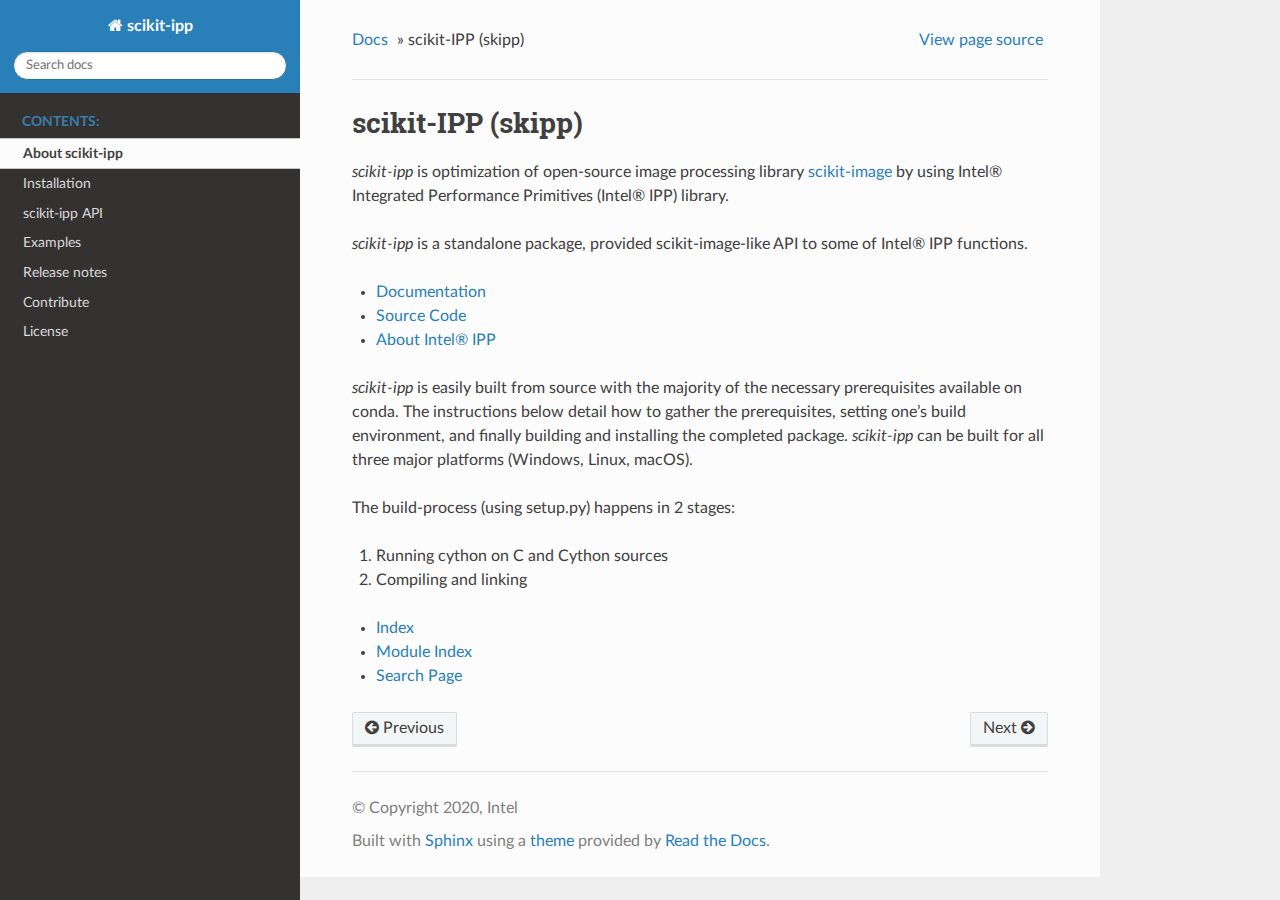
<file: index.html>
<!DOCTYPE html>
<!--[if IE 8]><html class="no-js lt-ie9" lang="en" > <![endif]-->
<!--[if gt IE 8]><!--> <html class="no-js" lang="en" > <!--<![endif]-->
<head>
  <meta charset="utf-8">
  
  <meta name="viewport" content="width=device-width, initial-scale=1.0">
  
  <title>scikit-IPP (skipp) &mdash; scikit-ipp v1.2.0 documentation</title>
  

  
  
  
  

  
  <script type="text/javascript" src="_static/js/modernizr.min.js"></script>
  
    
      <script type="text/javascript" id="documentation_options" data-url_root="./" src="_static/documentation_options.js"></script>
        <script src="_static/jquery.js"></script>
        <script src="_static/underscore.js"></script>
        <script src="_static/doctools.js"></script>
        <script src="_static/language_data.js"></script>
    
    <script type="text/javascript" src="_static/js/theme.js"></script>

    

  
  <link rel="stylesheet" href="_static/css/theme.css" type="text/css" />
  <link rel="stylesheet" href="_static/pygments.css" type="text/css" />
  <link rel="stylesheet" href="_static/gallery.css" type="text/css" />
  <link rel="stylesheet" href="_static/gallery-binder.css" type="text/css" />
  <link rel="stylesheet" href="_static/gallery-dataframe.css" type="text/css" />
    <link rel="index" title="Index" href="genindex.html" />
    <link rel="search" title="Search" href="search.html" />
    <link rel="next" title="Installation" href="installing.html" />
    <link rel="prev" title="Contents" href="contents.html" /> 
</head>

<body class="wy-body-for-nav">

   
  <div class="wy-grid-for-nav">
    
    <nav data-toggle="wy-nav-shift" class="wy-nav-side">
      <div class="wy-side-scroll">
        <div class="wy-side-nav-search" >
          

          
            <a href="contents.html" class="icon icon-home"> scikit-ipp
          

          
          </a>

          
            
            
          

          
<div role="search">
  <form id="rtd-search-form" class="wy-form" action="search.html" method="get">
    <input type="text" name="q" placeholder="Search docs" />
    <input type="hidden" name="check_keywords" value="yes" />
    <input type="hidden" name="area" value="default" />
  </form>
</div>

          
        </div>

        <div class="wy-menu wy-menu-vertical" data-spy="affix" role="navigation" aria-label="main navigation">
          
            
            
              
            
            
              <p class="caption"><span class="caption-text">Contents:</span></p>
<ul class="current">
<li class="toctree-l1 current"><a class="current reference internal" href="#">About scikit-ipp</a></li>
<li class="toctree-l1"><a class="reference internal" href="installing.html">Installation</a></li>
<li class="toctree-l1"><a class="reference internal" href="api.html">scikit-ipp API</a></li>
<li class="toctree-l1"><a class="reference internal" href="examples.html">Examples</a></li>
<li class="toctree-l1"><a class="reference internal" href="release_notes.html">Release notes</a></li>
<li class="toctree-l1"><a class="reference internal" href="contribute.html">Contribute</a></li>
<li class="toctree-l1"><a class="reference internal" href="license.html">License</a></li>
</ul>

            
          
        </div>
      </div>
    </nav>

    <section data-toggle="wy-nav-shift" class="wy-nav-content-wrap">

      
      <nav class="wy-nav-top" aria-label="top navigation">
        
          <i data-toggle="wy-nav-top" class="fa fa-bars"></i>
          <a href="contents.html">scikit-ipp</a>
        
      </nav>


      <div class="wy-nav-content">
        
        <div class="rst-content">
        
          















<div role="navigation" aria-label="breadcrumbs navigation">

  <ul class="wy-breadcrumbs">
    
      <li><a href="contents.html">Docs</a> &raquo;</li>
        
      <li>scikit-IPP (skipp)</li>
    
    
      <li class="wy-breadcrumbs-aside">
        
            
            <a href="_sources/index.rst.txt" rel="nofollow"> View page source</a>
          
        
      </li>
    
  </ul>

  
  <hr/>
</div>
          <div role="main" class="document" itemscope="itemscope" itemtype="http://schema.org/Article">
           <div itemprop="articleBody">
            
  <div class="section" id="scikit-ipp-skipp">
<h1>scikit-IPP (skipp)<a class="headerlink" href="#scikit-ipp-skipp" title="Permalink to this headline">¶</a></h1>
<p><cite>scikit-ipp</cite> is optimization of open-source image processing library <a class="reference external" href="https://scikit-image.org/">scikit-image</a> by using Intel® Integrated Performance Primitives (Intel® IPP) library.</p>
<p><cite>scikit-ipp</cite> is a standalone package, provided scikit-image-like API to some of Intel® IPP functions.</p>
<ul class="simple">
<li><p><a class="reference external" href="https://github.intel.com/pages/SAT/scikit-ipp/">Documentation</a></p></li>
<li><p><a class="reference external" href="https://github.intel.com/SAT/scikit-ipp">Source Code</a></p></li>
<li><p><a class="reference external" href="https://software.intel.com/en-us/intel-ipp">About Intel® IPP</a></p></li>
</ul>
<p><cite>scikit-ipp</cite> is easily built from source with the majority of the necessary prerequisites available on conda.  The instructions below detail how to gather the prerequisites, setting one’s build environment, and finally building and installing the completed package.  <cite>scikit-ipp</cite> can be built for all three major platforms (Windows, Linux, macOS).</p>
<p>The build-process (using setup.py) happens in 2 stages:</p>
<ol class="arabic simple">
<li><p>Running cython on C and Cython sources</p></li>
<li><p>Compiling and linking</p></li>
</ol>
<ul class="simple">
<li><p><a class="reference internal" href="genindex.html"><span class="std std-ref">Index</span></a></p></li>
<li><p><a class="reference internal" href="py-modindex.html"><span class="std std-ref">Module Index</span></a></p></li>
<li><p><a class="reference internal" href="search.html"><span class="std std-ref">Search Page</span></a></p></li>
</ul>
</div>


           </div>
           
          </div>
          <footer>
  
    <div class="rst-footer-buttons" role="navigation" aria-label="footer navigation">
      
        <a href="installing.html" class="btn btn-neutral float-right" title="Installation" accesskey="n" rel="next">Next <span class="fa fa-arrow-circle-right"></span></a>
      
      
        <a href="contents.html" class="btn btn-neutral float-left" title="Contents" accesskey="p" rel="prev"><span class="fa fa-arrow-circle-left"></span> Previous</a>
      
    </div>
  

  <hr/>

  <div role="contentinfo">
    <p>
        &copy; Copyright 2020, Intel

    </p>
  </div>
  Built with <a href="http://sphinx-doc.org/">Sphinx</a> using a <a href="https://github.com/rtfd/sphinx_rtd_theme">theme</a> provided by <a href="https://readthedocs.org">Read the Docs</a>. 

</footer>

        </div>
      </div>

    </section>

  </div>
  


  <script type="text/javascript">
      jQuery(function () {
          SphinxRtdTheme.Navigation.enable(true);
      });
  </script>

  
  
    
   

</body>
</html>
</file>
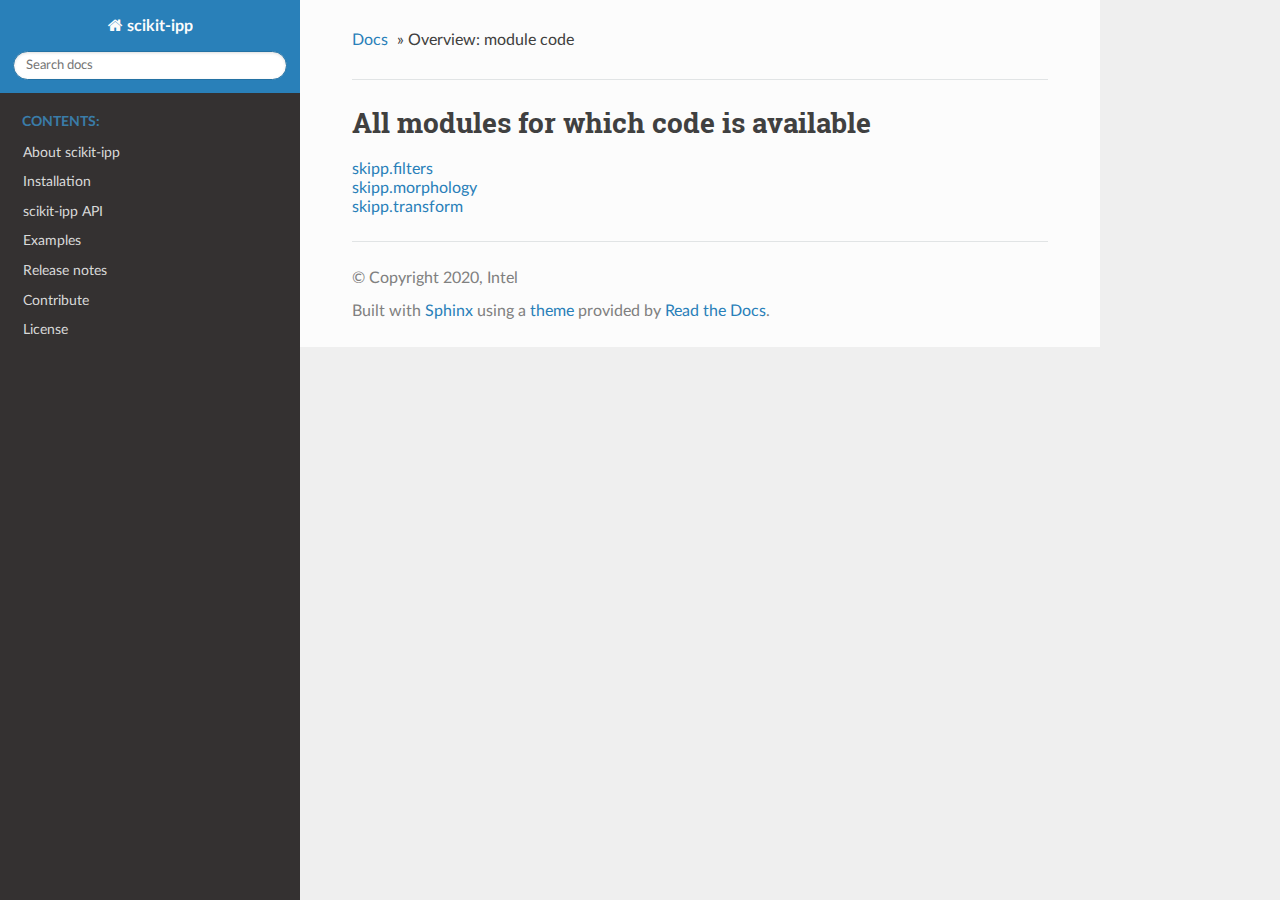
<file: _modules/index.html>
<!DOCTYPE html>
<!--[if IE 8]><html class="no-js lt-ie9" lang="en" > <![endif]-->
<!--[if gt IE 8]><!--> <html class="no-js" lang="en" > <!--<![endif]-->
<head>
  <meta charset="utf-8">
  
  <meta name="viewport" content="width=device-width, initial-scale=1.0">
  
  <title>Overview: module code &mdash; scikit-ipp v1.2.0 documentation</title>
  

  
  
  
  

  
  <script type="text/javascript" src="../_static/js/modernizr.min.js"></script>
  
    
      <script type="text/javascript" id="documentation_options" data-url_root="../" src="../_static/documentation_options.js"></script>
        <script src="../_static/jquery.js"></script>
        <script src="../_static/underscore.js"></script>
        <script src="../_static/doctools.js"></script>
        <script src="../_static/language_data.js"></script>
    
    <script type="text/javascript" src="../_static/js/theme.js"></script>

    

  
  <link rel="stylesheet" href="../_static/css/theme.css" type="text/css" />
  <link rel="stylesheet" href="../_static/pygments.css" type="text/css" />
  <link rel="stylesheet" href="../_static/gallery.css" type="text/css" />
  <link rel="stylesheet" href="../_static/gallery-binder.css" type="text/css" />
  <link rel="stylesheet" href="../_static/gallery-dataframe.css" type="text/css" />
    <link rel="index" title="Index" href="../genindex.html" />
    <link rel="search" title="Search" href="../search.html" /> 
</head>

<body class="wy-body-for-nav">

   
  <div class="wy-grid-for-nav">
    
    <nav data-toggle="wy-nav-shift" class="wy-nav-side">
      <div class="wy-side-scroll">
        <div class="wy-side-nav-search" >
          

          
            <a href="../contents.html" class="icon icon-home"> scikit-ipp
          

          
          </a>

          
            
            
          

          
<div role="search">
  <form id="rtd-search-form" class="wy-form" action="../search.html" method="get">
    <input type="text" name="q" placeholder="Search docs" />
    <input type="hidden" name="check_keywords" value="yes" />
    <input type="hidden" name="area" value="default" />
  </form>
</div>

          
        </div>

        <div class="wy-menu wy-menu-vertical" data-spy="affix" role="navigation" aria-label="main navigation">
          
            
            
              
            
            
              <p class="caption"><span class="caption-text">Contents:</span></p>
<ul>
<li class="toctree-l1"><a class="reference internal" href="../index.html">About scikit-ipp</a></li>
<li class="toctree-l1"><a class="reference internal" href="../installing.html">Installation</a></li>
<li class="toctree-l1"><a class="reference internal" href="../api.html">scikit-ipp API</a></li>
<li class="toctree-l1"><a class="reference internal" href="../examples.html">Examples</a></li>
<li class="toctree-l1"><a class="reference internal" href="../release_notes.html">Release notes</a></li>
<li class="toctree-l1"><a class="reference internal" href="../contribute.html">Contribute</a></li>
<li class="toctree-l1"><a class="reference internal" href="../license.html">License</a></li>
</ul>

            
          
        </div>
      </div>
    </nav>

    <section data-toggle="wy-nav-shift" class="wy-nav-content-wrap">

      
      <nav class="wy-nav-top" aria-label="top navigation">
        
          <i data-toggle="wy-nav-top" class="fa fa-bars"></i>
          <a href="../contents.html">scikit-ipp</a>
        
      </nav>


      <div class="wy-nav-content">
        
        <div class="rst-content">
        
          















<div role="navigation" aria-label="breadcrumbs navigation">

  <ul class="wy-breadcrumbs">
    
      <li><a href="../contents.html">Docs</a> &raquo;</li>
        
      <li>Overview: module code</li>
    
    
      <li class="wy-breadcrumbs-aside">
        
      </li>
    
  </ul>

  
  <hr/>
</div>
          <div role="main" class="document" itemscope="itemscope" itemtype="http://schema.org/Article">
           <div itemprop="articleBody">
            
  <h1>All modules for which code is available</h1>
<ul><li><a href="skipp/filters.html">skipp.filters</a></li>
<li><a href="skipp/morphology.html">skipp.morphology</a></li>
<li><a href="skipp/transform.html">skipp.transform</a></li>
</ul>

           </div>
           
          </div>
          <footer>
  

  <hr/>

  <div role="contentinfo">
    <p>
        &copy; Copyright 2020, Intel

    </p>
  </div>
  Built with <a href="http://sphinx-doc.org/">Sphinx</a> using a <a href="https://github.com/rtfd/sphinx_rtd_theme">theme</a> provided by <a href="https://readthedocs.org">Read the Docs</a>. 

</footer>

        </div>
      </div>

    </section>

  </div>
  


  <script type="text/javascript">
      jQuery(function () {
          SphinxRtdTheme.Navigation.enable(true);
      });
  </script>

  
  
    
   

</body>
</html>
</file>
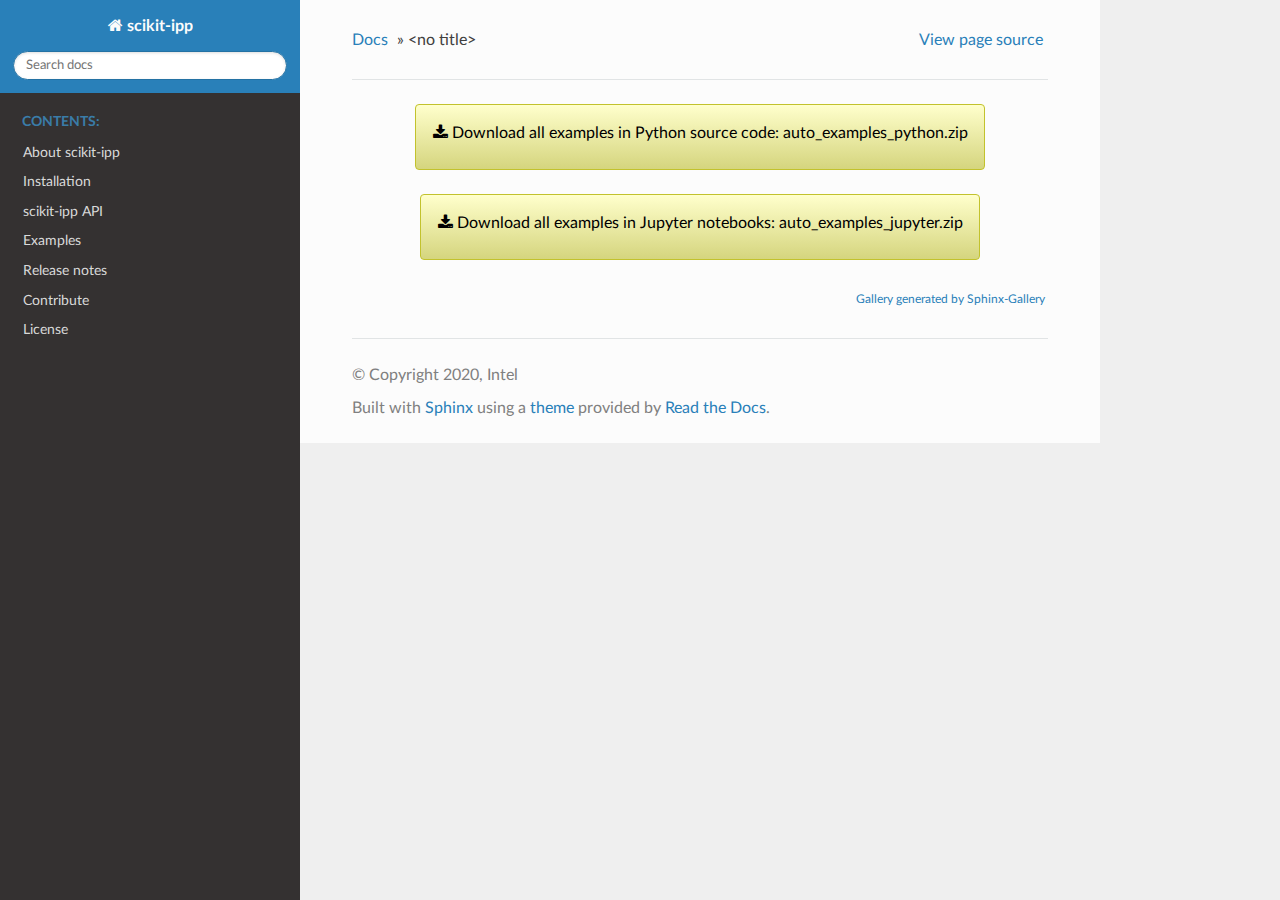
<file: auto_examples/index.html>
<!DOCTYPE html>
<!--[if IE 8]><html class="no-js lt-ie9" lang="en" > <![endif]-->
<!--[if gt IE 8]><!--> <html class="no-js" lang="en" > <!--<![endif]-->
<head>
  <meta charset="utf-8">
  
  <meta name="viewport" content="width=device-width, initial-scale=1.0">
  
  <title>&lt;no title&gt; &mdash; scikit-ipp v1.2.0 documentation</title>
  

  
  
  
  

  
  <script type="text/javascript" src="../_static/js/modernizr.min.js"></script>
  
    
      <script type="text/javascript" id="documentation_options" data-url_root="../" src="../_static/documentation_options.js"></script>
        <script src="../_static/jquery.js"></script>
        <script src="../_static/underscore.js"></script>
        <script src="../_static/doctools.js"></script>
        <script src="../_static/language_data.js"></script>
    
    <script type="text/javascript" src="../_static/js/theme.js"></script>

    

  
  <link rel="stylesheet" href="../_static/css/theme.css" type="text/css" />
  <link rel="stylesheet" href="../_static/pygments.css" type="text/css" />
  <link rel="stylesheet" href="../_static/gallery.css" type="text/css" />
  <link rel="stylesheet" href="../_static/gallery-binder.css" type="text/css" />
  <link rel="stylesheet" href="../_static/gallery-dataframe.css" type="text/css" />
    <link rel="index" title="Index" href="../genindex.html" />
    <link rel="search" title="Search" href="../search.html" /> 
</head>

<body class="wy-body-for-nav">

   
  <div class="wy-grid-for-nav">
    
    <nav data-toggle="wy-nav-shift" class="wy-nav-side">
      <div class="wy-side-scroll">
        <div class="wy-side-nav-search" >
          

          
            <a href="../contents.html" class="icon icon-home"> scikit-ipp
          

          
          </a>

          
            
            
          

          
<div role="search">
  <form id="rtd-search-form" class="wy-form" action="../search.html" method="get">
    <input type="text" name="q" placeholder="Search docs" />
    <input type="hidden" name="check_keywords" value="yes" />
    <input type="hidden" name="area" value="default" />
  </form>
</div>

          
        </div>

        <div class="wy-menu wy-menu-vertical" data-spy="affix" role="navigation" aria-label="main navigation">
          
            
            
              
            
            
              <p class="caption"><span class="caption-text">Contents:</span></p>
<ul>
<li class="toctree-l1"><a class="reference internal" href="../index.html">About scikit-ipp</a></li>
<li class="toctree-l1"><a class="reference internal" href="../installing.html">Installation</a></li>
<li class="toctree-l1"><a class="reference internal" href="../api.html">scikit-ipp API</a></li>
<li class="toctree-l1"><a class="reference internal" href="../examples.html">Examples</a></li>
<li class="toctree-l1"><a class="reference internal" href="../release_notes.html">Release notes</a></li>
<li class="toctree-l1"><a class="reference internal" href="../contribute.html">Contribute</a></li>
<li class="toctree-l1"><a class="reference internal" href="../license.html">License</a></li>
</ul>

            
          
        </div>
      </div>
    </nav>

    <section data-toggle="wy-nav-shift" class="wy-nav-content-wrap">

      
      <nav class="wy-nav-top" aria-label="top navigation">
        
          <i data-toggle="wy-nav-top" class="fa fa-bars"></i>
          <a href="../contents.html">scikit-ipp</a>
        
      </nav>


      <div class="wy-nav-content">
        
        <div class="rst-content">
        
          















<div role="navigation" aria-label="breadcrumbs navigation">

  <ul class="wy-breadcrumbs">
    
      <li><a href="../contents.html">Docs</a> &raquo;</li>
        
      <li>&lt;no title&gt;</li>
    
    
      <li class="wy-breadcrumbs-aside">
        
            
            <a href="../_sources/auto_examples/index.rst.txt" rel="nofollow"> View page source</a>
          
        
      </li>
    
  </ul>

  
  <hr/>
</div>
          <div role="main" class="document" itemscope="itemscope" itemtype="http://schema.org/Article">
           <div itemprop="articleBody">
            
  <div class="sphx-glr-clear"></div><div class="sphx-glr-footer class sphx-glr-footer-gallery docutils container">
<div class="sphx-glr-download sphx-glr-download-python docutils container">
<p><a class="reference download internal" download="" href="../_downloads/d6992ae48c94a0f0f563f556a3c10388/auto_examples_python.zip"><code class="xref download docutils literal notranslate"><span class="pre">Download</span> <span class="pre">all</span> <span class="pre">examples</span> <span class="pre">in</span> <span class="pre">Python</span> <span class="pre">source</span> <span class="pre">code:</span> <span class="pre">auto_examples_python.zip</span></code></a></p>
</div>
<div class="sphx-glr-download sphx-glr-download-jupyter docutils container">
<p><a class="reference download internal" download="" href="../_downloads/915e29e1ef49af1fe7651b06f716f9c9/auto_examples_jupyter.zip"><code class="xref download docutils literal notranslate"><span class="pre">Download</span> <span class="pre">all</span> <span class="pre">examples</span> <span class="pre">in</span> <span class="pre">Jupyter</span> <span class="pre">notebooks:</span> <span class="pre">auto_examples_jupyter.zip</span></code></a></p>
</div>
</div>
<p class="sphx-glr-signature"><a class="reference external" href="https://sphinx-gallery.github.io">Gallery generated by Sphinx-Gallery</a></p>


           </div>
           
          </div>
          <footer>
  

  <hr/>

  <div role="contentinfo">
    <p>
        &copy; Copyright 2020, Intel

    </p>
  </div>
  Built with <a href="http://sphinx-doc.org/">Sphinx</a> using a <a href="https://github.com/rtfd/sphinx_rtd_theme">theme</a> provided by <a href="https://readthedocs.org">Read the Docs</a>. 

</footer>

        </div>
      </div>

    </section>

  </div>
  


  <script type="text/javascript">
      jQuery(function () {
          SphinxRtdTheme.Navigation.enable(true);
      });
  </script>

  
  
    
   

</body>
</html>
</file>
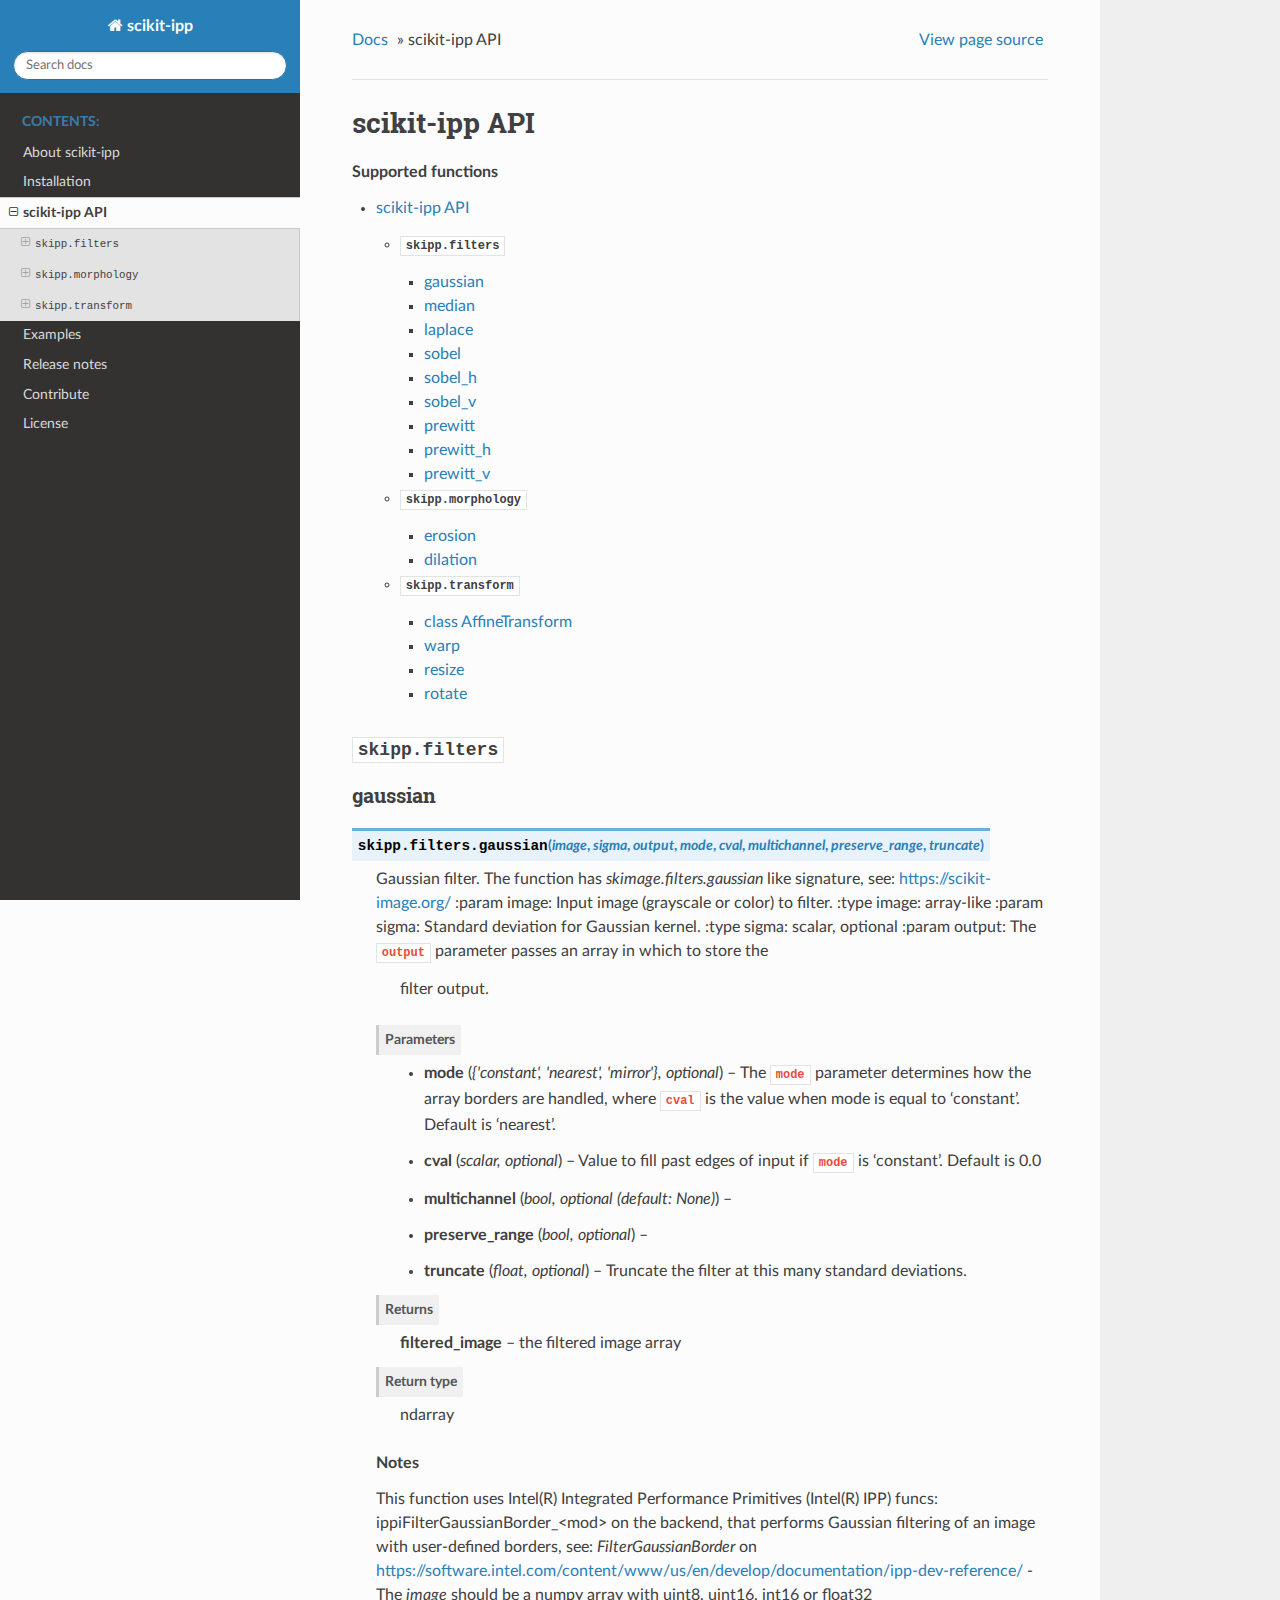
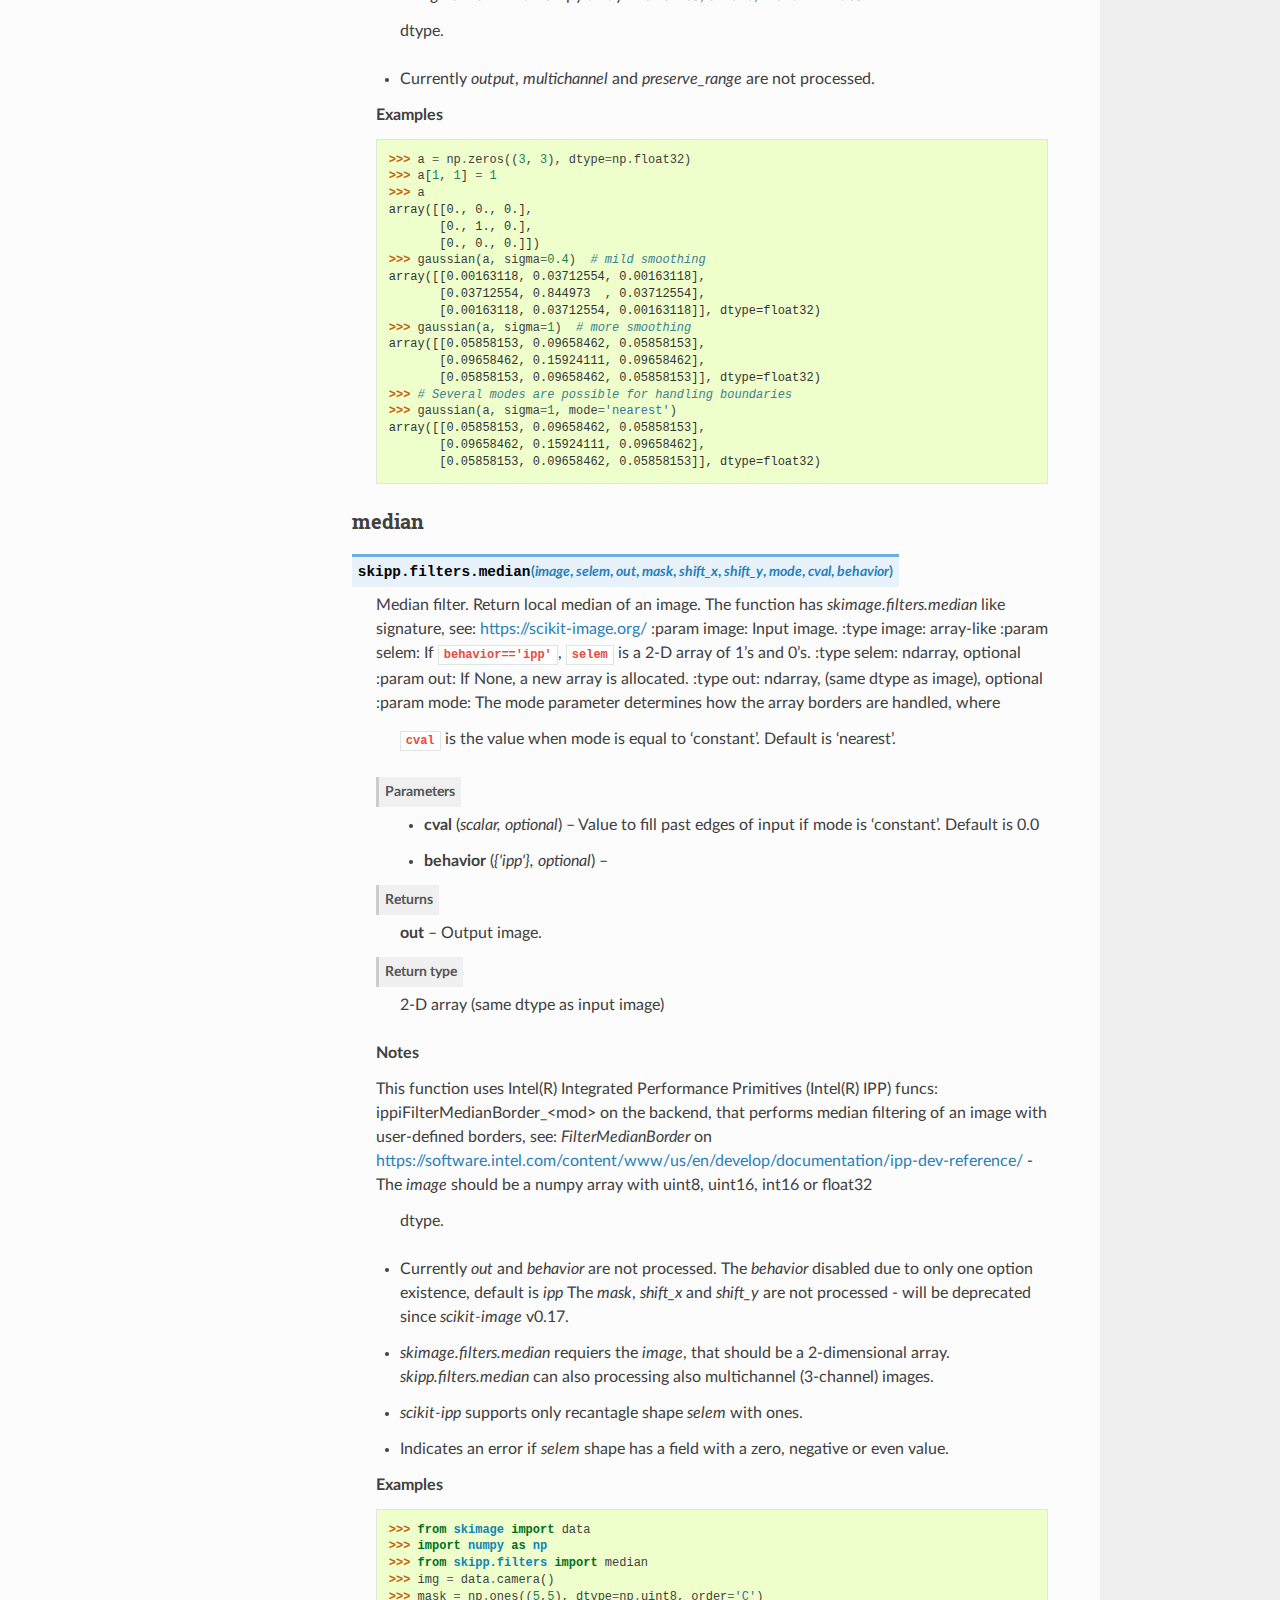
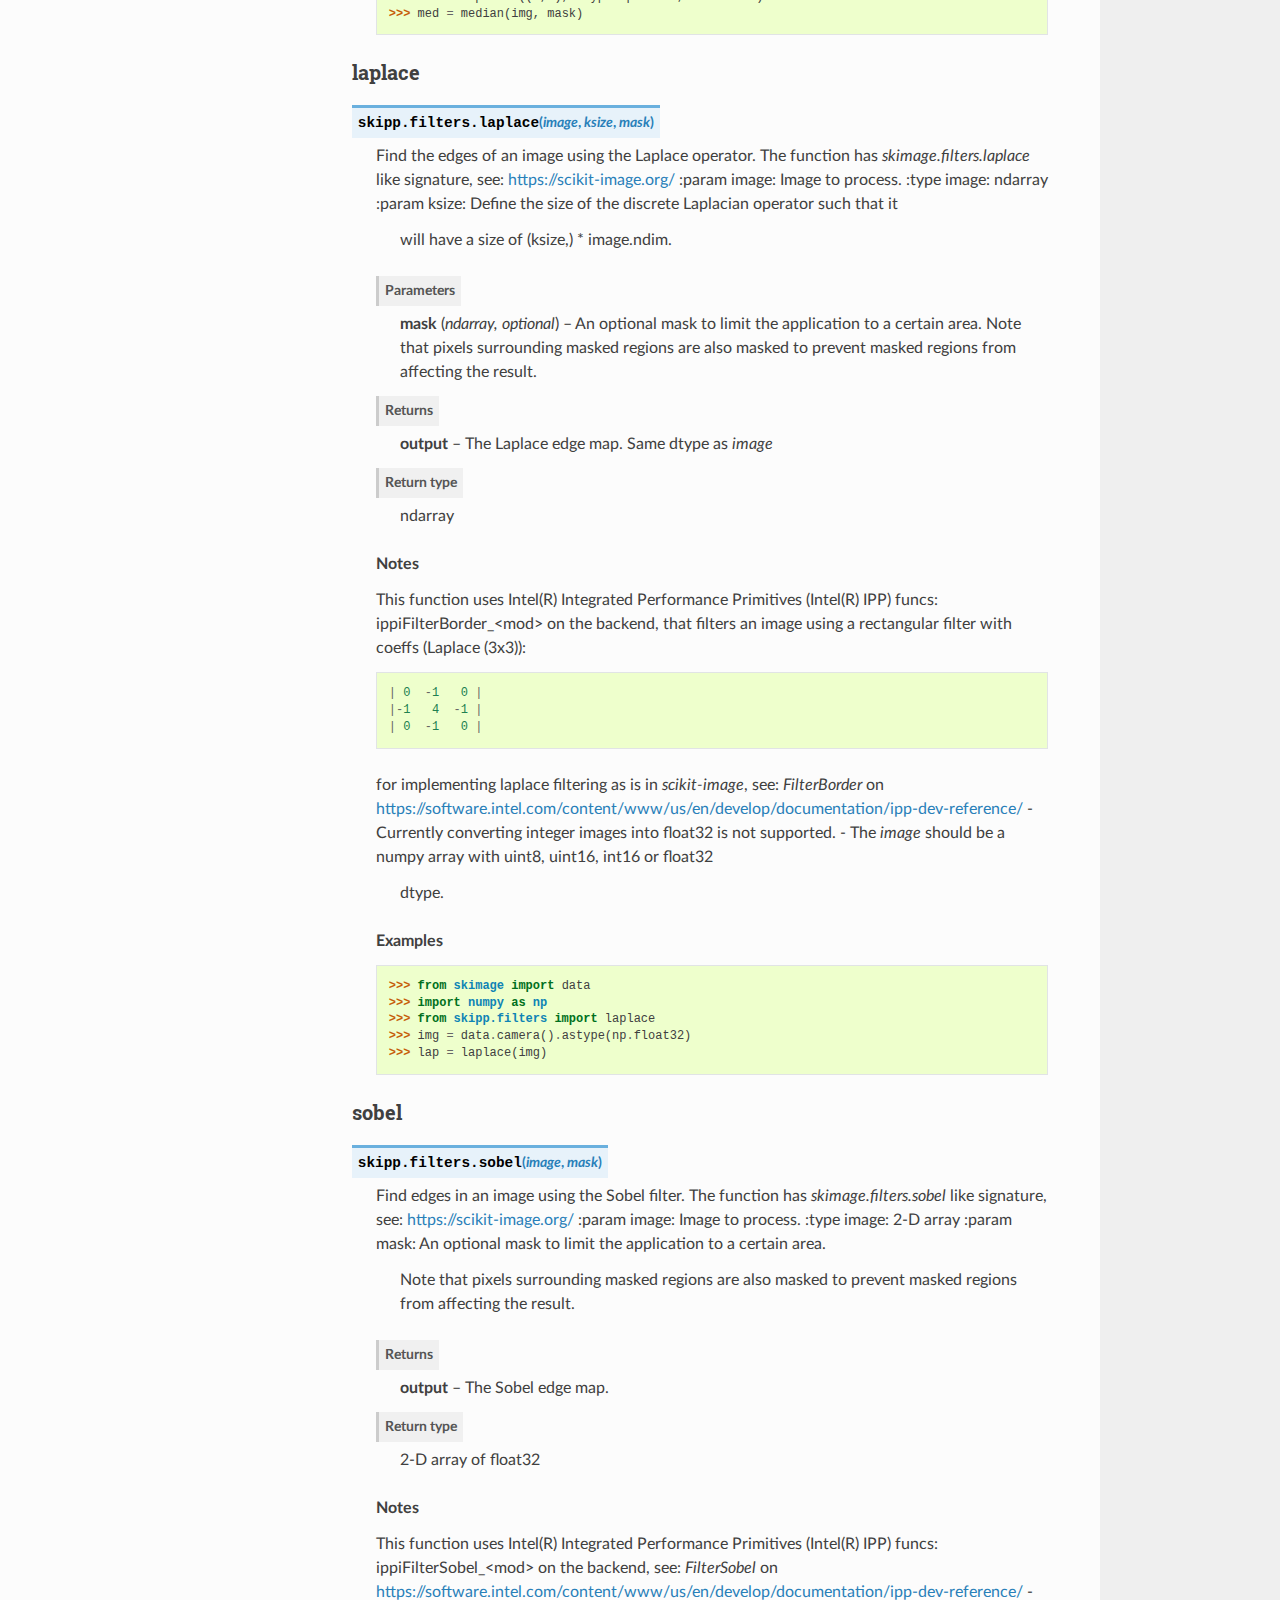
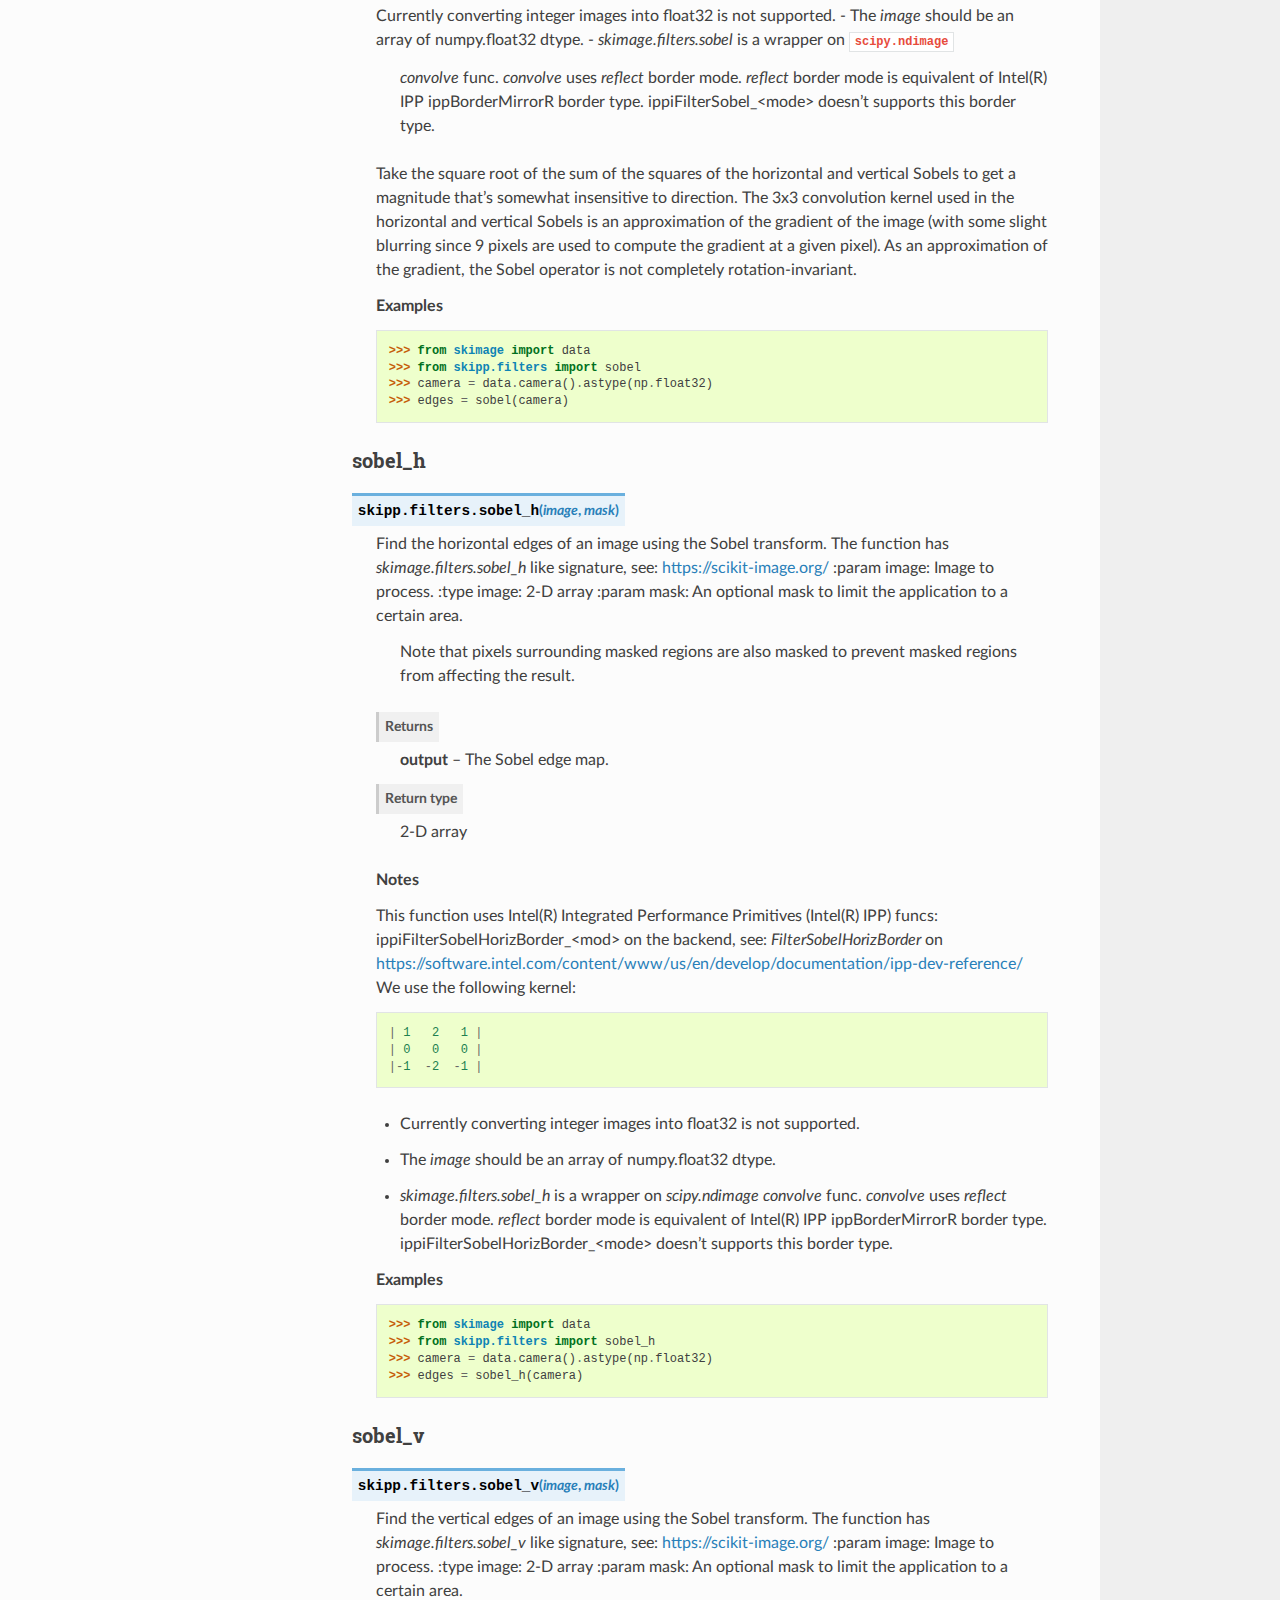
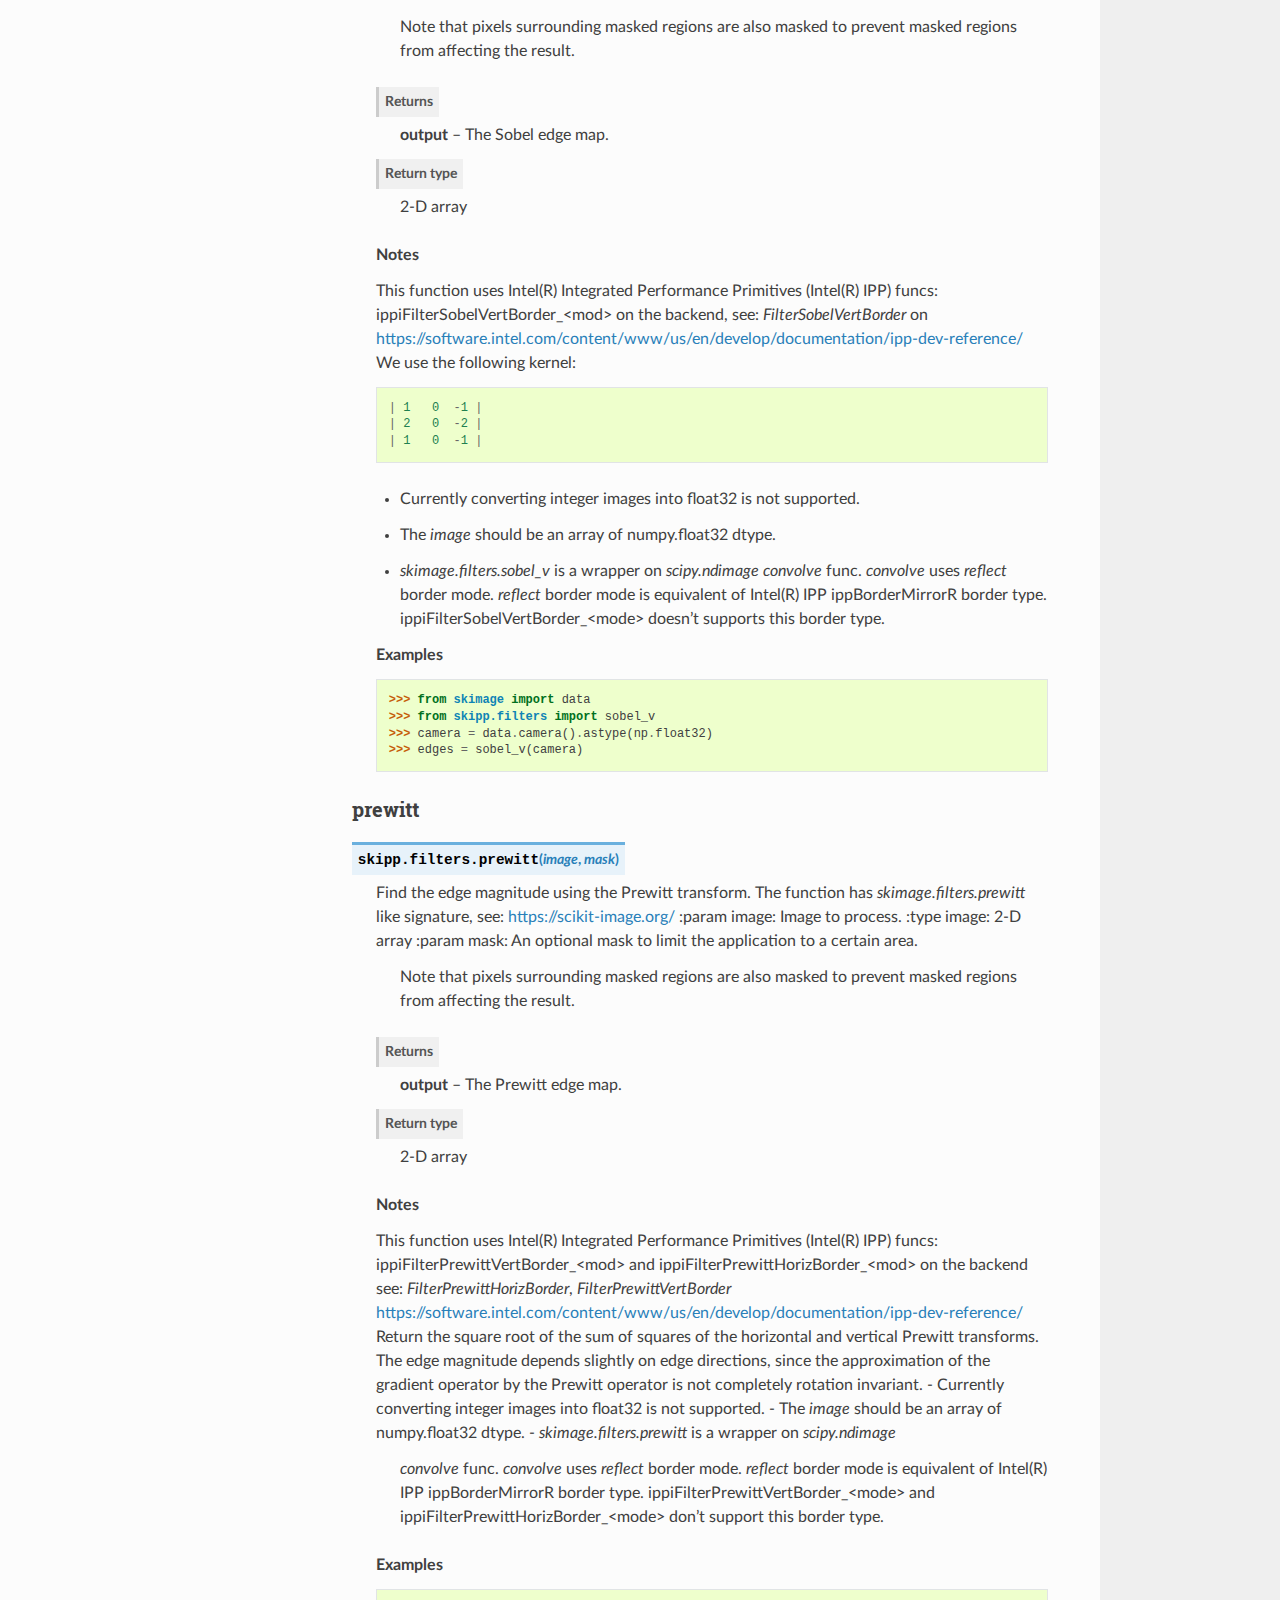
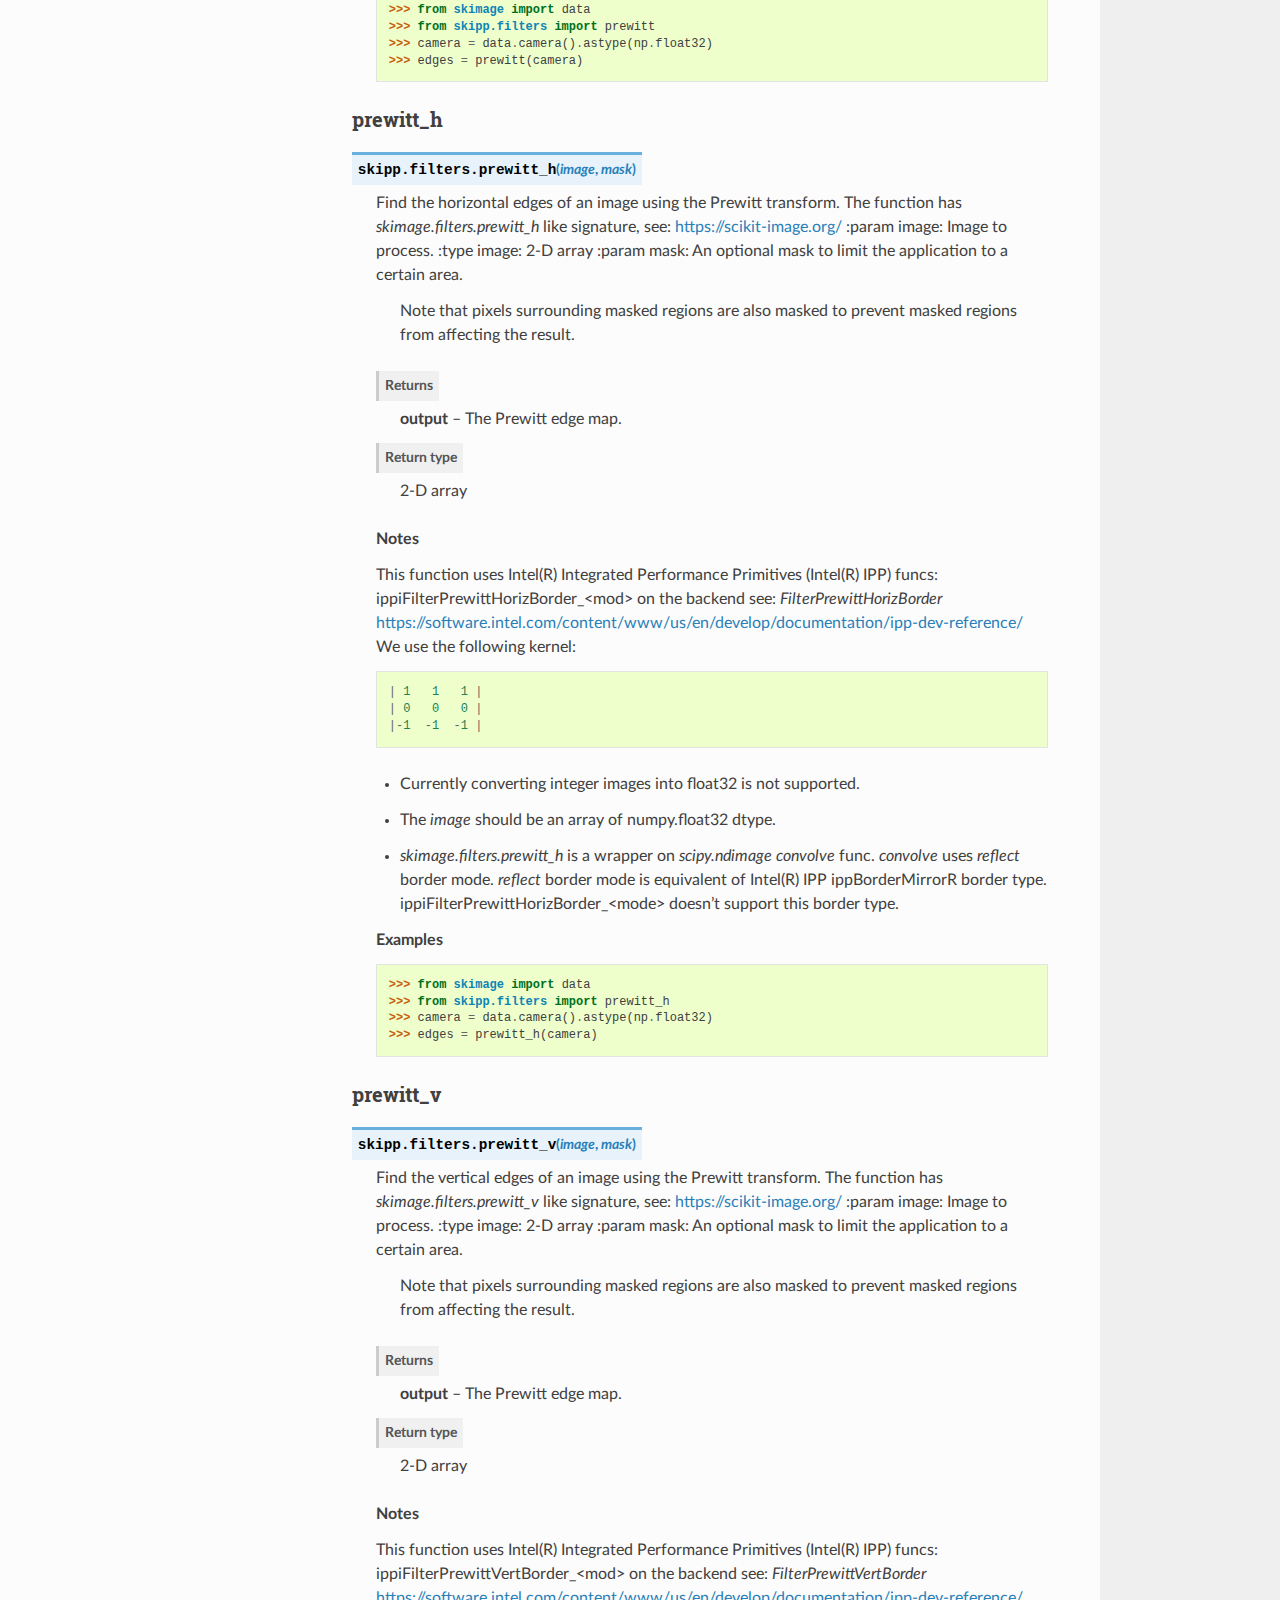
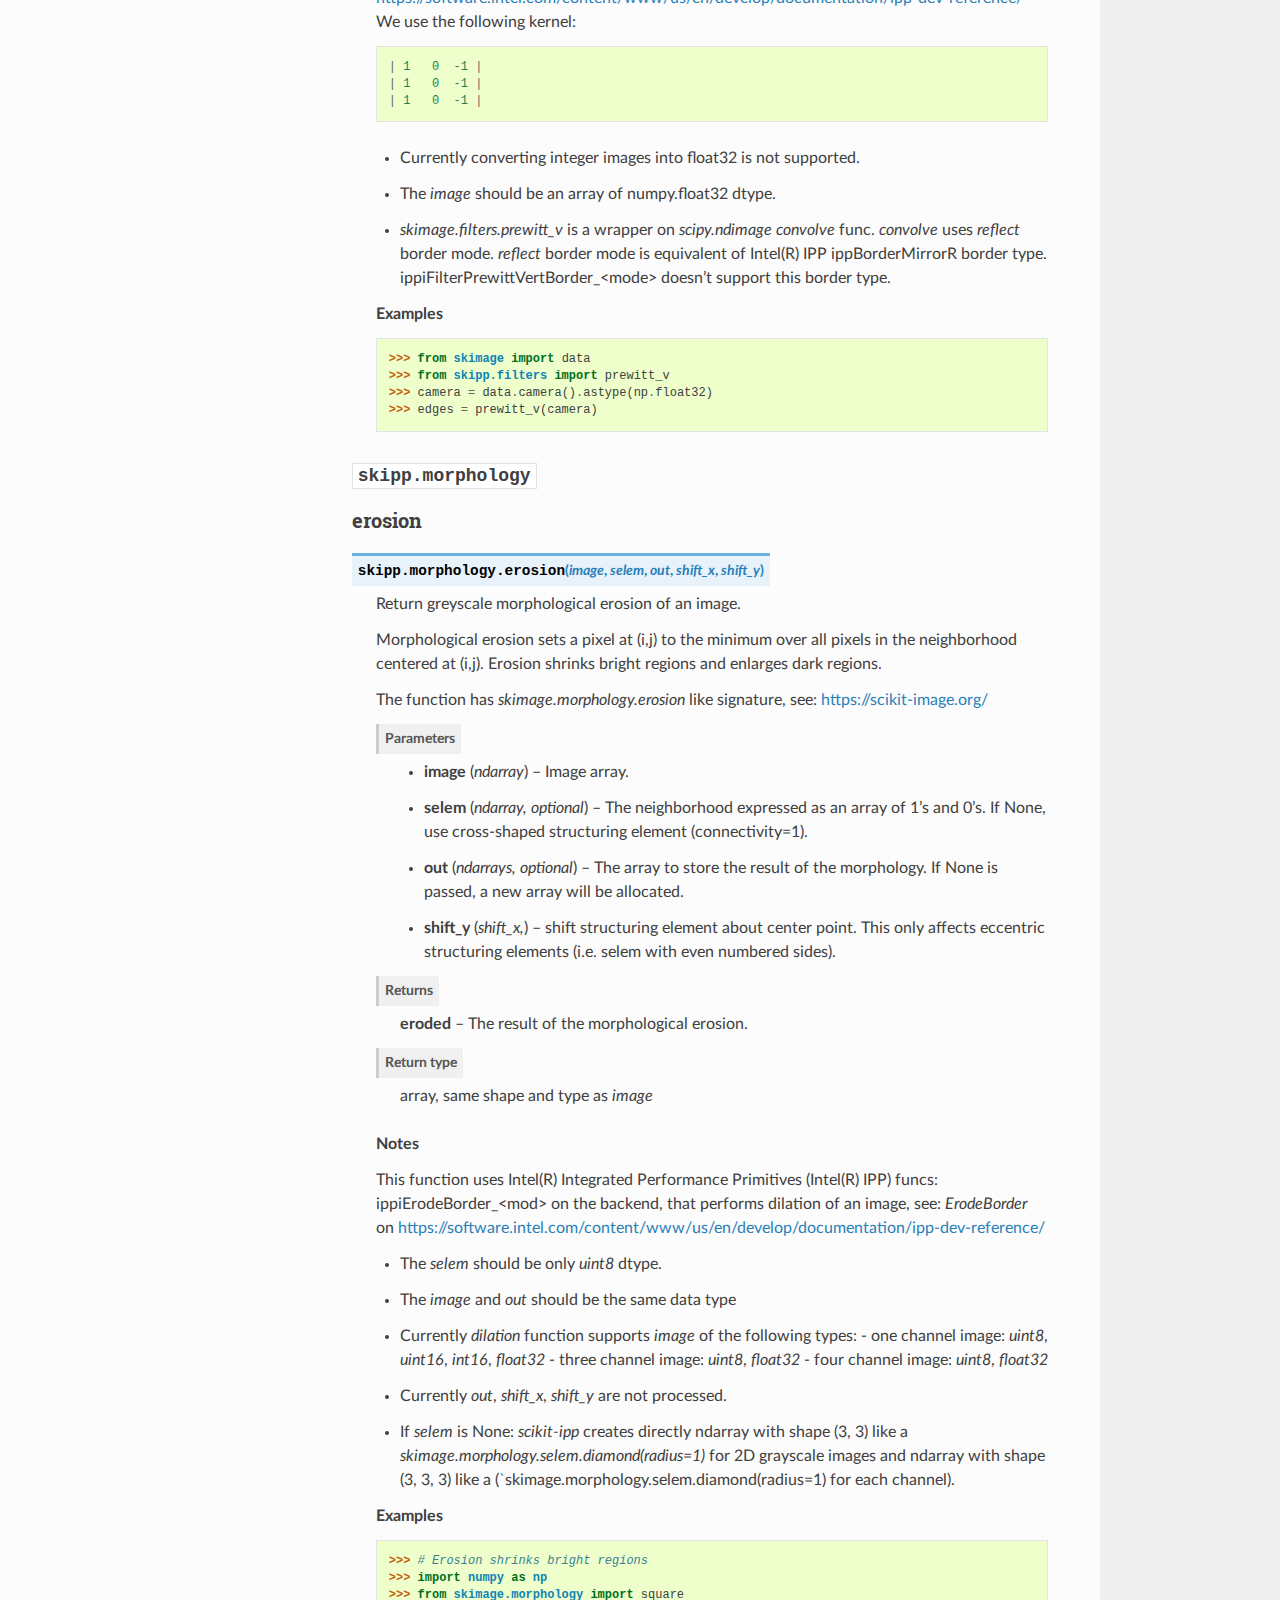
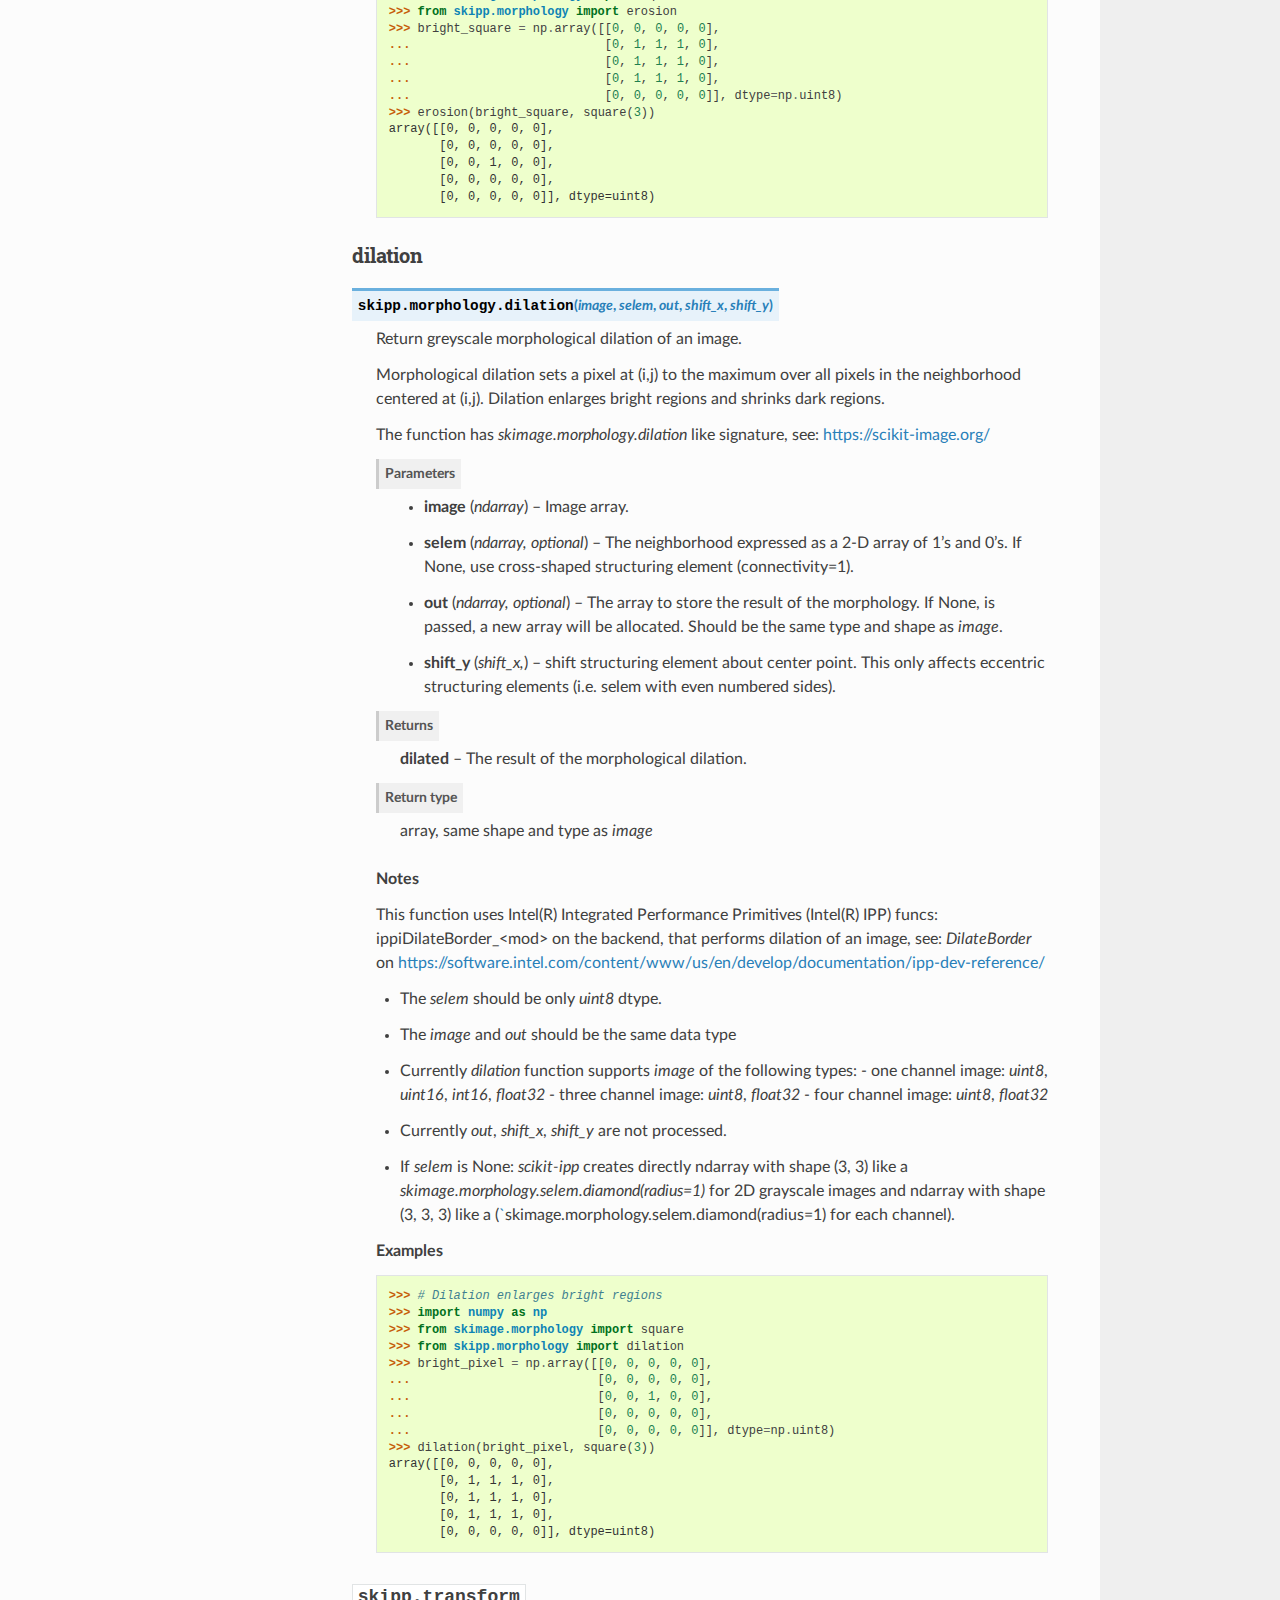
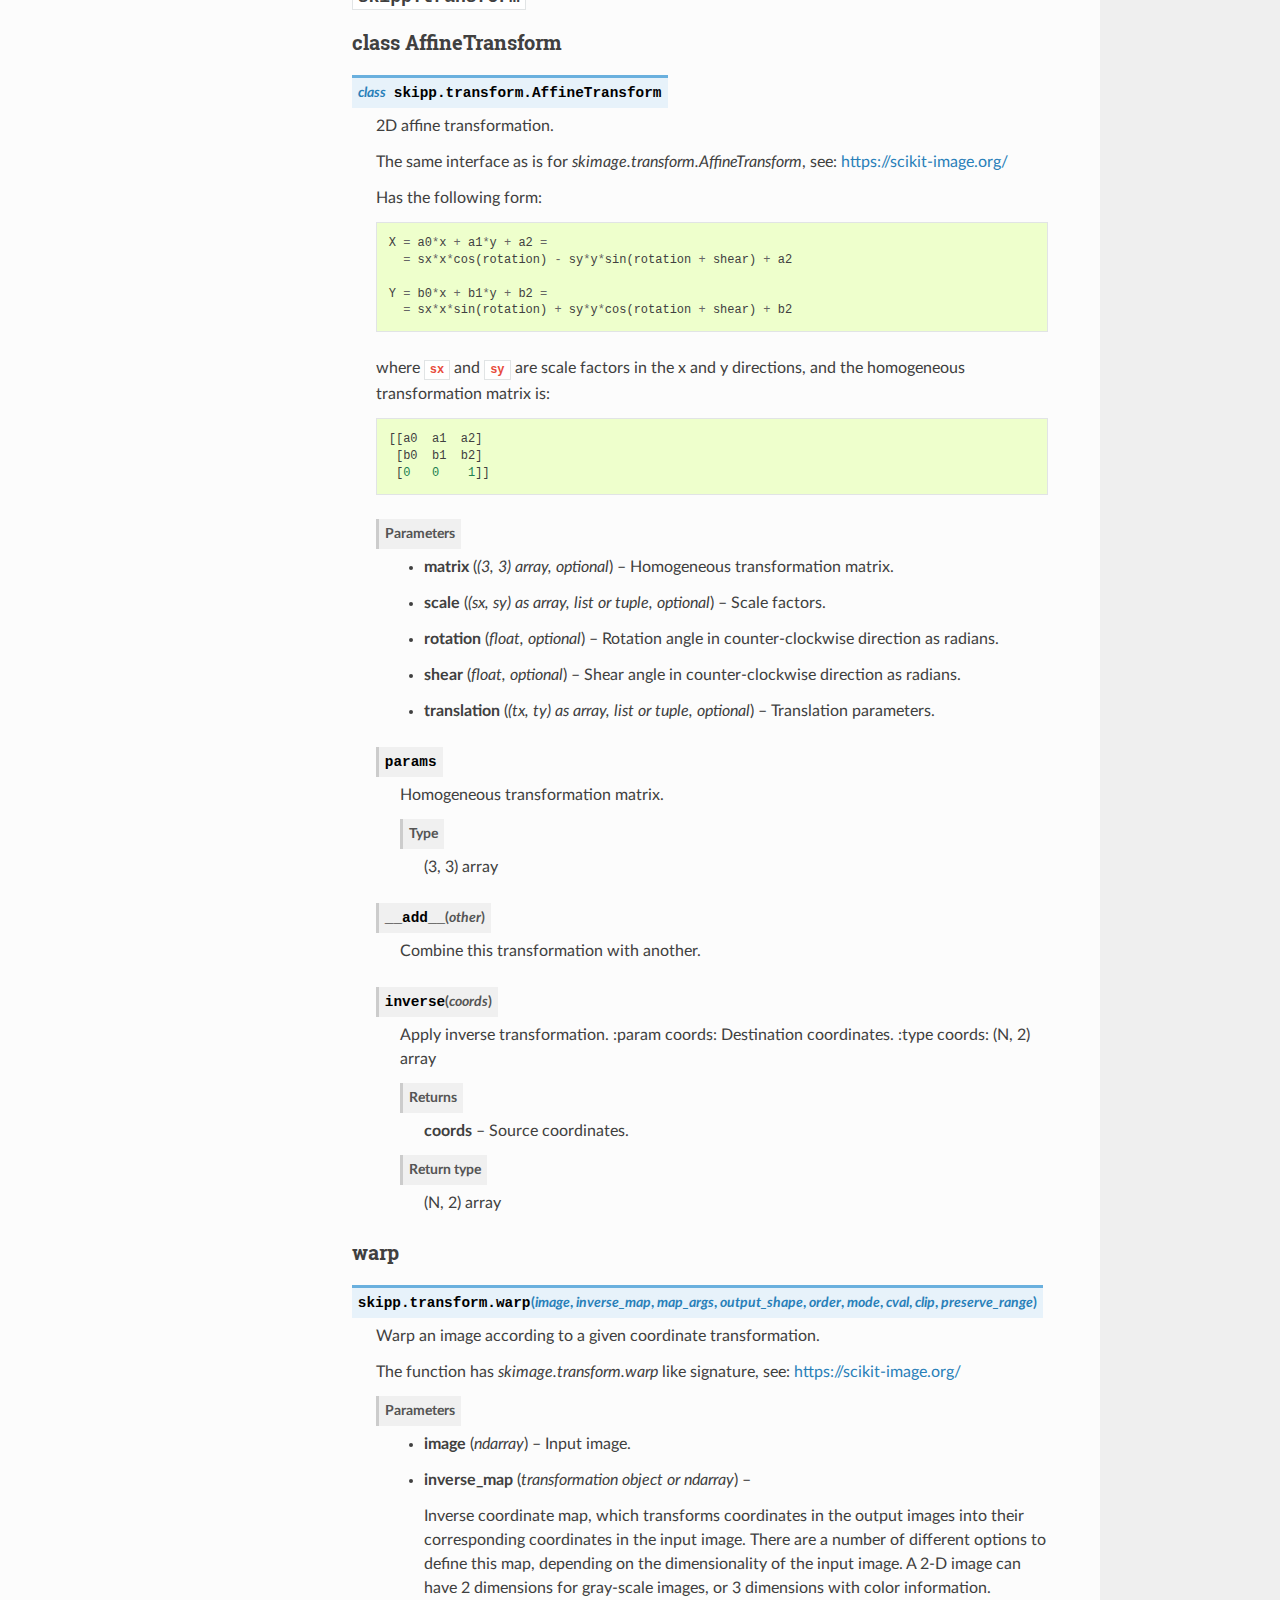
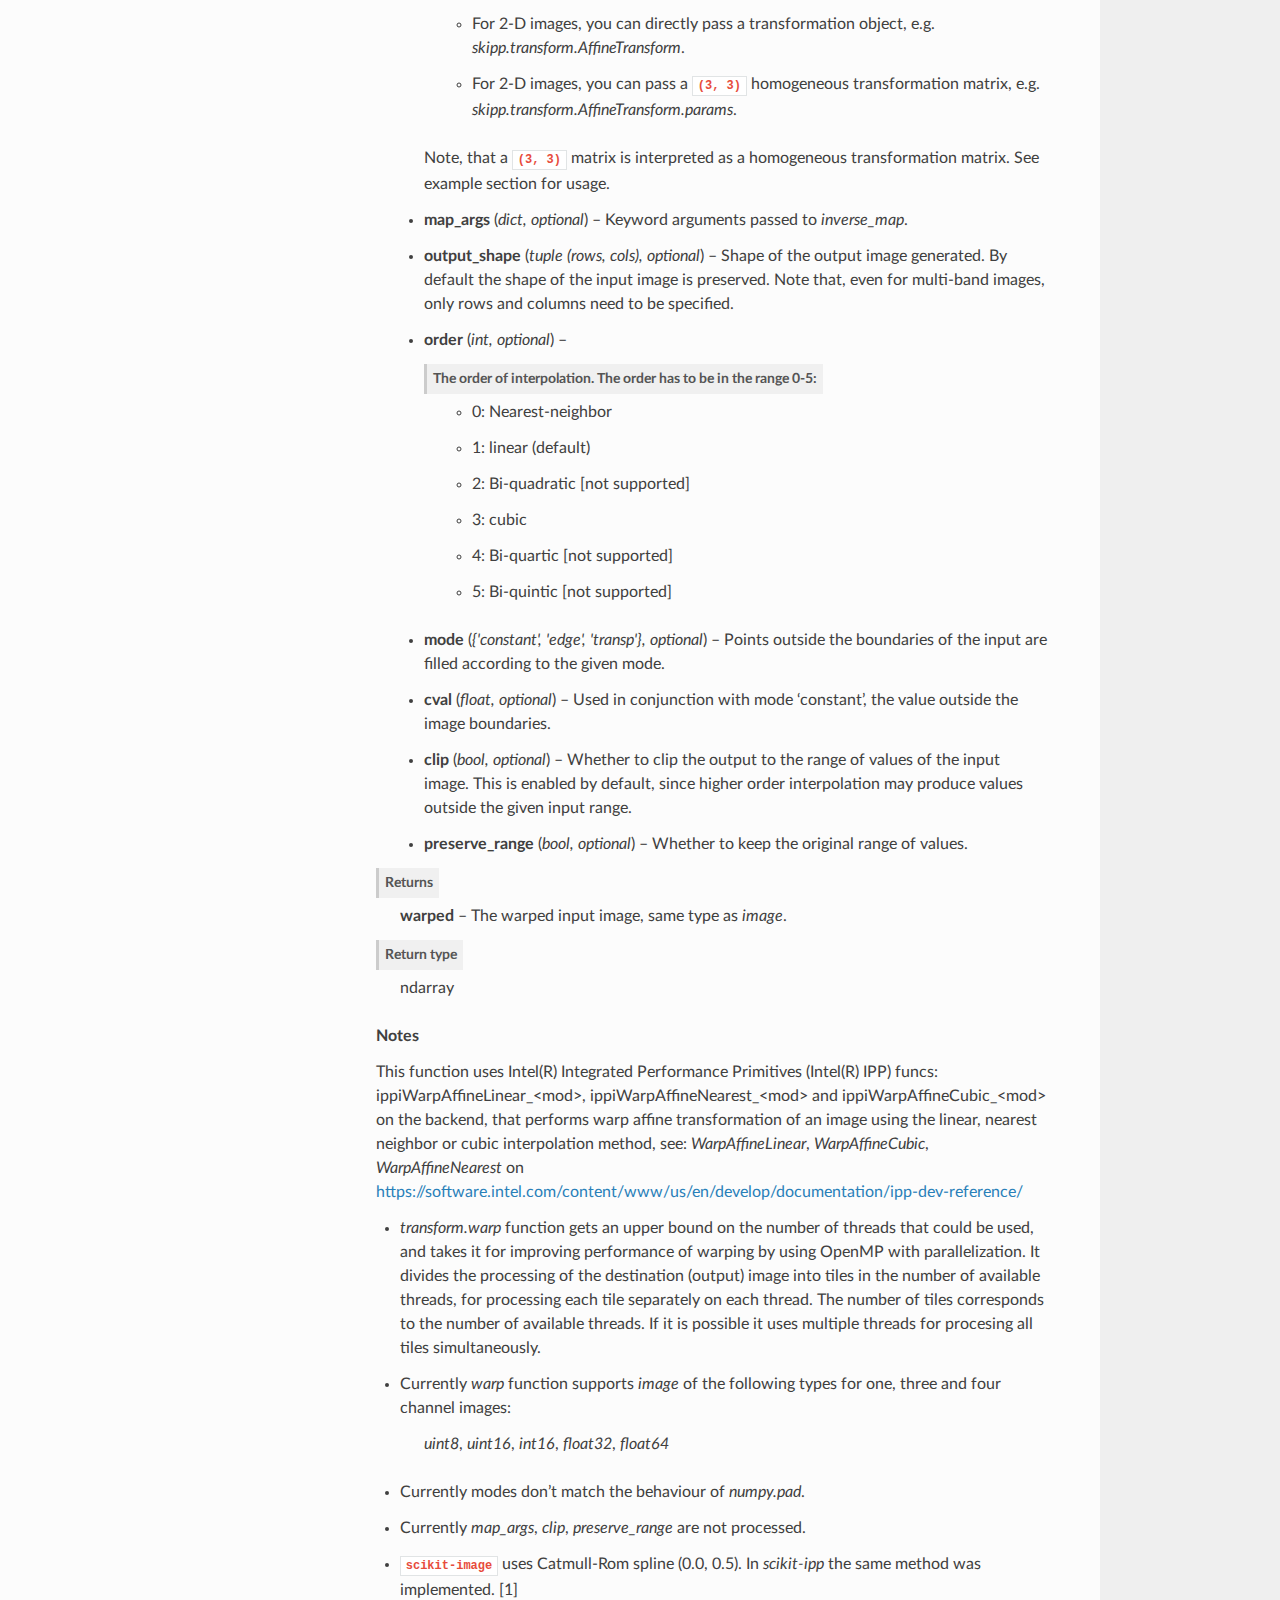
<file: api.html>
<!DOCTYPE html>
<!--[if IE 8]><html class="no-js lt-ie9" lang="en" > <![endif]-->
<!--[if gt IE 8]><!--> <html class="no-js" lang="en" > <!--<![endif]-->
<head>
  <meta charset="utf-8">
  
  <meta name="viewport" content="width=device-width, initial-scale=1.0">
  
  <title>scikit-ipp API &mdash; scikit-ipp v1.2.0 documentation</title>
  

  
  
  
  

  
  <script type="text/javascript" src="_static/js/modernizr.min.js"></script>
  
    
      <script type="text/javascript" id="documentation_options" data-url_root="./" src="_static/documentation_options.js"></script>
        <script src="_static/jquery.js"></script>
        <script src="_static/underscore.js"></script>
        <script src="_static/doctools.js"></script>
        <script src="_static/language_data.js"></script>
    
    <script type="text/javascript" src="_static/js/theme.js"></script>

    

  
  <link rel="stylesheet" href="_static/css/theme.css" type="text/css" />
  <link rel="stylesheet" href="_static/pygments.css" type="text/css" />
  <link rel="stylesheet" href="_static/gallery.css" type="text/css" />
  <link rel="stylesheet" href="_static/gallery-binder.css" type="text/css" />
  <link rel="stylesheet" href="_static/gallery-dataframe.css" type="text/css" />
    <link rel="index" title="Index" href="genindex.html" />
    <link rel="search" title="Search" href="search.html" />
    <link rel="next" title="Examples" href="examples.html" />
    <link rel="prev" title="Installation" href="installing.html" /> 
</head>

<body class="wy-body-for-nav">

   
  <div class="wy-grid-for-nav">
    
    <nav data-toggle="wy-nav-shift" class="wy-nav-side">
      <div class="wy-side-scroll">
        <div class="wy-side-nav-search" >
          

          
            <a href="contents.html" class="icon icon-home"> scikit-ipp
          

          
          </a>

          
            
            
          

          
<div role="search">
  <form id="rtd-search-form" class="wy-form" action="search.html" method="get">
    <input type="text" name="q" placeholder="Search docs" />
    <input type="hidden" name="check_keywords" value="yes" />
    <input type="hidden" name="area" value="default" />
  </form>
</div>

          
        </div>

        <div class="wy-menu wy-menu-vertical" data-spy="affix" role="navigation" aria-label="main navigation">
          
            
            
              
            
            
              <p class="caption"><span class="caption-text">Contents:</span></p>
<ul class="current">
<li class="toctree-l1"><a class="reference internal" href="index.html">About scikit-ipp</a></li>
<li class="toctree-l1"><a class="reference internal" href="installing.html">Installation</a></li>
<li class="toctree-l1 current"><a class="current reference internal" href="#">scikit-ipp API</a><ul>
<li class="toctree-l2"><a class="reference internal" href="#skipp-filters"><code class="xref py py-mod docutils literal notranslate"><span class="pre">skipp.filters</span></code></a><ul>
<li class="toctree-l3"><a class="reference internal" href="#gaussian">gaussian</a></li>
<li class="toctree-l3"><a class="reference internal" href="#median">median</a></li>
<li class="toctree-l3"><a class="reference internal" href="#laplace">laplace</a></li>
<li class="toctree-l3"><a class="reference internal" href="#sobel">sobel</a></li>
<li class="toctree-l3"><a class="reference internal" href="#sobel-h">sobel_h</a></li>
<li class="toctree-l3"><a class="reference internal" href="#sobel-v">sobel_v</a></li>
<li class="toctree-l3"><a class="reference internal" href="#prewitt">prewitt</a></li>
<li class="toctree-l3"><a class="reference internal" href="#prewitt-h">prewitt_h</a></li>
<li class="toctree-l3"><a class="reference internal" href="#prewitt-v">prewitt_v</a></li>
</ul>
</li>
<li class="toctree-l2"><a class="reference internal" href="#skipp-morphology"><code class="xref py py-mod docutils literal notranslate"><span class="pre">skipp.morphology</span></code></a><ul>
<li class="toctree-l3"><a class="reference internal" href="#erosion">erosion</a></li>
<li class="toctree-l3"><a class="reference internal" href="#dilation">dilation</a></li>
</ul>
</li>
<li class="toctree-l2"><a class="reference internal" href="#skipp-transform"><code class="xref py py-mod docutils literal notranslate"><span class="pre">skipp.transform</span></code></a><ul>
<li class="toctree-l3"><a class="reference internal" href="#class-affinetransform">class AffineTransform</a></li>
<li class="toctree-l3"><a class="reference internal" href="#warp">warp</a></li>
<li class="toctree-l3"><a class="reference internal" href="#resize">resize</a></li>
<li class="toctree-l3"><a class="reference internal" href="#rotate">rotate</a></li>
</ul>
</li>
</ul>
</li>
<li class="toctree-l1"><a class="reference internal" href="examples.html">Examples</a></li>
<li class="toctree-l1"><a class="reference internal" href="release_notes.html">Release notes</a></li>
<li class="toctree-l1"><a class="reference internal" href="contribute.html">Contribute</a></li>
<li class="toctree-l1"><a class="reference internal" href="license.html">License</a></li>
</ul>

            
          
        </div>
      </div>
    </nav>

    <section data-toggle="wy-nav-shift" class="wy-nav-content-wrap">

      
      <nav class="wy-nav-top" aria-label="top navigation">
        
          <i data-toggle="wy-nav-top" class="fa fa-bars"></i>
          <a href="contents.html">scikit-ipp</a>
        
      </nav>


      <div class="wy-nav-content">
        
        <div class="rst-content">
        
          















<div role="navigation" aria-label="breadcrumbs navigation">

  <ul class="wy-breadcrumbs">
    
      <li><a href="contents.html">Docs</a> &raquo;</li>
        
      <li>scikit-ipp API</li>
    
    
      <li class="wy-breadcrumbs-aside">
        
            
            <a href="_sources/api.rst.txt" rel="nofollow"> View page source</a>
          
        
      </li>
    
  </ul>

  
  <hr/>
</div>
          <div role="main" class="document" itemscope="itemscope" itemtype="http://schema.org/Article">
           <div itemprop="articleBody">
            
  <div class="section" id="scikit-ipp-api">
<h1><a class="toc-backref" href="#id7">scikit-ipp API</a><a class="headerlink" href="#scikit-ipp-api" title="Permalink to this headline">¶</a></h1>
<div class="contents topic" id="supported-functions">
<p class="topic-title">Supported functions</p>
<ul class="simple">
<li><p><a class="reference internal" href="#scikit-ipp-api" id="id7">scikit-ipp API</a></p>
<ul>
<li><p><a class="reference internal" href="#skipp-filters" id="id8"><code class="xref py py-mod docutils literal notranslate"><span class="pre">skipp.filters</span></code></a></p>
<ul>
<li><p><a class="reference internal" href="#gaussian" id="id9">gaussian</a></p></li>
<li><p><a class="reference internal" href="#median" id="id10">median</a></p></li>
<li><p><a class="reference internal" href="#laplace" id="id11">laplace</a></p></li>
<li><p><a class="reference internal" href="#sobel" id="id12">sobel</a></p></li>
<li><p><a class="reference internal" href="#sobel-h" id="id13">sobel_h</a></p></li>
<li><p><a class="reference internal" href="#sobel-v" id="id14">sobel_v</a></p></li>
<li><p><a class="reference internal" href="#prewitt" id="id15">prewitt</a></p></li>
<li><p><a class="reference internal" href="#prewitt-h" id="id16">prewitt_h</a></p></li>
<li><p><a class="reference internal" href="#prewitt-v" id="id17">prewitt_v</a></p></li>
</ul>
</li>
<li><p><a class="reference internal" href="#skipp-morphology" id="id18"><code class="xref py py-mod docutils literal notranslate"><span class="pre">skipp.morphology</span></code></a></p>
<ul>
<li><p><a class="reference internal" href="#erosion" id="id19">erosion</a></p></li>
<li><p><a class="reference internal" href="#dilation" id="id20">dilation</a></p></li>
</ul>
</li>
<li><p><a class="reference internal" href="#skipp-transform" id="id21"><code class="xref py py-mod docutils literal notranslate"><span class="pre">skipp.transform</span></code></a></p>
<ul>
<li><p><a class="reference internal" href="#class-affinetransform" id="id22">class AffineTransform</a></p></li>
<li><p><a class="reference internal" href="#warp" id="id23">warp</a></p></li>
<li><p><a class="reference internal" href="#resize" id="id24">resize</a></p></li>
<li><p><a class="reference internal" href="#rotate" id="id25">rotate</a></p></li>
</ul>
</li>
</ul>
</li>
</ul>
</div>
<div class="section" id="skipp-filters">
<h2><a class="toc-backref" href="#id8"><code class="xref py py-mod docutils literal notranslate"><span class="pre">skipp.filters</span></code></a><a class="headerlink" href="#skipp-filters" title="Permalink to this headline">¶</a></h2>
<div class="section" id="gaussian">
<h3><a class="toc-backref" href="#id9">gaussian</a><a class="headerlink" href="#gaussian" title="Permalink to this headline">¶</a></h3>
<dl class="py function">
<dt>
<code class="sig-prename descclassname">skipp.filters.</code><code class="sig-name descname">gaussian</code><span class="sig-paren">(</span><em class="sig-param"><span class="n">image</span></em>, <em class="sig-param"><span class="n">sigma</span></em>, <em class="sig-param"><span class="n">output</span></em>, <em class="sig-param"><span class="n">mode</span></em>, <em class="sig-param"><span class="n">cval</span></em>, <em class="sig-param"><span class="n">multichannel</span></em>, <em class="sig-param"><span class="n">preserve_range</span></em>, <em class="sig-param"><span class="n">truncate</span></em><span class="sig-paren">)</span></dt>
<dd><p>Gaussian filter.
The function has <cite>skimage.filters.gaussian</cite> like signature,
see: <a class="reference external" href="https://scikit-image.org/">https://scikit-image.org/</a>
:param image: Input image (grayscale or color) to filter.
:type image: array-like
:param sigma: Standard deviation for Gaussian kernel.
:type sigma: scalar, optional
:param output: The <code class="docutils literal notranslate"><span class="pre">output</span></code> parameter passes an array in which to store the</p>
<blockquote>
<div><p>filter output.</p>
</div></blockquote>
<dl class="field-list simple">
<dt class="field-odd">Parameters</dt>
<dd class="field-odd"><ul class="simple">
<li><p><strong>mode</strong> (<em>{'constant'</em><em>, </em><em>'nearest'</em><em>, </em><em>'mirror'}</em><em>, </em><em>optional</em>) – The <code class="docutils literal notranslate"><span class="pre">mode</span></code> parameter determines how the array borders are
handled, where <code class="docutils literal notranslate"><span class="pre">cval</span></code> is the value when mode is equal to
‘constant’. Default is ‘nearest’.</p></li>
<li><p><strong>cval</strong> (<em>scalar</em><em>, </em><em>optional</em>) – Value to fill past edges of input if <code class="docutils literal notranslate"><span class="pre">mode</span></code> is ‘constant’. Default
is 0.0</p></li>
<li><p><strong>multichannel</strong> (<em>bool</em><em>, </em><em>optional</em><em> (</em><em>default: None</em><em>)</em>) – </p></li>
<li><p><strong>preserve_range</strong> (<em>bool</em><em>, </em><em>optional</em>) – </p></li>
<li><p><strong>truncate</strong> (<em>float</em><em>, </em><em>optional</em>) – Truncate the filter at this many standard deviations.</p></li>
</ul>
</dd>
<dt class="field-even">Returns</dt>
<dd class="field-even"><p><strong>filtered_image</strong> – the filtered image array</p>
</dd>
<dt class="field-odd">Return type</dt>
<dd class="field-odd"><p>ndarray</p>
</dd>
</dl>
<p class="rubric">Notes</p>
<p>This function uses Intel(R) Integrated Performance Primitives
(Intel(R) IPP) funcs: ippiFilterGaussianBorder_&lt;mod&gt; on the backend,
that performs Gaussian filtering of an image with user-defined borders,
see: <cite>FilterGaussianBorder</cite> on
<a class="reference external" href="https://software.intel.com/content/www/us/en/develop/documentation/ipp-dev-reference/">https://software.intel.com/content/www/us/en/develop/documentation/ipp-dev-reference/</a>
- The <cite>image</cite> should be a numpy array with uint8, uint16, int16 or float32</p>
<blockquote>
<div><p>dtype.</p>
</div></blockquote>
<ul class="simple">
<li><p>Currently <cite>output</cite>, <cite>multichannel</cite> and <cite>preserve_range</cite> are not processed.</p></li>
</ul>
<p class="rubric">Examples</p>
<div class="doctest highlight-default notranslate"><div class="highlight"><pre><span></span><span class="gp">&gt;&gt;&gt; </span><span class="n">a</span> <span class="o">=</span> <span class="n">np</span><span class="o">.</span><span class="n">zeros</span><span class="p">((</span><span class="mi">3</span><span class="p">,</span> <span class="mi">3</span><span class="p">),</span> <span class="n">dtype</span><span class="o">=</span><span class="n">np</span><span class="o">.</span><span class="n">float32</span><span class="p">)</span>
<span class="gp">&gt;&gt;&gt; </span><span class="n">a</span><span class="p">[</span><span class="mi">1</span><span class="p">,</span> <span class="mi">1</span><span class="p">]</span> <span class="o">=</span> <span class="mi">1</span>
<span class="gp">&gt;&gt;&gt; </span><span class="n">a</span>
<span class="go">array([[0., 0., 0.],</span>
<span class="go">       [0., 1., 0.],</span>
<span class="go">       [0., 0., 0.]])</span>
<span class="gp">&gt;&gt;&gt; </span><span class="n">gaussian</span><span class="p">(</span><span class="n">a</span><span class="p">,</span> <span class="n">sigma</span><span class="o">=</span><span class="mf">0.4</span><span class="p">)</span>  <span class="c1"># mild smoothing</span>
<span class="go">array([[0.00163118, 0.03712554, 0.00163118],</span>
<span class="go">       [0.03712554, 0.844973  , 0.03712554],</span>
<span class="go">       [0.00163118, 0.03712554, 0.00163118]], dtype=float32)</span>
<span class="gp">&gt;&gt;&gt; </span><span class="n">gaussian</span><span class="p">(</span><span class="n">a</span><span class="p">,</span> <span class="n">sigma</span><span class="o">=</span><span class="mi">1</span><span class="p">)</span>  <span class="c1"># more smoothing</span>
<span class="go">array([[0.05858153, 0.09658462, 0.05858153],</span>
<span class="go">       [0.09658462, 0.15924111, 0.09658462],</span>
<span class="go">       [0.05858153, 0.09658462, 0.05858153]], dtype=float32)</span>
<span class="gp">&gt;&gt;&gt; </span><span class="c1"># Several modes are possible for handling boundaries</span>
<span class="gp">&gt;&gt;&gt; </span><span class="n">gaussian</span><span class="p">(</span><span class="n">a</span><span class="p">,</span> <span class="n">sigma</span><span class="o">=</span><span class="mi">1</span><span class="p">,</span> <span class="n">mode</span><span class="o">=</span><span class="s1">&#39;nearest&#39;</span><span class="p">)</span>
<span class="go">array([[0.05858153, 0.09658462, 0.05858153],</span>
<span class="go">       [0.09658462, 0.15924111, 0.09658462],</span>
<span class="go">       [0.05858153, 0.09658462, 0.05858153]], dtype=float32)</span>
</pre></div>
</div>
</dd></dl>

</div>
<div class="section" id="median">
<h3><a class="toc-backref" href="#id10">median</a><a class="headerlink" href="#median" title="Permalink to this headline">¶</a></h3>
<dl class="py function">
<dt>
<code class="sig-prename descclassname">skipp.filters.</code><code class="sig-name descname">median</code><span class="sig-paren">(</span><em class="sig-param"><span class="n">image</span></em>, <em class="sig-param"><span class="n">selem</span></em>, <em class="sig-param"><span class="n">out</span></em>, <em class="sig-param"><span class="n">mask</span></em>, <em class="sig-param"><span class="n">shift_x</span></em>, <em class="sig-param"><span class="n">shift_y</span></em>, <em class="sig-param"><span class="n">mode</span></em>, <em class="sig-param"><span class="n">cval</span></em>, <em class="sig-param"><span class="n">behavior</span></em><span class="sig-paren">)</span></dt>
<dd><p>Median filter.
Return local median of an image.
The function has <cite>skimage.filters.median</cite> like signature,
see: <a class="reference external" href="https://scikit-image.org/">https://scikit-image.org/</a>
:param image: Input image.
:type image: array-like
:param selem: If <code class="docutils literal notranslate"><span class="pre">behavior=='ipp'</span></code>, <code class="docutils literal notranslate"><span class="pre">selem</span></code> is a 2-D array of 1’s and 0’s.
:type selem: ndarray, optional
:param out: If None, a new array is allocated.
:type out: ndarray, (same dtype as image), optional
:param mode: The mode parameter determines how the array borders are handled, where</p>
<blockquote>
<div><p><code class="docutils literal notranslate"><span class="pre">cval</span></code> is the value when mode is equal to ‘constant’.
Default is ‘nearest’.</p>
</div></blockquote>
<dl class="field-list simple">
<dt class="field-odd">Parameters</dt>
<dd class="field-odd"><ul class="simple">
<li><p><strong>cval</strong> (<em>scalar</em><em>, </em><em>optional</em>) – Value to fill past edges of input if mode is ‘constant’. Default is 0.0</p></li>
<li><p><strong>behavior</strong> (<em>{'ipp'}</em><em>, </em><em>optional</em>) – </p></li>
</ul>
</dd>
<dt class="field-even">Returns</dt>
<dd class="field-even"><p><strong>out</strong> – Output image.</p>
</dd>
<dt class="field-odd">Return type</dt>
<dd class="field-odd"><p>2-D array (same dtype as input image)</p>
</dd>
</dl>
<p class="rubric">Notes</p>
<p>This function uses Intel(R) Integrated Performance Primitives
(Intel(R) IPP) funcs: ippiFilterMedianBorder_&lt;mod&gt; on the backend,
that performs median filtering of an image with user-defined borders,
see: <cite>FilterMedianBorder</cite> on
<a class="reference external" href="https://software.intel.com/content/www/us/en/develop/documentation/ipp-dev-reference/">https://software.intel.com/content/www/us/en/develop/documentation/ipp-dev-reference/</a>
- The <cite>image</cite> should be a numpy array with uint8, uint16, int16 or float32</p>
<blockquote>
<div><p>dtype.</p>
</div></blockquote>
<ul class="simple">
<li><p>Currently <cite>out</cite> and <cite>behavior</cite> are not processed.
The <cite>behavior</cite> disabled due to only one option existence, default is <cite>ipp</cite>
The <cite>mask</cite>, <cite>shift_x</cite> and <cite>shift_y</cite> are not processed - will be deprecated
since <cite>scikit-image</cite> v0.17.</p></li>
<li><p><cite>skimage.filters.median</cite> requiers the <cite>image</cite>, that should be a 2-dimensional
array. <cite>skipp.filters.median</cite> can also processing also multichannel (3-channel)
images.</p></li>
<li><p><cite>scikit-ipp</cite> supports only recantagle shape <cite>selem</cite> with ones.</p></li>
<li><p>Indicates an error if <cite>selem</cite> shape has a field with a zero, negative
or even value.</p></li>
</ul>
<p class="rubric">Examples</p>
<div class="doctest highlight-default notranslate"><div class="highlight"><pre><span></span><span class="gp">&gt;&gt;&gt; </span><span class="kn">from</span> <span class="nn">skimage</span> <span class="kn">import</span> <span class="n">data</span>
<span class="gp">&gt;&gt;&gt; </span><span class="kn">import</span> <span class="nn">numpy</span> <span class="k">as</span> <span class="nn">np</span>
<span class="gp">&gt;&gt;&gt; </span><span class="kn">from</span> <span class="nn">skipp.filters</span> <span class="kn">import</span> <span class="n">median</span>
<span class="gp">&gt;&gt;&gt; </span><span class="n">img</span> <span class="o">=</span> <span class="n">data</span><span class="o">.</span><span class="n">camera</span><span class="p">()</span>
<span class="gp">&gt;&gt;&gt; </span><span class="n">mask</span> <span class="o">=</span> <span class="n">np</span><span class="o">.</span><span class="n">ones</span><span class="p">((</span><span class="mi">5</span><span class="p">,</span><span class="mi">5</span><span class="p">),</span> <span class="n">dtype</span><span class="o">=</span><span class="n">np</span><span class="o">.</span><span class="n">uint8</span><span class="p">,</span> <span class="n">order</span><span class="o">=</span><span class="s1">&#39;C&#39;</span><span class="p">)</span>
<span class="gp">&gt;&gt;&gt; </span><span class="n">med</span> <span class="o">=</span> <span class="n">median</span><span class="p">(</span><span class="n">img</span><span class="p">,</span> <span class="n">mask</span><span class="p">)</span>
</pre></div>
</div>
</dd></dl>

</div>
<div class="section" id="laplace">
<h3><a class="toc-backref" href="#id11">laplace</a><a class="headerlink" href="#laplace" title="Permalink to this headline">¶</a></h3>
<dl class="py function">
<dt>
<code class="sig-prename descclassname">skipp.filters.</code><code class="sig-name descname">laplace</code><span class="sig-paren">(</span><em class="sig-param"><span class="n">image</span></em>, <em class="sig-param"><span class="n">ksize</span></em>, <em class="sig-param"><span class="n">mask</span></em><span class="sig-paren">)</span></dt>
<dd><p>Find the edges of an image using the Laplace operator.
The function has <cite>skimage.filters.laplace</cite> like signature,
see: <a class="reference external" href="https://scikit-image.org/">https://scikit-image.org/</a>
:param image: Image to process.
:type image: ndarray
:param ksize: Define the size of the discrete Laplacian operator such that it</p>
<blockquote>
<div><p>will have a size of (ksize,) * image.ndim.</p>
</div></blockquote>
<dl class="field-list simple">
<dt class="field-odd">Parameters</dt>
<dd class="field-odd"><p><strong>mask</strong> (<em>ndarray</em><em>, </em><em>optional</em>) – An optional mask to limit the application to a certain area.
Note that pixels surrounding masked regions are also masked to
prevent masked regions from affecting the result.</p>
</dd>
<dt class="field-even">Returns</dt>
<dd class="field-even"><p><strong>output</strong> – The Laplace edge map. Same dtype as <cite>image</cite></p>
</dd>
<dt class="field-odd">Return type</dt>
<dd class="field-odd"><p>ndarray</p>
</dd>
</dl>
<p class="rubric">Notes</p>
<p>This function uses Intel(R) Integrated Performance Primitives
(Intel(R) IPP) funcs: ippiFilterBorder_&lt;mod&gt; on the backend,
that filters an image using a rectangular filter with coeffs
(Laplace (3x3)):</p>
<div class="highlight-default notranslate"><div class="highlight"><pre><span></span><span class="o">|</span> <span class="mi">0</span>  <span class="o">-</span><span class="mi">1</span>   <span class="mi">0</span> <span class="o">|</span>
<span class="o">|-</span><span class="mi">1</span>   <span class="mi">4</span>  <span class="o">-</span><span class="mi">1</span> <span class="o">|</span>
<span class="o">|</span> <span class="mi">0</span>  <span class="o">-</span><span class="mi">1</span>   <span class="mi">0</span> <span class="o">|</span>
</pre></div>
</div>
<p>for implementing laplace filtering as is in <cite>scikit-image</cite>,
see: <cite>FilterBorder</cite> on
<a class="reference external" href="https://software.intel.com/content/www/us/en/develop/documentation/ipp-dev-reference/">https://software.intel.com/content/www/us/en/develop/documentation/ipp-dev-reference/</a>
- Currently converting integer images into float32 is not supported.
- The <cite>image</cite> should be a numpy array with uint8, uint16, int16 or float32</p>
<blockquote>
<div><p>dtype.</p>
</div></blockquote>
<p class="rubric">Examples</p>
<div class="doctest highlight-default notranslate"><div class="highlight"><pre><span></span><span class="gp">&gt;&gt;&gt; </span><span class="kn">from</span> <span class="nn">skimage</span> <span class="kn">import</span> <span class="n">data</span>
<span class="gp">&gt;&gt;&gt; </span><span class="kn">import</span> <span class="nn">numpy</span> <span class="k">as</span> <span class="nn">np</span>
<span class="gp">&gt;&gt;&gt; </span><span class="kn">from</span> <span class="nn">skipp.filters</span> <span class="kn">import</span> <span class="n">laplace</span>
<span class="gp">&gt;&gt;&gt; </span><span class="n">img</span> <span class="o">=</span> <span class="n">data</span><span class="o">.</span><span class="n">camera</span><span class="p">()</span><span class="o">.</span><span class="n">astype</span><span class="p">(</span><span class="n">np</span><span class="o">.</span><span class="n">float32</span><span class="p">)</span>
<span class="gp">&gt;&gt;&gt; </span><span class="n">lap</span> <span class="o">=</span> <span class="n">laplace</span><span class="p">(</span><span class="n">img</span><span class="p">)</span>
</pre></div>
</div>
</dd></dl>

</div>
<div class="section" id="sobel">
<h3><a class="toc-backref" href="#id12">sobel</a><a class="headerlink" href="#sobel" title="Permalink to this headline">¶</a></h3>
<dl class="py function">
<dt>
<code class="sig-prename descclassname">skipp.filters.</code><code class="sig-name descname">sobel</code><span class="sig-paren">(</span><em class="sig-param"><span class="n">image</span></em>, <em class="sig-param"><span class="n">mask</span></em><span class="sig-paren">)</span></dt>
<dd><p>Find edges in an image using the Sobel filter.
The function has <cite>skimage.filters.sobel</cite> like signature,
see: <a class="reference external" href="https://scikit-image.org/">https://scikit-image.org/</a>
:param image: Image to process.
:type image: 2-D array
:param mask: An optional mask to limit the application to a certain area.</p>
<blockquote>
<div><p>Note that pixels surrounding masked regions are also masked to
prevent masked regions from affecting the result.</p>
</div></blockquote>
<dl class="field-list simple">
<dt class="field-odd">Returns</dt>
<dd class="field-odd"><p><strong>output</strong> – The Sobel edge map.</p>
</dd>
<dt class="field-even">Return type</dt>
<dd class="field-even"><p>2-D array of float32</p>
</dd>
</dl>
<p class="rubric">Notes</p>
<p>This function uses Intel(R) Integrated Performance Primitives
(Intel(R) IPP) funcs: ippiFilterSobel_&lt;mod&gt; on the backend,
see: <cite>FilterSobel</cite> on
<a class="reference external" href="https://software.intel.com/content/www/us/en/develop/documentation/ipp-dev-reference/">https://software.intel.com/content/www/us/en/develop/documentation/ipp-dev-reference/</a>
- Currently converting integer images into float32 is not supported.
- The <cite>image</cite> should be an array of numpy.float32 dtype.
- <cite>skimage.filters.sobel</cite> is a wrapper on <code class="docutils literal notranslate"><span class="pre">scipy.ndimage</span></code></p>
<blockquote>
<div><p><cite>convolve</cite> func. <cite>convolve</cite> uses <cite>reflect</cite> border mode.
<cite>reflect</cite> border mode is equivalent of Intel(R) IPP ippBorderMirrorR border
type. ippiFilterSobel_&lt;mode&gt; doesn’t supports this border type.</p>
</div></blockquote>
<p>Take the square root of the sum of the squares of the horizontal and
vertical Sobels to get a magnitude that’s somewhat insensitive to
direction.
The 3x3 convolution kernel used in the horizontal and vertical Sobels is
an approximation of the gradient of the image (with some slight blurring
since 9 pixels are used to compute the gradient at a given pixel). As an
approximation of the gradient, the Sobel operator is not completely
rotation-invariant.</p>
<p class="rubric">Examples</p>
<div class="doctest highlight-default notranslate"><div class="highlight"><pre><span></span><span class="gp">&gt;&gt;&gt; </span><span class="kn">from</span> <span class="nn">skimage</span> <span class="kn">import</span> <span class="n">data</span>
<span class="gp">&gt;&gt;&gt; </span><span class="kn">from</span> <span class="nn">skipp.filters</span> <span class="kn">import</span> <span class="n">sobel</span>
<span class="gp">&gt;&gt;&gt; </span><span class="n">camera</span> <span class="o">=</span> <span class="n">data</span><span class="o">.</span><span class="n">camera</span><span class="p">()</span><span class="o">.</span><span class="n">astype</span><span class="p">(</span><span class="n">np</span><span class="o">.</span><span class="n">float32</span><span class="p">)</span>
<span class="gp">&gt;&gt;&gt; </span><span class="n">edges</span> <span class="o">=</span> <span class="n">sobel</span><span class="p">(</span><span class="n">camera</span><span class="p">)</span>
</pre></div>
</div>
</dd></dl>

</div>
<div class="section" id="sobel-h">
<h3><a class="toc-backref" href="#id13">sobel_h</a><a class="headerlink" href="#sobel-h" title="Permalink to this headline">¶</a></h3>
<dl class="py function">
<dt>
<code class="sig-prename descclassname">skipp.filters.</code><code class="sig-name descname">sobel_h</code><span class="sig-paren">(</span><em class="sig-param"><span class="n">image</span></em>, <em class="sig-param"><span class="n">mask</span></em><span class="sig-paren">)</span></dt>
<dd><p>Find the horizontal edges of an image using the Sobel transform.
The function has <cite>skimage.filters.sobel_h</cite> like signature,
see: <a class="reference external" href="https://scikit-image.org/">https://scikit-image.org/</a>
:param image: Image to process.
:type image: 2-D array
:param mask: An optional mask to limit the application to a certain area.</p>
<blockquote>
<div><p>Note that pixels surrounding masked regions are also masked to
prevent masked regions from affecting the result.</p>
</div></blockquote>
<dl class="field-list simple">
<dt class="field-odd">Returns</dt>
<dd class="field-odd"><p><strong>output</strong> – The Sobel edge map.</p>
</dd>
<dt class="field-even">Return type</dt>
<dd class="field-even"><p>2-D array</p>
</dd>
</dl>
<p class="rubric">Notes</p>
<p>This function uses Intel(R) Integrated Performance Primitives
(Intel(R) IPP) funcs: ippiFilterSobelHorizBorder_&lt;mod&gt; on the backend,
see: <cite>FilterSobelHorizBorder</cite> on
<a class="reference external" href="https://software.intel.com/content/www/us/en/develop/documentation/ipp-dev-reference/">https://software.intel.com/content/www/us/en/develop/documentation/ipp-dev-reference/</a>
We use the following kernel:</p>
<div class="highlight-default notranslate"><div class="highlight"><pre><span></span><span class="o">|</span> <span class="mi">1</span>   <span class="mi">2</span>   <span class="mi">1</span> <span class="o">|</span>
<span class="o">|</span> <span class="mi">0</span>   <span class="mi">0</span>   <span class="mi">0</span> <span class="o">|</span>
<span class="o">|-</span><span class="mi">1</span>  <span class="o">-</span><span class="mi">2</span>  <span class="o">-</span><span class="mi">1</span> <span class="o">|</span>
</pre></div>
</div>
<ul class="simple">
<li><p>Currently converting integer images into float32 is not supported.</p></li>
<li><p>The <cite>image</cite> should be an array of numpy.float32 dtype.</p></li>
<li><p><cite>skimage.filters.sobel_h</cite> is a wrapper on <cite>scipy.ndimage</cite>
<cite>convolve</cite> func. <cite>convolve</cite> uses <cite>reflect</cite> border mode.
<cite>reflect</cite> border mode is equivalent of Intel(R) IPP ippBorderMirrorR border
type. ippiFilterSobelHorizBorder_&lt;mode&gt; doesn’t supports this border type.</p></li>
</ul>
<p class="rubric">Examples</p>
<div class="doctest highlight-default notranslate"><div class="highlight"><pre><span></span><span class="gp">&gt;&gt;&gt; </span><span class="kn">from</span> <span class="nn">skimage</span> <span class="kn">import</span> <span class="n">data</span>
<span class="gp">&gt;&gt;&gt; </span><span class="kn">from</span> <span class="nn">skipp.filters</span> <span class="kn">import</span> <span class="n">sobel_h</span>
<span class="gp">&gt;&gt;&gt; </span><span class="n">camera</span> <span class="o">=</span> <span class="n">data</span><span class="o">.</span><span class="n">camera</span><span class="p">()</span><span class="o">.</span><span class="n">astype</span><span class="p">(</span><span class="n">np</span><span class="o">.</span><span class="n">float32</span><span class="p">)</span>
<span class="gp">&gt;&gt;&gt; </span><span class="n">edges</span> <span class="o">=</span> <span class="n">sobel_h</span><span class="p">(</span><span class="n">camera</span><span class="p">)</span>
</pre></div>
</div>
</dd></dl>

</div>
<div class="section" id="sobel-v">
<h3><a class="toc-backref" href="#id14">sobel_v</a><a class="headerlink" href="#sobel-v" title="Permalink to this headline">¶</a></h3>
<dl class="py function">
<dt>
<code class="sig-prename descclassname">skipp.filters.</code><code class="sig-name descname">sobel_v</code><span class="sig-paren">(</span><em class="sig-param"><span class="n">image</span></em>, <em class="sig-param"><span class="n">mask</span></em><span class="sig-paren">)</span></dt>
<dd><p>Find the vertical edges of an image using the Sobel transform.
The function has <cite>skimage.filters.sobel_v</cite> like signature,
see: <a class="reference external" href="https://scikit-image.org/">https://scikit-image.org/</a>
:param image: Image to process.
:type image: 2-D array
:param mask: An optional mask to limit the application to a certain area.</p>
<blockquote>
<div><p>Note that pixels surrounding masked regions are also masked to
prevent masked regions from affecting the result.</p>
</div></blockquote>
<dl class="field-list simple">
<dt class="field-odd">Returns</dt>
<dd class="field-odd"><p><strong>output</strong> – The Sobel edge map.</p>
</dd>
<dt class="field-even">Return type</dt>
<dd class="field-even"><p>2-D array</p>
</dd>
</dl>
<p class="rubric">Notes</p>
<p>This function uses Intel(R) Integrated Performance Primitives
(Intel(R) IPP) funcs: ippiFilterSobelVertBorder_&lt;mod&gt; on the backend,
see: <cite>FilterSobelVertBorder</cite> on
<a class="reference external" href="https://software.intel.com/content/www/us/en/develop/documentation/ipp-dev-reference/">https://software.intel.com/content/www/us/en/develop/documentation/ipp-dev-reference/</a>
We use the following kernel:</p>
<div class="highlight-default notranslate"><div class="highlight"><pre><span></span><span class="o">|</span> <span class="mi">1</span>   <span class="mi">0</span>  <span class="o">-</span><span class="mi">1</span> <span class="o">|</span>
<span class="o">|</span> <span class="mi">2</span>   <span class="mi">0</span>  <span class="o">-</span><span class="mi">2</span> <span class="o">|</span>
<span class="o">|</span> <span class="mi">1</span>   <span class="mi">0</span>  <span class="o">-</span><span class="mi">1</span> <span class="o">|</span>
</pre></div>
</div>
<ul class="simple">
<li><p>Currently converting integer images into float32 is not supported.</p></li>
<li><p>The <cite>image</cite> should be an array of numpy.float32 dtype.</p></li>
<li><p><cite>skimage.filters.sobel_v</cite> is a wrapper on <cite>scipy.ndimage</cite>
<cite>convolve</cite> func. <cite>convolve</cite> uses <cite>reflect</cite> border mode.
<cite>reflect</cite> border mode is equivalent of Intel(R) IPP ippBorderMirrorR border
type. ippiFilterSobelVertBorder_&lt;mode&gt; doesn’t supports this border type.</p></li>
</ul>
<p class="rubric">Examples</p>
<div class="doctest highlight-default notranslate"><div class="highlight"><pre><span></span><span class="gp">&gt;&gt;&gt; </span><span class="kn">from</span> <span class="nn">skimage</span> <span class="kn">import</span> <span class="n">data</span>
<span class="gp">&gt;&gt;&gt; </span><span class="kn">from</span> <span class="nn">skipp.filters</span> <span class="kn">import</span> <span class="n">sobel_v</span>
<span class="gp">&gt;&gt;&gt; </span><span class="n">camera</span> <span class="o">=</span> <span class="n">data</span><span class="o">.</span><span class="n">camera</span><span class="p">()</span><span class="o">.</span><span class="n">astype</span><span class="p">(</span><span class="n">np</span><span class="o">.</span><span class="n">float32</span><span class="p">)</span>
<span class="gp">&gt;&gt;&gt; </span><span class="n">edges</span> <span class="o">=</span> <span class="n">sobel_v</span><span class="p">(</span><span class="n">camera</span><span class="p">)</span>
</pre></div>
</div>
</dd></dl>

</div>
<div class="section" id="prewitt">
<h3><a class="toc-backref" href="#id15">prewitt</a><a class="headerlink" href="#prewitt" title="Permalink to this headline">¶</a></h3>
<dl class="py function">
<dt>
<code class="sig-prename descclassname">skipp.filters.</code><code class="sig-name descname">prewitt</code><span class="sig-paren">(</span><em class="sig-param"><span class="n">image</span></em>, <em class="sig-param"><span class="n">mask</span></em><span class="sig-paren">)</span></dt>
<dd><p>Find the edge magnitude using the Prewitt transform.
The function has <cite>skimage.filters.prewitt</cite> like signature,
see: <a class="reference external" href="https://scikit-image.org/">https://scikit-image.org/</a>
:param image: Image to process.
:type image: 2-D array
:param mask: An optional mask to limit the application to a certain area.</p>
<blockquote>
<div><p>Note that pixels surrounding masked regions are also masked to
prevent masked regions from affecting the result.</p>
</div></blockquote>
<dl class="field-list simple">
<dt class="field-odd">Returns</dt>
<dd class="field-odd"><p><strong>output</strong> – The Prewitt edge map.</p>
</dd>
<dt class="field-even">Return type</dt>
<dd class="field-even"><p>2-D array</p>
</dd>
</dl>
<p class="rubric">Notes</p>
<p>This function uses Intel(R) Integrated Performance Primitives
(Intel(R) IPP) funcs: ippiFilterPrewittVertBorder_&lt;mod&gt; and
ippiFilterPrewittHorizBorder_&lt;mod&gt; on the backend
see: <cite>FilterPrewittHorizBorder</cite>, <cite>FilterPrewittVertBorder</cite>
<a class="reference external" href="https://software.intel.com/content/www/us/en/develop/documentation/ipp-dev-reference/">https://software.intel.com/content/www/us/en/develop/documentation/ipp-dev-reference/</a>
Return the square root of the sum of squares of the horizontal
and vertical Prewitt transforms. The edge magnitude depends slightly
on edge directions, since the approximation of the gradient operator by
the Prewitt operator is not completely rotation invariant.
- Currently converting integer images into float32 is not supported.
- The <cite>image</cite> should be an array of numpy.float32 dtype.
- <cite>skimage.filters.prewitt</cite> is a wrapper on <cite>scipy.ndimage</cite></p>
<blockquote>
<div><p><cite>convolve</cite> func. <cite>convolve</cite> uses <cite>reflect</cite> border mode.
<cite>reflect</cite> border mode is equivalent of Intel(R) IPP ippBorderMirrorR border
type. ippiFilterPrewittVertBorder_&lt;mode&gt; and  ippiFilterPrewittHorizBorder_&lt;mode&gt;
don’t support this border type.</p>
</div></blockquote>
<p class="rubric">Examples</p>
<div class="doctest highlight-default notranslate"><div class="highlight"><pre><span></span><span class="gp">&gt;&gt;&gt; </span><span class="kn">from</span> <span class="nn">skimage</span> <span class="kn">import</span> <span class="n">data</span>
<span class="gp">&gt;&gt;&gt; </span><span class="kn">from</span> <span class="nn">skipp.filters</span> <span class="kn">import</span> <span class="n">prewitt</span>
<span class="gp">&gt;&gt;&gt; </span><span class="n">camera</span> <span class="o">=</span> <span class="n">data</span><span class="o">.</span><span class="n">camera</span><span class="p">()</span><span class="o">.</span><span class="n">astype</span><span class="p">(</span><span class="n">np</span><span class="o">.</span><span class="n">float32</span><span class="p">)</span>
<span class="gp">&gt;&gt;&gt; </span><span class="n">edges</span> <span class="o">=</span> <span class="n">prewitt</span><span class="p">(</span><span class="n">camera</span><span class="p">)</span>
</pre></div>
</div>
</dd></dl>

</div>
<div class="section" id="prewitt-h">
<h3><a class="toc-backref" href="#id16">prewitt_h</a><a class="headerlink" href="#prewitt-h" title="Permalink to this headline">¶</a></h3>
<dl class="py function">
<dt>
<code class="sig-prename descclassname">skipp.filters.</code><code class="sig-name descname">prewitt_h</code><span class="sig-paren">(</span><em class="sig-param"><span class="n">image</span></em>, <em class="sig-param"><span class="n">mask</span></em><span class="sig-paren">)</span></dt>
<dd><p>Find the horizontal edges of an image using the Prewitt transform.
The function has <cite>skimage.filters.prewitt_h</cite> like signature,
see: <a class="reference external" href="https://scikit-image.org/">https://scikit-image.org/</a>
:param image: Image to process.
:type image: 2-D array
:param mask: An optional mask to limit the application to a certain area.</p>
<blockquote>
<div><p>Note that pixels surrounding masked regions are also masked to
prevent masked regions from affecting the result.</p>
</div></blockquote>
<dl class="field-list simple">
<dt class="field-odd">Returns</dt>
<dd class="field-odd"><p><strong>output</strong> – The Prewitt edge map.</p>
</dd>
<dt class="field-even">Return type</dt>
<dd class="field-even"><p>2-D array</p>
</dd>
</dl>
<p class="rubric">Notes</p>
<p>This function uses Intel(R) Integrated Performance Primitives
(Intel(R) IPP) funcs: ippiFilterPrewittHorizBorder_&lt;mod&gt; on the backend
see: <cite>FilterPrewittHorizBorder</cite>
<a class="reference external" href="https://software.intel.com/content/www/us/en/develop/documentation/ipp-dev-reference/">https://software.intel.com/content/www/us/en/develop/documentation/ipp-dev-reference/</a>
We use the following kernel:</p>
<div class="highlight-default notranslate"><div class="highlight"><pre><span></span><span class="o">|</span> <span class="mi">1</span>   <span class="mi">1</span>   <span class="mi">1</span> <span class="o">|</span>
<span class="o">|</span> <span class="mi">0</span>   <span class="mi">0</span>   <span class="mi">0</span> <span class="o">|</span>
<span class="o">|-</span><span class="mi">1</span>  <span class="o">-</span><span class="mi">1</span>  <span class="o">-</span><span class="mi">1</span> <span class="o">|</span>
</pre></div>
</div>
<ul class="simple">
<li><p>Currently converting integer images into float32 is not supported.</p></li>
<li><p>The <cite>image</cite> should be an array of numpy.float32 dtype.</p></li>
<li><p><cite>skimage.filters.prewitt_h</cite> is a wrapper on <cite>scipy.ndimage</cite>
<cite>convolve</cite> func. <cite>convolve</cite> uses <cite>reflect</cite> border mode.
<cite>reflect</cite> border mode is equivalent of Intel(R) IPP ippBorderMirrorR border
type. ippiFilterPrewittHorizBorder_&lt;mode&gt; doesn’t support this border type.</p></li>
</ul>
<p class="rubric">Examples</p>
<div class="doctest highlight-default notranslate"><div class="highlight"><pre><span></span><span class="gp">&gt;&gt;&gt; </span><span class="kn">from</span> <span class="nn">skimage</span> <span class="kn">import</span> <span class="n">data</span>
<span class="gp">&gt;&gt;&gt; </span><span class="kn">from</span> <span class="nn">skipp.filters</span> <span class="kn">import</span> <span class="n">prewitt_h</span>
<span class="gp">&gt;&gt;&gt; </span><span class="n">camera</span> <span class="o">=</span> <span class="n">data</span><span class="o">.</span><span class="n">camera</span><span class="p">()</span><span class="o">.</span><span class="n">astype</span><span class="p">(</span><span class="n">np</span><span class="o">.</span><span class="n">float32</span><span class="p">)</span>
<span class="gp">&gt;&gt;&gt; </span><span class="n">edges</span> <span class="o">=</span> <span class="n">prewitt_h</span><span class="p">(</span><span class="n">camera</span><span class="p">)</span>
</pre></div>
</div>
</dd></dl>

</div>
<div class="section" id="prewitt-v">
<h3><a class="toc-backref" href="#id17">prewitt_v</a><a class="headerlink" href="#prewitt-v" title="Permalink to this headline">¶</a></h3>
<dl class="py function">
<dt>
<code class="sig-prename descclassname">skipp.filters.</code><code class="sig-name descname">prewitt_v</code><span class="sig-paren">(</span><em class="sig-param"><span class="n">image</span></em>, <em class="sig-param"><span class="n">mask</span></em><span class="sig-paren">)</span></dt>
<dd><p>Find the vertical edges of an image using the Prewitt transform.
The function has <cite>skimage.filters.prewitt_v</cite> like signature,
see: <a class="reference external" href="https://scikit-image.org/">https://scikit-image.org/</a>
:param image: Image to process.
:type image: 2-D array
:param mask: An optional mask to limit the application to a certain area.</p>
<blockquote>
<div><p>Note that pixels surrounding masked regions are also masked to
prevent masked regions from affecting the result.</p>
</div></blockquote>
<dl class="field-list simple">
<dt class="field-odd">Returns</dt>
<dd class="field-odd"><p><strong>output</strong> – The Prewitt edge map.</p>
</dd>
<dt class="field-even">Return type</dt>
<dd class="field-even"><p>2-D array</p>
</dd>
</dl>
<p class="rubric">Notes</p>
<p>This function uses Intel(R) Integrated Performance Primitives
(Intel(R) IPP) funcs: ippiFilterPrewittVertBorder_&lt;mod&gt; on the backend
see: <cite>FilterPrewittVertBorder</cite>
<a class="reference external" href="https://software.intel.com/content/www/us/en/develop/documentation/ipp-dev-reference/">https://software.intel.com/content/www/us/en/develop/documentation/ipp-dev-reference/</a>
We use the following kernel:</p>
<div class="highlight-default notranslate"><div class="highlight"><pre><span></span><span class="o">|</span> <span class="mi">1</span>   <span class="mi">0</span>  <span class="o">-</span><span class="mi">1</span> <span class="o">|</span>
<span class="o">|</span> <span class="mi">1</span>   <span class="mi">0</span>  <span class="o">-</span><span class="mi">1</span> <span class="o">|</span>
<span class="o">|</span> <span class="mi">1</span>   <span class="mi">0</span>  <span class="o">-</span><span class="mi">1</span> <span class="o">|</span>
</pre></div>
</div>
<ul class="simple">
<li><p>Currently converting integer images into float32 is not supported.</p></li>
<li><p>The <cite>image</cite> should be an array of numpy.float32 dtype.</p></li>
<li><p><cite>skimage.filters.prewitt_v</cite> is a wrapper on <cite>scipy.ndimage</cite>
<cite>convolve</cite> func. <cite>convolve</cite> uses <cite>reflect</cite> border mode.
<cite>reflect</cite> border mode is equivalent of Intel(R) IPP ippBorderMirrorR border
type. ippiFilterPrewittVertBorder_&lt;mode&gt; doesn’t support this border type.</p></li>
</ul>
<p class="rubric">Examples</p>
<div class="doctest highlight-default notranslate"><div class="highlight"><pre><span></span><span class="gp">&gt;&gt;&gt; </span><span class="kn">from</span> <span class="nn">skimage</span> <span class="kn">import</span> <span class="n">data</span>
<span class="gp">&gt;&gt;&gt; </span><span class="kn">from</span> <span class="nn">skipp.filters</span> <span class="kn">import</span> <span class="n">prewitt_v</span>
<span class="gp">&gt;&gt;&gt; </span><span class="n">camera</span> <span class="o">=</span> <span class="n">data</span><span class="o">.</span><span class="n">camera</span><span class="p">()</span><span class="o">.</span><span class="n">astype</span><span class="p">(</span><span class="n">np</span><span class="o">.</span><span class="n">float32</span><span class="p">)</span>
<span class="gp">&gt;&gt;&gt; </span><span class="n">edges</span> <span class="o">=</span> <span class="n">prewitt_v</span><span class="p">(</span><span class="n">camera</span><span class="p">)</span>
</pre></div>
</div>
</dd></dl>

</div>
</div>
<div class="section" id="skipp-morphology">
<h2><a class="toc-backref" href="#id18"><code class="xref py py-mod docutils literal notranslate"><span class="pre">skipp.morphology</span></code></a><a class="headerlink" href="#skipp-morphology" title="Permalink to this headline">¶</a></h2>
<div class="section" id="erosion">
<h3><a class="toc-backref" href="#id19">erosion</a><a class="headerlink" href="#erosion" title="Permalink to this headline">¶</a></h3>
<dl class="py function">
<dt>
<code class="sig-prename descclassname">skipp.morphology.</code><code class="sig-name descname">erosion</code><span class="sig-paren">(</span><em class="sig-param"><span class="n">image</span></em>, <em class="sig-param"><span class="n">selem</span></em>, <em class="sig-param"><span class="n">out</span></em>, <em class="sig-param"><span class="n">shift_x</span></em>, <em class="sig-param"><span class="n">shift_y</span></em><span class="sig-paren">)</span></dt>
<dd><p>Return greyscale morphological erosion of an image.</p>
<p>Morphological erosion sets a pixel at (i,j) to the minimum over all pixels
in the neighborhood centered at (i,j). Erosion shrinks bright regions and
enlarges dark regions.</p>
<p>The function has <cite>skimage.morphology.erosion</cite> like signature,
see: <a class="reference external" href="https://scikit-image.org/">https://scikit-image.org/</a></p>
<dl class="field-list simple">
<dt class="field-odd">Parameters</dt>
<dd class="field-odd"><ul class="simple">
<li><p><strong>image</strong> (<em>ndarray</em>) – Image array.</p></li>
<li><p><strong>selem</strong> (<em>ndarray</em><em>, </em><em>optional</em>) – The neighborhood expressed as an array of 1’s and 0’s.
If None, use cross-shaped structuring element (connectivity=1).</p></li>
<li><p><strong>out</strong> (<em>ndarrays</em><em>, </em><em>optional</em>) – The array to store the result of the morphology. If None is
passed, a new array will be allocated.</p></li>
<li><p><strong>shift_y</strong> (<em>shift_x</em><em>,</em>) – shift structuring element about center point. This only affects
eccentric structuring elements (i.e. selem with even numbered sides).</p></li>
</ul>
</dd>
<dt class="field-even">Returns</dt>
<dd class="field-even"><p><strong>eroded</strong> – The result of the morphological erosion.</p>
</dd>
<dt class="field-odd">Return type</dt>
<dd class="field-odd"><p>array, same shape and type as <cite>image</cite></p>
</dd>
</dl>
<p class="rubric">Notes</p>
<p>This function uses Intel(R) Integrated Performance Primitives
(Intel(R) IPP) funcs: ippiErodeBorder_&lt;mod&gt; on the backend,
that performs dilation of an image, see: <cite>ErodeBorder</cite> on
<a class="reference external" href="https://software.intel.com/content/www/us/en/develop/documentation/ipp-dev-reference/">https://software.intel.com/content/www/us/en/develop/documentation/ipp-dev-reference/</a></p>
<ul class="simple">
<li><p>The <cite>selem</cite> should be only <cite>uint8</cite> dtype.</p></li>
<li><p>The <cite>image</cite> and <cite>out</cite> should be the same data type</p></li>
<li><p>Currently <cite>dilation</cite> function supports <cite>image</cite> of the following types:
- one channel image: <cite>uint8</cite>, <cite>uint16</cite>, <cite>int16</cite>, <cite>float32</cite>
- three channel image: <cite>uint8</cite>, <cite>float32</cite>
- four channel image: <cite>uint8</cite>, <cite>float32</cite></p></li>
<li><p>Currently <cite>out</cite>, <cite>shift_x</cite>, <cite>shift_y</cite> are not processed.</p></li>
<li><p>If <cite>selem</cite> is None:
<cite>scikit-ipp</cite> creates directly ndarray with shape (3, 3) like a
<cite>skimage.morphology.selem.diamond(radius=1)</cite> for
2D grayscale images and ndarray with shape (3, 3, 3) like a
(<a href="#id1"><span class="problematic" id="id2">`</span></a>skimage.morphology.selem.diamond(radius=1) for each channel).</p></li>
</ul>
<p class="rubric">Examples</p>
<div class="doctest highlight-default notranslate"><div class="highlight"><pre><span></span><span class="gp">&gt;&gt;&gt; </span><span class="c1"># Erosion shrinks bright regions</span>
<span class="gp">&gt;&gt;&gt; </span><span class="kn">import</span> <span class="nn">numpy</span> <span class="k">as</span> <span class="nn">np</span>
<span class="gp">&gt;&gt;&gt; </span><span class="kn">from</span> <span class="nn">skimage.morphology</span> <span class="kn">import</span> <span class="n">square</span>
<span class="gp">&gt;&gt;&gt; </span><span class="kn">from</span> <span class="nn">skipp.morphology</span> <span class="kn">import</span> <span class="n">erosion</span>
<span class="gp">&gt;&gt;&gt; </span><span class="n">bright_square</span> <span class="o">=</span> <span class="n">np</span><span class="o">.</span><span class="n">array</span><span class="p">([[</span><span class="mi">0</span><span class="p">,</span> <span class="mi">0</span><span class="p">,</span> <span class="mi">0</span><span class="p">,</span> <span class="mi">0</span><span class="p">,</span> <span class="mi">0</span><span class="p">],</span>
<span class="gp">... </span>                          <span class="p">[</span><span class="mi">0</span><span class="p">,</span> <span class="mi">1</span><span class="p">,</span> <span class="mi">1</span><span class="p">,</span> <span class="mi">1</span><span class="p">,</span> <span class="mi">0</span><span class="p">],</span>
<span class="gp">... </span>                          <span class="p">[</span><span class="mi">0</span><span class="p">,</span> <span class="mi">1</span><span class="p">,</span> <span class="mi">1</span><span class="p">,</span> <span class="mi">1</span><span class="p">,</span> <span class="mi">0</span><span class="p">],</span>
<span class="gp">... </span>                          <span class="p">[</span><span class="mi">0</span><span class="p">,</span> <span class="mi">1</span><span class="p">,</span> <span class="mi">1</span><span class="p">,</span> <span class="mi">1</span><span class="p">,</span> <span class="mi">0</span><span class="p">],</span>
<span class="gp">... </span>                          <span class="p">[</span><span class="mi">0</span><span class="p">,</span> <span class="mi">0</span><span class="p">,</span> <span class="mi">0</span><span class="p">,</span> <span class="mi">0</span><span class="p">,</span> <span class="mi">0</span><span class="p">]],</span> <span class="n">dtype</span><span class="o">=</span><span class="n">np</span><span class="o">.</span><span class="n">uint8</span><span class="p">)</span>
<span class="gp">&gt;&gt;&gt; </span><span class="n">erosion</span><span class="p">(</span><span class="n">bright_square</span><span class="p">,</span> <span class="n">square</span><span class="p">(</span><span class="mi">3</span><span class="p">))</span>
<span class="go">array([[0, 0, 0, 0, 0],</span>
<span class="go">       [0, 0, 0, 0, 0],</span>
<span class="go">       [0, 0, 1, 0, 0],</span>
<span class="go">       [0, 0, 0, 0, 0],</span>
<span class="go">       [0, 0, 0, 0, 0]], dtype=uint8)</span>
</pre></div>
</div>
</dd></dl>

</div>
<div class="section" id="dilation">
<h3><a class="toc-backref" href="#id20">dilation</a><a class="headerlink" href="#dilation" title="Permalink to this headline">¶</a></h3>
<dl class="py function">
<dt>
<code class="sig-prename descclassname">skipp.morphology.</code><code class="sig-name descname">dilation</code><span class="sig-paren">(</span><em class="sig-param"><span class="n">image</span></em>, <em class="sig-param"><span class="n">selem</span></em>, <em class="sig-param"><span class="n">out</span></em>, <em class="sig-param"><span class="n">shift_x</span></em>, <em class="sig-param"><span class="n">shift_y</span></em><span class="sig-paren">)</span></dt>
<dd><p>Return greyscale morphological dilation of an image.</p>
<p>Morphological dilation sets a pixel at (i,j) to the maximum over all pixels
in the neighborhood centered at (i,j). Dilation enlarges bright regions
and shrinks dark regions.</p>
<p>The function has <cite>skimage.morphology.dilation</cite> like signature,
see: <a class="reference external" href="https://scikit-image.org/">https://scikit-image.org/</a></p>
<dl class="field-list simple">
<dt class="field-odd">Parameters</dt>
<dd class="field-odd"><ul class="simple">
<li><p><strong>image</strong> (<em>ndarray</em>) – Image array.</p></li>
<li><p><strong>selem</strong> (<em>ndarray</em><em>, </em><em>optional</em>) – The neighborhood expressed as a 2-D array of 1’s and 0’s.
If None, use cross-shaped structuring element (connectivity=1).</p></li>
<li><p><strong>out</strong> (<em>ndarray</em><em>, </em><em>optional</em>) – The array to store the result of the morphology. If None, is
passed, a new array will be allocated.
Should be the same type and shape as <cite>image</cite>.</p></li>
<li><p><strong>shift_y</strong> (<em>shift_x</em><em>,</em>) – shift structuring element about center point. This only affects
eccentric structuring elements (i.e. selem with even numbered sides).</p></li>
</ul>
</dd>
<dt class="field-even">Returns</dt>
<dd class="field-even"><p><strong>dilated</strong> – The result of the morphological dilation.</p>
</dd>
<dt class="field-odd">Return type</dt>
<dd class="field-odd"><p>array, same shape and type as <cite>image</cite></p>
</dd>
</dl>
<p class="rubric">Notes</p>
<p>This function uses Intel(R) Integrated Performance Primitives
(Intel(R) IPP) funcs: ippiDilateBorder_&lt;mod&gt; on the backend,
that performs dilation of an image, see: <cite>DilateBorder</cite> on
<a class="reference external" href="https://software.intel.com/content/www/us/en/develop/documentation/ipp-dev-reference/">https://software.intel.com/content/www/us/en/develop/documentation/ipp-dev-reference/</a></p>
<ul class="simple">
<li><p>The <cite>selem</cite> should be only <cite>uint8</cite> dtype.</p></li>
<li><p>The <cite>image</cite> and <cite>out</cite> should be the same data type</p></li>
<li><p>Currently <cite>dilation</cite> function supports <cite>image</cite> of the following types:
- one channel image: <cite>uint8</cite>, <cite>uint16</cite>, <cite>int16</cite>, <cite>float32</cite>
- three channel image: <cite>uint8</cite>, <cite>float32</cite>
- four channel image: <cite>uint8</cite>, <cite>float32</cite></p></li>
<li><p>Currently <cite>out</cite>, <cite>shift_x</cite>, <cite>shift_y</cite> are not processed.</p></li>
<li><p>If <cite>selem</cite> is None:
<cite>scikit-ipp</cite> creates directly ndarray with shape (3, 3) like a
<cite>skimage.morphology.selem.diamond(radius=1)</cite> for
2D grayscale images and ndarray with shape (3, 3, 3) like a
(<a href="#id3"><span class="problematic" id="id4">`</span></a>skimage.morphology.selem.diamond(radius=1) for each channel).</p></li>
</ul>
<p class="rubric">Examples</p>
<div class="doctest highlight-default notranslate"><div class="highlight"><pre><span></span><span class="gp">&gt;&gt;&gt; </span><span class="c1"># Dilation enlarges bright regions</span>
<span class="gp">&gt;&gt;&gt; </span><span class="kn">import</span> <span class="nn">numpy</span> <span class="k">as</span> <span class="nn">np</span>
<span class="gp">&gt;&gt;&gt; </span><span class="kn">from</span> <span class="nn">skimage.morphology</span> <span class="kn">import</span> <span class="n">square</span>
<span class="gp">&gt;&gt;&gt; </span><span class="kn">from</span> <span class="nn">skipp.morphology</span> <span class="kn">import</span> <span class="n">dilation</span>
<span class="gp">&gt;&gt;&gt; </span><span class="n">bright_pixel</span> <span class="o">=</span> <span class="n">np</span><span class="o">.</span><span class="n">array</span><span class="p">([[</span><span class="mi">0</span><span class="p">,</span> <span class="mi">0</span><span class="p">,</span> <span class="mi">0</span><span class="p">,</span> <span class="mi">0</span><span class="p">,</span> <span class="mi">0</span><span class="p">],</span>
<span class="gp">... </span>                         <span class="p">[</span><span class="mi">0</span><span class="p">,</span> <span class="mi">0</span><span class="p">,</span> <span class="mi">0</span><span class="p">,</span> <span class="mi">0</span><span class="p">,</span> <span class="mi">0</span><span class="p">],</span>
<span class="gp">... </span>                         <span class="p">[</span><span class="mi">0</span><span class="p">,</span> <span class="mi">0</span><span class="p">,</span> <span class="mi">1</span><span class="p">,</span> <span class="mi">0</span><span class="p">,</span> <span class="mi">0</span><span class="p">],</span>
<span class="gp">... </span>                         <span class="p">[</span><span class="mi">0</span><span class="p">,</span> <span class="mi">0</span><span class="p">,</span> <span class="mi">0</span><span class="p">,</span> <span class="mi">0</span><span class="p">,</span> <span class="mi">0</span><span class="p">],</span>
<span class="gp">... </span>                         <span class="p">[</span><span class="mi">0</span><span class="p">,</span> <span class="mi">0</span><span class="p">,</span> <span class="mi">0</span><span class="p">,</span> <span class="mi">0</span><span class="p">,</span> <span class="mi">0</span><span class="p">]],</span> <span class="n">dtype</span><span class="o">=</span><span class="n">np</span><span class="o">.</span><span class="n">uint8</span><span class="p">)</span>
<span class="gp">&gt;&gt;&gt; </span><span class="n">dilation</span><span class="p">(</span><span class="n">bright_pixel</span><span class="p">,</span> <span class="n">square</span><span class="p">(</span><span class="mi">3</span><span class="p">))</span>
<span class="go">array([[0, 0, 0, 0, 0],</span>
<span class="go">       [0, 1, 1, 1, 0],</span>
<span class="go">       [0, 1, 1, 1, 0],</span>
<span class="go">       [0, 1, 1, 1, 0],</span>
<span class="go">       [0, 0, 0, 0, 0]], dtype=uint8)</span>
</pre></div>
</div>
</dd></dl>

</div>
</div>
<div class="section" id="skipp-transform">
<h2><a class="toc-backref" href="#id21"><code class="xref py py-mod docutils literal notranslate"><span class="pre">skipp.transform</span></code></a><a class="headerlink" href="#skipp-transform" title="Permalink to this headline">¶</a></h2>
<div class="section" id="class-affinetransform">
<h3><a class="toc-backref" href="#id22">class AffineTransform</a><a class="headerlink" href="#class-affinetransform" title="Permalink to this headline">¶</a></h3>
<dl class="py class">
<dt>
<em class="property">class </em><code class="sig-prename descclassname">skipp.transform.</code><code class="sig-name descname">AffineTransform</code></dt>
<dd><p>2D affine transformation.</p>
<p>The same interface as is for <cite>skimage.transform.AffineTransform</cite>,
see: <a class="reference external" href="https://scikit-image.org/">https://scikit-image.org/</a></p>
<p>Has the following form:</p>
<div class="highlight-default notranslate"><div class="highlight"><pre><span></span><span class="n">X</span> <span class="o">=</span> <span class="n">a0</span><span class="o">*</span><span class="n">x</span> <span class="o">+</span> <span class="n">a1</span><span class="o">*</span><span class="n">y</span> <span class="o">+</span> <span class="n">a2</span> <span class="o">=</span>
  <span class="o">=</span> <span class="n">sx</span><span class="o">*</span><span class="n">x</span><span class="o">*</span><span class="n">cos</span><span class="p">(</span><span class="n">rotation</span><span class="p">)</span> <span class="o">-</span> <span class="n">sy</span><span class="o">*</span><span class="n">y</span><span class="o">*</span><span class="n">sin</span><span class="p">(</span><span class="n">rotation</span> <span class="o">+</span> <span class="n">shear</span><span class="p">)</span> <span class="o">+</span> <span class="n">a2</span>

<span class="n">Y</span> <span class="o">=</span> <span class="n">b0</span><span class="o">*</span><span class="n">x</span> <span class="o">+</span> <span class="n">b1</span><span class="o">*</span><span class="n">y</span> <span class="o">+</span> <span class="n">b2</span> <span class="o">=</span>
  <span class="o">=</span> <span class="n">sx</span><span class="o">*</span><span class="n">x</span><span class="o">*</span><span class="n">sin</span><span class="p">(</span><span class="n">rotation</span><span class="p">)</span> <span class="o">+</span> <span class="n">sy</span><span class="o">*</span><span class="n">y</span><span class="o">*</span><span class="n">cos</span><span class="p">(</span><span class="n">rotation</span> <span class="o">+</span> <span class="n">shear</span><span class="p">)</span> <span class="o">+</span> <span class="n">b2</span>
</pre></div>
</div>
<p>where <code class="docutils literal notranslate"><span class="pre">sx</span></code> and <code class="docutils literal notranslate"><span class="pre">sy</span></code> are scale factors in the x and y directions,
and the homogeneous transformation matrix is:</p>
<div class="highlight-default notranslate"><div class="highlight"><pre><span></span><span class="p">[[</span><span class="n">a0</span>  <span class="n">a1</span>  <span class="n">a2</span><span class="p">]</span>
 <span class="p">[</span><span class="n">b0</span>  <span class="n">b1</span>  <span class="n">b2</span><span class="p">]</span>
 <span class="p">[</span><span class="mi">0</span>   <span class="mi">0</span>    <span class="mi">1</span><span class="p">]]</span>
</pre></div>
</div>
<dl class="field-list simple">
<dt class="field-odd">Parameters</dt>
<dd class="field-odd"><ul class="simple">
<li><p><strong>matrix</strong> (<em>(</em><em>3</em><em>, </em><em>3</em><em>) </em><em>array</em><em>, </em><em>optional</em>) – Homogeneous transformation matrix.</p></li>
<li><p><strong>scale</strong> (<em>(</em><em>sx</em><em>, </em><em>sy</em><em>) </em><em>as array</em><em>, </em><em>list</em><em> or </em><em>tuple</em><em>, </em><em>optional</em>) – Scale factors.</p></li>
<li><p><strong>rotation</strong> (<em>float</em><em>, </em><em>optional</em>) – Rotation angle in counter-clockwise direction as radians.</p></li>
<li><p><strong>shear</strong> (<em>float</em><em>, </em><em>optional</em>) – Shear angle in counter-clockwise direction as radians.</p></li>
<li><p><strong>translation</strong> (<em>(</em><em>tx</em><em>, </em><em>ty</em><em>) </em><em>as array</em><em>, </em><em>list</em><em> or </em><em>tuple</em><em>, </em><em>optional</em>) – Translation parameters.</p></li>
</ul>
</dd>
</dl>
<dl class="py attribute">
<dt>
<code class="sig-name descname">params</code></dt>
<dd><p>Homogeneous transformation matrix.</p>
<dl class="field-list simple">
<dt class="field-odd">Type</dt>
<dd class="field-odd"><p>(3, 3) array</p>
</dd>
</dl>
</dd></dl>

<dl class="py method">
<dt>
<code class="sig-name descname">__add__</code><span class="sig-paren">(</span><em class="sig-param"><span class="n">other</span></em><span class="sig-paren">)</span></dt>
<dd><p>Combine this transformation with another.</p>
</dd></dl>

<dl class="py method">
<dt>
<code class="sig-name descname">inverse</code><span class="sig-paren">(</span><em class="sig-param"><span class="n">coords</span></em><span class="sig-paren">)</span></dt>
<dd><p>Apply inverse transformation.
:param coords: Destination coordinates.
:type coords: (N, 2) array</p>
<dl class="field-list simple">
<dt class="field-odd">Returns</dt>
<dd class="field-odd"><p><strong>coords</strong> – Source coordinates.</p>
</dd>
<dt class="field-even">Return type</dt>
<dd class="field-even"><p>(N, 2) array</p>
</dd>
</dl>
</dd></dl>

</dd></dl>

</div>
<div class="section" id="warp">
<h3><a class="toc-backref" href="#id23">warp</a><a class="headerlink" href="#warp" title="Permalink to this headline">¶</a></h3>
<dl class="py function">
<dt>
<code class="sig-prename descclassname">skipp.transform.</code><code class="sig-name descname">warp</code><span class="sig-paren">(</span><em class="sig-param"><span class="n">image</span></em>, <em class="sig-param"><span class="n">inverse_map</span></em>, <em class="sig-param"><span class="n">map_args</span></em>, <em class="sig-param"><span class="n">output_shape</span></em>, <em class="sig-param"><span class="n">order</span></em>, <em class="sig-param"><span class="n">mode</span></em>, <em class="sig-param"><span class="n">cval</span></em>, <em class="sig-param"><span class="n">clip</span></em>, <em class="sig-param"><span class="n">preserve_range</span></em><span class="sig-paren">)</span></dt>
<dd><p>Warp an image according to a given coordinate transformation.</p>
<p>The function has <cite>skimage.transform.warp</cite> like signature,
see: <a class="reference external" href="https://scikit-image.org/">https://scikit-image.org/</a></p>
<dl class="field-list simple">
<dt class="field-odd">Parameters</dt>
<dd class="field-odd"><ul class="simple">
<li><p><strong>image</strong> (<em>ndarray</em>) – Input image.</p></li>
<li><p><strong>inverse_map</strong> (<em>transformation object</em><em> or </em><em>ndarray</em>) – <p>Inverse coordinate map, which transforms coordinates in the output
images into their corresponding coordinates in the input image.
There are a number of different options to define this map, depending
on the dimensionality of the input image. A 2-D image can have 2
dimensions for gray-scale images, or 3 dimensions with color
information.</p>
<blockquote>
<div><ul>
<li><p>For 2-D images, you can directly pass a transformation object,
e.g. <cite>skipp.transform.AffineTransform</cite>.</p></li>
<li><p>For 2-D images, you can pass a <code class="docutils literal notranslate"><span class="pre">(3,</span> <span class="pre">3)</span></code> homogeneous
transformation matrix, e.g. <cite>skipp.transform.AffineTransform.params</cite>.</p></li>
</ul>
</div></blockquote>
<p>Note, that a <code class="docutils literal notranslate"><span class="pre">(3,</span> <span class="pre">3)</span></code> matrix is interpreted as a homogeneous
transformation matrix.
See example section for usage.</p>
</p></li>
<li><p><strong>map_args</strong> (<em>dict</em><em>, </em><em>optional</em>) – Keyword arguments passed to <cite>inverse_map</cite>.</p></li>
<li><p><strong>output_shape</strong> (<em>tuple</em><em> (</em><em>rows</em><em>, </em><em>cols</em><em>)</em><em>, </em><em>optional</em>) – Shape of the output image generated. By default the shape of the input
image is preserved.  Note that, even for multi-band images, only rows
and columns need to be specified.</p></li>
<li><p><strong>order</strong> (<em>int</em><em>, </em><em>optional</em>) – <dl class="simple">
<dt>The order of interpolation. The order has to be in the range 0-5:</dt><dd><ul>
<li><p>0: Nearest-neighbor</p></li>
<li><p>1: linear (default)</p></li>
<li><p>2: Bi-quadratic [not supported]</p></li>
<li><p>3: cubic</p></li>
<li><p>4: Bi-quartic [not supported]</p></li>
<li><p>5: Bi-quintic [not supported]</p></li>
</ul>
</dd>
</dl>
</p></li>
<li><p><strong>mode</strong> (<em>{'constant'</em><em>, </em><em>'edge'</em><em>, </em><em>'transp'}</em><em>, </em><em>optional</em>) – Points outside the boundaries of the input are filled according
to the given mode.</p></li>
<li><p><strong>cval</strong> (<em>float</em><em>, </em><em>optional</em>) – Used in conjunction with mode ‘constant’, the value outside
the image boundaries.</p></li>
<li><p><strong>clip</strong> (<em>bool</em><em>, </em><em>optional</em>) – Whether to clip the output to the range of values of the input image.
This is enabled by default, since higher order interpolation may
produce values outside the given input range.</p></li>
<li><p><strong>preserve_range</strong> (<em>bool</em><em>, </em><em>optional</em>) – Whether to keep the original range of values.</p></li>
</ul>
</dd>
<dt class="field-even">Returns</dt>
<dd class="field-even"><p><strong>warped</strong> – The warped input image, same type as <cite>image</cite>.</p>
</dd>
<dt class="field-odd">Return type</dt>
<dd class="field-odd"><p>ndarray</p>
</dd>
</dl>
<p class="rubric">Notes</p>
<p>This function uses Intel(R) Integrated Performance Primitives
(Intel(R) IPP) funcs: ippiWarpAffineLinear_&lt;mod&gt;,  ippiWarpAffineNearest_&lt;mod&gt;
and ippiWarpAffineCubic_&lt;mod&gt; on the backend, that performs
warp affine transformation of an image using the linear,
nearest neighbor or cubic interpolation method, see: <cite>WarpAffineLinear</cite>,
<cite>WarpAffineCubic</cite>, <cite>WarpAffineNearest</cite> on
<a class="reference external" href="https://software.intel.com/content/www/us/en/develop/documentation/ipp-dev-reference/">https://software.intel.com/content/www/us/en/develop/documentation/ipp-dev-reference/</a></p>
<ul>
<li><p><cite>transform.warp</cite> function gets an upper bound on the number of threads
that could be used, and takes it for improving performance of warping
by using OpenMP with parallelization. It divides the processing of the
destination (output) image into tiles in the number of available
threads, for processing each tile separately on each thread. The number
of tiles corresponds to the number of available threads. If it is
possible it uses multiple threads for procesing all tiles
simultaneously.</p></li>
<li><p>Currently <cite>warp</cite> function supports <cite>image</cite> of the following types
for one, three and four channel images:</p>
<blockquote>
<div><p><cite>uint8</cite>, <cite>uint16</cite>, <cite>int16</cite>, <cite>float32</cite>, <cite>float64</cite></p>
</div></blockquote>
</li>
<li><p>Currently modes don’t match the behaviour of <cite>numpy.pad</cite>.</p></li>
<li><p>Currently <cite>map_args</cite>, <cite>clip</cite>, <cite>preserve_range</cite> are not processed.</p></li>
<li><p><code class="docutils literal notranslate"><span class="pre">scikit-image</span></code> uses Catmull-Rom spline (0.0, 0.5). In <cite>scikit-ipp</cite>
the same method was implemented. [1]</p></li>
</ul>
<p class="rubric">References</p>
<dl class="footnote brackets">
<dt class="label" id="id5"><span class="brackets">1</span></dt>
<dd><p>Don P. Mitchell, Arun N. Netravali. Reconstruction Filters in Computer Graphics.
Computer Graphics, Volume 22, Number 4, AT&amp;T Bell Laboratories, Murray Hill,
New Jersey, August 1988.</p>
</dd>
</dl>
<p class="rubric">Examples</p>
<div class="doctest highlight-default notranslate"><div class="highlight"><pre><span></span><span class="gp">&gt;&gt;&gt; </span><span class="kn">from</span> <span class="nn">skipp.transform</span> <span class="kn">import</span> <span class="n">warp</span>
<span class="gp">&gt;&gt;&gt; </span><span class="kn">from</span> <span class="nn">skimage</span> <span class="kn">import</span> <span class="n">data</span>
<span class="gp">&gt;&gt;&gt; </span><span class="n">image</span> <span class="o">=</span> <span class="n">data</span><span class="o">.</span><span class="n">camera</span><span class="p">()</span>
<span class="gp">&gt;&gt;&gt; </span><span class="c1"># The following image warps are all equal but differ substantially in</span>
<span class="gp">&gt;&gt;&gt; </span><span class="c1"># execution time. The image is shifted to the bottom.</span>
<span class="gp">&gt;&gt;&gt; </span><span class="c1"># Use a transformation matrix to warp an image (fast):</span>
<span class="gp">&gt;&gt;&gt; </span><span class="n">matrix</span> <span class="o">=</span> <span class="n">np</span><span class="o">.</span><span class="n">array</span><span class="p">([[</span><span class="mi">1</span><span class="p">,</span> <span class="mi">0</span><span class="p">,</span> <span class="mi">0</span><span class="p">],</span> <span class="p">[</span><span class="mi">0</span><span class="p">,</span> <span class="mi">1</span><span class="p">,</span> <span class="o">-</span><span class="mi">10</span><span class="p">],</span> <span class="p">[</span><span class="mi">0</span><span class="p">,</span> <span class="mi">0</span><span class="p">,</span> <span class="mi">1</span><span class="p">]])</span>
<span class="gp">&gt;&gt;&gt; </span><span class="n">warped</span> <span class="o">=</span> <span class="n">warp</span><span class="p">(</span><span class="n">image</span><span class="p">,</span> <span class="n">matrix</span><span class="p">)</span>
<span class="gp">&gt;&gt;&gt; </span><span class="c1"># Use a geometric transform to warp an image (fast):</span>
<span class="gp">&gt;&gt;&gt; </span><span class="kn">from</span> <span class="nn">skipp.transform</span> <span class="kn">import</span> <span class="n">AffineTransform</span>
<span class="gp">&gt;&gt;&gt; </span><span class="n">tform</span> <span class="o">=</span> <span class="n">AffineTransform</span><span class="p">(</span><span class="n">translation</span><span class="o">=</span><span class="p">(</span><span class="mi">0</span><span class="p">,</span> <span class="o">-</span><span class="mi">10</span><span class="p">))</span>
<span class="gp">&gt;&gt;&gt; </span><span class="n">warped</span> <span class="o">=</span> <span class="n">warp</span><span class="p">(</span><span class="n">image</span><span class="p">,</span> <span class="n">tform</span><span class="p">)</span>
</pre></div>
</div>
</dd></dl>

</div>
<div class="section" id="resize">
<h3><a class="toc-backref" href="#id24">resize</a><a class="headerlink" href="#resize" title="Permalink to this headline">¶</a></h3>
<dl class="py function">
<dt>
<code class="sig-prename descclassname">skipp.transform.</code><code class="sig-name descname">resize</code><span class="sig-paren">(</span><em class="sig-param"><span class="n">image</span></em>, <em class="sig-param"><span class="n">output_shape</span></em>, <em class="sig-param"><span class="n">order</span></em>, <em class="sig-param"><span class="n">mode</span></em>, <em class="sig-param"><span class="n">cval</span></em>, <em class="sig-param"><span class="n">clip</span></em>, <em class="sig-param"><span class="n">preserve_range</span></em>, <em class="sig-param"><span class="n">anti_aliasing</span></em>, <em class="sig-param"><span class="n">anti_aliasing_sigma</span></em>, <em class="sig-param"><span class="n">num_lobes</span></em><span class="sig-paren">)</span></dt>
<dd><p>Resize image to match a certain size.</p>
<p>Performs interpolation to up-size or down-size 2D images. Note
that anti-aliasing should be enabled when down-sizing images to avoid
aliasing artifacts.</p>
<p>The function has <cite>skimage.transform.resize</cite> like signature,
see: <a class="reference external" href="https://scikit-image.org/">https://scikit-image.org/</a></p>
<dl class="field-list">
<dt class="field-odd">Parameters</dt>
<dd class="field-odd"><ul class="simple">
<li><p><strong>image</strong> (<em>ndarray</em>) – Input image.</p></li>
<li><p><strong>output_shape</strong> (<em>tuple</em><em> (</em><em>rows</em><em>, </em><em>cols</em><em>)</em><em>, </em><em>optional</em>) – Shape of the output image generated. By default the shape of the input
image is preserved.  Note that, even for multi-band images, only rows
and columns need to be specified.</p></li>
</ul>
</dd>
<dt class="field-even">Returns</dt>
<dd class="field-even"><p><strong>resized</strong> – Resized version of the input.</p>
</dd>
<dt class="field-odd">Return type</dt>
<dd class="field-odd"><p>ndarray</p>
</dd>
<dt class="field-even">Other Parameters</dt>
<dd class="field-even"><ul>
<li><p><strong>order</strong> (<em>int, optional</em>) – The order of the spline interpolation, default is 1. The order has to
be in the range 0-7:</p>
<blockquote>
<div><ul class="simple">
<li><p>0: Nearest-neighbor</p></li>
<li><p>1: Linear (default)</p></li>
<li><p>2: Bi-quadratic [not supported]</p></li>
<li><p>3: Cubic</p></li>
<li><p>4: Bi-quartic [not supported]</p></li>
<li><p>5: Bi-quintic [not supported]</p></li>
<li><p>6: Lanczos</p></li>
<li><p>7: Super</p></li>
</ul>
</div></blockquote>
</li>
<li><p><strong>mode</strong> (<em>{‘constant’, ‘edge’, ‘transp’}, optional</em>) – Points outside the boundaries of the input are filled according
to the given mode.  Modes match the behaviour of <cite>numpy.pad</cite>.</p></li>
<li><p><strong>cval</strong> (<em>float, optional</em>) – Used in conjunction with mode ‘constant’, the value outside
the image boundaries.</p></li>
<li><p><strong>clip</strong> (<em>bool, optional</em>) – Whether to clip the output to the range of values of the input image.</p></li>
<li><p><strong>preserve_range</strong> (<em>bool, optional</em>) – Also see <a class="reference external" href="https://scikit-image.org/docs/dev/user_guide/data_types.html">https://scikit-image.org/docs/dev/user_guide/data_types.html</a></p></li>
<li><p><strong>anti_aliasing</strong> (<em>bool, optional</em>) – Whether to apply a Gaussian filter to smooth the image prior to
down-scaling. It is crucial to filter when down-sampling the image to
avoid aliasing artifacts.</p></li>
<li><p><strong>anti_aliasing_sigma</strong> (<em>{float, tuple of floats}, optional</em>) – Standard deviation for Gaussian filtering to avoid aliasing artifacts.</p></li>
<li><p><strong>num_lobes</strong> (<em>int, optional</em>) – Used in conjunction with order 6 (Lanczos). The parameter for
specifying Lanczos (2 or 3) filters. Options:</p>
<blockquote>
<div><ul class="simple">
<li><p>2: 2-lobed Lanczos 4x4</p></li>
<li><p>3: 3-lobed Lanczos 6x6</p></li>
</ul>
</div></blockquote>
</li>
</ul>
</dd>
</dl>
<p class="rubric">Notes</p>
<p>This function uses Intel(R) Integrated Performance Primitives
(Intel(R) IPP) funcs on the backend: ippiResizeNearest_&lt;mod&gt;,
ippiResizeLinear_&lt;mod&gt;, ippiResizeCubic_&lt;mod&gt;, ippiResizeLanczos_&lt;mod&gt;,
ippiResizeSuper_&lt;mod&gt; that changes an image size using nearest neighbor,
linear, cubic, Lanczos or super interpolation method, and
ippiResizeAntialiasing_&lt;mod&gt;, that changes an image size using using the
linear and cubic interpolation
method with antialiasing, see: <cite>ResizeNearest</cite>, <cite>ResizeLinear</cite>,
<cite>ResizeCubic</cite>, <cite>ResizeLanczos</cite>, <cite>ResizeSuper</cite>,`ResizeAntialiasing` on
<a class="reference external" href="https://software.intel.com/content/www/us/en/develop/documentation/ipp-dev-reference/">https://software.intel.com/content/www/us/en/develop/documentation/ipp-dev-reference/</a></p>
<ul>
<li><p><cite>transform.resize</cite> function gets an upper bound on the number of threads
that could be used, and takes it for improving performance of warping
by using OpenMP with parallelization. It divides the processing of the
destination (output) image into tiles in the number of available
threads, for processing each tile separately on each thread. The number
of tiles corresponds to the number of available threads. If it is
possible it uses multiple threads for procesing all tiles
simultaneously.</p></li>
<li><p>Currently <cite>resize</cite> function supports <cite>image</cite> of the following types
for one, three and four channel images:</p>
<blockquote>
<div><p><cite>uint8</cite>, <cite>uint16</cite>, <cite>int16</cite>, <cite>float32</cite>.</p>
</div></blockquote>
</li>
<li><p>Currently modes don’t match the behaviour of <cite>numpy.pad</cite>.</p></li>
<li><p>Currently <cite>clip</cite>, <cite>preserve_range</cite> and <cite>anti_aliasing_sigma</cite> are not
processed.</p></li>
<li><p>if <cite>antialiasing</cite> is <cite>True</cite>, supported interpolation methods are
<cite>linear</cite> and <cite>cubic</cite>.</p></li>
<li><p>if <cite>antialiasing</cite> is <cite>False</cite>, supported interpolation methods are
<cite>nearest</cite>, <cite>linear</cite>, <cite>cubic</cite>, <cite>Lanczos</cite> and <cite>super</cite>.</p></li>
<li><p>if <cite>antialiasing</cite> is <cite>True</cite>, supported boundary <cite>mode</cite> is <cite>edge</cite>.</p></li>
<li><p>if <cite>antialiasing</cite> is <cite>False</cite>, supported boundary <cite>mode</cite> is <cite>edge</cite>.</p></li>
<li><p>The Lanczos interpolation (order=6) have the following filter sizes:
2-lobed Lanczos 4x4, 3-lobed Lanczos 6x6.</p></li>
<li><p>Indicates an error (RuntimeError: ippStsSizeErr: Incorrect value for
data size) in the following cases:
- If the source image size is less than the filter size of the chosen</p>
<blockquote>
<div><p>interpolation method (except ippSuper).</p>
</div></blockquote>
<ul class="simple">
<li><p>If one of the specified dimensions of the source image is less than
the corresponding dimension of the destination image (for ippSuper
method only).</p></li>
<li><p>If the width or height of the source or destination image is
negative.</p></li>
</ul>
</li>
</ul>
<p class="rubric">Examples</p>
<div class="doctest highlight-default notranslate"><div class="highlight"><pre><span></span><span class="gp">&gt;&gt;&gt; </span><span class="kn">from</span> <span class="nn">skimage</span> <span class="kn">import</span> <span class="n">data</span>
<span class="gp">&gt;&gt;&gt; </span><span class="kn">from</span> <span class="nn">skipp.transform</span> <span class="kn">import</span> <span class="n">resize</span>
<span class="gp">&gt;&gt;&gt; </span><span class="n">image</span> <span class="o">=</span> <span class="n">data</span><span class="o">.</span><span class="n">camera</span><span class="p">()</span>
<span class="gp">&gt;&gt;&gt; </span><span class="n">resize</span><span class="p">(</span><span class="n">image</span><span class="p">,</span> <span class="p">(</span><span class="mi">100</span><span class="p">,</span> <span class="mi">100</span><span class="p">))</span><span class="o">.</span><span class="n">shape</span>
<span class="go">(100, 100)</span>
</pre></div>
</div>
</dd></dl>

</div>
<div class="section" id="rotate">
<h3><a class="toc-backref" href="#id25">rotate</a><a class="headerlink" href="#rotate" title="Permalink to this headline">¶</a></h3>
<dl class="py function">
<dt>
<code class="sig-prename descclassname">skipp.transform.</code><code class="sig-name descname">rotate</code><span class="sig-paren">(</span><em class="sig-param"><span class="n">image</span></em>, <em class="sig-param"><span class="n">angle</span></em>, <em class="sig-param"><span class="n">resize</span></em>, <em class="sig-param"><span class="n">center</span></em>, <em class="sig-param"><span class="n">order</span></em>, <em class="sig-param"><span class="n">mode</span></em>, <em class="sig-param"><span class="n">cval</span></em>, <em class="sig-param"><span class="n">clip</span></em>, <em class="sig-param"><span class="n">preserve_range</span></em><span class="sig-paren">)</span></dt>
<dd><p>Rotate image by a certain angle around its center.</p>
<p>The function has <cite>skimage.transform.rotate</cite> like signature,
see: <a class="reference external" href="https://scikit-image.org/">https://scikit-image.org/</a></p>
<dl class="field-list">
<dt class="field-odd">Parameters</dt>
<dd class="field-odd"><ul class="simple">
<li><p><strong>image</strong> (<em>ndarray</em>) – Input 2D image.</p></li>
<li><p><strong>angle</strong> (<em>float</em>) – Rotation angle in degrees in counter-clockwise direction.</p></li>
<li><p><strong>resize</strong> (<em>bool</em><em>, </em><em>optional</em>) – Determine whether the shape of the output image will be automatically
calculated, so the complete rotated image exactly fits. Default is
False.</p></li>
<li><p><strong>center</strong> (<em>iterable of length 2</em>) – The rotation center. If <code class="docutils literal notranslate"><span class="pre">center=None</span></code>, the image is rotated around
its center, i.e. <code class="docutils literal notranslate"><span class="pre">center=(cols</span> <span class="pre">/</span> <span class="pre">2</span> <span class="pre">-</span> <span class="pre">0.5,</span> <span class="pre">rows</span> <span class="pre">/</span> <span class="pre">2</span> <span class="pre">-</span> <span class="pre">0.5)</span></code>.  Please
note that this parameter is (cols, rows), contrary to normal skimage
ordering.</p></li>
</ul>
</dd>
<dt class="field-even">Returns</dt>
<dd class="field-even"><p><strong>rotated</strong> – Rotated version of the 2D input image.</p>
</dd>
<dt class="field-odd">Return type</dt>
<dd class="field-odd"><p>ndarray</p>
</dd>
<dt class="field-even">Other Parameters</dt>
<dd class="field-even"><ul>
<li><p><strong>order</strong> (<em>int, optional</em>) – The order of the spline interpolation, default is 1. The order has to be
in the range 0-5:</p>
<blockquote>
<div><ul class="simple">
<li><p>0: Nearest-neighbor</p></li>
<li><p>1: linear (default)</p></li>
<li><p>2: Bi-quadratic [not supported]</p></li>
<li><p>3: cubic</p></li>
<li><p>4: Bi-quartic [not supported]</p></li>
<li><p>5: Bi-quintic [not supported]</p></li>
</ul>
</div></blockquote>
</li>
<li><p><strong>mode</strong> (<em>{‘edge’, ‘constant’, ‘transp’}, optional</em>) – Points outside the boundaries of the input are filled according
to the given mode.</p></li>
<li><p><strong>cval</strong> (<em>float, optional</em>) – Used in conjunction with mode ‘constant’, the value outside
the image boundaries.</p></li>
<li><p><strong>clip</strong> (<em>bool, optional</em>) – Whether to clip the output to the range of values of the input image.</p></li>
<li><p><strong>preserve_range</strong> (<em>bool, optional</em>) – Whether to keep the original range of values.</p></li>
</ul>
</dd>
</dl>
<p class="rubric">Notes</p>
<p>This function uses <cite>skipp.transform.warp</cite> on the backend, and
<cite>skipp.transform.warp</cite> in turn uses Intel(R) Integrated Performance Primitives
(Intel(R) IPP) funcs: ippiWarpAffineLinear_&lt;mod&gt;,  ippiWarpAffineNearest_&lt;mod&gt;
and ippiWarpAffineCubic_&lt;mod&gt; on the backend, that performs
warp affine transformation of an image using the linear,
nearest neighbor or cubic interpolation method, see: <cite>WarpAffineLinear</cite>,
<cite>WarpAffineCubic</cite>, <cite>WarpAffineNearest</cite> on
<a class="reference external" href="https://software.intel.com/content/www/us/en/develop/documentation/ipp-dev-reference/">https://software.intel.com/content/www/us/en/develop/documentation/ipp-dev-reference/</a></p>
<ul>
<li><p>Currently <cite>rotate</cite> function supports <cite>image</cite> of the following types
for one, three and four channel images:</p>
<blockquote>
<div><p><cite>uint8</cite>, <cite>uint16</cite>, <cite>int16</cite>, <cite>float32</cite>, <cite>float64</cite></p>
</div></blockquote>
</li>
<li><p>Currently modes don’t match the behaviour of <cite>numpy.pad</cite>.</p></li>
<li><p>Currently <cite>clip</cite>, <cite>preserve_range</cite> are not processed.</p></li>
<li><p><code class="docutils literal notranslate"><span class="pre">scikit-image</span></code> uses Catmull-Rom spline (0.0, 0.5). In <cite>scikit-ipp</cite> the same
method was implemented. [1]</p></li>
<li><p>Modificated version of <cite>skimage.transform.rotate</cite> (v0.17). <cite>scikit-ipp</cite> uses
<cite>skipp.transform.AffineTransform</cite> instead of <cite>skimage.transform.SimilarityTransform</cite></p></li>
</ul>
<p class="rubric">References</p>
<dl class="footnote brackets">
<dt class="label" id="id6"><span class="brackets">1</span></dt>
<dd><p>Don P. Mitchell, Arun N. Netravali. Reconstruction Filters in Computer Graphics.
Computer Graphics, Volume 22, Number 4, AT&amp;T Bell Laboratories, Murray Hill,
New Jersey, August 1988.</p>
</dd>
</dl>
<p class="rubric">Examples</p>
<div class="doctest highlight-default notranslate"><div class="highlight"><pre><span></span><span class="gp">&gt;&gt;&gt; </span><span class="kn">from</span> <span class="nn">skimage</span> <span class="kn">import</span> <span class="n">data</span>
<span class="gp">&gt;&gt;&gt; </span><span class="kn">from</span> <span class="nn">skipp.transform</span> <span class="kn">import</span> <span class="n">rotate</span>
<span class="gp">&gt;&gt;&gt; </span><span class="n">image</span> <span class="o">=</span> <span class="n">data</span><span class="o">.</span><span class="n">camera</span><span class="p">()</span>
<span class="gp">&gt;&gt;&gt; </span><span class="n">rotate</span><span class="p">(</span><span class="n">image</span><span class="p">,</span> <span class="mi">2</span><span class="p">)</span><span class="o">.</span><span class="n">shape</span>
<span class="go">(512, 512)</span>
<span class="gp">&gt;&gt;&gt; </span><span class="n">rotate</span><span class="p">(</span><span class="n">image</span><span class="p">,</span> <span class="mi">2</span><span class="p">,</span> <span class="n">resize</span><span class="o">=</span><span class="kc">True</span><span class="p">)</span><span class="o">.</span><span class="n">shape</span>
<span class="go">(530, 530)</span>
<span class="gp">&gt;&gt;&gt; </span><span class="n">rotate</span><span class="p">(</span><span class="n">image</span><span class="p">,</span> <span class="mi">90</span><span class="p">,</span> <span class="n">resize</span><span class="o">=</span><span class="kc">True</span><span class="p">)</span><span class="o">.</span><span class="n">shape</span>
<span class="go">(512, 512)</span>
</pre></div>
</div>
</dd></dl>

<ul class="simple">
<li><p><a class="reference internal" href="genindex.html"><span class="std std-ref">Index</span></a></p></li>
<li><p><a class="reference internal" href="py-modindex.html"><span class="std std-ref">Module Index</span></a></p></li>
<li><p><a class="reference internal" href="search.html"><span class="std std-ref">Search Page</span></a></p></li>
</ul>
</div>
</div>
</div>


           </div>
           
          </div>
          <footer>
  
    <div class="rst-footer-buttons" role="navigation" aria-label="footer navigation">
      
        <a href="examples.html" class="btn btn-neutral float-right" title="Examples" accesskey="n" rel="next">Next <span class="fa fa-arrow-circle-right"></span></a>
      
      
        <a href="installing.html" class="btn btn-neutral float-left" title="Installation" accesskey="p" rel="prev"><span class="fa fa-arrow-circle-left"></span> Previous</a>
      
    </div>
  

  <hr/>

  <div role="contentinfo">
    <p>
        &copy; Copyright 2020, Intel

    </p>
  </div>
  Built with <a href="http://sphinx-doc.org/">Sphinx</a> using a <a href="https://github.com/rtfd/sphinx_rtd_theme">theme</a> provided by <a href="https://readthedocs.org">Read the Docs</a>. 

</footer>

        </div>
      </div>

    </section>

  </div>
  


  <script type="text/javascript">
      jQuery(function () {
          SphinxRtdTheme.Navigation.enable(true);
      });
  </script>

  
  
    
   

</body>
</html>
</file>
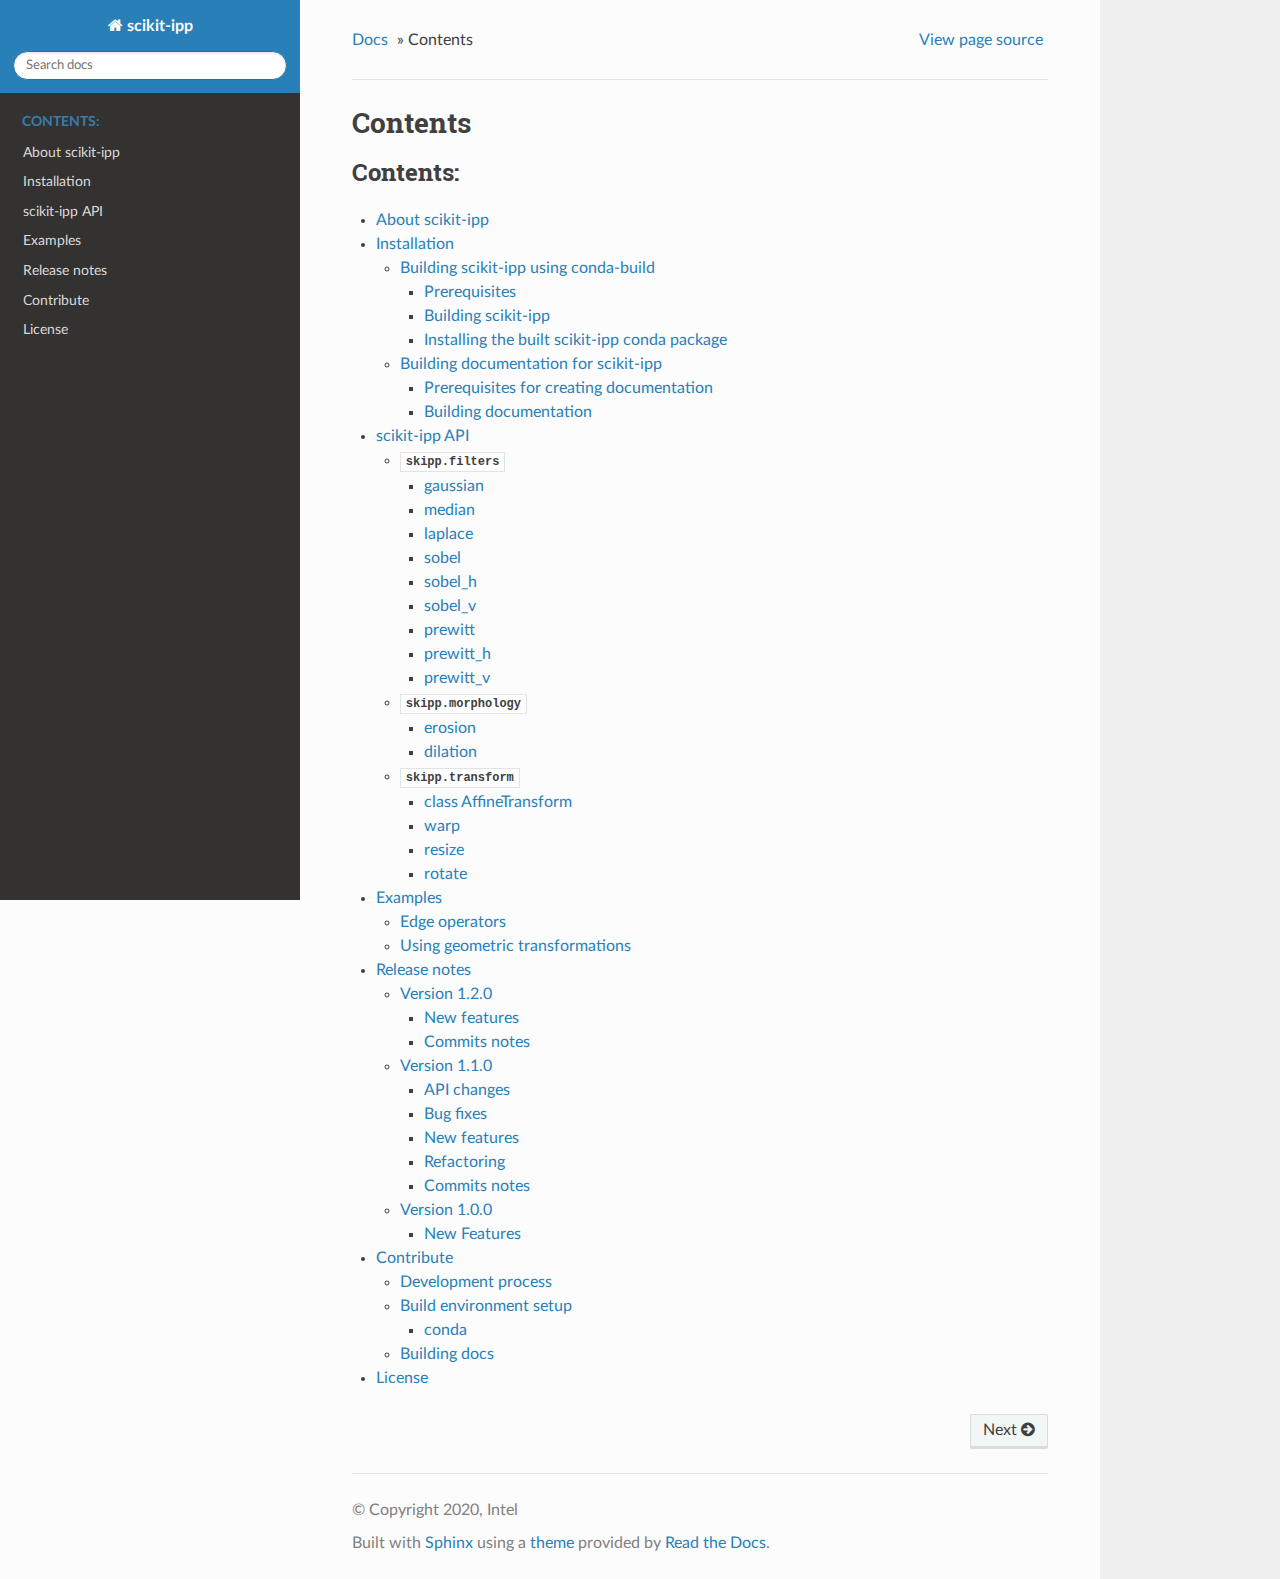
<file: contents.html>
<!DOCTYPE html>
<!--[if IE 8]><html class="no-js lt-ie9" lang="en" > <![endif]-->
<!--[if gt IE 8]><!--> <html class="no-js" lang="en" > <!--<![endif]-->
<head>
  <meta charset="utf-8">
  
  <meta name="viewport" content="width=device-width, initial-scale=1.0">
  
  <title>Contents &mdash; scikit-ipp v1.2.0 documentation</title>
  

  
  
  
  

  
  <script type="text/javascript" src="_static/js/modernizr.min.js"></script>
  
    
      <script type="text/javascript" id="documentation_options" data-url_root="./" src="_static/documentation_options.js"></script>
        <script src="_static/jquery.js"></script>
        <script src="_static/underscore.js"></script>
        <script src="_static/doctools.js"></script>
        <script src="_static/language_data.js"></script>
    
    <script type="text/javascript" src="_static/js/theme.js"></script>

    

  
  <link rel="stylesheet" href="_static/css/theme.css" type="text/css" />
  <link rel="stylesheet" href="_static/pygments.css" type="text/css" />
  <link rel="stylesheet" href="_static/gallery.css" type="text/css" />
  <link rel="stylesheet" href="_static/gallery-binder.css" type="text/css" />
  <link rel="stylesheet" href="_static/gallery-dataframe.css" type="text/css" />
    <link rel="index" title="Index" href="genindex.html" />
    <link rel="search" title="Search" href="search.html" />
    <link rel="next" title="scikit-IPP (skipp)" href="index.html" /> 
</head>

<body class="wy-body-for-nav">

   
  <div class="wy-grid-for-nav">
    
    <nav data-toggle="wy-nav-shift" class="wy-nav-side">
      <div class="wy-side-scroll">
        <div class="wy-side-nav-search" >
          

          
            <a href="#" class="icon icon-home"> scikit-ipp
          

          
          </a>

          
            
            
          

          
<div role="search">
  <form id="rtd-search-form" class="wy-form" action="search.html" method="get">
    <input type="text" name="q" placeholder="Search docs" />
    <input type="hidden" name="check_keywords" value="yes" />
    <input type="hidden" name="area" value="default" />
  </form>
</div>

          
        </div>

        <div class="wy-menu wy-menu-vertical" data-spy="affix" role="navigation" aria-label="main navigation">
          
            
            
              
            
            
              <p class="caption"><span class="caption-text">Contents:</span></p>
<ul>
<li class="toctree-l1"><a class="reference internal" href="index.html">About scikit-ipp</a></li>
<li class="toctree-l1"><a class="reference internal" href="installing.html">Installation</a></li>
<li class="toctree-l1"><a class="reference internal" href="api.html">scikit-ipp API</a></li>
<li class="toctree-l1"><a class="reference internal" href="examples.html">Examples</a></li>
<li class="toctree-l1"><a class="reference internal" href="release_notes.html">Release notes</a></li>
<li class="toctree-l1"><a class="reference internal" href="contribute.html">Contribute</a></li>
<li class="toctree-l1"><a class="reference internal" href="license.html">License</a></li>
</ul>

            
          
        </div>
      </div>
    </nav>

    <section data-toggle="wy-nav-shift" class="wy-nav-content-wrap">

      
      <nav class="wy-nav-top" aria-label="top navigation">
        
          <i data-toggle="wy-nav-top" class="fa fa-bars"></i>
          <a href="#">scikit-ipp</a>
        
      </nav>


      <div class="wy-nav-content">
        
        <div class="rst-content">
        
          















<div role="navigation" aria-label="breadcrumbs navigation">

  <ul class="wy-breadcrumbs">
    
      <li><a href="#">Docs</a> &raquo;</li>
        
      <li>Contents</li>
    
    
      <li class="wy-breadcrumbs-aside">
        
            
            <a href="_sources/contents.rst.txt" rel="nofollow"> View page source</a>
          
        
      </li>
    
  </ul>

  
  <hr/>
</div>
          <div role="main" class="document" itemscope="itemscope" itemtype="http://schema.org/Article">
           <div itemprop="articleBody">
            
  <div class="section" id="contents">
<span id="id1"></span><h1>Contents<a class="headerlink" href="#contents" title="Permalink to this headline">¶</a></h1>
<div class="toctree-wrapper compound">
<p class="caption"><span class="caption-text">Contents:</span></p>
<ul>
<li class="toctree-l1"><a class="reference internal" href="index.html">About scikit-ipp</a></li>
<li class="toctree-l1"><a class="reference internal" href="installing.html">Installation</a><ul>
<li class="toctree-l2"><a class="reference internal" href="installing.html#building-scikit-ipp-using-conda-build">Building scikit-ipp using conda-build</a><ul>
<li class="toctree-l3"><a class="reference internal" href="installing.html#prerequisites">Prerequisites</a></li>
<li class="toctree-l3"><a class="reference internal" href="installing.html#building-scikit-ipp">Building scikit-ipp</a></li>
<li class="toctree-l3"><a class="reference internal" href="installing.html#installing-the-built-scikit-ipp-conda-package">Installing the built scikit-ipp conda package</a></li>
</ul>
</li>
<li class="toctree-l2"><a class="reference internal" href="installing.html#building-documentation-for-scikit-ipp">Building documentation for scikit-ipp</a><ul>
<li class="toctree-l3"><a class="reference internal" href="installing.html#prerequisites-for-creating-documentation">Prerequisites for creating documentation</a></li>
<li class="toctree-l3"><a class="reference internal" href="installing.html#building-documentation">Building documentation</a></li>
</ul>
</li>
</ul>
</li>
<li class="toctree-l1"><a class="reference internal" href="api.html">scikit-ipp API</a><ul>
<li class="toctree-l2"><a class="reference internal" href="api.html#skipp-filters"><code class="xref py py-mod docutils literal notranslate"><span class="pre">skipp.filters</span></code></a><ul>
<li class="toctree-l3"><a class="reference internal" href="api.html#gaussian">gaussian</a></li>
<li class="toctree-l3"><a class="reference internal" href="api.html#median">median</a></li>
<li class="toctree-l3"><a class="reference internal" href="api.html#laplace">laplace</a></li>
<li class="toctree-l3"><a class="reference internal" href="api.html#sobel">sobel</a></li>
<li class="toctree-l3"><a class="reference internal" href="api.html#sobel-h">sobel_h</a></li>
<li class="toctree-l3"><a class="reference internal" href="api.html#sobel-v">sobel_v</a></li>
<li class="toctree-l3"><a class="reference internal" href="api.html#prewitt">prewitt</a></li>
<li class="toctree-l3"><a class="reference internal" href="api.html#prewitt-h">prewitt_h</a></li>
<li class="toctree-l3"><a class="reference internal" href="api.html#prewitt-v">prewitt_v</a></li>
</ul>
</li>
<li class="toctree-l2"><a class="reference internal" href="api.html#skipp-morphology"><code class="xref py py-mod docutils literal notranslate"><span class="pre">skipp.morphology</span></code></a><ul>
<li class="toctree-l3"><a class="reference internal" href="api.html#erosion">erosion</a></li>
<li class="toctree-l3"><a class="reference internal" href="api.html#dilation">dilation</a></li>
</ul>
</li>
<li class="toctree-l2"><a class="reference internal" href="api.html#skipp-transform"><code class="xref py py-mod docutils literal notranslate"><span class="pre">skipp.transform</span></code></a><ul>
<li class="toctree-l3"><a class="reference internal" href="api.html#class-affinetransform">class AffineTransform</a></li>
<li class="toctree-l3"><a class="reference internal" href="api.html#warp">warp</a></li>
<li class="toctree-l3"><a class="reference internal" href="api.html#resize">resize</a></li>
<li class="toctree-l3"><a class="reference internal" href="api.html#rotate">rotate</a></li>
</ul>
</li>
</ul>
</li>
<li class="toctree-l1"><a class="reference internal" href="examples.html">Examples</a><ul>
<li class="toctree-l2"><a class="reference internal" href="examples.html#edge-operators">Edge operators</a></li>
<li class="toctree-l2"><a class="reference internal" href="examples.html#using-geometric-transformations">Using geometric transformations</a></li>
</ul>
</li>
<li class="toctree-l1"><a class="reference internal" href="release_notes.html">Release notes</a><ul>
<li class="toctree-l2"><a class="reference internal" href="release_notes.html#version-1-2-0">Version 1.2.0</a><ul>
<li class="toctree-l3"><a class="reference internal" href="release_notes.html#new-features">New features</a></li>
<li class="toctree-l3"><a class="reference internal" href="release_notes.html#commits-notes">Commits notes</a></li>
</ul>
</li>
<li class="toctree-l2"><a class="reference internal" href="release_notes.html#version-1-1-0">Version 1.1.0</a><ul>
<li class="toctree-l3"><a class="reference internal" href="release_notes.html#api-changes">API changes</a></li>
<li class="toctree-l3"><a class="reference internal" href="release_notes.html#bug-fixes">Bug fixes</a></li>
<li class="toctree-l3"><a class="reference internal" href="release_notes.html#id1">New features</a></li>
<li class="toctree-l3"><a class="reference internal" href="release_notes.html#refactoring">Refactoring</a></li>
<li class="toctree-l3"><a class="reference internal" href="release_notes.html#id2">Commits notes</a></li>
</ul>
</li>
<li class="toctree-l2"><a class="reference internal" href="release_notes.html#version-1-0-0">Version 1.0.0</a><ul>
<li class="toctree-l3"><a class="reference internal" href="release_notes.html#id3">New Features</a></li>
</ul>
</li>
</ul>
</li>
<li class="toctree-l1"><a class="reference internal" href="contribute.html">Contribute</a><ul>
<li class="toctree-l2"><a class="reference internal" href="contribute.html#development-process">Development process</a></li>
<li class="toctree-l2"><a class="reference internal" href="contribute.html#build-environment-setup">Build environment setup</a><ul>
<li class="toctree-l3"><a class="reference internal" href="contribute.html#conda">conda</a></li>
</ul>
</li>
<li class="toctree-l2"><a class="reference internal" href="contribute.html#building-docs">Building docs</a></li>
</ul>
</li>
<li class="toctree-l1"><a class="reference internal" href="license.html">License</a></li>
</ul>
</div>
</div>


           </div>
           
          </div>
          <footer>
  
    <div class="rst-footer-buttons" role="navigation" aria-label="footer navigation">
      
        <a href="index.html" class="btn btn-neutral float-right" title="scikit-IPP (skipp)" accesskey="n" rel="next">Next <span class="fa fa-arrow-circle-right"></span></a>
      
      
    </div>
  

  <hr/>

  <div role="contentinfo">
    <p>
        &copy; Copyright 2020, Intel

    </p>
  </div>
  Built with <a href="http://sphinx-doc.org/">Sphinx</a> using a <a href="https://github.com/rtfd/sphinx_rtd_theme">theme</a> provided by <a href="https://readthedocs.org">Read the Docs</a>. 

</footer>

        </div>
      </div>

    </section>

  </div>
  


  <script type="text/javascript">
      jQuery(function () {
          SphinxRtdTheme.Navigation.enable(true);
      });
  </script>

  
  
    
   

</body>
</html>
</file>
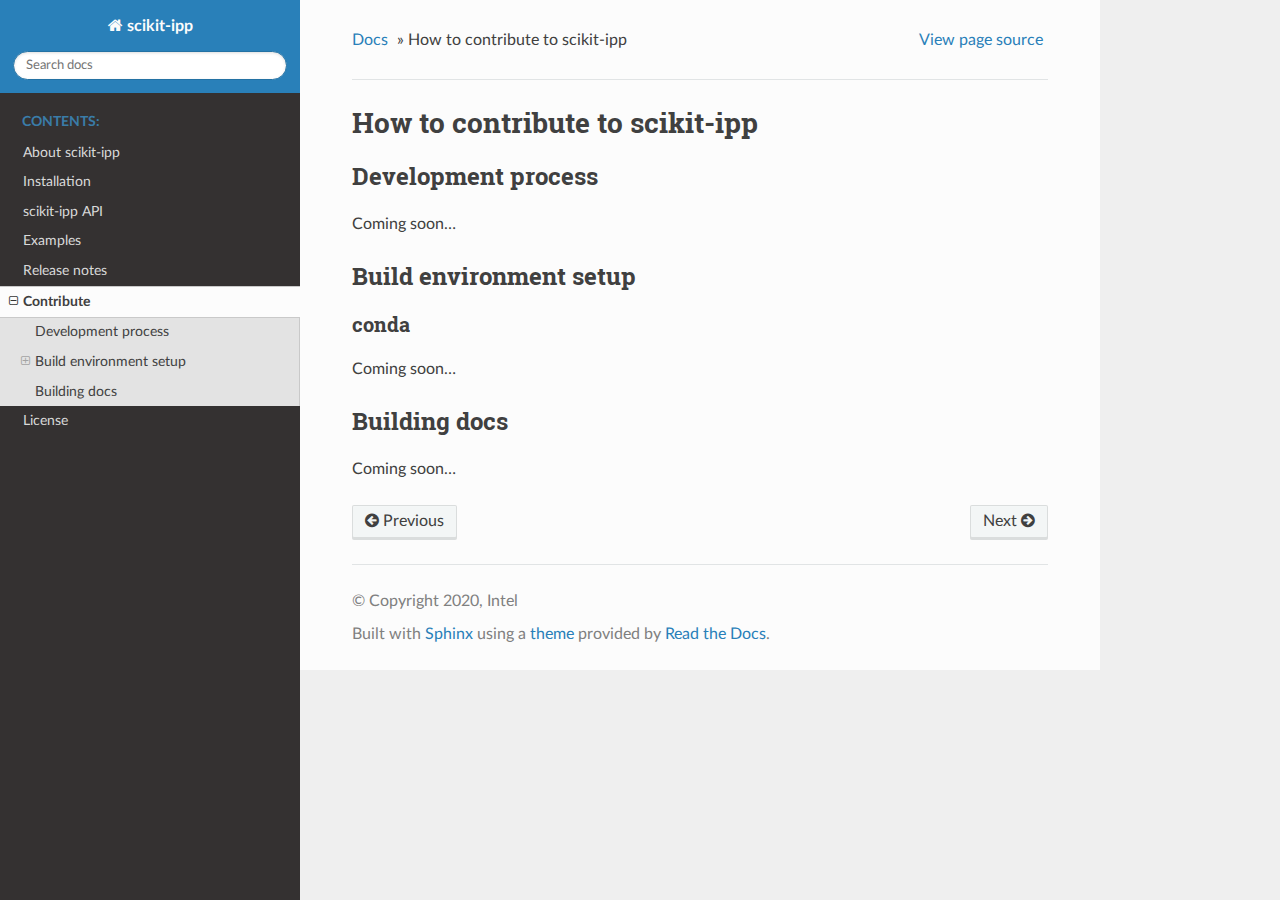
<file: contribute.html>
<!DOCTYPE html>
<!--[if IE 8]><html class="no-js lt-ie9" lang="en" > <![endif]-->
<!--[if gt IE 8]><!--> <html class="no-js" lang="en" > <!--<![endif]-->
<head>
  <meta charset="utf-8">
  
  <meta name="viewport" content="width=device-width, initial-scale=1.0">
  
  <title>How to contribute to scikit-ipp &mdash; scikit-ipp v1.2.0 documentation</title>
  

  
  
  
  

  
  <script type="text/javascript" src="_static/js/modernizr.min.js"></script>
  
    
      <script type="text/javascript" id="documentation_options" data-url_root="./" src="_static/documentation_options.js"></script>
        <script src="_static/jquery.js"></script>
        <script src="_static/underscore.js"></script>
        <script src="_static/doctools.js"></script>
        <script src="_static/language_data.js"></script>
    
    <script type="text/javascript" src="_static/js/theme.js"></script>

    

  
  <link rel="stylesheet" href="_static/css/theme.css" type="text/css" />
  <link rel="stylesheet" href="_static/pygments.css" type="text/css" />
  <link rel="stylesheet" href="_static/gallery.css" type="text/css" />
  <link rel="stylesheet" href="_static/gallery-binder.css" type="text/css" />
  <link rel="stylesheet" href="_static/gallery-dataframe.css" type="text/css" />
    <link rel="index" title="Index" href="genindex.html" />
    <link rel="search" title="Search" href="search.html" />
    <link rel="next" title="License" href="license.html" />
    <link rel="prev" title="Release notes" href="release_notes.html" /> 
</head>

<body class="wy-body-for-nav">

   
  <div class="wy-grid-for-nav">
    
    <nav data-toggle="wy-nav-shift" class="wy-nav-side">
      <div class="wy-side-scroll">
        <div class="wy-side-nav-search" >
          

          
            <a href="contents.html" class="icon icon-home"> scikit-ipp
          

          
          </a>

          
            
            
          

          
<div role="search">
  <form id="rtd-search-form" class="wy-form" action="search.html" method="get">
    <input type="text" name="q" placeholder="Search docs" />
    <input type="hidden" name="check_keywords" value="yes" />
    <input type="hidden" name="area" value="default" />
  </form>
</div>

          
        </div>

        <div class="wy-menu wy-menu-vertical" data-spy="affix" role="navigation" aria-label="main navigation">
          
            
            
              
            
            
              <p class="caption"><span class="caption-text">Contents:</span></p>
<ul class="current">
<li class="toctree-l1"><a class="reference internal" href="index.html">About scikit-ipp</a></li>
<li class="toctree-l1"><a class="reference internal" href="installing.html">Installation</a></li>
<li class="toctree-l1"><a class="reference internal" href="api.html">scikit-ipp API</a></li>
<li class="toctree-l1"><a class="reference internal" href="examples.html">Examples</a></li>
<li class="toctree-l1"><a class="reference internal" href="release_notes.html">Release notes</a></li>
<li class="toctree-l1 current"><a class="current reference internal" href="#">Contribute</a><ul>
<li class="toctree-l2"><a class="reference internal" href="#development-process">Development process</a></li>
<li class="toctree-l2"><a class="reference internal" href="#build-environment-setup">Build environment setup</a><ul>
<li class="toctree-l3"><a class="reference internal" href="#conda">conda</a></li>
</ul>
</li>
<li class="toctree-l2"><a class="reference internal" href="#building-docs">Building docs</a></li>
</ul>
</li>
<li class="toctree-l1"><a class="reference internal" href="license.html">License</a></li>
</ul>

            
          
        </div>
      </div>
    </nav>

    <section data-toggle="wy-nav-shift" class="wy-nav-content-wrap">

      
      <nav class="wy-nav-top" aria-label="top navigation">
        
          <i data-toggle="wy-nav-top" class="fa fa-bars"></i>
          <a href="contents.html">scikit-ipp</a>
        
      </nav>


      <div class="wy-nav-content">
        
        <div class="rst-content">
        
          















<div role="navigation" aria-label="breadcrumbs navigation">

  <ul class="wy-breadcrumbs">
    
      <li><a href="contents.html">Docs</a> &raquo;</li>
        
      <li>How to contribute to scikit-ipp</li>
    
    
      <li class="wy-breadcrumbs-aside">
        
            
            <a href="_sources/contribute.rst.txt" rel="nofollow"> View page source</a>
          
        
      </li>
    
  </ul>

  
  <hr/>
</div>
          <div role="main" class="document" itemscope="itemscope" itemtype="http://schema.org/Article">
           <div itemprop="articleBody">
            
  <div class="section" id="how-to-contribute-to-scikit-ipp">
<h1>How to contribute to scikit-ipp<a class="headerlink" href="#how-to-contribute-to-scikit-ipp" title="Permalink to this headline">¶</a></h1>
<div class="section" id="development-process">
<h2>Development process<a class="headerlink" href="#development-process" title="Permalink to this headline">¶</a></h2>
<p>Coming soon…</p>
</div>
<div class="section" id="build-environment-setup">
<h2>Build environment setup<a class="headerlink" href="#build-environment-setup" title="Permalink to this headline">¶</a></h2>
<div class="section" id="conda">
<h3>conda<a class="headerlink" href="#conda" title="Permalink to this headline">¶</a></h3>
<p>Coming soon…</p>
</div>
</div>
<div class="section" id="building-docs">
<h2>Building docs<a class="headerlink" href="#building-docs" title="Permalink to this headline">¶</a></h2>
<p>Coming soon…</p>
</div>
</div>


           </div>
           
          </div>
          <footer>
  
    <div class="rst-footer-buttons" role="navigation" aria-label="footer navigation">
      
        <a href="license.html" class="btn btn-neutral float-right" title="License" accesskey="n" rel="next">Next <span class="fa fa-arrow-circle-right"></span></a>
      
      
        <a href="release_notes.html" class="btn btn-neutral float-left" title="Release notes" accesskey="p" rel="prev"><span class="fa fa-arrow-circle-left"></span> Previous</a>
      
    </div>
  

  <hr/>

  <div role="contentinfo">
    <p>
        &copy; Copyright 2020, Intel

    </p>
  </div>
  Built with <a href="http://sphinx-doc.org/">Sphinx</a> using a <a href="https://github.com/rtfd/sphinx_rtd_theme">theme</a> provided by <a href="https://readthedocs.org">Read the Docs</a>. 

</footer>

        </div>
      </div>

    </section>

  </div>
  


  <script type="text/javascript">
      jQuery(function () {
          SphinxRtdTheme.Navigation.enable(true);
      });
  </script>

  
  
    
   

</body>
</html>
</file>
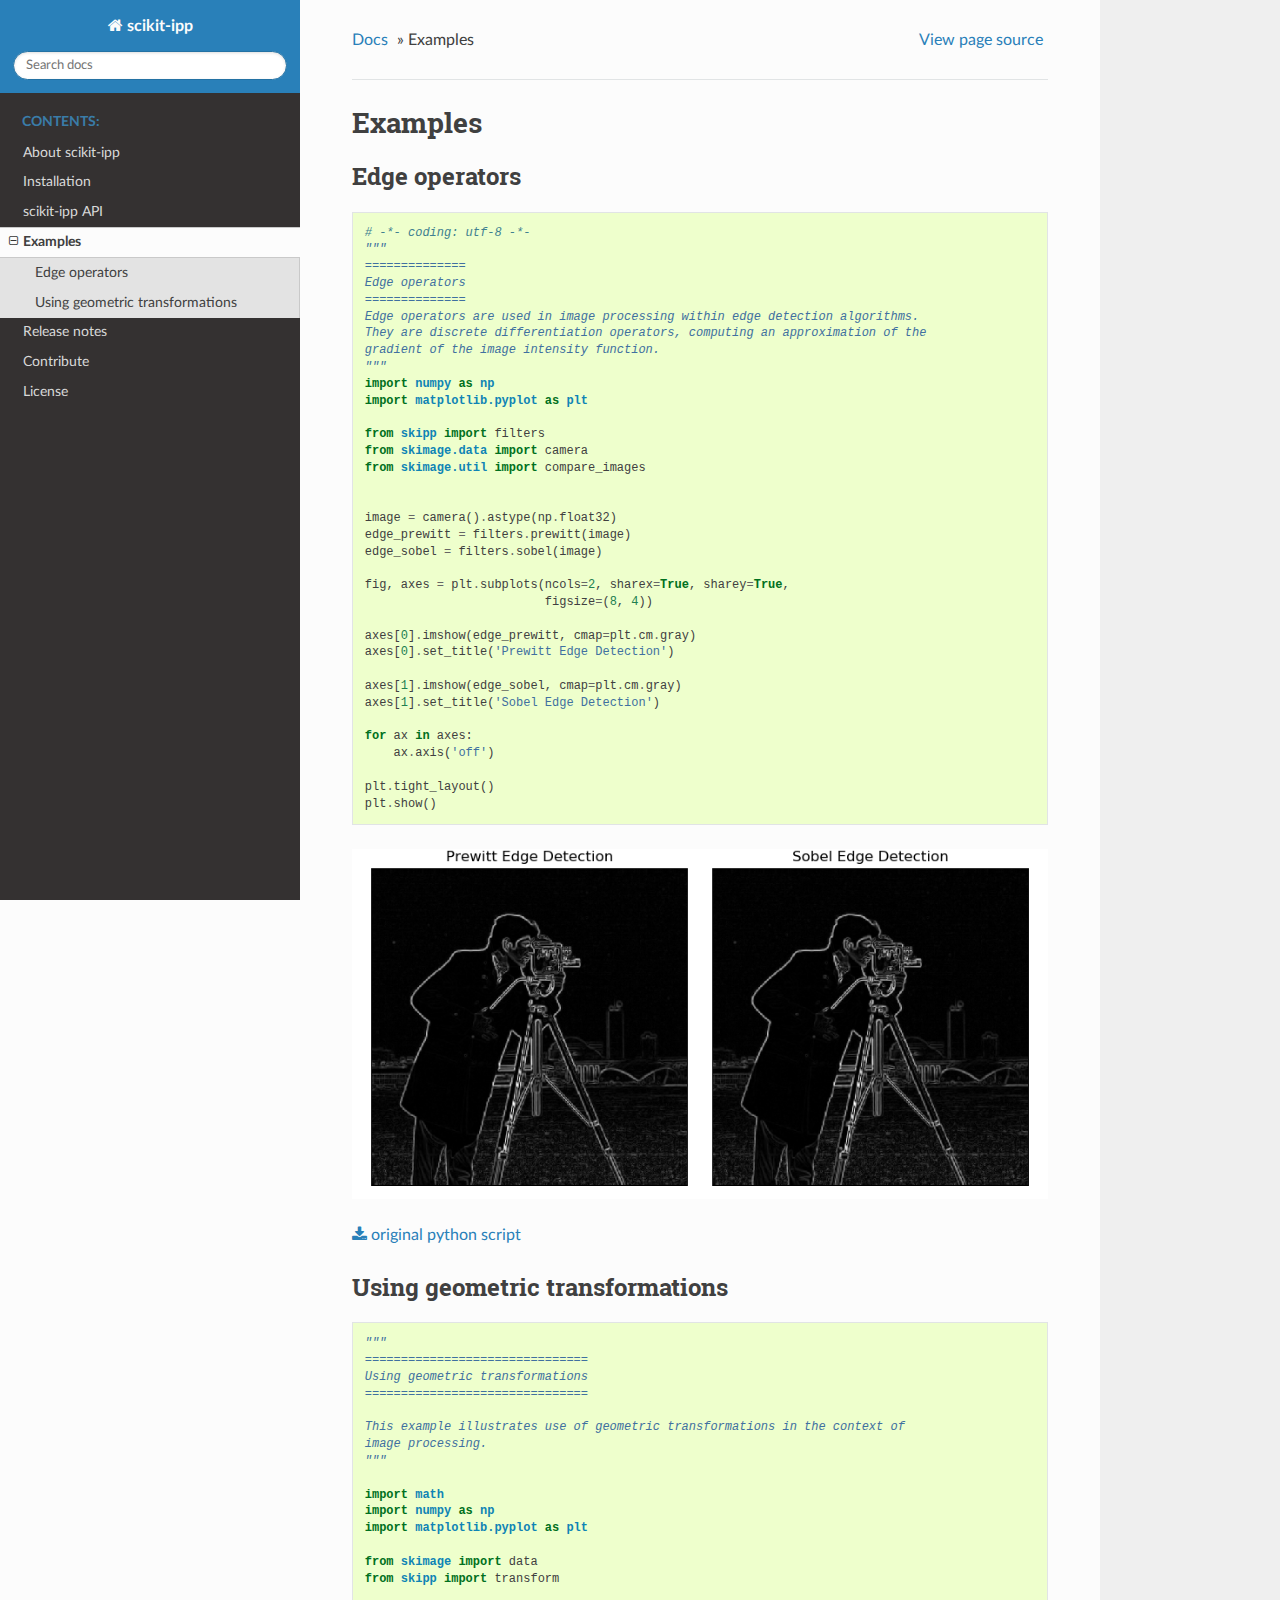
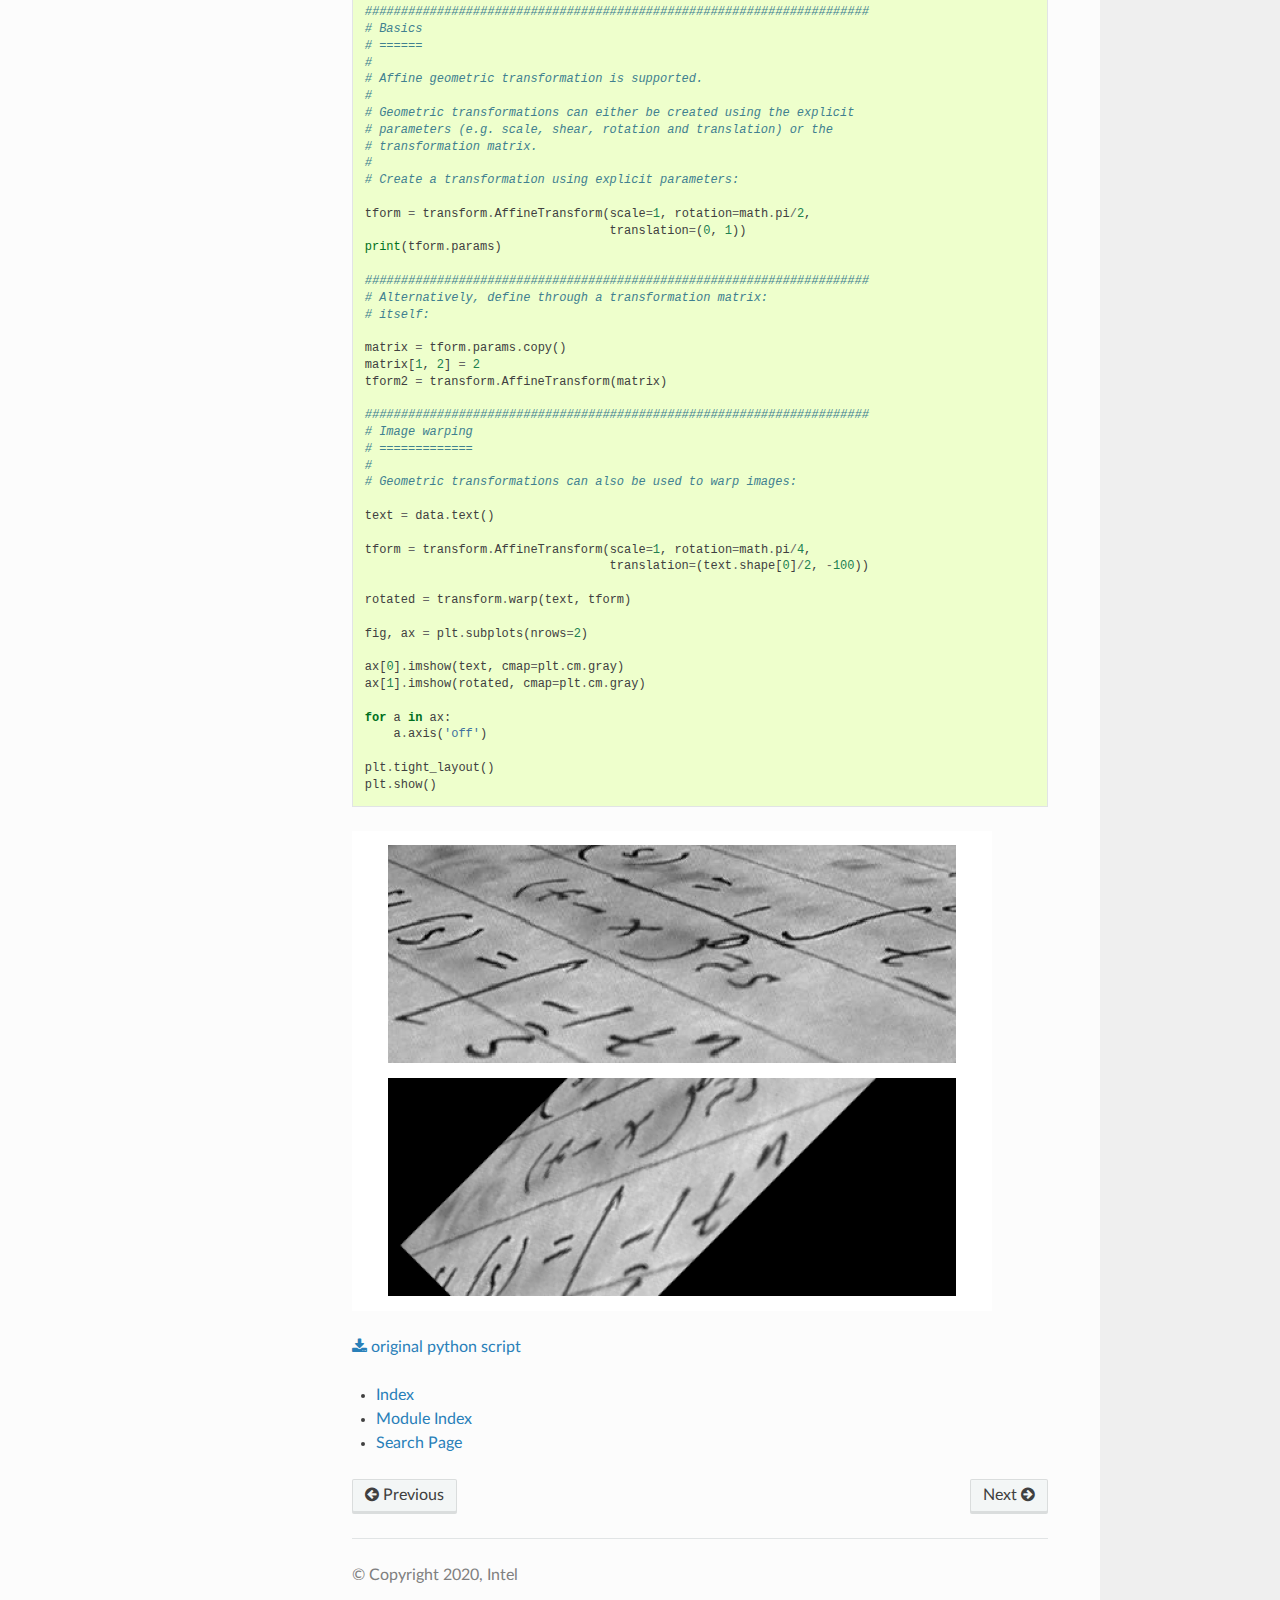
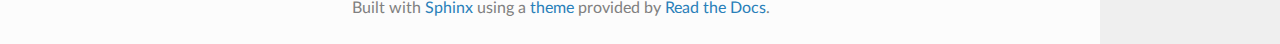
<file: examples.html>
<!DOCTYPE html>
<!--[if IE 8]><html class="no-js lt-ie9" lang="en" > <![endif]-->
<!--[if gt IE 8]><!--> <html class="no-js" lang="en" > <!--<![endif]-->
<head>
  <meta charset="utf-8">
  
  <meta name="viewport" content="width=device-width, initial-scale=1.0">
  
  <title>Examples &mdash; scikit-ipp v1.2.0 documentation</title>
  

  
  
  
  

  
  <script type="text/javascript" src="_static/js/modernizr.min.js"></script>
  
    
      <script type="text/javascript" id="documentation_options" data-url_root="./" src="_static/documentation_options.js"></script>
        <script src="_static/jquery.js"></script>
        <script src="_static/underscore.js"></script>
        <script src="_static/doctools.js"></script>
        <script src="_static/language_data.js"></script>
    
    <script type="text/javascript" src="_static/js/theme.js"></script>

    

  
  <link rel="stylesheet" href="_static/css/theme.css" type="text/css" />
  <link rel="stylesheet" href="_static/pygments.css" type="text/css" />
  <link rel="stylesheet" href="_static/gallery.css" type="text/css" />
  <link rel="stylesheet" href="_static/gallery-binder.css" type="text/css" />
  <link rel="stylesheet" href="_static/gallery-dataframe.css" type="text/css" />
    <link rel="index" title="Index" href="genindex.html" />
    <link rel="search" title="Search" href="search.html" />
    <link rel="next" title="Release notes" href="release_notes.html" />
    <link rel="prev" title="scikit-ipp API" href="api.html" /> 
</head>

<body class="wy-body-for-nav">

   
  <div class="wy-grid-for-nav">
    
    <nav data-toggle="wy-nav-shift" class="wy-nav-side">
      <div class="wy-side-scroll">
        <div class="wy-side-nav-search" >
          

          
            <a href="contents.html" class="icon icon-home"> scikit-ipp
          

          
          </a>

          
            
            
          

          
<div role="search">
  <form id="rtd-search-form" class="wy-form" action="search.html" method="get">
    <input type="text" name="q" placeholder="Search docs" />
    <input type="hidden" name="check_keywords" value="yes" />
    <input type="hidden" name="area" value="default" />
  </form>
</div>

          
        </div>

        <div class="wy-menu wy-menu-vertical" data-spy="affix" role="navigation" aria-label="main navigation">
          
            
            
              
            
            
              <p class="caption"><span class="caption-text">Contents:</span></p>
<ul class="current">
<li class="toctree-l1"><a class="reference internal" href="index.html">About scikit-ipp</a></li>
<li class="toctree-l1"><a class="reference internal" href="installing.html">Installation</a></li>
<li class="toctree-l1"><a class="reference internal" href="api.html">scikit-ipp API</a></li>
<li class="toctree-l1 current"><a class="current reference internal" href="#">Examples</a><ul>
<li class="toctree-l2"><a class="reference internal" href="#edge-operators">Edge operators</a></li>
<li class="toctree-l2"><a class="reference internal" href="#using-geometric-transformations">Using geometric transformations</a></li>
</ul>
</li>
<li class="toctree-l1"><a class="reference internal" href="release_notes.html">Release notes</a></li>
<li class="toctree-l1"><a class="reference internal" href="contribute.html">Contribute</a></li>
<li class="toctree-l1"><a class="reference internal" href="license.html">License</a></li>
</ul>

            
          
        </div>
      </div>
    </nav>

    <section data-toggle="wy-nav-shift" class="wy-nav-content-wrap">

      
      <nav class="wy-nav-top" aria-label="top navigation">
        
          <i data-toggle="wy-nav-top" class="fa fa-bars"></i>
          <a href="contents.html">scikit-ipp</a>
        
      </nav>


      <div class="wy-nav-content">
        
        <div class="rst-content">
        
          















<div role="navigation" aria-label="breadcrumbs navigation">

  <ul class="wy-breadcrumbs">
    
      <li><a href="contents.html">Docs</a> &raquo;</li>
        
      <li>Examples</li>
    
    
      <li class="wy-breadcrumbs-aside">
        
            
            <a href="_sources/examples.rst.txt" rel="nofollow"> View page source</a>
          
        
      </li>
    
  </ul>

  
  <hr/>
</div>
          <div role="main" class="document" itemscope="itemscope" itemtype="http://schema.org/Article">
           <div itemprop="articleBody">
            
  <div class="section" id="examples">
<h1>Examples<a class="headerlink" href="#examples" title="Permalink to this headline">¶</a></h1>
<div class="section" id="edge-operators">
<h2>Edge operators<a class="headerlink" href="#edge-operators" title="Permalink to this headline">¶</a></h2>
<div class="highlight-python notranslate"><div class="highlight"><pre><span></span><span class="c1"># -*- coding: utf-8 -*-</span>
<span class="sd">&quot;&quot;&quot;</span>
<span class="sd">==============</span>
<span class="sd">Edge operators</span>
<span class="sd">==============</span>
<span class="sd">Edge operators are used in image processing within edge detection algorithms.</span>
<span class="sd">They are discrete differentiation operators, computing an approximation of the</span>
<span class="sd">gradient of the image intensity function.</span>
<span class="sd">&quot;&quot;&quot;</span>
<span class="kn">import</span> <span class="nn">numpy</span> <span class="k">as</span> <span class="nn">np</span>
<span class="kn">import</span> <span class="nn">matplotlib.pyplot</span> <span class="k">as</span> <span class="nn">plt</span>

<span class="kn">from</span> <span class="nn">skipp</span> <span class="kn">import</span> <span class="n">filters</span>
<span class="kn">from</span> <span class="nn">skimage.data</span> <span class="kn">import</span> <span class="n">camera</span>
<span class="kn">from</span> <span class="nn">skimage.util</span> <span class="kn">import</span> <span class="n">compare_images</span>


<span class="n">image</span> <span class="o">=</span> <span class="n">camera</span><span class="p">()</span><span class="o">.</span><span class="n">astype</span><span class="p">(</span><span class="n">np</span><span class="o">.</span><span class="n">float32</span><span class="p">)</span>
<span class="n">edge_prewitt</span> <span class="o">=</span> <span class="n">filters</span><span class="o">.</span><span class="n">prewitt</span><span class="p">(</span><span class="n">image</span><span class="p">)</span>
<span class="n">edge_sobel</span> <span class="o">=</span> <span class="n">filters</span><span class="o">.</span><span class="n">sobel</span><span class="p">(</span><span class="n">image</span><span class="p">)</span>

<span class="n">fig</span><span class="p">,</span> <span class="n">axes</span> <span class="o">=</span> <span class="n">plt</span><span class="o">.</span><span class="n">subplots</span><span class="p">(</span><span class="n">ncols</span><span class="o">=</span><span class="mi">2</span><span class="p">,</span> <span class="n">sharex</span><span class="o">=</span><span class="kc">True</span><span class="p">,</span> <span class="n">sharey</span><span class="o">=</span><span class="kc">True</span><span class="p">,</span>
                         <span class="n">figsize</span><span class="o">=</span><span class="p">(</span><span class="mi">8</span><span class="p">,</span> <span class="mi">4</span><span class="p">))</span>

<span class="n">axes</span><span class="p">[</span><span class="mi">0</span><span class="p">]</span><span class="o">.</span><span class="n">imshow</span><span class="p">(</span><span class="n">edge_prewitt</span><span class="p">,</span> <span class="n">cmap</span><span class="o">=</span><span class="n">plt</span><span class="o">.</span><span class="n">cm</span><span class="o">.</span><span class="n">gray</span><span class="p">)</span>
<span class="n">axes</span><span class="p">[</span><span class="mi">0</span><span class="p">]</span><span class="o">.</span><span class="n">set_title</span><span class="p">(</span><span class="s1">&#39;Prewitt Edge Detection&#39;</span><span class="p">)</span>

<span class="n">axes</span><span class="p">[</span><span class="mi">1</span><span class="p">]</span><span class="o">.</span><span class="n">imshow</span><span class="p">(</span><span class="n">edge_sobel</span><span class="p">,</span> <span class="n">cmap</span><span class="o">=</span><span class="n">plt</span><span class="o">.</span><span class="n">cm</span><span class="o">.</span><span class="n">gray</span><span class="p">)</span>
<span class="n">axes</span><span class="p">[</span><span class="mi">1</span><span class="p">]</span><span class="o">.</span><span class="n">set_title</span><span class="p">(</span><span class="s1">&#39;Sobel Edge Detection&#39;</span><span class="p">)</span>

<span class="k">for</span> <span class="n">ax</span> <span class="ow">in</span> <span class="n">axes</span><span class="p">:</span>
    <span class="n">ax</span><span class="o">.</span><span class="n">axis</span><span class="p">(</span><span class="s1">&#39;off&#39;</span><span class="p">)</span>

<span class="n">plt</span><span class="o">.</span><span class="n">tight_layout</span><span class="p">()</span>
<span class="n">plt</span><span class="o">.</span><span class="n">show</span><span class="p">()</span>
</pre></div>
</div>
<img alt="_images/plot_edge_filters_example_output.png" src="_images/plot_edge_filters_example_output.png" />
<p><a class="reference download internal" download="" href="_downloads/5b5f22c44e7029f31f9dc9594b6e0f2a/plot_edge_filters.py"><code class="xref download docutils literal notranslate"><span class="pre">original</span> <span class="pre">python</span> <span class="pre">script</span></code></a></p>
</div>
<div class="section" id="using-geometric-transformations">
<h2>Using geometric transformations<a class="headerlink" href="#using-geometric-transformations" title="Permalink to this headline">¶</a></h2>
<div class="highlight-python notranslate"><div class="highlight"><pre><span></span><span class="sd">&quot;&quot;&quot;</span>
<span class="sd">===============================</span>
<span class="sd">Using geometric transformations</span>
<span class="sd">===============================</span>

<span class="sd">This example illustrates use of geometric transformations in the context of</span>
<span class="sd">image processing.</span>
<span class="sd">&quot;&quot;&quot;</span>

<span class="kn">import</span> <span class="nn">math</span>
<span class="kn">import</span> <span class="nn">numpy</span> <span class="k">as</span> <span class="nn">np</span>
<span class="kn">import</span> <span class="nn">matplotlib.pyplot</span> <span class="k">as</span> <span class="nn">plt</span>

<span class="kn">from</span> <span class="nn">skimage</span> <span class="kn">import</span> <span class="n">data</span>
<span class="kn">from</span> <span class="nn">skipp</span> <span class="kn">import</span> <span class="n">transform</span>

<span class="c1">######################################################################</span>
<span class="c1"># Basics</span>
<span class="c1"># ======</span>
<span class="c1">#</span>
<span class="c1"># Affine geometric transformation is supported.</span>
<span class="c1">#</span>
<span class="c1"># Geometric transformations can either be created using the explicit</span>
<span class="c1"># parameters (e.g. scale, shear, rotation and translation) or the</span>
<span class="c1"># transformation matrix.</span>
<span class="c1">#</span>
<span class="c1"># Create a transformation using explicit parameters:</span>

<span class="n">tform</span> <span class="o">=</span> <span class="n">transform</span><span class="o">.</span><span class="n">AffineTransform</span><span class="p">(</span><span class="n">scale</span><span class="o">=</span><span class="mi">1</span><span class="p">,</span> <span class="n">rotation</span><span class="o">=</span><span class="n">math</span><span class="o">.</span><span class="n">pi</span><span class="o">/</span><span class="mi">2</span><span class="p">,</span>
                                  <span class="n">translation</span><span class="o">=</span><span class="p">(</span><span class="mi">0</span><span class="p">,</span> <span class="mi">1</span><span class="p">))</span>
<span class="nb">print</span><span class="p">(</span><span class="n">tform</span><span class="o">.</span><span class="n">params</span><span class="p">)</span>

<span class="c1">######################################################################</span>
<span class="c1"># Alternatively, define through a transformation matrix:</span>
<span class="c1"># itself:</span>

<span class="n">matrix</span> <span class="o">=</span> <span class="n">tform</span><span class="o">.</span><span class="n">params</span><span class="o">.</span><span class="n">copy</span><span class="p">()</span>
<span class="n">matrix</span><span class="p">[</span><span class="mi">1</span><span class="p">,</span> <span class="mi">2</span><span class="p">]</span> <span class="o">=</span> <span class="mi">2</span>
<span class="n">tform2</span> <span class="o">=</span> <span class="n">transform</span><span class="o">.</span><span class="n">AffineTransform</span><span class="p">(</span><span class="n">matrix</span><span class="p">)</span>

<span class="c1">######################################################################</span>
<span class="c1"># Image warping</span>
<span class="c1"># =============</span>
<span class="c1">#</span>
<span class="c1"># Geometric transformations can also be used to warp images:</span>

<span class="n">text</span> <span class="o">=</span> <span class="n">data</span><span class="o">.</span><span class="n">text</span><span class="p">()</span>

<span class="n">tform</span> <span class="o">=</span> <span class="n">transform</span><span class="o">.</span><span class="n">AffineTransform</span><span class="p">(</span><span class="n">scale</span><span class="o">=</span><span class="mi">1</span><span class="p">,</span> <span class="n">rotation</span><span class="o">=</span><span class="n">math</span><span class="o">.</span><span class="n">pi</span><span class="o">/</span><span class="mi">4</span><span class="p">,</span>
                                  <span class="n">translation</span><span class="o">=</span><span class="p">(</span><span class="n">text</span><span class="o">.</span><span class="n">shape</span><span class="p">[</span><span class="mi">0</span><span class="p">]</span><span class="o">/</span><span class="mi">2</span><span class="p">,</span> <span class="o">-</span><span class="mi">100</span><span class="p">))</span>

<span class="n">rotated</span> <span class="o">=</span> <span class="n">transform</span><span class="o">.</span><span class="n">warp</span><span class="p">(</span><span class="n">text</span><span class="p">,</span> <span class="n">tform</span><span class="p">)</span>

<span class="n">fig</span><span class="p">,</span> <span class="n">ax</span> <span class="o">=</span> <span class="n">plt</span><span class="o">.</span><span class="n">subplots</span><span class="p">(</span><span class="n">nrows</span><span class="o">=</span><span class="mi">2</span><span class="p">)</span>

<span class="n">ax</span><span class="p">[</span><span class="mi">0</span><span class="p">]</span><span class="o">.</span><span class="n">imshow</span><span class="p">(</span><span class="n">text</span><span class="p">,</span> <span class="n">cmap</span><span class="o">=</span><span class="n">plt</span><span class="o">.</span><span class="n">cm</span><span class="o">.</span><span class="n">gray</span><span class="p">)</span>
<span class="n">ax</span><span class="p">[</span><span class="mi">1</span><span class="p">]</span><span class="o">.</span><span class="n">imshow</span><span class="p">(</span><span class="n">rotated</span><span class="p">,</span> <span class="n">cmap</span><span class="o">=</span><span class="n">plt</span><span class="o">.</span><span class="n">cm</span><span class="o">.</span><span class="n">gray</span><span class="p">)</span>

<span class="k">for</span> <span class="n">a</span> <span class="ow">in</span> <span class="n">ax</span><span class="p">:</span>
    <span class="n">a</span><span class="o">.</span><span class="n">axis</span><span class="p">(</span><span class="s1">&#39;off&#39;</span><span class="p">)</span>

<span class="n">plt</span><span class="o">.</span><span class="n">tight_layout</span><span class="p">()</span>
<span class="n">plt</span><span class="o">.</span><span class="n">show</span><span class="p">()</span>
</pre></div>
</div>
<img alt="_images/plot_geometric_example_output.png" src="_images/plot_geometric_example_output.png" />
<p><a class="reference download internal" download="" href="_downloads/6ade9196d215bd0816b041c1a1e8f13e/plot_geometric.py"><code class="xref download docutils literal notranslate"><span class="pre">original</span> <span class="pre">python</span> <span class="pre">script</span></code></a></p>
<ul class="simple">
<li><p><a class="reference internal" href="genindex.html"><span class="std std-ref">Index</span></a></p></li>
<li><p><a class="reference internal" href="py-modindex.html"><span class="std std-ref">Module Index</span></a></p></li>
<li><p><a class="reference internal" href="search.html"><span class="std std-ref">Search Page</span></a></p></li>
</ul>
</div>
</div>


           </div>
           
          </div>
          <footer>
  
    <div class="rst-footer-buttons" role="navigation" aria-label="footer navigation">
      
        <a href="release_notes.html" class="btn btn-neutral float-right" title="Release notes" accesskey="n" rel="next">Next <span class="fa fa-arrow-circle-right"></span></a>
      
      
        <a href="api.html" class="btn btn-neutral float-left" title="scikit-ipp API" accesskey="p" rel="prev"><span class="fa fa-arrow-circle-left"></span> Previous</a>
      
    </div>
  

  <hr/>

  <div role="contentinfo">
    <p>
        &copy; Copyright 2020, Intel

    </p>
  </div>
  Built with <a href="http://sphinx-doc.org/">Sphinx</a> using a <a href="https://github.com/rtfd/sphinx_rtd_theme">theme</a> provided by <a href="https://readthedocs.org">Read the Docs</a>. 

</footer>

        </div>
      </div>

    </section>

  </div>
  


  <script type="text/javascript">
      jQuery(function () {
          SphinxRtdTheme.Navigation.enable(true);
      });
  </script>

  
  
    
   

</body>
</html>
</file>
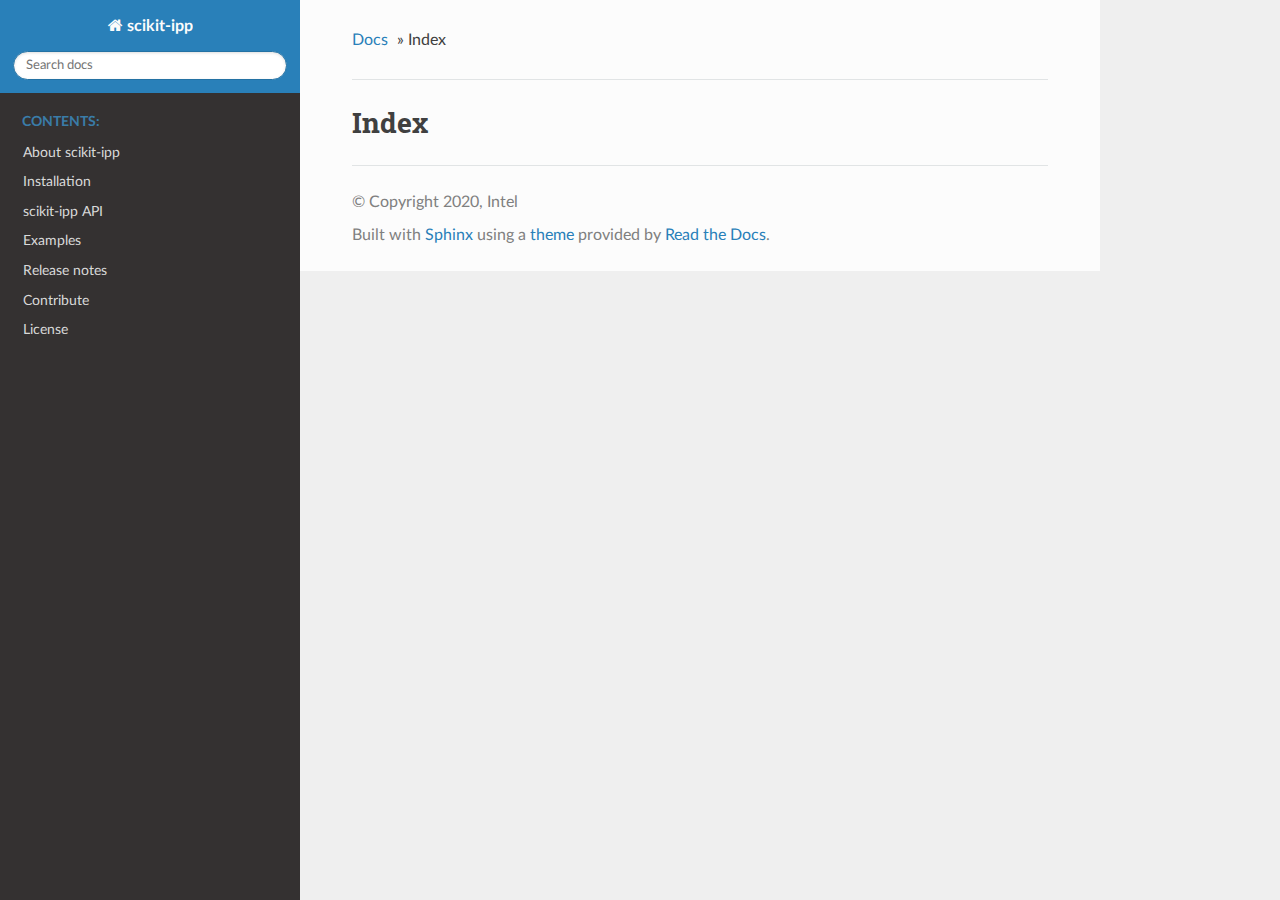
<file: genindex.html>
<!DOCTYPE html>
<!--[if IE 8]><html class="no-js lt-ie9" lang="en" > <![endif]-->
<!--[if gt IE 8]><!--> <html class="no-js" lang="en" > <!--<![endif]-->
<head>
  <meta charset="utf-8">
  
  <meta name="viewport" content="width=device-width, initial-scale=1.0">
  
  <title>Index &mdash; scikit-ipp v1.2.0 documentation</title>
  

  
  
  
  

  
  <script type="text/javascript" src="_static/js/modernizr.min.js"></script>
  
    
      <script type="text/javascript" id="documentation_options" data-url_root="./" src="_static/documentation_options.js"></script>
        <script src="_static/jquery.js"></script>
        <script src="_static/underscore.js"></script>
        <script src="_static/doctools.js"></script>
        <script src="_static/language_data.js"></script>
    
    <script type="text/javascript" src="_static/js/theme.js"></script>

    

  
  <link rel="stylesheet" href="_static/css/theme.css" type="text/css" />
  <link rel="stylesheet" href="_static/pygments.css" type="text/css" />
  <link rel="stylesheet" href="_static/gallery.css" type="text/css" />
  <link rel="stylesheet" href="_static/gallery-binder.css" type="text/css" />
  <link rel="stylesheet" href="_static/gallery-dataframe.css" type="text/css" />
    <link rel="index" title="Index" href="#" />
    <link rel="search" title="Search" href="search.html" /> 
</head>

<body class="wy-body-for-nav">

   
  <div class="wy-grid-for-nav">
    
    <nav data-toggle="wy-nav-shift" class="wy-nav-side">
      <div class="wy-side-scroll">
        <div class="wy-side-nav-search" >
          

          
            <a href="contents.html" class="icon icon-home"> scikit-ipp
          

          
          </a>

          
            
            
          

          
<div role="search">
  <form id="rtd-search-form" class="wy-form" action="search.html" method="get">
    <input type="text" name="q" placeholder="Search docs" />
    <input type="hidden" name="check_keywords" value="yes" />
    <input type="hidden" name="area" value="default" />
  </form>
</div>

          
        </div>

        <div class="wy-menu wy-menu-vertical" data-spy="affix" role="navigation" aria-label="main navigation">
          
            
            
              
            
            
              <p class="caption"><span class="caption-text">Contents:</span></p>
<ul>
<li class="toctree-l1"><a class="reference internal" href="index.html">About scikit-ipp</a></li>
<li class="toctree-l1"><a class="reference internal" href="installing.html">Installation</a></li>
<li class="toctree-l1"><a class="reference internal" href="api.html">scikit-ipp API</a></li>
<li class="toctree-l1"><a class="reference internal" href="examples.html">Examples</a></li>
<li class="toctree-l1"><a class="reference internal" href="release_notes.html">Release notes</a></li>
<li class="toctree-l1"><a class="reference internal" href="contribute.html">Contribute</a></li>
<li class="toctree-l1"><a class="reference internal" href="license.html">License</a></li>
</ul>

            
          
        </div>
      </div>
    </nav>

    <section data-toggle="wy-nav-shift" class="wy-nav-content-wrap">

      
      <nav class="wy-nav-top" aria-label="top navigation">
        
          <i data-toggle="wy-nav-top" class="fa fa-bars"></i>
          <a href="contents.html">scikit-ipp</a>
        
      </nav>


      <div class="wy-nav-content">
        
        <div class="rst-content">
        
          















<div role="navigation" aria-label="breadcrumbs navigation">

  <ul class="wy-breadcrumbs">
    
      <li><a href="contents.html">Docs</a> &raquo;</li>
        
      <li>Index</li>
    
    
      <li class="wy-breadcrumbs-aside">
        
            
        
      </li>
    
  </ul>

  
  <hr/>
</div>
          <div role="main" class="document" itemscope="itemscope" itemtype="http://schema.org/Article">
           <div itemprop="articleBody">
            

<h1 id="index">Index</h1>

<div class="genindex-jumpbox">
 
</div>


           </div>
           
          </div>
          <footer>
  

  <hr/>

  <div role="contentinfo">
    <p>
        &copy; Copyright 2020, Intel

    </p>
  </div>
  Built with <a href="http://sphinx-doc.org/">Sphinx</a> using a <a href="https://github.com/rtfd/sphinx_rtd_theme">theme</a> provided by <a href="https://readthedocs.org">Read the Docs</a>. 

</footer>

        </div>
      </div>

    </section>

  </div>
  


  <script type="text/javascript">
      jQuery(function () {
          SphinxRtdTheme.Navigation.enable(true);
      });
  </script>

  
  
    
   

</body>
</html>
</file>
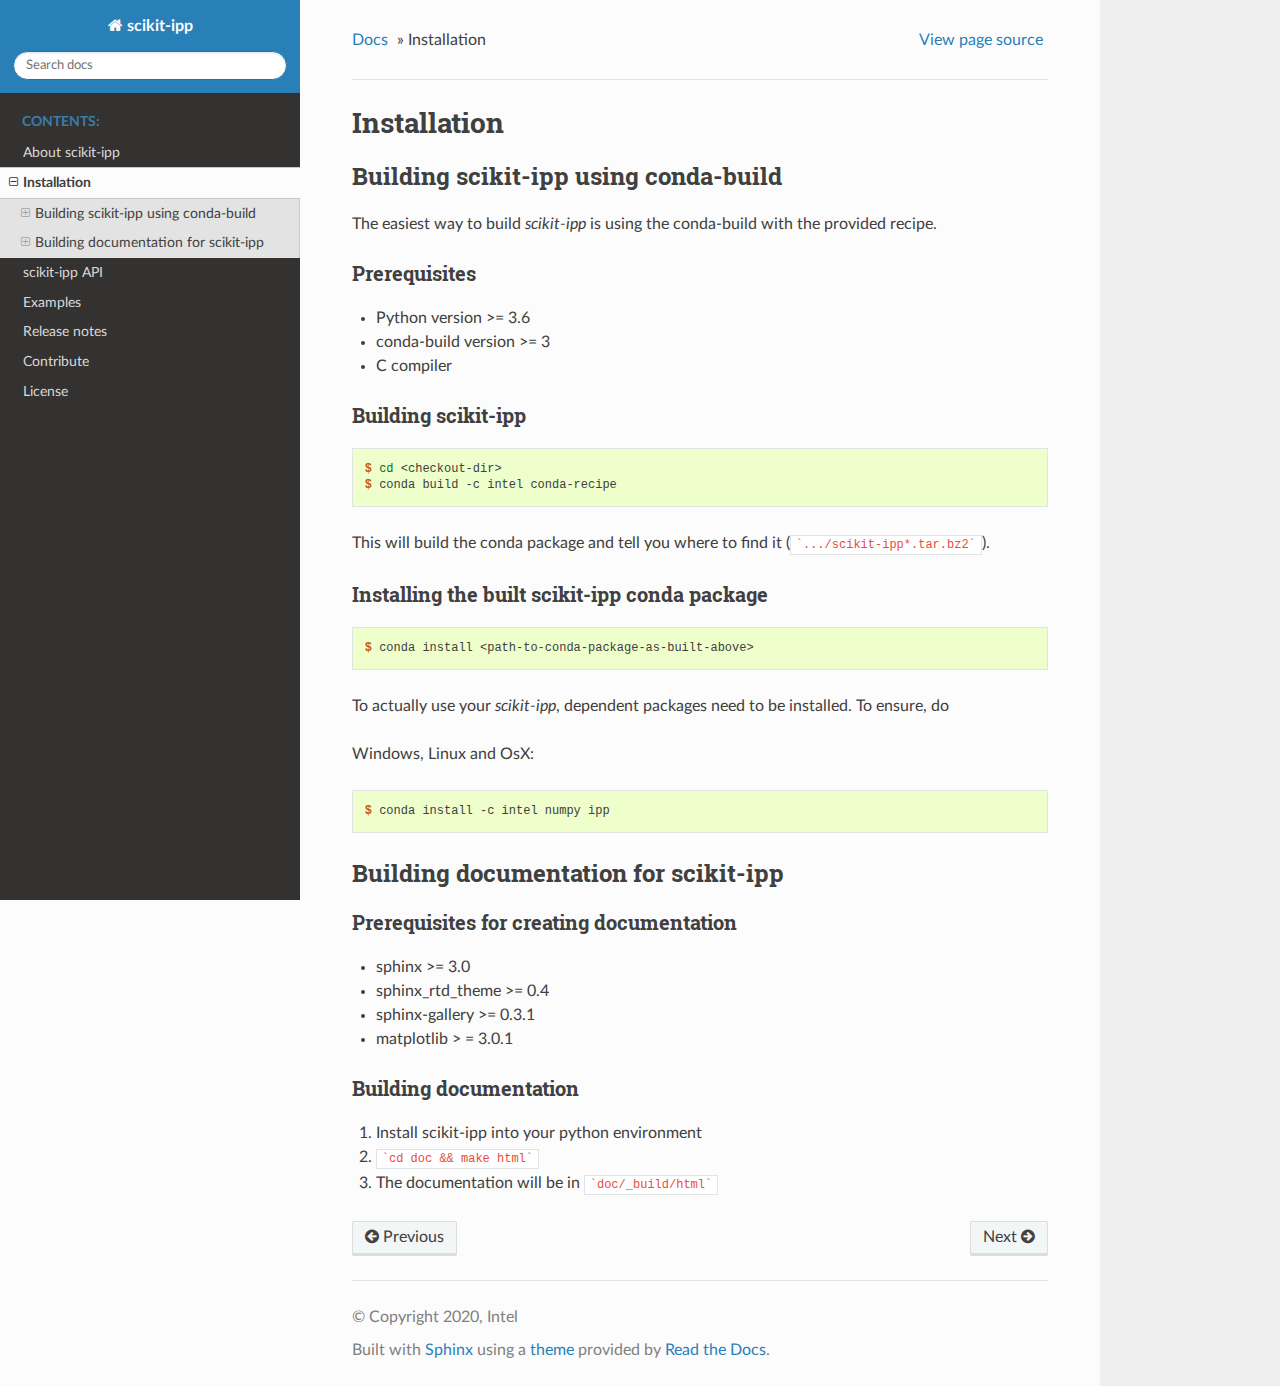
<file: installing.html>
<!DOCTYPE html>
<!--[if IE 8]><html class="no-js lt-ie9" lang="en" > <![endif]-->
<!--[if gt IE 8]><!--> <html class="no-js" lang="en" > <!--<![endif]-->
<head>
  <meta charset="utf-8">
  
  <meta name="viewport" content="width=device-width, initial-scale=1.0">
  
  <title>Installation &mdash; scikit-ipp v1.2.0 documentation</title>
  

  
  
  
  

  
  <script type="text/javascript" src="_static/js/modernizr.min.js"></script>
  
    
      <script type="text/javascript" id="documentation_options" data-url_root="./" src="_static/documentation_options.js"></script>
        <script src="_static/jquery.js"></script>
        <script src="_static/underscore.js"></script>
        <script src="_static/doctools.js"></script>
        <script src="_static/language_data.js"></script>
    
    <script type="text/javascript" src="_static/js/theme.js"></script>

    

  
  <link rel="stylesheet" href="_static/css/theme.css" type="text/css" />
  <link rel="stylesheet" href="_static/pygments.css" type="text/css" />
  <link rel="stylesheet" href="_static/gallery.css" type="text/css" />
  <link rel="stylesheet" href="_static/gallery-binder.css" type="text/css" />
  <link rel="stylesheet" href="_static/gallery-dataframe.css" type="text/css" />
    <link rel="index" title="Index" href="genindex.html" />
    <link rel="search" title="Search" href="search.html" />
    <link rel="next" title="scikit-ipp API" href="api.html" />
    <link rel="prev" title="scikit-IPP (skipp)" href="index.html" /> 
</head>

<body class="wy-body-for-nav">

   
  <div class="wy-grid-for-nav">
    
    <nav data-toggle="wy-nav-shift" class="wy-nav-side">
      <div class="wy-side-scroll">
        <div class="wy-side-nav-search" >
          

          
            <a href="contents.html" class="icon icon-home"> scikit-ipp
          

          
          </a>

          
            
            
          

          
<div role="search">
  <form id="rtd-search-form" class="wy-form" action="search.html" method="get">
    <input type="text" name="q" placeholder="Search docs" />
    <input type="hidden" name="check_keywords" value="yes" />
    <input type="hidden" name="area" value="default" />
  </form>
</div>

          
        </div>

        <div class="wy-menu wy-menu-vertical" data-spy="affix" role="navigation" aria-label="main navigation">
          
            
            
              
            
            
              <p class="caption"><span class="caption-text">Contents:</span></p>
<ul class="current">
<li class="toctree-l1"><a class="reference internal" href="index.html">About scikit-ipp</a></li>
<li class="toctree-l1 current"><a class="current reference internal" href="#">Installation</a><ul>
<li class="toctree-l2"><a class="reference internal" href="#building-scikit-ipp-using-conda-build">Building scikit-ipp using conda-build</a><ul>
<li class="toctree-l3"><a class="reference internal" href="#prerequisites">Prerequisites</a></li>
<li class="toctree-l3"><a class="reference internal" href="#building-scikit-ipp">Building scikit-ipp</a></li>
<li class="toctree-l3"><a class="reference internal" href="#installing-the-built-scikit-ipp-conda-package">Installing the built scikit-ipp conda package</a></li>
</ul>
</li>
<li class="toctree-l2"><a class="reference internal" href="#building-documentation-for-scikit-ipp">Building documentation for scikit-ipp</a><ul>
<li class="toctree-l3"><a class="reference internal" href="#prerequisites-for-creating-documentation">Prerequisites for creating documentation</a></li>
<li class="toctree-l3"><a class="reference internal" href="#building-documentation">Building documentation</a></li>
</ul>
</li>
</ul>
</li>
<li class="toctree-l1"><a class="reference internal" href="api.html">scikit-ipp API</a></li>
<li class="toctree-l1"><a class="reference internal" href="examples.html">Examples</a></li>
<li class="toctree-l1"><a class="reference internal" href="release_notes.html">Release notes</a></li>
<li class="toctree-l1"><a class="reference internal" href="contribute.html">Contribute</a></li>
<li class="toctree-l1"><a class="reference internal" href="license.html">License</a></li>
</ul>

            
          
        </div>
      </div>
    </nav>

    <section data-toggle="wy-nav-shift" class="wy-nav-content-wrap">

      
      <nav class="wy-nav-top" aria-label="top navigation">
        
          <i data-toggle="wy-nav-top" class="fa fa-bars"></i>
          <a href="contents.html">scikit-ipp</a>
        
      </nav>


      <div class="wy-nav-content">
        
        <div class="rst-content">
        
          















<div role="navigation" aria-label="breadcrumbs navigation">

  <ul class="wy-breadcrumbs">
    
      <li><a href="contents.html">Docs</a> &raquo;</li>
        
      <li>Installation</li>
    
    
      <li class="wy-breadcrumbs-aside">
        
            
            <a href="_sources/installing.rst.txt" rel="nofollow"> View page source</a>
          
        
      </li>
    
  </ul>

  
  <hr/>
</div>
          <div role="main" class="document" itemscope="itemscope" itemtype="http://schema.org/Article">
           <div itemprop="articleBody">
            
  <div class="section" id="installation">
<h1>Installation<a class="headerlink" href="#installation" title="Permalink to this headline">¶</a></h1>
<div class="section" id="building-scikit-ipp-using-conda-build">
<h2>Building scikit-ipp using conda-build<a class="headerlink" href="#building-scikit-ipp-using-conda-build" title="Permalink to this headline">¶</a></h2>
<p>The easiest way to build <cite>scikit-ipp</cite> is using the conda-build with the provided recipe.</p>
<div class="section" id="prerequisites">
<h3>Prerequisites<a class="headerlink" href="#prerequisites" title="Permalink to this headline">¶</a></h3>
<ul class="simple">
<li><p>Python version &gt;= 3.6</p></li>
<li><p>conda-build version &gt;= 3</p></li>
<li><p>C compiler</p></li>
</ul>
</div>
<div class="section" id="building-scikit-ipp">
<h3>Building scikit-ipp<a class="headerlink" href="#building-scikit-ipp" title="Permalink to this headline">¶</a></h3>
<div class="highlight-console notranslate"><div class="highlight"><pre><span></span><span class="gp">$</span> <span class="nb">cd</span> &lt;checkout-dir&gt;
<span class="gp">$</span> conda build -c intel conda-recipe
</pre></div>
</div>
<p>This will build the conda package and tell you where to find it (<code class="docutils literal notranslate"><span class="pre">`.../scikit-ipp*.tar.bz2`</span></code>).</p>
</div>
<div class="section" id="installing-the-built-scikit-ipp-conda-package">
<h3>Installing the built scikit-ipp conda package<a class="headerlink" href="#installing-the-built-scikit-ipp-conda-package" title="Permalink to this headline">¶</a></h3>
<div class="highlight-console notranslate"><div class="highlight"><pre><span></span><span class="gp">$</span> conda install &lt;path-to-conda-package-as-built-above&gt;
</pre></div>
</div>
<p>To actually use your <cite>scikit-ipp</cite>, dependent packages need to be installed. To ensure, do</p>
<p>Windows, Linux and OsX:</p>
<div class="highlight-console notranslate"><div class="highlight"><pre><span></span><span class="gp">$</span> conda install -c intel numpy ipp
</pre></div>
</div>
</div>
</div>
<div class="section" id="building-documentation-for-scikit-ipp">
<h2>Building documentation for scikit-ipp<a class="headerlink" href="#building-documentation-for-scikit-ipp" title="Permalink to this headline">¶</a></h2>
<div class="section" id="prerequisites-for-creating-documentation">
<h3>Prerequisites for creating documentation<a class="headerlink" href="#prerequisites-for-creating-documentation" title="Permalink to this headline">¶</a></h3>
<ul class="simple">
<li><p>sphinx &gt;= 3.0</p></li>
<li><p>sphinx_rtd_theme &gt;= 0.4</p></li>
<li><p>sphinx-gallery &gt;= 0.3.1</p></li>
<li><p>matplotlib &gt; = 3.0.1</p></li>
</ul>
</div>
<div class="section" id="building-documentation">
<h3>Building documentation<a class="headerlink" href="#building-documentation" title="Permalink to this headline">¶</a></h3>
<ol class="arabic simple">
<li><p>Install scikit-ipp into your python environment</p></li>
<li><p><code class="docutils literal notranslate"><span class="pre">`cd</span> <span class="pre">doc</span> <span class="pre">&amp;&amp;</span> <span class="pre">make</span> <span class="pre">html`</span></code></p></li>
<li><p>The documentation will be in <code class="docutils literal notranslate"><span class="pre">`doc/_build/html`</span></code></p></li>
</ol>
</div>
</div>
</div>


           </div>
           
          </div>
          <footer>
  
    <div class="rst-footer-buttons" role="navigation" aria-label="footer navigation">
      
        <a href="api.html" class="btn btn-neutral float-right" title="scikit-ipp API" accesskey="n" rel="next">Next <span class="fa fa-arrow-circle-right"></span></a>
      
      
        <a href="index.html" class="btn btn-neutral float-left" title="scikit-IPP (skipp)" accesskey="p" rel="prev"><span class="fa fa-arrow-circle-left"></span> Previous</a>
      
    </div>
  

  <hr/>

  <div role="contentinfo">
    <p>
        &copy; Copyright 2020, Intel

    </p>
  </div>
  Built with <a href="http://sphinx-doc.org/">Sphinx</a> using a <a href="https://github.com/rtfd/sphinx_rtd_theme">theme</a> provided by <a href="https://readthedocs.org">Read the Docs</a>. 

</footer>

        </div>
      </div>

    </section>

  </div>
  


  <script type="text/javascript">
      jQuery(function () {
          SphinxRtdTheme.Navigation.enable(true);
      });
  </script>

  
  
    
   

</body>
</html>
</file>
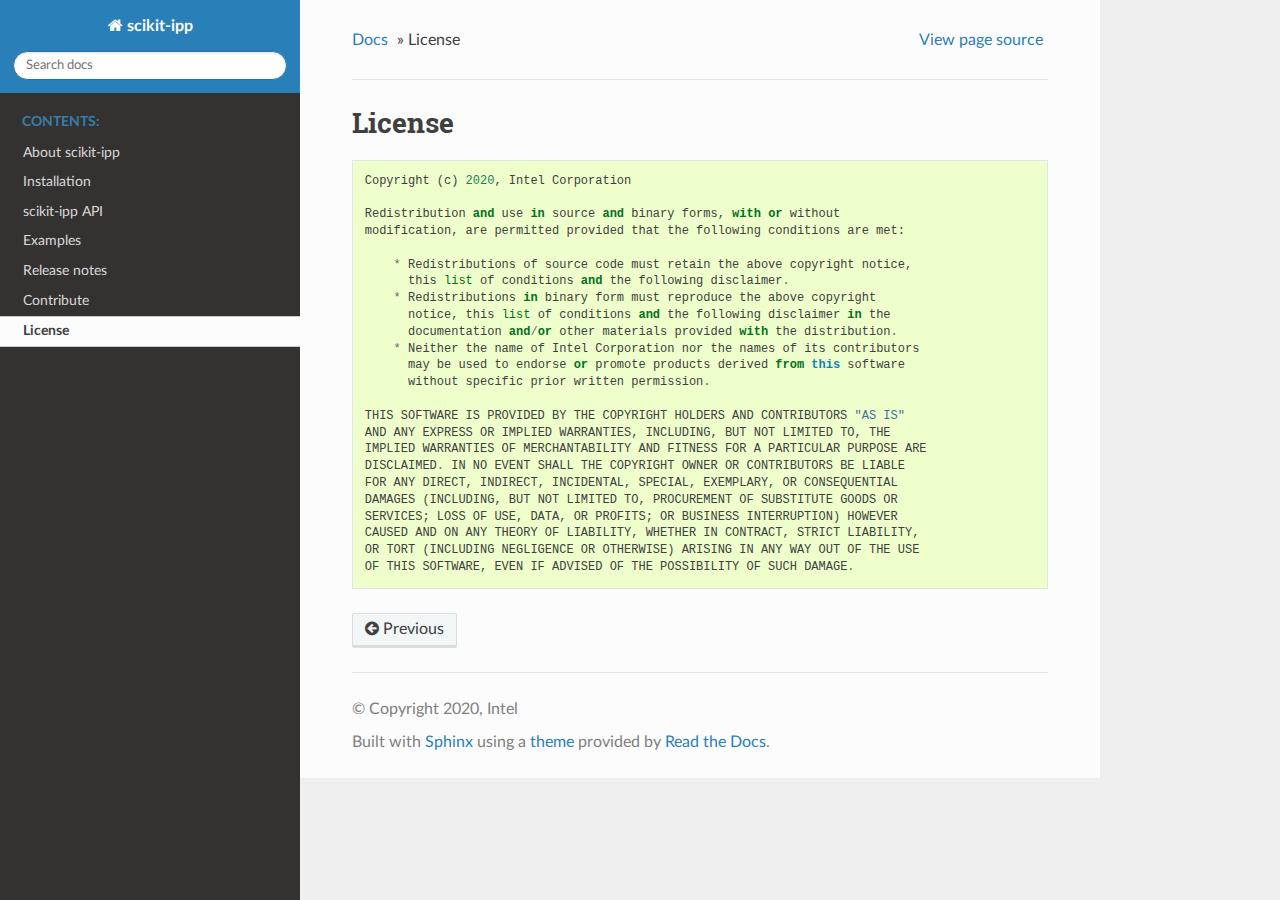
<file: license.html>
<!DOCTYPE html>
<!--[if IE 8]><html class="no-js lt-ie9" lang="en" > <![endif]-->
<!--[if gt IE 8]><!--> <html class="no-js" lang="en" > <!--<![endif]-->
<head>
  <meta charset="utf-8">
  
  <meta name="viewport" content="width=device-width, initial-scale=1.0">
  
  <title>License &mdash; scikit-ipp v1.2.0 documentation</title>
  

  
  
  
  

  
  <script type="text/javascript" src="_static/js/modernizr.min.js"></script>
  
    
      <script type="text/javascript" id="documentation_options" data-url_root="./" src="_static/documentation_options.js"></script>
        <script src="_static/jquery.js"></script>
        <script src="_static/underscore.js"></script>
        <script src="_static/doctools.js"></script>
        <script src="_static/language_data.js"></script>
    
    <script type="text/javascript" src="_static/js/theme.js"></script>

    

  
  <link rel="stylesheet" href="_static/css/theme.css" type="text/css" />
  <link rel="stylesheet" href="_static/pygments.css" type="text/css" />
  <link rel="stylesheet" href="_static/gallery.css" type="text/css" />
  <link rel="stylesheet" href="_static/gallery-binder.css" type="text/css" />
  <link rel="stylesheet" href="_static/gallery-dataframe.css" type="text/css" />
    <link rel="index" title="Index" href="genindex.html" />
    <link rel="search" title="Search" href="search.html" />
    <link rel="prev" title="How to contribute to scikit-ipp" href="contribute.html" /> 
</head>

<body class="wy-body-for-nav">

   
  <div class="wy-grid-for-nav">
    
    <nav data-toggle="wy-nav-shift" class="wy-nav-side">
      <div class="wy-side-scroll">
        <div class="wy-side-nav-search" >
          

          
            <a href="contents.html" class="icon icon-home"> scikit-ipp
          

          
          </a>

          
            
            
          

          
<div role="search">
  <form id="rtd-search-form" class="wy-form" action="search.html" method="get">
    <input type="text" name="q" placeholder="Search docs" />
    <input type="hidden" name="check_keywords" value="yes" />
    <input type="hidden" name="area" value="default" />
  </form>
</div>

          
        </div>

        <div class="wy-menu wy-menu-vertical" data-spy="affix" role="navigation" aria-label="main navigation">
          
            
            
              
            
            
              <p class="caption"><span class="caption-text">Contents:</span></p>
<ul class="current">
<li class="toctree-l1"><a class="reference internal" href="index.html">About scikit-ipp</a></li>
<li class="toctree-l1"><a class="reference internal" href="installing.html">Installation</a></li>
<li class="toctree-l1"><a class="reference internal" href="api.html">scikit-ipp API</a></li>
<li class="toctree-l1"><a class="reference internal" href="examples.html">Examples</a></li>
<li class="toctree-l1"><a class="reference internal" href="release_notes.html">Release notes</a></li>
<li class="toctree-l1"><a class="reference internal" href="contribute.html">Contribute</a></li>
<li class="toctree-l1 current"><a class="current reference internal" href="#">License</a></li>
</ul>

            
          
        </div>
      </div>
    </nav>

    <section data-toggle="wy-nav-shift" class="wy-nav-content-wrap">

      
      <nav class="wy-nav-top" aria-label="top navigation">
        
          <i data-toggle="wy-nav-top" class="fa fa-bars"></i>
          <a href="contents.html">scikit-ipp</a>
        
      </nav>


      <div class="wy-nav-content">
        
        <div class="rst-content">
        
          















<div role="navigation" aria-label="breadcrumbs navigation">

  <ul class="wy-breadcrumbs">
    
      <li><a href="contents.html">Docs</a> &raquo;</li>
        
      <li>License</li>
    
    
      <li class="wy-breadcrumbs-aside">
        
            
            <a href="_sources/license.rst.txt" rel="nofollow"> View page source</a>
          
        
      </li>
    
  </ul>

  
  <hr/>
</div>
          <div role="main" class="document" itemscope="itemscope" itemtype="http://schema.org/Article">
           <div itemprop="articleBody">
            
  <div class="section" id="license">
<h1>License<a class="headerlink" href="#license" title="Permalink to this headline">¶</a></h1>
<div class="highlight-default notranslate"><div class="highlight"><pre><span></span><span class="n">Copyright</span> <span class="p">(</span><span class="n">c</span><span class="p">)</span> <span class="mi">2020</span><span class="p">,</span> <span class="n">Intel</span> <span class="n">Corporation</span>

<span class="n">Redistribution</span> <span class="ow">and</span> <span class="n">use</span> <span class="ow">in</span> <span class="n">source</span> <span class="ow">and</span> <span class="n">binary</span> <span class="n">forms</span><span class="p">,</span> <span class="k">with</span> <span class="ow">or</span> <span class="n">without</span>
<span class="n">modification</span><span class="p">,</span> <span class="n">are</span> <span class="n">permitted</span> <span class="n">provided</span> <span class="n">that</span> <span class="n">the</span> <span class="n">following</span> <span class="n">conditions</span> <span class="n">are</span> <span class="n">met</span><span class="p">:</span>

    <span class="o">*</span> <span class="n">Redistributions</span> <span class="n">of</span> <span class="n">source</span> <span class="n">code</span> <span class="n">must</span> <span class="n">retain</span> <span class="n">the</span> <span class="n">above</span> <span class="n">copyright</span> <span class="n">notice</span><span class="p">,</span>
      <span class="n">this</span> <span class="nb">list</span> <span class="n">of</span> <span class="n">conditions</span> <span class="ow">and</span> <span class="n">the</span> <span class="n">following</span> <span class="n">disclaimer</span><span class="o">.</span>
    <span class="o">*</span> <span class="n">Redistributions</span> <span class="ow">in</span> <span class="n">binary</span> <span class="n">form</span> <span class="n">must</span> <span class="n">reproduce</span> <span class="n">the</span> <span class="n">above</span> <span class="n">copyright</span>
      <span class="n">notice</span><span class="p">,</span> <span class="n">this</span> <span class="nb">list</span> <span class="n">of</span> <span class="n">conditions</span> <span class="ow">and</span> <span class="n">the</span> <span class="n">following</span> <span class="n">disclaimer</span> <span class="ow">in</span> <span class="n">the</span>
      <span class="n">documentation</span> <span class="ow">and</span><span class="o">/</span><span class="ow">or</span> <span class="n">other</span> <span class="n">materials</span> <span class="n">provided</span> <span class="k">with</span> <span class="n">the</span> <span class="n">distribution</span><span class="o">.</span>
    <span class="o">*</span> <span class="n">Neither</span> <span class="n">the</span> <span class="n">name</span> <span class="n">of</span> <span class="n">Intel</span> <span class="n">Corporation</span> <span class="n">nor</span> <span class="n">the</span> <span class="n">names</span> <span class="n">of</span> <span class="n">its</span> <span class="n">contributors</span>
      <span class="n">may</span> <span class="n">be</span> <span class="n">used</span> <span class="n">to</span> <span class="n">endorse</span> <span class="ow">or</span> <span class="n">promote</span> <span class="n">products</span> <span class="n">derived</span> <span class="kn">from</span> <span class="nn">this</span> <span class="n">software</span>
      <span class="n">without</span> <span class="n">specific</span> <span class="n">prior</span> <span class="n">written</span> <span class="n">permission</span><span class="o">.</span>

<span class="n">THIS</span> <span class="n">SOFTWARE</span> <span class="n">IS</span> <span class="n">PROVIDED</span> <span class="n">BY</span> <span class="n">THE</span> <span class="n">COPYRIGHT</span> <span class="n">HOLDERS</span> <span class="n">AND</span> <span class="n">CONTRIBUTORS</span> <span class="s2">&quot;AS IS&quot;</span>
<span class="n">AND</span> <span class="n">ANY</span> <span class="n">EXPRESS</span> <span class="n">OR</span> <span class="n">IMPLIED</span> <span class="n">WARRANTIES</span><span class="p">,</span> <span class="n">INCLUDING</span><span class="p">,</span> <span class="n">BUT</span> <span class="n">NOT</span> <span class="n">LIMITED</span> <span class="n">TO</span><span class="p">,</span> <span class="n">THE</span>
<span class="n">IMPLIED</span> <span class="n">WARRANTIES</span> <span class="n">OF</span> <span class="n">MERCHANTABILITY</span> <span class="n">AND</span> <span class="n">FITNESS</span> <span class="n">FOR</span> <span class="n">A</span> <span class="n">PARTICULAR</span> <span class="n">PURPOSE</span> <span class="n">ARE</span>
<span class="n">DISCLAIMED</span><span class="o">.</span> <span class="n">IN</span> <span class="n">NO</span> <span class="n">EVENT</span> <span class="n">SHALL</span> <span class="n">THE</span> <span class="n">COPYRIGHT</span> <span class="n">OWNER</span> <span class="n">OR</span> <span class="n">CONTRIBUTORS</span> <span class="n">BE</span> <span class="n">LIABLE</span>
<span class="n">FOR</span> <span class="n">ANY</span> <span class="n">DIRECT</span><span class="p">,</span> <span class="n">INDIRECT</span><span class="p">,</span> <span class="n">INCIDENTAL</span><span class="p">,</span> <span class="n">SPECIAL</span><span class="p">,</span> <span class="n">EXEMPLARY</span><span class="p">,</span> <span class="n">OR</span> <span class="n">CONSEQUENTIAL</span>
<span class="n">DAMAGES</span> <span class="p">(</span><span class="n">INCLUDING</span><span class="p">,</span> <span class="n">BUT</span> <span class="n">NOT</span> <span class="n">LIMITED</span> <span class="n">TO</span><span class="p">,</span> <span class="n">PROCUREMENT</span> <span class="n">OF</span> <span class="n">SUBSTITUTE</span> <span class="n">GOODS</span> <span class="n">OR</span>
<span class="n">SERVICES</span><span class="p">;</span> <span class="n">LOSS</span> <span class="n">OF</span> <span class="n">USE</span><span class="p">,</span> <span class="n">DATA</span><span class="p">,</span> <span class="n">OR</span> <span class="n">PROFITS</span><span class="p">;</span> <span class="n">OR</span> <span class="n">BUSINESS</span> <span class="n">INTERRUPTION</span><span class="p">)</span> <span class="n">HOWEVER</span>
<span class="n">CAUSED</span> <span class="n">AND</span> <span class="n">ON</span> <span class="n">ANY</span> <span class="n">THEORY</span> <span class="n">OF</span> <span class="n">LIABILITY</span><span class="p">,</span> <span class="n">WHETHER</span> <span class="n">IN</span> <span class="n">CONTRACT</span><span class="p">,</span> <span class="n">STRICT</span> <span class="n">LIABILITY</span><span class="p">,</span>
<span class="n">OR</span> <span class="n">TORT</span> <span class="p">(</span><span class="n">INCLUDING</span> <span class="n">NEGLIGENCE</span> <span class="n">OR</span> <span class="n">OTHERWISE</span><span class="p">)</span> <span class="n">ARISING</span> <span class="n">IN</span> <span class="n">ANY</span> <span class="n">WAY</span> <span class="n">OUT</span> <span class="n">OF</span> <span class="n">THE</span> <span class="n">USE</span>
<span class="n">OF</span> <span class="n">THIS</span> <span class="n">SOFTWARE</span><span class="p">,</span> <span class="n">EVEN</span> <span class="n">IF</span> <span class="n">ADVISED</span> <span class="n">OF</span> <span class="n">THE</span> <span class="n">POSSIBILITY</span> <span class="n">OF</span> <span class="n">SUCH</span> <span class="n">DAMAGE</span><span class="o">.</span>
</pre></div>
</div>
</div>


           </div>
           
          </div>
          <footer>
  
    <div class="rst-footer-buttons" role="navigation" aria-label="footer navigation">
      
      
        <a href="contribute.html" class="btn btn-neutral float-left" title="How to contribute to scikit-ipp" accesskey="p" rel="prev"><span class="fa fa-arrow-circle-left"></span> Previous</a>
      
    </div>
  

  <hr/>

  <div role="contentinfo">
    <p>
        &copy; Copyright 2020, Intel

    </p>
  </div>
  Built with <a href="http://sphinx-doc.org/">Sphinx</a> using a <a href="https://github.com/rtfd/sphinx_rtd_theme">theme</a> provided by <a href="https://readthedocs.org">Read the Docs</a>. 

</footer>

        </div>
      </div>

    </section>

  </div>
  


  <script type="text/javascript">
      jQuery(function () {
          SphinxRtdTheme.Navigation.enable(true);
      });
  </script>

  
  
    
   

</body>
</html>
</file>
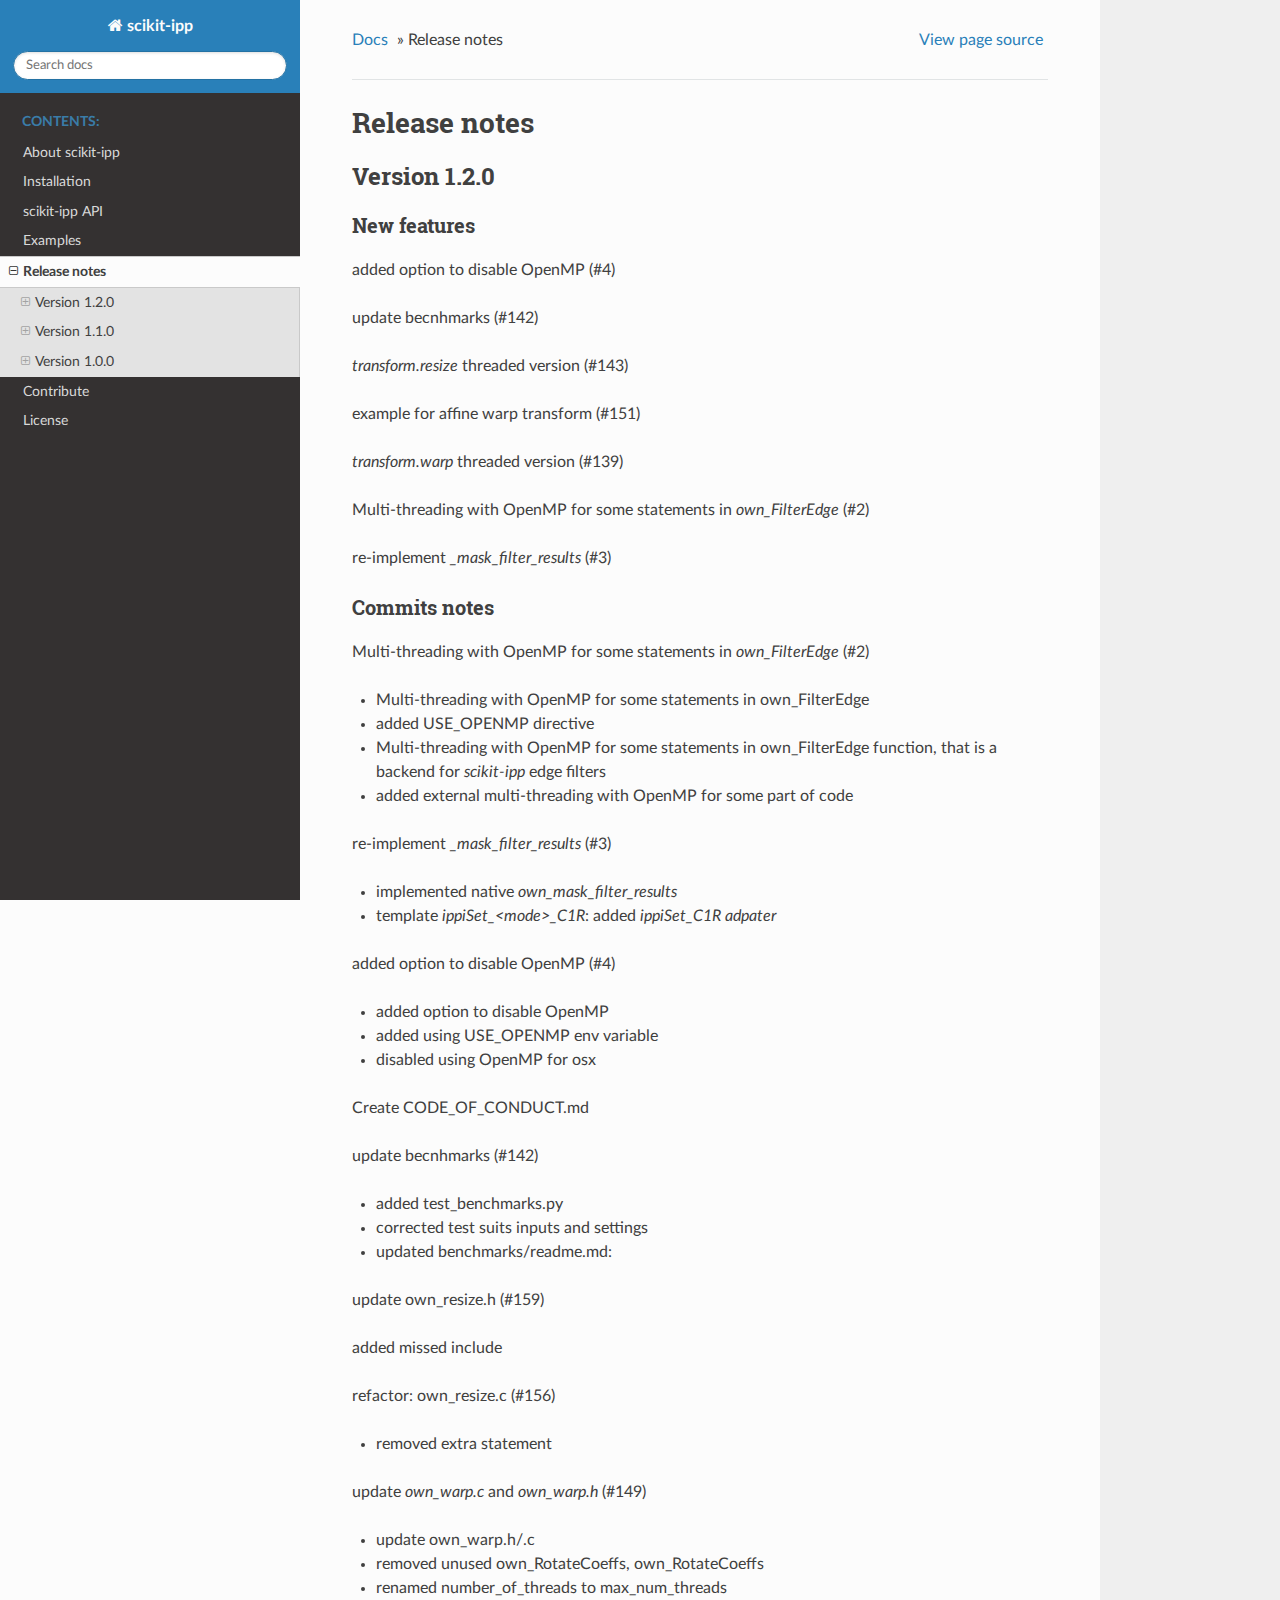
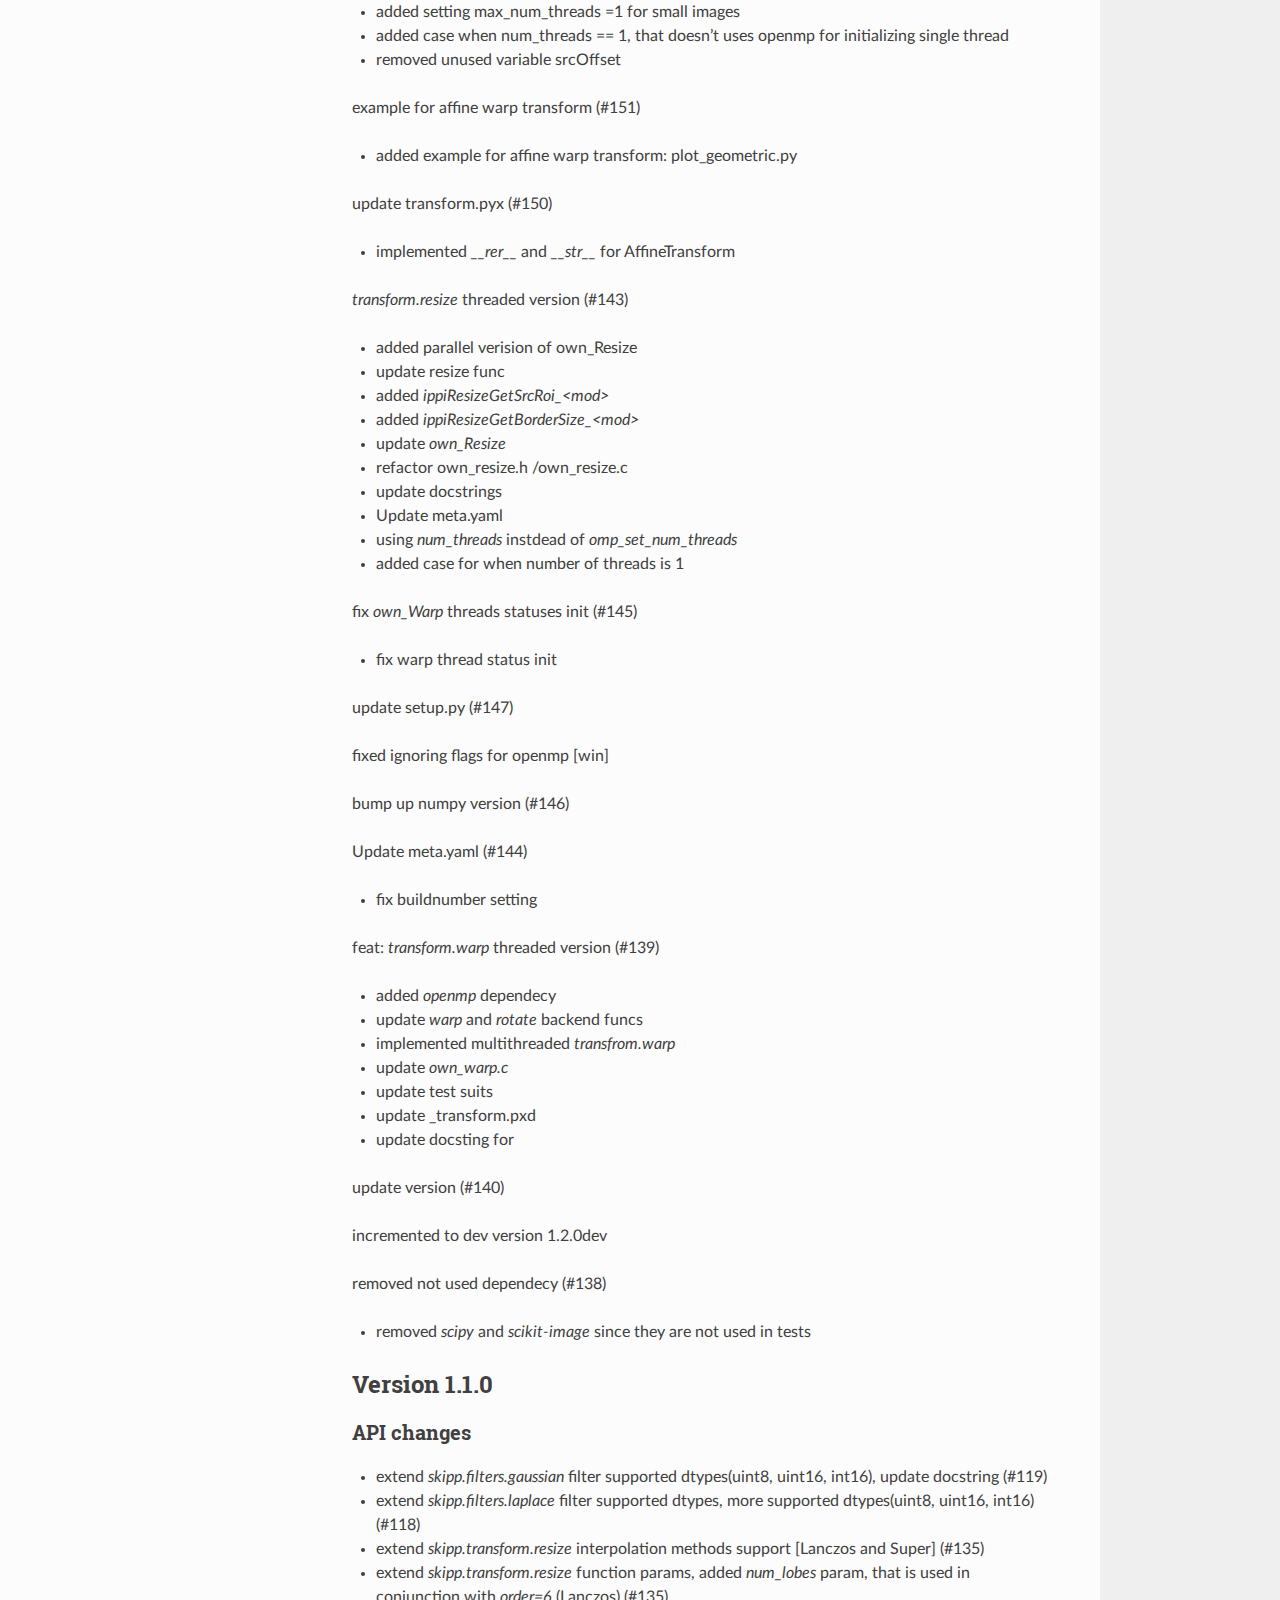
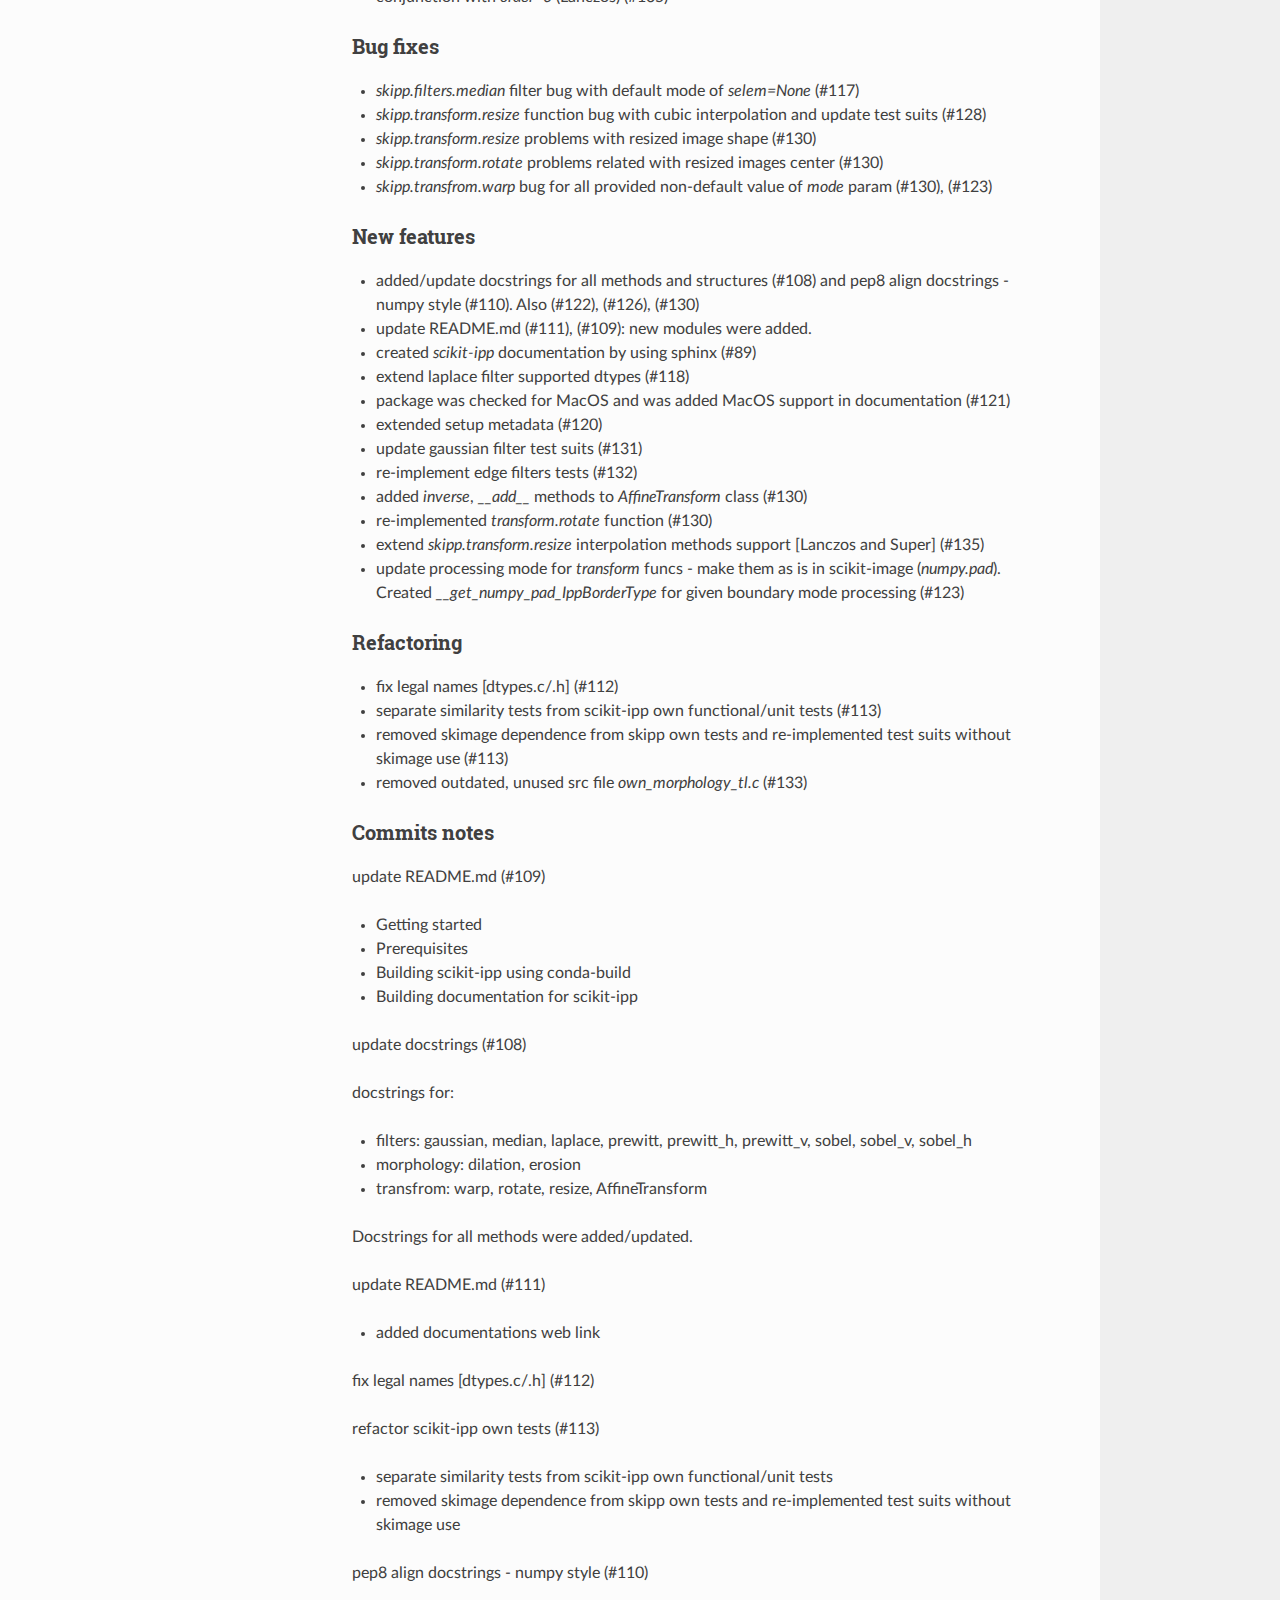
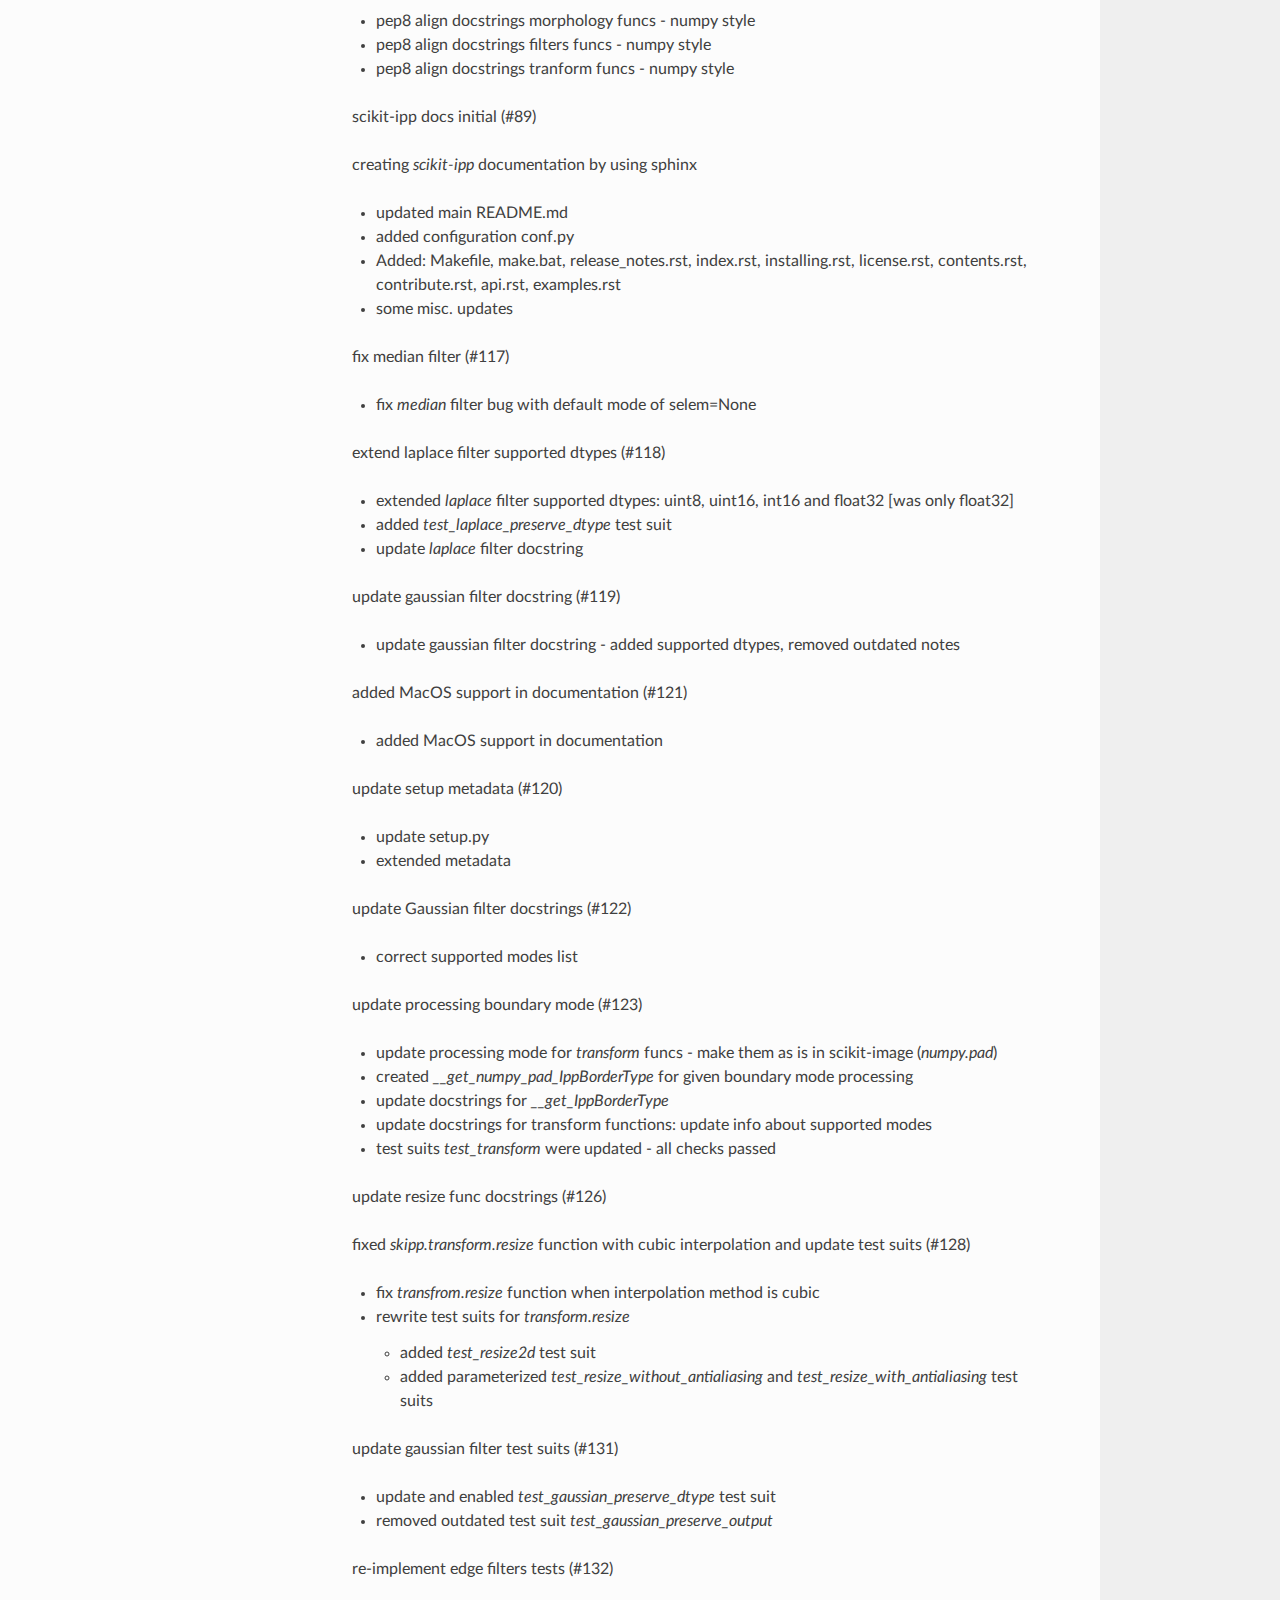
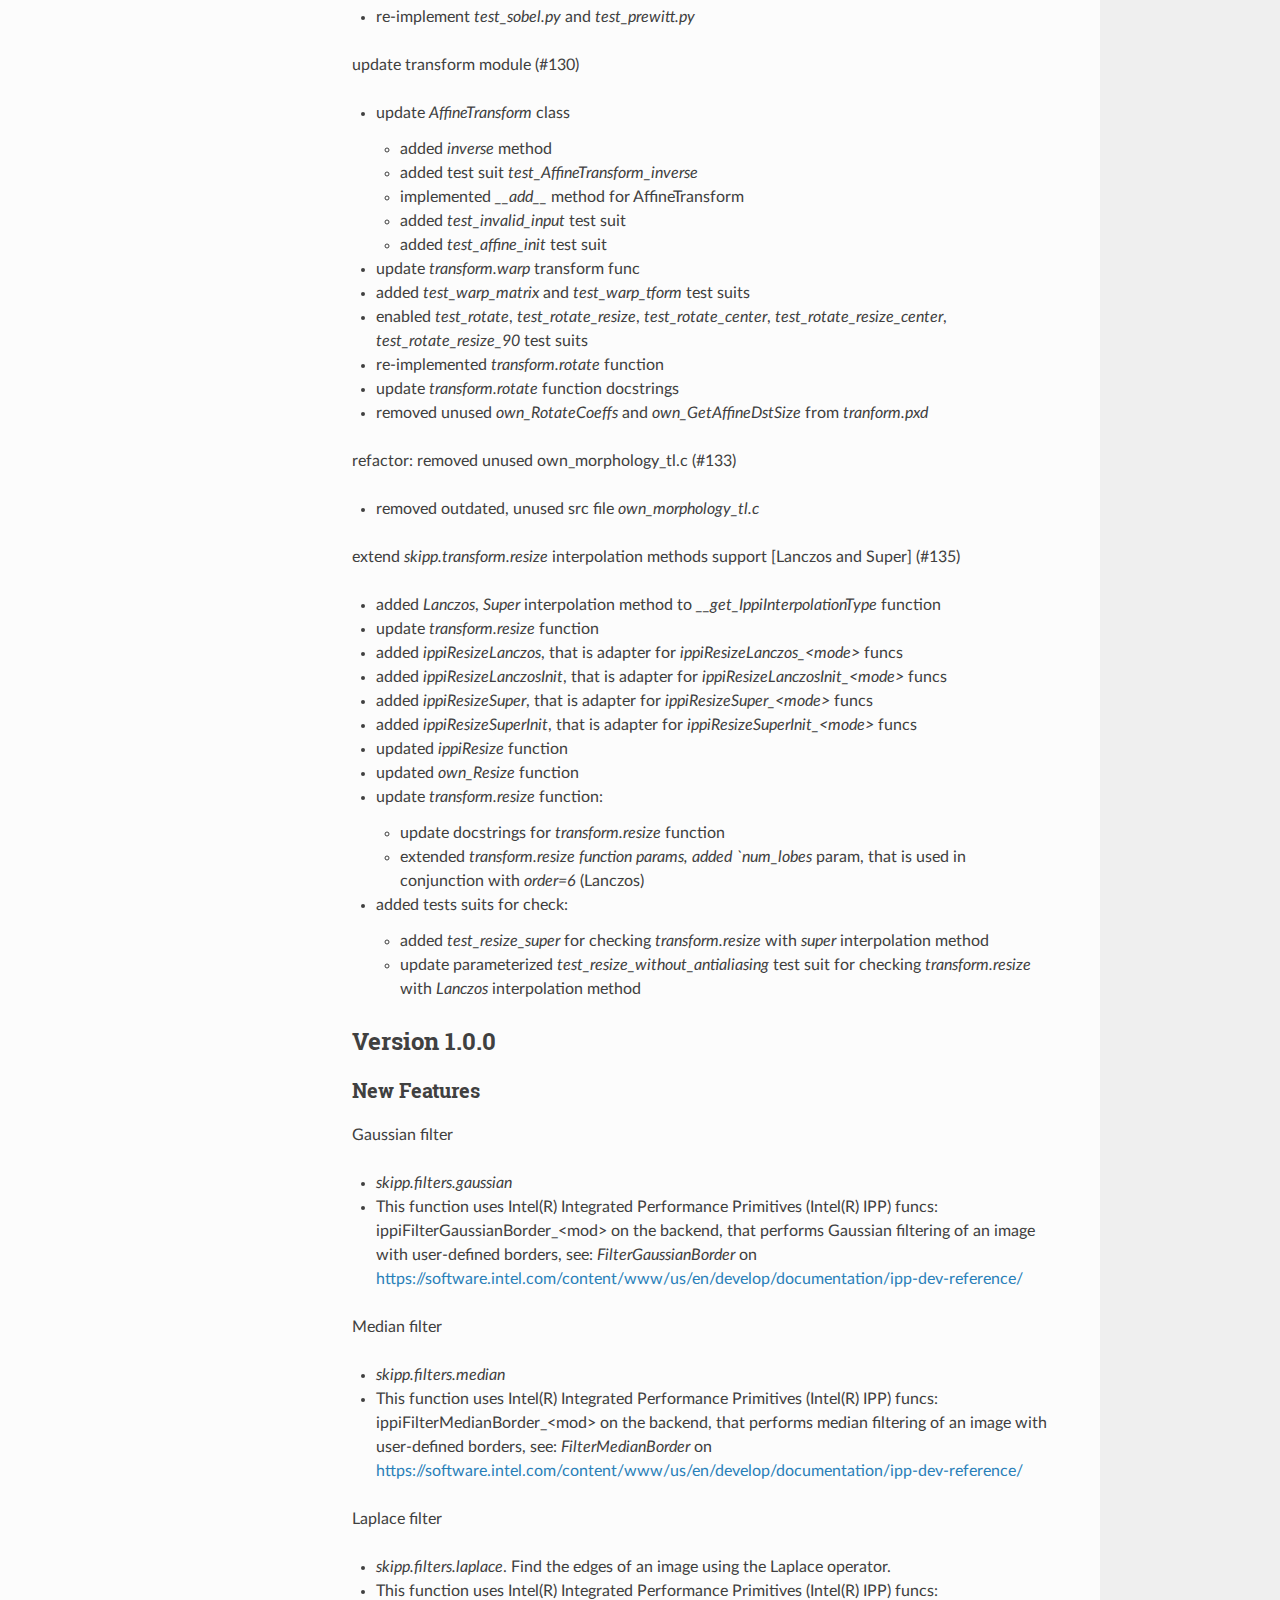
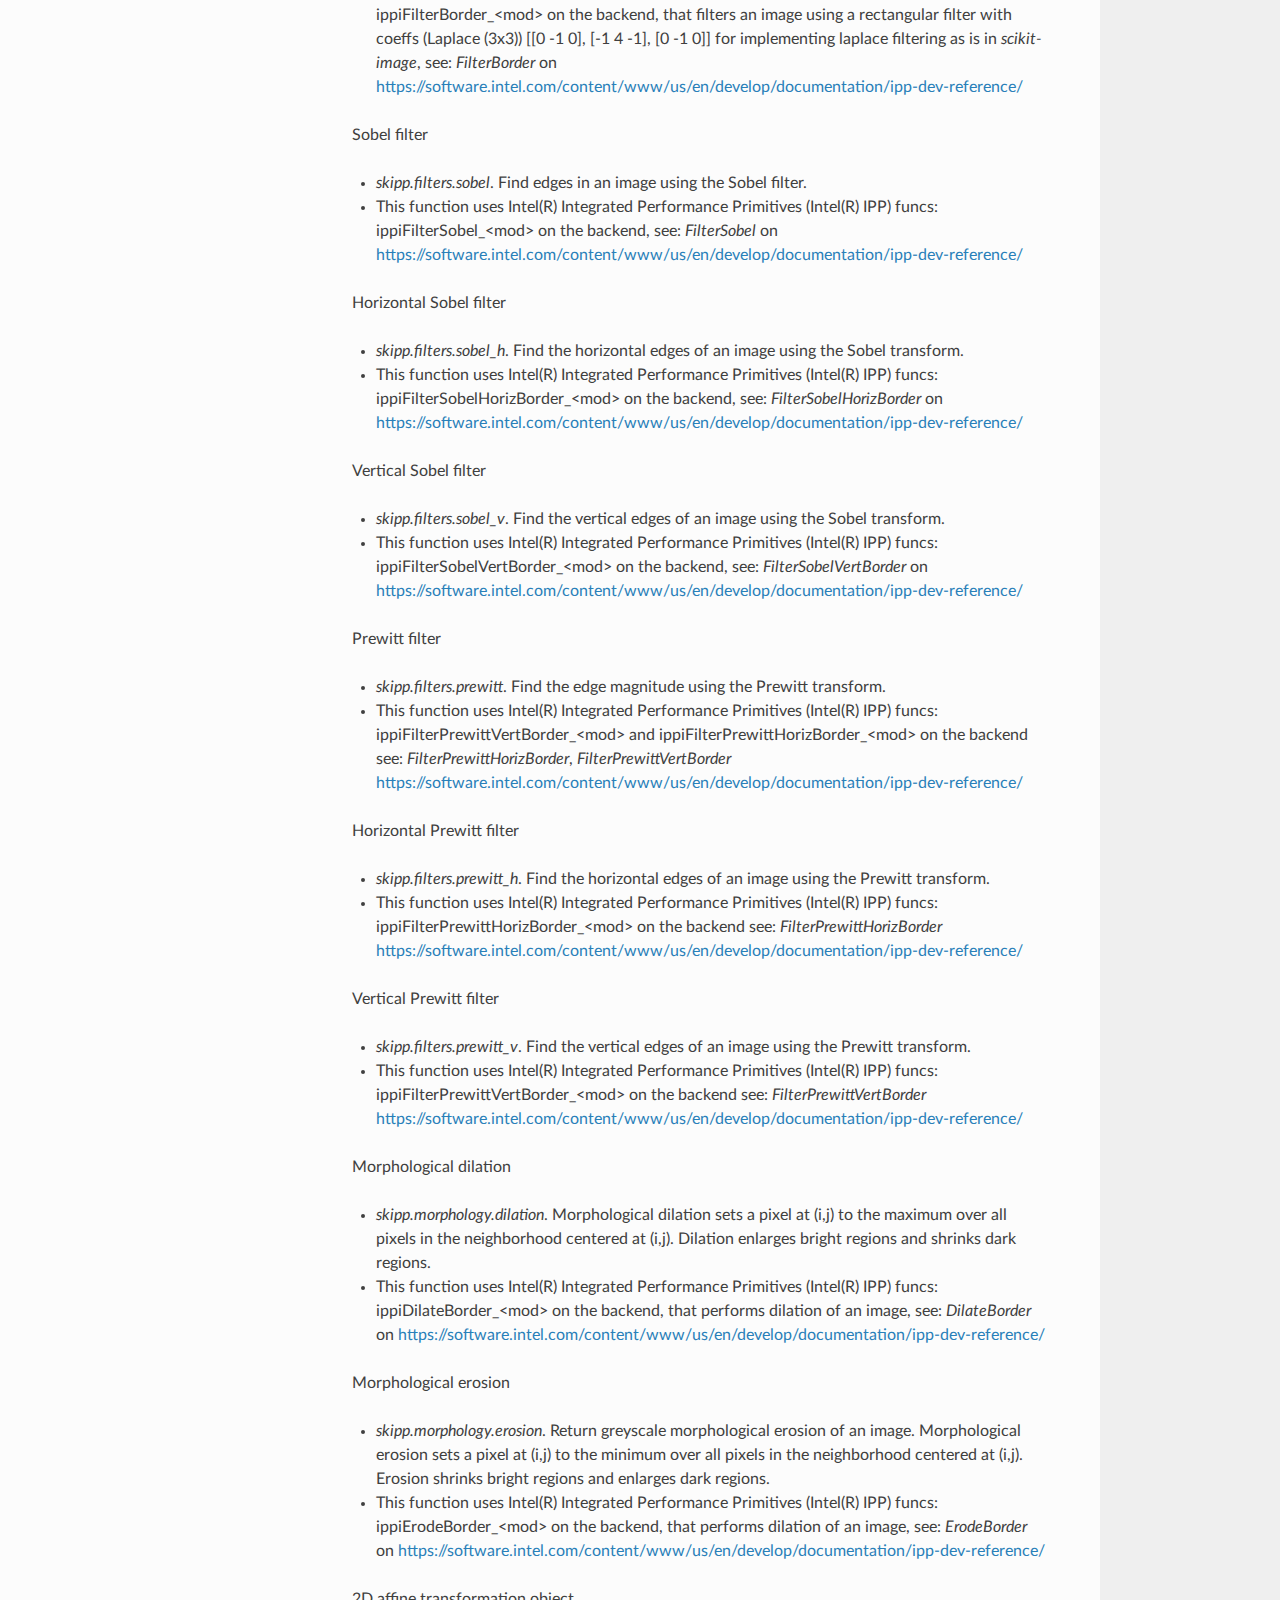
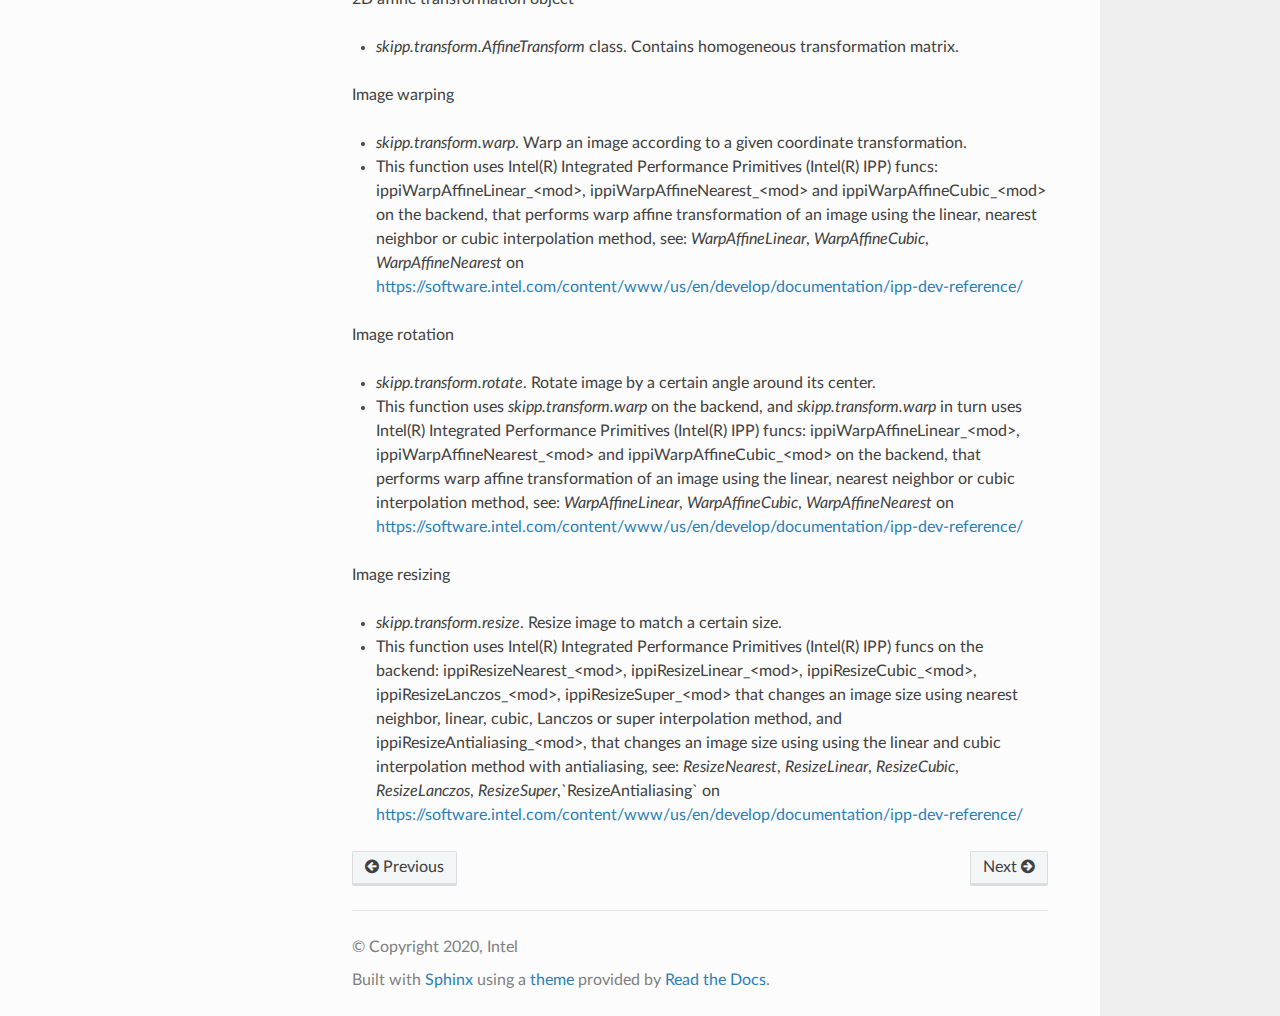
<file: release_notes.html>
<!DOCTYPE html>
<!--[if IE 8]><html class="no-js lt-ie9" lang="en" > <![endif]-->
<!--[if gt IE 8]><!--> <html class="no-js" lang="en" > <!--<![endif]-->
<head>
  <meta charset="utf-8">
  
  <meta name="viewport" content="width=device-width, initial-scale=1.0">
  
  <title>Release notes &mdash; scikit-ipp v1.2.0 documentation</title>
  

  
  
  
  

  
  <script type="text/javascript" src="_static/js/modernizr.min.js"></script>
  
    
      <script type="text/javascript" id="documentation_options" data-url_root="./" src="_static/documentation_options.js"></script>
        <script src="_static/jquery.js"></script>
        <script src="_static/underscore.js"></script>
        <script src="_static/doctools.js"></script>
        <script src="_static/language_data.js"></script>
    
    <script type="text/javascript" src="_static/js/theme.js"></script>

    

  
  <link rel="stylesheet" href="_static/css/theme.css" type="text/css" />
  <link rel="stylesheet" href="_static/pygments.css" type="text/css" />
  <link rel="stylesheet" href="_static/gallery.css" type="text/css" />
  <link rel="stylesheet" href="_static/gallery-binder.css" type="text/css" />
  <link rel="stylesheet" href="_static/gallery-dataframe.css" type="text/css" />
    <link rel="index" title="Index" href="genindex.html" />
    <link rel="search" title="Search" href="search.html" />
    <link rel="next" title="How to contribute to scikit-ipp" href="contribute.html" />
    <link rel="prev" title="Examples" href="examples.html" /> 
</head>

<body class="wy-body-for-nav">

   
  <div class="wy-grid-for-nav">
    
    <nav data-toggle="wy-nav-shift" class="wy-nav-side">
      <div class="wy-side-scroll">
        <div class="wy-side-nav-search" >
          

          
            <a href="contents.html" class="icon icon-home"> scikit-ipp
          

          
          </a>

          
            
            
          

          
<div role="search">
  <form id="rtd-search-form" class="wy-form" action="search.html" method="get">
    <input type="text" name="q" placeholder="Search docs" />
    <input type="hidden" name="check_keywords" value="yes" />
    <input type="hidden" name="area" value="default" />
  </form>
</div>

          
        </div>

        <div class="wy-menu wy-menu-vertical" data-spy="affix" role="navigation" aria-label="main navigation">
          
            
            
              
            
            
              <p class="caption"><span class="caption-text">Contents:</span></p>
<ul class="current">
<li class="toctree-l1"><a class="reference internal" href="index.html">About scikit-ipp</a></li>
<li class="toctree-l1"><a class="reference internal" href="installing.html">Installation</a></li>
<li class="toctree-l1"><a class="reference internal" href="api.html">scikit-ipp API</a></li>
<li class="toctree-l1"><a class="reference internal" href="examples.html">Examples</a></li>
<li class="toctree-l1 current"><a class="current reference internal" href="#">Release notes</a><ul>
<li class="toctree-l2"><a class="reference internal" href="#version-1-2-0">Version 1.2.0</a><ul>
<li class="toctree-l3"><a class="reference internal" href="#new-features">New features</a></li>
<li class="toctree-l3"><a class="reference internal" href="#commits-notes">Commits notes</a></li>
</ul>
</li>
<li class="toctree-l2"><a class="reference internal" href="#version-1-1-0">Version 1.1.0</a><ul>
<li class="toctree-l3"><a class="reference internal" href="#api-changes">API changes</a></li>
<li class="toctree-l3"><a class="reference internal" href="#bug-fixes">Bug fixes</a></li>
<li class="toctree-l3"><a class="reference internal" href="#id1">New features</a></li>
<li class="toctree-l3"><a class="reference internal" href="#refactoring">Refactoring</a></li>
<li class="toctree-l3"><a class="reference internal" href="#id2">Commits notes</a></li>
</ul>
</li>
<li class="toctree-l2"><a class="reference internal" href="#version-1-0-0">Version 1.0.0</a><ul>
<li class="toctree-l3"><a class="reference internal" href="#id3">New Features</a></li>
</ul>
</li>
</ul>
</li>
<li class="toctree-l1"><a class="reference internal" href="contribute.html">Contribute</a></li>
<li class="toctree-l1"><a class="reference internal" href="license.html">License</a></li>
</ul>

            
          
        </div>
      </div>
    </nav>

    <section data-toggle="wy-nav-shift" class="wy-nav-content-wrap">

      
      <nav class="wy-nav-top" aria-label="top navigation">
        
          <i data-toggle="wy-nav-top" class="fa fa-bars"></i>
          <a href="contents.html">scikit-ipp</a>
        
      </nav>


      <div class="wy-nav-content">
        
        <div class="rst-content">
        
          















<div role="navigation" aria-label="breadcrumbs navigation">

  <ul class="wy-breadcrumbs">
    
      <li><a href="contents.html">Docs</a> &raquo;</li>
        
      <li>Release notes</li>
    
    
      <li class="wy-breadcrumbs-aside">
        
            
            <a href="_sources/release_notes.rst.txt" rel="nofollow"> View page source</a>
          
        
      </li>
    
  </ul>

  
  <hr/>
</div>
          <div role="main" class="document" itemscope="itemscope" itemtype="http://schema.org/Article">
           <div itemprop="articleBody">
            
  <div class="section" id="release-notes">
<h1>Release notes<a class="headerlink" href="#release-notes" title="Permalink to this headline">¶</a></h1>
<div class="section" id="version-1-2-0">
<h2>Version 1.2.0<a class="headerlink" href="#version-1-2-0" title="Permalink to this headline">¶</a></h2>
<div class="section" id="new-features">
<h3>New features<a class="headerlink" href="#new-features" title="Permalink to this headline">¶</a></h3>
<p>added option to disable OpenMP (#4)</p>
<p>update becnhmarks (#142)</p>
<p><cite>transform.resize</cite> threaded version (#143)</p>
<p>example for affine warp transform (#151)</p>
<p><cite>transform.warp</cite> threaded version (#139)</p>
<p>Multi-threading with OpenMP for some statements in <cite>own_FilterEdge</cite>  (#2)</p>
<p>re-implement <cite>_mask_filter_results</cite> (#3)</p>
</div>
<div class="section" id="commits-notes">
<h3>Commits notes<a class="headerlink" href="#commits-notes" title="Permalink to this headline">¶</a></h3>
<p>Multi-threading with OpenMP for some statements in <cite>own_FilterEdge</cite>  (#2)</p>
<ul class="simple">
<li><p>Multi-threading with OpenMP for some statements in own_FilterEdge</p></li>
<li><p>added USE_OPENMP directive</p></li>
<li><p>Multi-threading with OpenMP for some statements in own_FilterEdge function, that is a backend for <cite>scikit-ipp</cite> edge filters</p></li>
<li><p>added external multi-threading with OpenMP for some part of code</p></li>
</ul>
<p>re-implement <cite>_mask_filter_results</cite> (#3)</p>
<ul class="simple">
<li><p>implemented native <cite>own_mask_filter_results</cite></p></li>
<li><p>template <cite>ippiSet_&lt;mode&gt;_C1R</cite>: added <cite>ippiSet_C1R adpater</cite></p></li>
</ul>
<p>added option to disable OpenMP (#4)</p>
<ul class="simple">
<li><p>added option to disable OpenMP</p></li>
<li><p>added using USE_OPENMP env variable</p></li>
<li><p>disabled using OpenMP for osx</p></li>
</ul>
<p>Create CODE_OF_CONDUCT.md</p>
<p>update becnhmarks (#142)</p>
<ul class="simple">
<li><p>added test_benchmarks.py</p></li>
<li><p>corrected test suits inputs and settings</p></li>
<li><p>updated benchmarks/readme.md:</p></li>
</ul>
<p>update own_resize.h (#159)</p>
<p>added missed include</p>
<p>refactor: own_resize.c (#156)</p>
<ul class="simple">
<li><p>removed extra statement</p></li>
</ul>
<p>update <cite>own_warp.c</cite> and <cite>own_warp.h</cite> (#149)</p>
<ul class="simple">
<li><p>update own_warp.h/.c</p></li>
<li><p>removed unused own_RotateCoeffs, own_RotateCoeffs</p></li>
<li><p>renamed number_of_threads to max_num_threads</p></li>
<li><p>added setting max_num_threads =1 for small images</p></li>
<li><p>added case when num_threads == 1, that doesn’t uses openmp for initializing single thread</p></li>
<li><p>removed unused variable srcOffset</p></li>
</ul>
<p>example for affine warp transform (#151)</p>
<ul class="simple">
<li><p>added example for affine warp transform: plot_geometric.py</p></li>
</ul>
<p>update transform.pyx (#150)</p>
<ul class="simple">
<li><p>implemented  <cite>__rer__</cite> and <cite>__str__</cite> for AffineTransform</p></li>
</ul>
<p><cite>transform.resize</cite> threaded version (#143)</p>
<ul class="simple">
<li><p>added parallel verision of own_Resize</p></li>
<li><p>update resize func</p></li>
<li><p>added <cite>ippiResizeGetSrcRoi_&lt;mod&gt;</cite></p></li>
<li><p>added <cite>ippiResizeGetBorderSize_&lt;mod&gt;</cite></p></li>
<li><p>update <cite>own_Resize</cite></p></li>
<li><p>refactor own_resize.h /own_resize.c</p></li>
<li><p>update docstrings</p></li>
<li><p>Update meta.yaml</p></li>
<li><p>using <cite>num_threads</cite> instdead of <cite>omp_set_num_threads</cite></p></li>
<li><p>added case for when number of threads is 1</p></li>
</ul>
<p>fix <cite>own_Warp</cite> threads statuses init (#145)</p>
<ul class="simple">
<li><p>fix warp thread status init</p></li>
</ul>
<p>update setup.py (#147)</p>
<p>fixed ignoring flags for openmp [win]</p>
<p>bump up numpy version (#146)</p>
<p>Update meta.yaml (#144)</p>
<ul class="simple">
<li><p>fix buildnumber setting</p></li>
</ul>
<p>feat: <cite>transform.warp</cite> threaded version (#139)</p>
<ul class="simple">
<li><p>added <cite>openmp</cite> dependecy</p></li>
<li><p>update <cite>warp</cite> and <cite>rotate</cite> backend funcs</p></li>
<li><p>implemented multithreaded <cite>transfrom.warp</cite></p></li>
<li><p>update <cite>own_warp.c</cite></p></li>
<li><p>update test suits</p></li>
<li><p>update _transform.pxd</p></li>
<li><p>update docsting for</p></li>
</ul>
<p>update version (#140)</p>
<p>incremented to dev version 1.2.0dev</p>
<p>removed not used dependecy (#138)</p>
<ul class="simple">
<li><p>removed <cite>scipy</cite> and <cite>scikit-image</cite> since they are not used in tests</p></li>
</ul>
</div>
</div>
<div class="section" id="version-1-1-0">
<h2>Version 1.1.0<a class="headerlink" href="#version-1-1-0" title="Permalink to this headline">¶</a></h2>
<div class="section" id="api-changes">
<h3>API changes<a class="headerlink" href="#api-changes" title="Permalink to this headline">¶</a></h3>
<ul class="simple">
<li><p>extend <cite>skipp.filters.gaussian</cite> filter supported dtypes(uint8, uint16, int16), update docstring (#119)</p></li>
<li><p>extend <cite>skipp.filters.laplace</cite> filter supported dtypes, more supported dtypes(uint8, uint16, int16) (#118)</p></li>
<li><p>extend <cite>skipp.transform.resize</cite> interpolation methods support [Lanczos and Super] (#135)</p></li>
<li><p>extend <cite>skipp.transform.resize</cite> function params, added <cite>num_lobes</cite> param, that is used in conjunction with <cite>order=6</cite> (Lanczos) (#135)</p></li>
</ul>
</div>
<div class="section" id="bug-fixes">
<h3>Bug fixes<a class="headerlink" href="#bug-fixes" title="Permalink to this headline">¶</a></h3>
<ul class="simple">
<li><p><cite>skipp.filters.median</cite> filter bug with default mode of <cite>selem=None</cite> (#117)</p></li>
<li><p><cite>skipp.transform.resize</cite> function bug with cubic interpolation and update test suits (#128)</p></li>
<li><p><cite>skipp.transform.resize</cite> problems with resized image shape (#130)</p></li>
<li><p><cite>skipp.transform.rotate</cite> problems related with resized images center (#130)</p></li>
<li><p><cite>skipp.transfrom.warp</cite> bug for all provided non-default value of <cite>mode</cite> param (#130), (#123)</p></li>
</ul>
</div>
<div class="section" id="id1">
<h3>New features<a class="headerlink" href="#id1" title="Permalink to this headline">¶</a></h3>
<ul class="simple">
<li><p>added/update docstrings for all methods and structures (#108) and pep8 align docstrings - numpy style (#110). Also (#122), (#126), (#130)</p></li>
<li><p>update README.md (#111), (#109): new modules were added.</p></li>
<li><p>created <cite>scikit-ipp</cite> documentation by using sphinx (#89)</p></li>
<li><p>extend laplace filter supported dtypes (#118)</p></li>
<li><p>package was checked for MacOS and was added MacOS support in documentation (#121)</p></li>
<li><p>extended setup metadata (#120)</p></li>
<li><p>update gaussian filter test suits (#131)</p></li>
<li><p>re-implement edge filters tests (#132)</p></li>
<li><p>added <cite>inverse</cite>, <cite>__add__</cite> methods to <cite>AffineTransform</cite> class (#130)</p></li>
<li><p>re-implemented <cite>transform.rotate</cite> function (#130)</p></li>
<li><p>extend <cite>skipp.transform.resize</cite> interpolation methods support [Lanczos and Super] (#135)</p></li>
<li><p>update processing mode for <cite>transform</cite> funcs - make them as is in scikit-image (<cite>numpy.pad</cite>). Created <cite>__get_numpy_pad_IppBorderType</cite> for given boundary mode processing (#123)</p></li>
</ul>
</div>
<div class="section" id="refactoring">
<h3>Refactoring<a class="headerlink" href="#refactoring" title="Permalink to this headline">¶</a></h3>
<ul class="simple">
<li><p>fix legal names [dtypes.c/.h] (#112)</p></li>
<li><p>separate similarity tests from scikit-ipp own functional/unit tests (#113)</p></li>
<li><p>removed skimage dependence from skipp own tests and re-implemented test suits without skimage use (#113)</p></li>
<li><p>removed outdated, unused src file <cite>own_morphology_tl.c</cite> (#133)</p></li>
</ul>
</div>
<div class="section" id="id2">
<h3>Commits notes<a class="headerlink" href="#id2" title="Permalink to this headline">¶</a></h3>
<p>update README.md (#109)</p>
<ul class="simple">
<li><p>Getting started</p></li>
<li><p>Prerequisites</p></li>
<li><p>Building scikit-ipp using conda-build</p></li>
<li><p>Building documentation for scikit-ipp</p></li>
</ul>
<p>update docstrings (#108)</p>
<p>docstrings for:</p>
<ul class="simple">
<li><p>filters: gaussian, median, laplace, prewitt, prewitt_h, prewitt_v, sobel, sobel_v, sobel_h</p></li>
<li><p>morphology: dilation, erosion</p></li>
<li><p>transfrom: warp, rotate, resize, AffineTransform</p></li>
</ul>
<p>Docstrings for all methods were added/updated.</p>
<p>update README.md (#111)</p>
<ul class="simple">
<li><p>added documentations web link</p></li>
</ul>
<p>fix legal names [dtypes.c/.h] (#112)</p>
<p>refactor scikit-ipp own tests (#113)</p>
<ul class="simple">
<li><p>separate similarity tests from scikit-ipp own functional/unit tests</p></li>
<li><p>removed skimage dependence from skipp own tests and re-implemented test suits without skimage use</p></li>
</ul>
<p>pep8 align docstrings - numpy style (#110)</p>
<ul class="simple">
<li><p>pep8 align docstrings morphology funcs - numpy style</p></li>
<li><p>pep8 align docstrings filters funcs - numpy style</p></li>
<li><p>pep8 align docstrings tranform funcs - numpy style</p></li>
</ul>
<p>scikit-ipp docs initial (#89)</p>
<p>creating <cite>scikit-ipp</cite> documentation by using sphinx</p>
<ul class="simple">
<li><p>updated main README.md</p></li>
<li><p>added configuration conf.py</p></li>
<li><p>Added: Makefile, make.bat, release_notes.rst, index.rst, installing.rst, license.rst, contents.rst, contribute.rst, api.rst, examples.rst</p></li>
<li><p>some misc. updates</p></li>
</ul>
<p>fix median filter (#117)</p>
<ul class="simple">
<li><p>fix <cite>median</cite> filter bug with default mode of selem=None</p></li>
</ul>
<p>extend laplace filter supported dtypes (#118)</p>
<ul class="simple">
<li><p>extended <cite>laplace</cite> filter supported dtypes: uint8, uint16, int16 and float32 [was only float32]</p></li>
<li><p>added <cite>test_laplace_preserve_dtype</cite> test suit</p></li>
<li><p>update <cite>laplace</cite> filter docstring</p></li>
</ul>
<p>update gaussian filter docstring (#119)</p>
<ul class="simple">
<li><p>update gaussian filter docstring - added supported dtypes, removed outdated notes</p></li>
</ul>
<p>added MacOS support in documentation (#121)</p>
<ul class="simple">
<li><p>added MacOS support in documentation</p></li>
</ul>
<p>update setup metadata (#120)</p>
<ul class="simple">
<li><p>update setup.py</p></li>
<li><p>extended metadata</p></li>
</ul>
<p>update Gaussian filter docstrings (#122)</p>
<ul class="simple">
<li><p>correct supported modes list</p></li>
</ul>
<p>update processing boundary mode (#123)</p>
<ul class="simple">
<li><p>update processing mode for <cite>transform</cite> funcs - make them as is in scikit-image (<cite>numpy.pad</cite>)</p></li>
<li><p>created <cite>__get_numpy_pad_IppBorderType</cite> for given boundary mode processing</p></li>
<li><p>update docstrings for <cite>__get_IppBorderType</cite></p></li>
<li><p>update docstrings for transform functions: update info about supported modes</p></li>
<li><p>test suits <cite>test_transform</cite> were updated - all checks passed</p></li>
</ul>
<p>update resize func docstrings (#126)</p>
<p>fixed <cite>skipp.transform.resize</cite> function with cubic interpolation and update test suits (#128)</p>
<ul class="simple">
<li><p>fix <cite>transfrom.resize</cite> function when interpolation method is cubic</p></li>
<li><p>rewrite test suits for <cite>transform.resize</cite></p>
<ul>
<li><p>added <cite>test_resize2d</cite> test suit</p></li>
<li><p>added parameterized <cite>test_resize_without_antialiasing</cite> and <cite>test_resize_with_antialiasing</cite> test suits</p></li>
</ul>
</li>
</ul>
<p>update gaussian filter test suits (#131)</p>
<ul class="simple">
<li><p>update and enabled <cite>test_gaussian_preserve_dtype</cite> test suit</p></li>
<li><p>removed outdated test suit <cite>test_gaussian_preserve_output</cite></p></li>
</ul>
<p>re-implement edge filters tests (#132)</p>
<ul class="simple">
<li><p>re-implement <cite>test_sobel.py</cite> and <cite>test_prewitt.py</cite></p></li>
</ul>
<p>update transform module (#130)</p>
<ul class="simple">
<li><p>update <cite>AffineTransform</cite> class</p>
<ul>
<li><p>added <cite>inverse</cite> method</p></li>
<li><p>added test suit <cite>test_AffineTransform_inverse</cite></p></li>
<li><p>implemented <cite>__add__</cite> method for AffineTransform</p></li>
<li><p>added <cite>test_invalid_input</cite> test suit</p></li>
<li><p>added <cite>test_affine_init</cite> test suit</p></li>
</ul>
</li>
<li><p>update <cite>transform.warp</cite> transform func</p></li>
<li><p>added <cite>test_warp_matrix</cite> and <cite>test_warp_tform</cite> test suits</p></li>
<li><p>enabled <cite>test_rotate</cite>, <cite>test_rotate_resize</cite>, <cite>test_rotate_center</cite>, <cite>test_rotate_resize_center</cite>, <cite>test_rotate_resize_90</cite> test suits</p></li>
<li><p>re-implemented <cite>transform.rotate</cite> function</p></li>
<li><p>update <cite>transform.rotate</cite> function docstrings</p></li>
<li><p>removed unused <cite>own_RotateCoeffs</cite> and <cite>own_GetAffineDstSize</cite> from <cite>tranform.pxd</cite></p></li>
</ul>
<p>refactor: removed unused own_morphology_tl.c (#133)</p>
<ul class="simple">
<li><p>removed outdated, unused src file <cite>own_morphology_tl.c</cite></p></li>
</ul>
<p>extend <cite>skipp.transform.resize</cite> interpolation methods support [Lanczos and Super] (#135)</p>
<ul class="simple">
<li><p>added <cite>Lanczos</cite>, <cite>Super</cite> interpolation method to <cite>__get_IppiInterpolationType</cite> function</p></li>
<li><p>update <cite>transform.resize</cite> function</p></li>
<li><p>added <cite>ippiResizeLanczos</cite>, that is adapter for <cite>ippiResizeLanczos_&lt;mode&gt;</cite> funcs</p></li>
<li><p>added <cite>ippiResizeLanczosInit</cite>, that is adapter for <cite>ippiResizeLanczosInit_&lt;mode&gt;</cite> funcs</p></li>
<li><p>added <cite>ippiResizeSuper</cite>, that is adapter for <cite>ippiResizeSuper_&lt;mode&gt;</cite> funcs</p></li>
<li><p>added <cite>ippiResizeSuperInit</cite>, that is adapter for <cite>ippiResizeSuperInit_&lt;mode&gt;</cite> funcs</p></li>
<li><p>updated <cite>ippiResize</cite> function</p></li>
<li><p>updated <cite>own_Resize</cite> function</p></li>
<li><p>update <cite>transform.resize</cite> function:</p>
<ul>
<li><p>update docstrings for <cite>transform.resize</cite> function</p></li>
<li><p>extended <cite>transform.resize function params, added `num_lobes</cite> param, that is used in conjunction with <cite>order=6</cite> (Lanczos)</p></li>
</ul>
</li>
<li><p>added tests suits for check:</p>
<ul>
<li><p>added <cite>test_resize_super</cite> for checking <cite>transform.resize</cite> with <cite>super</cite> interpolation method</p></li>
<li><p>update parameterized <cite>test_resize_without_antialiasing</cite> test suit for checking <cite>transform.resize</cite> with <cite>Lanczos</cite> interpolation method</p></li>
</ul>
</li>
</ul>
</div>
</div>
<div class="section" id="version-1-0-0">
<h2>Version 1.0.0<a class="headerlink" href="#version-1-0-0" title="Permalink to this headline">¶</a></h2>
<div class="section" id="id3">
<h3>New Features<a class="headerlink" href="#id3" title="Permalink to this headline">¶</a></h3>
<p>Gaussian filter</p>
<ul class="simple">
<li><p><cite>skipp.filters.gaussian</cite></p></li>
<li><p>This function uses Intel(R) Integrated Performance Primitives (Intel(R) IPP) funcs: ippiFilterGaussianBorder_&lt;mod&gt; on the backend, that performs Gaussian filtering of an image with user-defined borders, see: <cite>FilterGaussianBorder</cite> on <a class="reference external" href="https://software.intel.com/content/www/us/en/develop/documentation/ipp-dev-reference/">https://software.intel.com/content/www/us/en/develop/documentation/ipp-dev-reference/</a></p></li>
</ul>
<p>Median filter</p>
<ul class="simple">
<li><p><cite>skipp.filters.median</cite></p></li>
<li><p>This function uses Intel(R) Integrated Performance Primitives (Intel(R) IPP) funcs: ippiFilterMedianBorder_&lt;mod&gt; on the backend, that performs median filtering of an image with user-defined borders, see: <cite>FilterMedianBorder</cite> on <a class="reference external" href="https://software.intel.com/content/www/us/en/develop/documentation/ipp-dev-reference/">https://software.intel.com/content/www/us/en/develop/documentation/ipp-dev-reference/</a></p></li>
</ul>
<p>Laplace filter</p>
<ul class="simple">
<li><p><cite>skipp.filters.laplace</cite>. Find the edges of an image using the Laplace operator.</p></li>
<li><p>This function uses Intel(R) Integrated Performance Primitives (Intel(R) IPP) funcs: ippiFilterBorder_&lt;mod&gt; on the backend, that filters an image using a rectangular filter with coeffs (Laplace (3x3)) [[0 -1 0], [-1 4 -1], [0 -1 0]] for implementing laplace filtering as is in <cite>scikit-image</cite>, see: <cite>FilterBorder</cite> on <a class="reference external" href="https://software.intel.com/content/www/us/en/develop/documentation/ipp-dev-reference/">https://software.intel.com/content/www/us/en/develop/documentation/ipp-dev-reference/</a></p></li>
</ul>
<p>Sobel filter</p>
<ul class="simple">
<li><p><cite>skipp.filters.sobel</cite>. Find edges in an image using the Sobel filter.</p></li>
<li><p>This function uses Intel(R) Integrated Performance Primitives (Intel(R) IPP) funcs: ippiFilterSobel_&lt;mod&gt; on the backend, see: <cite>FilterSobel</cite> on <a class="reference external" href="https://software.intel.com/content/www/us/en/develop/documentation/ipp-dev-reference/">https://software.intel.com/content/www/us/en/develop/documentation/ipp-dev-reference/</a></p></li>
</ul>
<p>Horizontal Sobel filter</p>
<ul class="simple">
<li><p><cite>skipp.filters.sobel_h</cite>. Find the horizontal edges of an image using the Sobel transform.</p></li>
<li><p>This function uses Intel(R) Integrated Performance Primitives (Intel(R) IPP) funcs: ippiFilterSobelHorizBorder_&lt;mod&gt; on the backend, see: <cite>FilterSobelHorizBorder</cite> on <a class="reference external" href="https://software.intel.com/content/www/us/en/develop/documentation/ipp-dev-reference/">https://software.intel.com/content/www/us/en/develop/documentation/ipp-dev-reference/</a></p></li>
</ul>
<p>Vertical Sobel filter</p>
<ul class="simple">
<li><p><cite>skipp.filters.sobel_v</cite>. Find the vertical edges of an image using the Sobel transform.</p></li>
<li><p>This function uses Intel(R) Integrated Performance Primitives (Intel(R) IPP) funcs: ippiFilterSobelVertBorder_&lt;mod&gt; on the backend, see: <cite>FilterSobelVertBorder</cite> on <a class="reference external" href="https://software.intel.com/content/www/us/en/develop/documentation/ipp-dev-reference/">https://software.intel.com/content/www/us/en/develop/documentation/ipp-dev-reference/</a></p></li>
</ul>
<p>Prewitt filter</p>
<ul class="simple">
<li><p><cite>skipp.filters.prewitt</cite>. Find the edge magnitude using the Prewitt transform.</p></li>
<li><p>This function uses Intel(R) Integrated Performance Primitives (Intel(R) IPP) funcs: ippiFilterPrewittVertBorder_&lt;mod&gt; and ippiFilterPrewittHorizBorder_&lt;mod&gt; on the backend see: <cite>FilterPrewittHorizBorder</cite>, <cite>FilterPrewittVertBorder</cite> <a class="reference external" href="https://software.intel.com/content/www/us/en/develop/documentation/ipp-dev-reference/">https://software.intel.com/content/www/us/en/develop/documentation/ipp-dev-reference/</a></p></li>
</ul>
<p>Horizontal Prewitt filter</p>
<ul class="simple">
<li><p><cite>skipp.filters.prewitt_h</cite>. Find the horizontal edges of an image using the Prewitt transform.</p></li>
<li><p>This function uses Intel(R) Integrated Performance Primitives (Intel(R) IPP) funcs: ippiFilterPrewittHorizBorder_&lt;mod&gt; on the backend see: <cite>FilterPrewittHorizBorder</cite> <a class="reference external" href="https://software.intel.com/content/www/us/en/develop/documentation/ipp-dev-reference/">https://software.intel.com/content/www/us/en/develop/documentation/ipp-dev-reference/</a></p></li>
</ul>
<p>Vertical Prewitt filter</p>
<ul class="simple">
<li><p><cite>skipp.filters.prewitt_v</cite>. Find the vertical edges of an image using the Prewitt transform.</p></li>
<li><p>This function uses Intel(R) Integrated Performance Primitives (Intel(R) IPP) funcs: ippiFilterPrewittVertBorder_&lt;mod&gt; on the backend see: <cite>FilterPrewittVertBorder</cite> <a class="reference external" href="https://software.intel.com/content/www/us/en/develop/documentation/ipp-dev-reference/">https://software.intel.com/content/www/us/en/develop/documentation/ipp-dev-reference/</a></p></li>
</ul>
<p>Morphological dilation</p>
<ul class="simple">
<li><p><cite>skipp.morphology.dilation</cite>. Morphological dilation sets a pixel at (i,j) to the maximum over all pixels in the neighborhood centered at (i,j). Dilation enlarges bright regions and shrinks dark regions.</p></li>
<li><p>This function uses Intel(R) Integrated Performance Primitives (Intel(R) IPP) funcs: ippiDilateBorder_&lt;mod&gt; on the backend, that performs dilation of an image, see: <cite>DilateBorder</cite> on <a class="reference external" href="https://software.intel.com/content/www/us/en/develop/documentation/ipp-dev-reference/">https://software.intel.com/content/www/us/en/develop/documentation/ipp-dev-reference/</a></p></li>
</ul>
<p>Morphological erosion</p>
<ul class="simple">
<li><p><cite>skipp.morphology.erosion</cite>. Return greyscale morphological erosion of an image. Morphological erosion sets a pixel at (i,j) to the minimum over all pixels in the neighborhood centered at (i,j). Erosion shrinks bright regions and enlarges dark regions.</p></li>
<li><p>This function uses Intel(R) Integrated Performance Primitives (Intel(R) IPP) funcs: ippiErodeBorder_&lt;mod&gt; on the backend, that performs dilation of an image, see: <cite>ErodeBorder</cite> on <a class="reference external" href="https://software.intel.com/content/www/us/en/develop/documentation/ipp-dev-reference/">https://software.intel.com/content/www/us/en/develop/documentation/ipp-dev-reference/</a></p></li>
</ul>
<p>2D affine transformation object</p>
<ul class="simple">
<li><p><cite>skipp.transform.AffineTransform</cite> class. Contains homogeneous transformation matrix.</p></li>
</ul>
<p>Image warping</p>
<ul class="simple">
<li><p><cite>skipp.transform.warp</cite>. Warp an image according to a given coordinate transformation.</p></li>
<li><p>This function uses Intel(R) Integrated Performance Primitives (Intel(R) IPP) funcs: ippiWarpAffineLinear_&lt;mod&gt;,  ippiWarpAffineNearest_&lt;mod&gt; and ippiWarpAffineCubic_&lt;mod&gt; on the backend, that performs warp affine transformation of an image using the linear, nearest neighbor or cubic interpolation method, see: <cite>WarpAffineLinear</cite>, <cite>WarpAffineCubic</cite>, <cite>WarpAffineNearest</cite> on <a class="reference external" href="https://software.intel.com/content/www/us/en/develop/documentation/ipp-dev-reference/">https://software.intel.com/content/www/us/en/develop/documentation/ipp-dev-reference/</a></p></li>
</ul>
<p>Image rotation</p>
<ul class="simple">
<li><p><cite>skipp.transform.rotate</cite>. Rotate image by a certain angle around its center.</p></li>
<li><p>This function uses <cite>skipp.transform.warp</cite> on the backend, and <cite>skipp.transform.warp</cite> in turn uses Intel(R) Integrated Performance Primitives (Intel(R) IPP) funcs: ippiWarpAffineLinear_&lt;mod&gt;,  ippiWarpAffineNearest_&lt;mod&gt; and ippiWarpAffineCubic_&lt;mod&gt; on the backend, that performs warp affine transformation of an image using the linear, nearest neighbor or cubic interpolation method, see: <cite>WarpAffineLinear</cite>, <cite>WarpAffineCubic</cite>, <cite>WarpAffineNearest</cite> on <a class="reference external" href="https://software.intel.com/content/www/us/en/develop/documentation/ipp-dev-reference/">https://software.intel.com/content/www/us/en/develop/documentation/ipp-dev-reference/</a></p></li>
</ul>
<p>Image resizing</p>
<ul class="simple">
<li><p><cite>skipp.transform.resize</cite>. Resize image to match a certain size.</p></li>
<li><p>This function uses Intel(R) Integrated Performance Primitives (Intel(R) IPP) funcs on the backend: ippiResizeNearest_&lt;mod&gt;, ippiResizeLinear_&lt;mod&gt;, ippiResizeCubic_&lt;mod&gt;, ippiResizeLanczos_&lt;mod&gt;, ippiResizeSuper_&lt;mod&gt; that changes an image size using nearest neighbor, linear, cubic, Lanczos or super interpolation method, and ippiResizeAntialiasing_&lt;mod&gt;, that changes an image size using using the linear and cubic interpolation method with antialiasing, see: <cite>ResizeNearest</cite>, <cite>ResizeLinear</cite>, <cite>ResizeCubic</cite>, <cite>ResizeLanczos</cite>, <cite>ResizeSuper</cite>,`ResizeAntialiasing` on <a class="reference external" href="https://software.intel.com/content/www/us/en/develop/documentation/ipp-dev-reference/">https://software.intel.com/content/www/us/en/develop/documentation/ipp-dev-reference/</a></p></li>
</ul>
</div>
</div>
</div>


           </div>
           
          </div>
          <footer>
  
    <div class="rst-footer-buttons" role="navigation" aria-label="footer navigation">
      
        <a href="contribute.html" class="btn btn-neutral float-right" title="How to contribute to scikit-ipp" accesskey="n" rel="next">Next <span class="fa fa-arrow-circle-right"></span></a>
      
      
        <a href="examples.html" class="btn btn-neutral float-left" title="Examples" accesskey="p" rel="prev"><span class="fa fa-arrow-circle-left"></span> Previous</a>
      
    </div>
  

  <hr/>

  <div role="contentinfo">
    <p>
        &copy; Copyright 2020, Intel

    </p>
  </div>
  Built with <a href="http://sphinx-doc.org/">Sphinx</a> using a <a href="https://github.com/rtfd/sphinx_rtd_theme">theme</a> provided by <a href="https://readthedocs.org">Read the Docs</a>. 

</footer>

        </div>
      </div>

    </section>

  </div>
  


  <script type="text/javascript">
      jQuery(function () {
          SphinxRtdTheme.Navigation.enable(true);
      });
  </script>

  
  
    
   

</body>
</html>
</file>
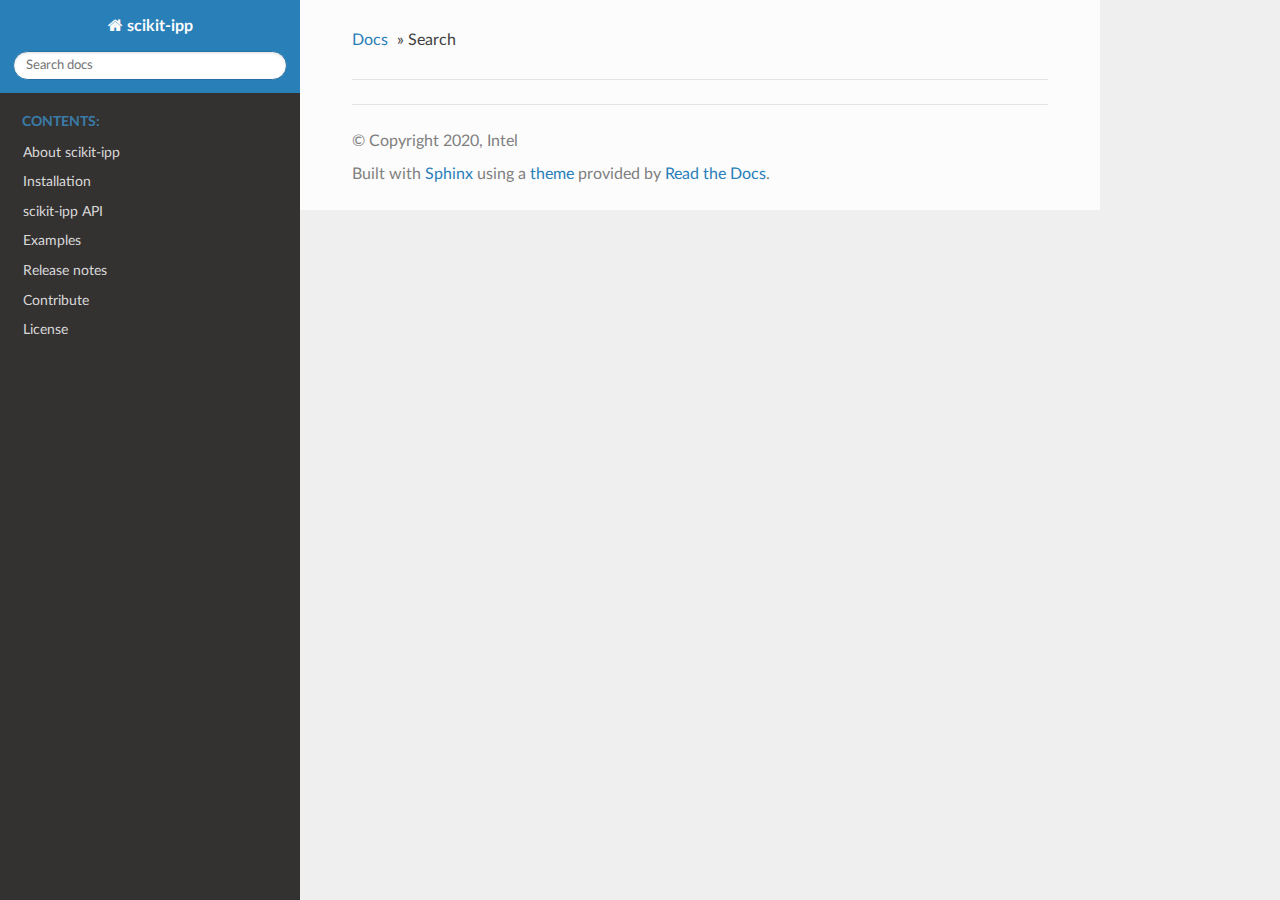
<file: search.html>
<!DOCTYPE html>
<!--[if IE 8]><html class="no-js lt-ie9" lang="en" > <![endif]-->
<!--[if gt IE 8]><!--> <html class="no-js" lang="en" > <!--<![endif]-->
<head>
  <meta charset="utf-8">
  
  <meta name="viewport" content="width=device-width, initial-scale=1.0">
  
  <title>Search &mdash; scikit-ipp v1.2.0 documentation</title>
  

  
  
  
  

  
  <script type="text/javascript" src="_static/js/modernizr.min.js"></script>
  
    
      <script type="text/javascript" id="documentation_options" data-url_root="./" src="_static/documentation_options.js"></script>
        <script src="_static/jquery.js"></script>
        <script src="_static/underscore.js"></script>
        <script src="_static/doctools.js"></script>
        <script src="_static/language_data.js"></script>
        <script src="_static/searchtools.js"></script>
    
    <script type="text/javascript" src="_static/js/theme.js"></script>

    

  
  <link rel="stylesheet" href="_static/css/theme.css" type="text/css" />
  <link rel="stylesheet" href="_static/pygments.css" type="text/css" />
  <link rel="stylesheet" href="_static/gallery.css" type="text/css" />
  <link rel="stylesheet" href="_static/gallery-binder.css" type="text/css" />
  <link rel="stylesheet" href="_static/gallery-dataframe.css" type="text/css" />
    <link rel="index" title="Index" href="genindex.html" />
    <link rel="search" title="Search" href="#" /> 
</head>

<body class="wy-body-for-nav">

   
  <div class="wy-grid-for-nav">
    
    <nav data-toggle="wy-nav-shift" class="wy-nav-side">
      <div class="wy-side-scroll">
        <div class="wy-side-nav-search" >
          

          
            <a href="contents.html" class="icon icon-home"> scikit-ipp
          

          
          </a>

          
            
            
          

          
<div role="search">
  <form id="rtd-search-form" class="wy-form" action="#" method="get">
    <input type="text" name="q" placeholder="Search docs" />
    <input type="hidden" name="check_keywords" value="yes" />
    <input type="hidden" name="area" value="default" />
  </form>
</div>

          
        </div>

        <div class="wy-menu wy-menu-vertical" data-spy="affix" role="navigation" aria-label="main navigation">
          
            
            
              
            
            
              <p class="caption"><span class="caption-text">Contents:</span></p>
<ul>
<li class="toctree-l1"><a class="reference internal" href="index.html">About scikit-ipp</a></li>
<li class="toctree-l1"><a class="reference internal" href="installing.html">Installation</a></li>
<li class="toctree-l1"><a class="reference internal" href="api.html">scikit-ipp API</a></li>
<li class="toctree-l1"><a class="reference internal" href="examples.html">Examples</a></li>
<li class="toctree-l1"><a class="reference internal" href="release_notes.html">Release notes</a></li>
<li class="toctree-l1"><a class="reference internal" href="contribute.html">Contribute</a></li>
<li class="toctree-l1"><a class="reference internal" href="license.html">License</a></li>
</ul>

            
          
        </div>
      </div>
    </nav>

    <section data-toggle="wy-nav-shift" class="wy-nav-content-wrap">

      
      <nav class="wy-nav-top" aria-label="top navigation">
        
          <i data-toggle="wy-nav-top" class="fa fa-bars"></i>
          <a href="contents.html">scikit-ipp</a>
        
      </nav>


      <div class="wy-nav-content">
        
        <div class="rst-content">
        
          















<div role="navigation" aria-label="breadcrumbs navigation">

  <ul class="wy-breadcrumbs">
    
      <li><a href="contents.html">Docs</a> &raquo;</li>
        
      <li>Search</li>
    
    
      <li class="wy-breadcrumbs-aside">
        
            
        
      </li>
    
  </ul>

  
  <hr/>
</div>
          <div role="main" class="document" itemscope="itemscope" itemtype="http://schema.org/Article">
           <div itemprop="articleBody">
            
  <noscript>
  <div id="fallback" class="admonition warning">
    <p class="last">
      Please activate JavaScript to enable the search
      functionality.
    </p>
  </div>
  </noscript>

  
  <div id="search-results">
  
  </div>

           </div>
           
          </div>
          <footer>
  

  <hr/>

  <div role="contentinfo">
    <p>
        &copy; Copyright 2020, Intel

    </p>
  </div>
  Built with <a href="http://sphinx-doc.org/">Sphinx</a> using a <a href="https://github.com/rtfd/sphinx_rtd_theme">theme</a> provided by <a href="https://readthedocs.org">Read the Docs</a>. 

</footer>

        </div>
      </div>

    </section>

  </div>
  


  <script type="text/javascript">
      jQuery(function () {
          SphinxRtdTheme.Navigation.enable(true);
      });
  </script>

  
  
    
  
  <script type="text/javascript">
    jQuery(function() { Search.loadIndex("searchindex.js"); });
  </script>
  
  <script type="text/javascript" id="searchindexloader"></script>
   


</body>
</html>
</file>
<file: _static/css/theme.css>
/* sphinx_rtd_theme version 0.4.3 | MIT license */
/* Built 20190212 16:02 */
*{-webkit-box-sizing:border-box;-moz-box-sizing:border-box;box-sizing:border-box}article,aside,details,figcaption,figure,footer,header,hgroup,nav,section{display:block}audio,canvas,video{display:inline-block;*display:inline;*zoom:1}audio:not([controls]){display:none}[hidden]{display:none}*{-webkit-box-sizing:border-box;-moz-box-sizing:border-box;box-sizing:border-box}html{font-size:100%;-webkit-text-size-adjust:100%;-ms-text-size-adjust:100%}body{margin:0}a:hover,a:active{outline:0}abbr[title]{border-bottom:1px dotted}b,strong{font-weight:bold}blockquote{margin:0}dfn{font-style:italic}ins{background:#ff9;color:#000;text-decoration:none}mark{background:#ff0;color:#000;font-style:italic;font-weight:bold}pre,code,.rst-content tt,.rst-content code,kbd,samp{font-family:monospace,serif;_font-family:"courier new",monospace;font-size:1em}pre{white-space:pre}q{quotes:none}q:before,q:after{content:"";content:none}small{font-size:85%}sub,sup{font-size:75%;line-height:0;position:relative;vertical-align:baseline}sup{top:-0.5em}sub{bottom:-0.25em}ul,ol,dl{margin:0;padding:0;list-style:none;list-style-image:none}li{list-style:none}dd{margin:0}img{border:0;-ms-interpolation-mode:bicubic;vertical-align:middle;max-width:100%}svg:not(:root){overflow:hidden}figure{margin:0}form{margin:0}fieldset{border:0;margin:0;padding:0}label{cursor:pointer}legend{border:0;*margin-left:-7px;padding:0;white-space:normal}button,input,select,textarea{font-size:100%;margin:0;vertical-align:baseline;*vertical-align:middle}button,input{line-height:normal}button,input[type="button"],input[type="reset"],input[type="submit"]{cursor:pointer;-webkit-appearance:button;*overflow:visible}button[disabled],input[disabled]{cursor:default}input[type="checkbox"],input[type="radio"]{box-sizing:border-box;padding:0;*width:13px;*height:13px}input[type="search"]{-webkit-appearance:textfield;-moz-box-sizing:content-box;-webkit-box-sizing:content-box;box-sizing:content-box}input[type="search"]::-webkit-search-decoration,input[type="search"]::-webkit-search-cancel-button{-webkit-appearance:none}button::-moz-focus-inner,input::-moz-focus-inner{border:0;padding:0}textarea{overflow:auto;vertical-align:top;resize:vertical}table{border-collapse:collapse;border-spacing:0}td{vertical-align:top}.chromeframe{margin:.2em 0;background:#ccc;color:#000;padding:.2em 0}.ir{display:block;border:0;text-indent:-999em;overflow:hidden;background-color:transparent;background-repeat:no-repeat;text-align:left;direction:ltr;*line-height:0}.ir br{display:none}.hidden{display:none !important;visibility:hidden}.visuallyhidden{border:0;clip:rect(0 0 0 0);height:1px;margin:-1px;overflow:hidden;padding:0;position:absolute;width:1px}.visuallyhidden.focusable:active,.visuallyhidden.focusable:focus{clip:auto;height:auto;margin:0;overflow:visible;position:static;width:auto}.invisible{visibility:hidden}.relative{position:relative}big,small{font-size:100%}@media print{html,body,section{background:none !important}*{box-shadow:none !important;text-shadow:none !important;filter:none !important;-ms-filter:none !important}a,a:visited{text-decoration:underline}.ir a:after,a[href^="javascript:"]:after,a[href^="#"]:after{content:""}pre,blockquote{page-break-inside:avoid}thead{display:table-header-group}tr,img{page-break-inside:avoid}img{max-width:100% !important}@page{margin:.5cm}p,h2,.rst-content .toctree-wrapper p.caption,h3{orphans:3;widows:3}h2,.rst-content .toctree-wrapper p.caption,h3{page-break-after:avoid}}.fa:before,.wy-menu-vertical li span.toctree-expand:before,.wy-menu-vertical li.on a span.toctree-expand:before,.wy-menu-vertical li.current>a span.toctree-expand:before,.rst-content .admonition-title:before,.rst-content h1 .headerlink:before,.rst-content h2 .headerlink:before,.rst-content h3 .headerlink:before,.rst-content h4 .headerlink:before,.rst-content h5 .headerlink:before,.rst-content h6 .headerlink:before,.rst-content dl dt .headerlink:before,.rst-content p.caption .headerlink:before,.rst-content table>caption .headerlink:before,.rst-content .code-block-caption .headerlink:before,.rst-content tt.download span:first-child:before,.rst-content code.download span:first-child:before,.icon:before,.wy-dropdown .caret:before,.wy-inline-validate.wy-inline-validate-success .wy-input-context:before,.wy-inline-validate.wy-inline-validate-danger .wy-input-context:before,.wy-inline-validate.wy-inline-validate-warning .wy-input-context:before,.wy-inline-validate.wy-inline-validate-info .wy-input-context:before,.wy-alert,.rst-content .note,.rst-content .attention,.rst-content .caution,.rst-content .danger,.rst-content .error,.rst-content .hint,.rst-content .important,.rst-content .tip,.rst-content .warning,.rst-content .seealso,.rst-content .admonition-todo,.rst-content .admonition,.btn,input[type="text"],input[type="password"],input[type="email"],input[type="url"],input[type="date"],input[type="month"],input[type="time"],input[type="datetime"],input[type="datetime-local"],input[type="week"],input[type="number"],input[type="search"],input[type="tel"],input[type="color"],select,textarea,.wy-menu-vertical li.on a,.wy-menu-vertical li.current>a,.wy-side-nav-search>a,.wy-side-nav-search .wy-dropdown>a,.wy-nav-top a{-webkit-font-smoothing:antialiased}.clearfix{*zoom:1}.clearfix:before,.clearfix:after{display:table;content:""}.clearfix:after{clear:both}/*!
 *  Font Awesome 4.7.0 by @davegandy - http://fontawesome.io - @fontawesome
 *  License - http://fontawesome.io/license (Font: SIL OFL 1.1, CSS: MIT License)
 */@font-face{font-family:'FontAwesome';src:url("../fonts/fontawesome-webfont.eot?v=4.7.0");src:url("../fonts/fontawesome-webfont.eot?#iefix&v=4.7.0") format("embedded-opentype"),url("../fonts/fontawesome-webfont.woff2?v=4.7.0") format("woff2"),url("../fonts/fontawesome-webfont.woff?v=4.7.0") format("woff"),url("../fonts/fontawesome-webfont.ttf?v=4.7.0") format("truetype"),url("../fonts/fontawesome-webfont.svg?v=4.7.0#fontawesomeregular") format("svg");font-weight:normal;font-style:normal}.fa,.wy-menu-vertical li span.toctree-expand,.wy-menu-vertical li.on a span.toctree-expand,.wy-menu-vertical li.current>a span.toctree-expand,.rst-content .admonition-title,.rst-content h1 .headerlink,.rst-content h2 .headerlink,.rst-content h3 .headerlink,.rst-content h4 .headerlink,.rst-content h5 .headerlink,.rst-content h6 .headerlink,.rst-content dl dt .headerlink,.rst-content p.caption .headerlink,.rst-content table>caption .headerlink,.rst-content .code-block-caption .headerlink,.rst-content tt.download span:first-child,.rst-content code.download span:first-child,.icon{display:inline-block;font:normal normal normal 14px/1 FontAwesome;font-size:inherit;text-rendering:auto;-webkit-font-smoothing:antialiased;-moz-osx-font-smoothing:grayscale}.fa-lg{font-size:1.3333333333em;line-height:.75em;vertical-align:-15%}.fa-2x{font-size:2em}.fa-3x{font-size:3em}.fa-4x{font-size:4em}.fa-5x{font-size:5em}.fa-fw{width:1.2857142857em;text-align:center}.fa-ul{padding-left:0;margin-left:2.1428571429em;list-style-type:none}.fa-ul>li{position:relative}.fa-li{position:absolute;left:-2.1428571429em;width:2.1428571429em;top:.1428571429em;text-align:center}.fa-li.fa-lg{left:-1.8571428571em}.fa-border{padding:.2em .25em .15em;border:solid 0.08em #eee;border-radius:.1em}.fa-pull-left{float:left}.fa-pull-right{float:right}.fa.fa-pull-left,.wy-menu-vertical li span.fa-pull-left.toctree-expand,.wy-menu-vertical li.on a span.fa-pull-left.toctree-expand,.wy-menu-vertical li.current>a span.fa-pull-left.toctree-expand,.rst-content .fa-pull-left.admonition-title,.rst-content h1 .fa-pull-left.headerlink,.rst-content h2 .fa-pull-left.headerlink,.rst-content h3 .fa-pull-left.headerlink,.rst-content h4 .fa-pull-left.headerlink,.rst-content h5 .fa-pull-left.headerlink,.rst-content h6 .fa-pull-left.headerlink,.rst-content dl dt .fa-pull-left.headerlink,.rst-content p.caption .fa-pull-left.headerlink,.rst-content table>caption .fa-pull-left.headerlink,.rst-content .code-block-caption .fa-pull-left.headerlink,.rst-content tt.download span.fa-pull-left:first-child,.rst-content code.download span.fa-pull-left:first-child,.fa-pull-left.icon{margin-right:.3em}.fa.fa-pull-right,.wy-menu-vertical li span.fa-pull-right.toctree-expand,.wy-menu-vertical li.on a span.fa-pull-right.toctree-expand,.wy-menu-vertical li.current>a span.fa-pull-right.toctree-expand,.rst-content .fa-pull-right.admonition-title,.rst-content h1 .fa-pull-right.headerlink,.rst-content h2 .fa-pull-right.headerlink,.rst-content h3 .fa-pull-right.headerlink,.rst-content h4 .fa-pull-right.headerlink,.rst-content h5 .fa-pull-right.headerlink,.rst-content h6 .fa-pull-right.headerlink,.rst-content dl dt .fa-pull-right.headerlink,.rst-content p.caption .fa-pull-right.headerlink,.rst-content table>caption .fa-pull-right.headerlink,.rst-content .code-block-caption .fa-pull-right.headerlink,.rst-content tt.download span.fa-pull-right:first-child,.rst-content code.download span.fa-pull-right:first-child,.fa-pull-right.icon{margin-left:.3em}.pull-right{float:right}.pull-left{float:left}.fa.pull-left,.wy-menu-vertical li span.pull-left.toctree-expand,.wy-menu-vertical li.on a span.pull-left.toctree-expand,.wy-menu-vertical li.current>a span.pull-left.toctree-expand,.rst-content .pull-left.admonition-title,.rst-content h1 .pull-left.headerlink,.rst-content h2 .pull-left.headerlink,.rst-content h3 .pull-left.headerlink,.rst-content h4 .pull-left.headerlink,.rst-content h5 .pull-left.headerlink,.rst-content h6 .pull-left.headerlink,.rst-content dl dt .pull-left.headerlink,.rst-content p.caption .pull-left.headerlink,.rst-content table>caption .pull-left.headerlink,.rst-content .code-block-caption .pull-left.headerlink,.rst-content tt.download span.pull-left:first-child,.rst-content code.download span.pull-left:first-child,.pull-left.icon{margin-right:.3em}.fa.pull-right,.wy-menu-vertical li span.pull-right.toctree-expand,.wy-menu-vertical li.on a span.pull-right.toctree-expand,.wy-menu-vertical li.current>a span.pull-right.toctree-expand,.rst-content .pull-right.admonition-title,.rst-content h1 .pull-right.headerlink,.rst-content h2 .pull-right.headerlink,.rst-content h3 .pull-right.headerlink,.rst-content h4 .pull-right.headerlink,.rst-content h5 .pull-right.headerlink,.rst-content h6 .pull-right.headerlink,.rst-content dl dt .pull-right.headerlink,.rst-content p.caption .pull-right.headerlink,.rst-content table>caption .pull-right.headerlink,.rst-content .code-block-caption .pull-right.headerlink,.rst-content tt.download span.pull-right:first-child,.rst-content code.download span.pull-right:first-child,.pull-right.icon{margin-left:.3em}.fa-spin{-webkit-animation:fa-spin 2s infinite linear;animation:fa-spin 2s infinite linear}.fa-pulse{-webkit-animation:fa-spin 1s infinite steps(8);animation:fa-spin 1s infinite steps(8)}@-webkit-keyframes fa-spin{0%{-webkit-transform:rotate(0deg);transform:rotate(0deg)}100%{-webkit-transform:rotate(359deg);transform:rotate(359deg)}}@keyframes fa-spin{0%{-webkit-transform:rotate(0deg);transform:rotate(0deg)}100%{-webkit-transform:rotate(359deg);transform:rotate(359deg)}}.fa-rotate-90{-ms-filter:"progid:DXImageTransform.Microsoft.BasicImage(rotation=1)";-webkit-transform:rotate(90deg);-ms-transform:rotate(90deg);transform:rotate(90deg)}.fa-rotate-180{-ms-filter:"progid:DXImageTransform.Microsoft.BasicImage(rotation=2)";-webkit-transform:rotate(180deg);-ms-transform:rotate(180deg);transform:rotate(180deg)}.fa-rotate-270{-ms-filter:"progid:DXImageTransform.Microsoft.BasicImage(rotation=3)";-webkit-transform:rotate(270deg);-ms-transform:rotate(270deg);transform:rotate(270deg)}.fa-flip-horizontal{-ms-filter:"progid:DXImageTransform.Microsoft.BasicImage(rotation=0, mirror=1)";-webkit-transform:scale(-1, 1);-ms-transform:scale(-1, 1);transform:scale(-1, 1)}.fa-flip-vertical{-ms-filter:"progid:DXImageTransform.Microsoft.BasicImage(rotation=2, mirror=1)";-webkit-transform:scale(1, -1);-ms-transform:scale(1, -1);transform:scale(1, -1)}:root .fa-rotate-90,:root .fa-rotate-180,:root .fa-rotate-270,:root .fa-flip-horizontal,:root .fa-flip-vertical{filter:none}.fa-stack{position:relative;display:inline-block;width:2em;height:2em;line-height:2em;vertical-align:middle}.fa-stack-1x,.fa-stack-2x{position:absolute;left:0;width:100%;text-align:center}.fa-stack-1x{line-height:inherit}.fa-stack-2x{font-size:2em}.fa-inverse{color:#fff}.fa-glass:before{content:""}.fa-music:before{content:""}.fa-search:before,.icon-search:before{content:""}.fa-envelope-o:before{content:""}.fa-heart:before{content:""}.fa-star:before{content:""}.fa-star-o:before{content:""}.fa-user:before{content:""}.fa-film:before{content:""}.fa-th-large:before{content:""}.fa-th:before{content:""}.fa-th-list:before{content:""}.fa-check:before{content:""}.fa-remove:before,.fa-close:before,.fa-times:before{content:""}.fa-search-plus:before{content:""}.fa-search-minus:before{content:""}.fa-power-off:before{content:""}.fa-signal:before{content:""}.fa-gear:before,.fa-cog:before{content:""}.fa-trash-o:before{content:""}.fa-home:before,.icon-home:before{content:""}.fa-file-o:before{content:""}.fa-clock-o:before{content:""}.fa-road:before{content:""}.fa-download:before,.rst-content tt.download span:first-child:before,.rst-content code.download span:first-child:before{content:""}.fa-arrow-circle-o-down:before{content:""}.fa-arrow-circle-o-up:before{content:""}.fa-inbox:before{content:""}.fa-play-circle-o:before{content:""}.fa-rotate-right:before,.fa-repeat:before{content:""}.fa-refresh:before{content:""}.fa-list-alt:before{content:""}.fa-lock:before{content:""}.fa-flag:before{content:""}.fa-headphones:before{content:""}.fa-volume-off:before{content:""}.fa-volume-down:before{content:""}.fa-volume-up:before{content:""}.fa-qrcode:before{content:""}.fa-barcode:before{content:""}.fa-tag:before{content:""}.fa-tags:before{content:""}.fa-book:before,.icon-book:before{content:""}.fa-bookmark:before{content:""}.fa-print:before{content:""}.fa-camera:before{content:""}.fa-font:before{content:""}.fa-bold:before{content:""}.fa-italic:before{content:""}.fa-text-height:before{content:""}.fa-text-width:before{content:""}.fa-align-left:before{content:""}.fa-align-center:before{content:""}.fa-align-right:before{content:""}.fa-align-justify:before{content:""}.fa-list:before{content:""}.fa-dedent:before,.fa-outdent:before{content:""}.fa-indent:before{content:""}.fa-video-camera:before{content:""}.fa-photo:before,.fa-image:before,.fa-picture-o:before{content:""}.fa-pencil:before{content:""}.fa-map-marker:before{content:""}.fa-adjust:before{content:""}.fa-tint:before{content:""}.fa-edit:before,.fa-pencil-square-o:before{content:""}.fa-share-square-o:before{content:""}.fa-check-square-o:before{content:""}.fa-arrows:before{content:""}.fa-step-backward:before{content:""}.fa-fast-backward:before{content:""}.fa-backward:before{content:""}.fa-play:before{content:""}.fa-pause:before{content:""}.fa-stop:before{content:""}.fa-forward:before{content:""}.fa-fast-forward:before{content:""}.fa-step-forward:before{content:""}.fa-eject:before{content:""}.fa-chevron-left:before{content:""}.fa-chevron-right:before{content:""}.fa-plus-circle:before{content:""}.fa-minus-circle:before{content:""}.fa-times-circle:before,.wy-inline-validate.wy-inline-validate-danger .wy-input-context:before{content:""}.fa-check-circle:before,.wy-inline-validate.wy-inline-validate-success .wy-input-context:before{content:""}.fa-question-circle:before{content:""}.fa-info-circle:before{content:""}.fa-crosshairs:before{content:""}.fa-times-circle-o:before{content:""}.fa-check-circle-o:before{content:""}.fa-ban:before{content:""}.fa-arrow-left:before{content:""}.fa-arrow-right:before{content:""}.fa-arrow-up:before{content:""}.fa-arrow-down:before{content:""}.fa-mail-forward:before,.fa-share:before{content:""}.fa-expand:before{content:""}.fa-compress:before{content:""}.fa-plus:before{content:""}.fa-minus:before{content:""}.fa-asterisk:before{content:""}.fa-exclamation-circle:before,.wy-inline-validate.wy-inline-validate-warning .wy-input-context:before,.wy-inline-validate.wy-inline-validate-info .wy-input-context:before,.rst-content .admonition-title:before{content:""}.fa-gift:before{content:""}.fa-leaf:before{content:""}.fa-fire:before,.icon-fire:before{content:""}.fa-eye:before{content:""}.fa-eye-slash:before{content:""}.fa-warning:before,.fa-exclamation-triangle:before{content:""}.fa-plane:before{content:""}.fa-calendar:before{content:""}.fa-random:before{content:""}.fa-comment:before{content:""}.fa-magnet:before{content:""}.fa-chevron-up:before{content:""}.fa-chevron-down:before{content:""}.fa-retweet:before{content:""}.fa-shopping-cart:before{content:""}.fa-folder:before{content:""}.fa-folder-open:before{content:""}.fa-arrows-v:before{content:""}.fa-arrows-h:before{content:""}.fa-bar-chart-o:before,.fa-bar-chart:before{content:""}.fa-twitter-square:before{content:""}.fa-facebook-square:before{content:""}.fa-camera-retro:before{content:""}.fa-key:before{content:""}.fa-gears:before,.fa-cogs:before{content:""}.fa-comments:before{content:""}.fa-thumbs-o-up:before{content:""}.fa-thumbs-o-down:before{content:""}.fa-star-half:before{content:""}.fa-heart-o:before{content:""}.fa-sign-out:before{content:""}.fa-linkedin-square:before{content:""}.fa-thumb-tack:before{content:""}.fa-external-link:before{content:""}.fa-sign-in:before{content:""}.fa-trophy:before{content:""}.fa-github-square:before{content:""}.fa-upload:before{content:""}.fa-lemon-o:before{content:""}.fa-phone:before{content:""}.fa-square-o:before{content:""}.fa-bookmark-o:before{content:""}.fa-phone-square:before{content:""}.fa-twitter:before{content:""}.fa-facebook-f:before,.fa-facebook:before{content:""}.fa-github:before,.icon-github:before{content:""}.fa-unlock:before{content:""}.fa-credit-card:before{content:""}.fa-feed:before,.fa-rss:before{content:""}.fa-hdd-o:before{content:""}.fa-bullhorn:before{content:""}.fa-bell:before{content:""}.fa-certificate:before{content:""}.fa-hand-o-right:before{content:""}.fa-hand-o-left:before{content:""}.fa-hand-o-up:before{content:""}.fa-hand-o-down:before{content:""}.fa-arrow-circle-left:before,.icon-circle-arrow-left:before{content:""}.fa-arrow-circle-right:before,.icon-circle-arrow-right:before{content:""}.fa-arrow-circle-up:before{content:""}.fa-arrow-circle-down:before{content:""}.fa-globe:before{content:""}.fa-wrench:before{content:""}.fa-tasks:before{content:""}.fa-filter:before{content:""}.fa-briefcase:before{content:""}.fa-arrows-alt:before{content:""}.fa-group:before,.fa-users:before{content:""}.fa-chain:before,.fa-link:before,.icon-link:before{content:""}.fa-cloud:before{content:""}.fa-flask:before{content:""}.fa-cut:before,.fa-scissors:before{content:""}.fa-copy:before,.fa-files-o:before{content:""}.fa-paperclip:before{content:""}.fa-save:before,.fa-floppy-o:before{content:""}.fa-square:before{content:""}.fa-navicon:before,.fa-reorder:before,.fa-bars:before{content:""}.fa-list-ul:before{content:""}.fa-list-ol:before{content:""}.fa-strikethrough:before{content:""}.fa-underline:before{content:""}.fa-table:before{content:""}.fa-magic:before{content:""}.fa-truck:before{content:""}.fa-pinterest:before{content:""}.fa-pinterest-square:before{content:""}.fa-google-plus-square:before{content:""}.fa-google-plus:before{content:""}.fa-money:before{content:""}.fa-caret-down:before,.wy-dropdown .caret:before,.icon-caret-down:before{content:""}.fa-caret-up:before{content:""}.fa-caret-left:before{content:""}.fa-caret-right:before{content:""}.fa-columns:before{content:""}.fa-unsorted:before,.fa-sort:before{content:""}.fa-sort-down:before,.fa-sort-desc:before{content:""}.fa-sort-up:before,.fa-sort-asc:before{content:""}.fa-envelope:before{content:""}.fa-linkedin:before{content:""}.fa-rotate-left:before,.fa-undo:before{content:""}.fa-legal:before,.fa-gavel:before{content:""}.fa-dashboard:before,.fa-tachometer:before{content:""}.fa-comment-o:before{content:""}.fa-comments-o:before{content:""}.fa-flash:before,.fa-bolt:before{content:""}.fa-sitemap:before{content:""}.fa-umbrella:before{content:""}.fa-paste:before,.fa-clipboard:before{content:""}.fa-lightbulb-o:before{content:""}.fa-exchange:before{content:""}.fa-cloud-download:before{content:""}.fa-cloud-upload:before{content:""}.fa-user-md:before{content:""}.fa-stethoscope:before{content:""}.fa-suitcase:before{content:""}.fa-bell-o:before{content:""}.fa-coffee:before{content:""}.fa-cutlery:before{content:""}.fa-file-text-o:before{content:""}.fa-building-o:before{content:""}.fa-hospital-o:before{content:""}.fa-ambulance:before{content:""}.fa-medkit:before{content:""}.fa-fighter-jet:before{content:""}.fa-beer:before{content:""}.fa-h-square:before{content:""}.fa-plus-square:before{content:""}.fa-angle-double-left:before{content:""}.fa-angle-double-right:before{content:""}.fa-angle-double-up:before{content:""}.fa-angle-double-down:before{content:""}.fa-angle-left:before{content:""}.fa-angle-right:before{content:""}.fa-angle-up:before{content:""}.fa-angle-down:before{content:""}.fa-desktop:before{content:""}.fa-laptop:before{content:""}.fa-tablet:before{content:""}.fa-mobile-phone:before,.fa-mobile:before{content:""}.fa-circle-o:before{content:""}.fa-quote-left:before{content:""}.fa-quote-right:before{content:""}.fa-spinner:before{content:""}.fa-circle:before{content:""}.fa-mail-reply:before,.fa-reply:before{content:""}.fa-github-alt:before{content:""}.fa-folder-o:before{content:""}.fa-folder-open-o:before{content:""}.fa-smile-o:before{content:""}.fa-frown-o:before{content:""}.fa-meh-o:before{content:""}.fa-gamepad:before{content:""}.fa-keyboard-o:before{content:""}.fa-flag-o:before{content:""}.fa-flag-checkered:before{content:""}.fa-terminal:before{content:""}.fa-code:before{content:""}.fa-mail-reply-all:before,.fa-reply-all:before{content:""}.fa-star-half-empty:before,.fa-star-half-full:before,.fa-star-half-o:before{content:""}.fa-location-arrow:before{content:""}.fa-crop:before{content:""}.fa-code-fork:before{content:""}.fa-unlink:before,.fa-chain-broken:before{content:""}.fa-question:before{content:""}.fa-info:before{content:""}.fa-exclamation:before{content:""}.fa-superscript:before{content:""}.fa-subscript:before{content:""}.fa-eraser:before{content:""}.fa-puzzle-piece:before{content:""}.fa-microphone:before{content:""}.fa-microphone-slash:before{content:""}.fa-shield:before{content:""}.fa-calendar-o:before{content:""}.fa-fire-extinguisher:before{content:""}.fa-rocket:before{content:""}.fa-maxcdn:before{content:""}.fa-chevron-circle-left:before{content:""}.fa-chevron-circle-right:before{content:""}.fa-chevron-circle-up:before{content:""}.fa-chevron-circle-down:before{content:""}.fa-html5:before{content:""}.fa-css3:before{content:""}.fa-anchor:before{content:""}.fa-unlock-alt:before{content:""}.fa-bullseye:before{content:""}.fa-ellipsis-h:before{content:""}.fa-ellipsis-v:before{content:""}.fa-rss-square:before{content:""}.fa-play-circle:before{content:""}.fa-ticket:before{content:""}.fa-minus-square:before{content:""}.fa-minus-square-o:before,.wy-menu-vertical li.on a span.toctree-expand:before,.wy-menu-vertical li.current>a span.toctree-expand:before{content:""}.fa-level-up:before{content:""}.fa-level-down:before{content:""}.fa-check-square:before{content:""}.fa-pencil-square:before{content:""}.fa-external-link-square:before{content:""}.fa-share-square:before{content:""}.fa-compass:before{content:""}.fa-toggle-down:before,.fa-caret-square-o-down:before{content:""}.fa-toggle-up:before,.fa-caret-square-o-up:before{content:""}.fa-toggle-right:before,.fa-caret-square-o-right:before{content:""}.fa-euro:before,.fa-eur:before{content:""}.fa-gbp:before{content:""}.fa-dollar:before,.fa-usd:before{content:""}.fa-rupee:before,.fa-inr:before{content:""}.fa-cny:before,.fa-rmb:before,.fa-yen:before,.fa-jpy:before{content:""}.fa-ruble:before,.fa-rouble:before,.fa-rub:before{content:""}.fa-won:before,.fa-krw:before{content:""}.fa-bitcoin:before,.fa-btc:before{content:""}.fa-file:before{content:""}.fa-file-text:before{content:""}.fa-sort-alpha-asc:before{content:""}.fa-sort-alpha-desc:before{content:""}.fa-sort-amount-asc:before{content:""}.fa-sort-amount-desc:before{content:""}.fa-sort-numeric-asc:before{content:""}.fa-sort-numeric-desc:before{content:""}.fa-thumbs-up:before{content:""}.fa-thumbs-down:before{content:""}.fa-youtube-square:before{content:""}.fa-youtube:before{content:""}.fa-xing:before{content:""}.fa-xing-square:before{content:""}.fa-youtube-play:before{content:""}.fa-dropbox:before{content:""}.fa-stack-overflow:before{content:""}.fa-instagram:before{content:""}.fa-flickr:before{content:""}.fa-adn:before{content:""}.fa-bitbucket:before,.icon-bitbucket:before{content:""}.fa-bitbucket-square:before{content:""}.fa-tumblr:before{content:""}.fa-tumblr-square:before{content:""}.fa-long-arrow-down:before{content:""}.fa-long-arrow-up:before{content:""}.fa-long-arrow-left:before{content:""}.fa-long-arrow-right:before{content:""}.fa-apple:before{content:""}.fa-windows:before{content:""}.fa-android:before{content:""}.fa-linux:before{content:""}.fa-dribbble:before{content:""}.fa-skype:before{content:""}.fa-foursquare:before{content:""}.fa-trello:before{content:""}.fa-female:before{content:""}.fa-male:before{content:""}.fa-gittip:before,.fa-gratipay:before{content:""}.fa-sun-o:before{content:""}.fa-moon-o:before{content:""}.fa-archive:before{content:""}.fa-bug:before{content:""}.fa-vk:before{content:""}.fa-weibo:before{content:""}.fa-renren:before{content:""}.fa-pagelines:before{content:""}.fa-stack-exchange:before{content:""}.fa-arrow-circle-o-right:before{content:""}.fa-arrow-circle-o-left:before{content:""}.fa-toggle-left:before,.fa-caret-square-o-left:before{content:""}.fa-dot-circle-o:before{content:""}.fa-wheelchair:before{content:""}.fa-vimeo-square:before{content:""}.fa-turkish-lira:before,.fa-try:before{content:""}.fa-plus-square-o:before,.wy-menu-vertical li span.toctree-expand:before{content:""}.fa-space-shuttle:before{content:""}.fa-slack:before{content:""}.fa-envelope-square:before{content:""}.fa-wordpress:before{content:""}.fa-openid:before{content:""}.fa-institution:before,.fa-bank:before,.fa-university:before{content:""}.fa-mortar-board:before,.fa-graduation-cap:before{content:""}.fa-yahoo:before{content:""}.fa-google:before{content:""}.fa-reddit:before{content:""}.fa-reddit-square:before{content:""}.fa-stumbleupon-circle:before{content:""}.fa-stumbleupon:before{content:""}.fa-delicious:before{content:""}.fa-digg:before{content:""}.fa-pied-piper-pp:before{content:""}.fa-pied-piper-alt:before{content:""}.fa-drupal:before{content:""}.fa-joomla:before{content:""}.fa-language:before{content:""}.fa-fax:before{content:""}.fa-building:before{content:""}.fa-child:before{content:""}.fa-paw:before{content:""}.fa-spoon:before{content:""}.fa-cube:before{content:""}.fa-cubes:before{content:""}.fa-behance:before{content:""}.fa-behance-square:before{content:""}.fa-steam:before{content:""}.fa-steam-square:before{content:""}.fa-recycle:before{content:""}.fa-automobile:before,.fa-car:before{content:""}.fa-cab:before,.fa-taxi:before{content:""}.fa-tree:before{content:""}.fa-spotify:before{content:""}.fa-deviantart:before{content:""}.fa-soundcloud:before{content:""}.fa-database:before{content:""}.fa-file-pdf-o:before{content:""}.fa-file-word-o:before{content:""}.fa-file-excel-o:before{content:""}.fa-file-powerpoint-o:before{content:""}.fa-file-photo-o:before,.fa-file-picture-o:before,.fa-file-image-o:before{content:""}.fa-file-zip-o:before,.fa-file-archive-o:before{content:""}.fa-file-sound-o:before,.fa-file-audio-o:before{content:""}.fa-file-movie-o:before,.fa-file-video-o:before{content:""}.fa-file-code-o:before{content:""}.fa-vine:before{content:""}.fa-codepen:before{content:""}.fa-jsfiddle:before{content:""}.fa-life-bouy:before,.fa-life-buoy:before,.fa-life-saver:before,.fa-support:before,.fa-life-ring:before{content:""}.fa-circle-o-notch:before{content:""}.fa-ra:before,.fa-resistance:before,.fa-rebel:before{content:""}.fa-ge:before,.fa-empire:before{content:""}.fa-git-square:before{content:""}.fa-git:before{content:""}.fa-y-combinator-square:before,.fa-yc-square:before,.fa-hacker-news:before{content:""}.fa-tencent-weibo:before{content:""}.fa-qq:before{content:""}.fa-wechat:before,.fa-weixin:before{content:""}.fa-send:before,.fa-paper-plane:before{content:""}.fa-send-o:before,.fa-paper-plane-o:before{content:""}.fa-history:before{content:""}.fa-circle-thin:before{content:""}.fa-header:before{content:""}.fa-paragraph:before{content:""}.fa-sliders:before{content:""}.fa-share-alt:before{content:""}.fa-share-alt-square:before{content:""}.fa-bomb:before{content:""}.fa-soccer-ball-o:before,.fa-futbol-o:before{content:""}.fa-tty:before{content:""}.fa-binoculars:before{content:""}.fa-plug:before{content:""}.fa-slideshare:before{content:""}.fa-twitch:before{content:""}.fa-yelp:before{content:""}.fa-newspaper-o:before{content:""}.fa-wifi:before{content:""}.fa-calculator:before{content:""}.fa-paypal:before{content:""}.fa-google-wallet:before{content:""}.fa-cc-visa:before{content:""}.fa-cc-mastercard:before{content:""}.fa-cc-discover:before{content:""}.fa-cc-amex:before{content:""}.fa-cc-paypal:before{content:""}.fa-cc-stripe:before{content:""}.fa-bell-slash:before{content:""}.fa-bell-slash-o:before{content:""}.fa-trash:before{content:""}.fa-copyright:before{content:""}.fa-at:before{content:""}.fa-eyedropper:before{content:""}.fa-paint-brush:before{content:""}.fa-birthday-cake:before{content:""}.fa-area-chart:before{content:""}.fa-pie-chart:before{content:""}.fa-line-chart:before{content:""}.fa-lastfm:before{content:""}.fa-lastfm-square:before{content:""}.fa-toggle-off:before{content:""}.fa-toggle-on:before{content:""}.fa-bicycle:before{content:""}.fa-bus:before{content:""}.fa-ioxhost:before{content:""}.fa-angellist:before{content:""}.fa-cc:before{content:""}.fa-shekel:before,.fa-sheqel:before,.fa-ils:before{content:""}.fa-meanpath:before{content:""}.fa-buysellads:before{content:""}.fa-connectdevelop:before{content:""}.fa-dashcube:before{content:""}.fa-forumbee:before{content:""}.fa-leanpub:before{content:""}.fa-sellsy:before{content:""}.fa-shirtsinbulk:before{content:""}.fa-simplybuilt:before{content:""}.fa-skyatlas:before{content:""}.fa-cart-plus:before{content:""}.fa-cart-arrow-down:before{content:""}.fa-diamond:before{content:""}.fa-ship:before{content:""}.fa-user-secret:before{content:""}.fa-motorcycle:before{content:""}.fa-street-view:before{content:""}.fa-heartbeat:before{content:""}.fa-venus:before{content:""}.fa-mars:before{content:""}.fa-mercury:before{content:""}.fa-intersex:before,.fa-transgender:before{content:""}.fa-transgender-alt:before{content:""}.fa-venus-double:before{content:""}.fa-mars-double:before{content:""}.fa-venus-mars:before{content:""}.fa-mars-stroke:before{content:""}.fa-mars-stroke-v:before{content:""}.fa-mars-stroke-h:before{content:""}.fa-neuter:before{content:""}.fa-genderless:before{content:""}.fa-facebook-official:before{content:""}.fa-pinterest-p:before{content:""}.fa-whatsapp:before{content:""}.fa-server:before{content:""}.fa-user-plus:before{content:""}.fa-user-times:before{content:""}.fa-hotel:before,.fa-bed:before{content:""}.fa-viacoin:before{content:""}.fa-train:before{content:""}.fa-subway:before{content:""}.fa-medium:before{content:""}.fa-yc:before,.fa-y-combinator:before{content:""}.fa-optin-monster:before{content:""}.fa-opencart:before{content:""}.fa-expeditedssl:before{content:""}.fa-battery-4:before,.fa-battery:before,.fa-battery-full:before{content:""}.fa-battery-3:before,.fa-battery-three-quarters:before{content:""}.fa-battery-2:before,.fa-battery-half:before{content:""}.fa-battery-1:before,.fa-battery-quarter:before{content:""}.fa-battery-0:before,.fa-battery-empty:before{content:""}.fa-mouse-pointer:before{content:""}.fa-i-cursor:before{content:""}.fa-object-group:before{content:""}.fa-object-ungroup:before{content:""}.fa-sticky-note:before{content:""}.fa-sticky-note-o:before{content:""}.fa-cc-jcb:before{content:""}.fa-cc-diners-club:before{content:""}.fa-clone:before{content:""}.fa-balance-scale:before{content:""}.fa-hourglass-o:before{content:""}.fa-hourglass-1:before,.fa-hourglass-start:before{content:""}.fa-hourglass-2:before,.fa-hourglass-half:before{content:""}.fa-hourglass-3:before,.fa-hourglass-end:before{content:""}.fa-hourglass:before{content:""}.fa-hand-grab-o:before,.fa-hand-rock-o:before{content:""}.fa-hand-stop-o:before,.fa-hand-paper-o:before{content:""}.fa-hand-scissors-o:before{content:""}.fa-hand-lizard-o:before{content:""}.fa-hand-spock-o:before{content:""}.fa-hand-pointer-o:before{content:""}.fa-hand-peace-o:before{content:""}.fa-trademark:before{content:""}.fa-registered:before{content:""}.fa-creative-commons:before{content:""}.fa-gg:before{content:""}.fa-gg-circle:before{content:""}.fa-tripadvisor:before{content:""}.fa-odnoklassniki:before{content:""}.fa-odnoklassniki-square:before{content:""}.fa-get-pocket:before{content:""}.fa-wikipedia-w:before{content:""}.fa-safari:before{content:""}.fa-chrome:before{content:""}.fa-firefox:before{content:""}.fa-opera:before{content:""}.fa-internet-explorer:before{content:""}.fa-tv:before,.fa-television:before{content:""}.fa-contao:before{content:""}.fa-500px:before{content:""}.fa-amazon:before{content:""}.fa-calendar-plus-o:before{content:""}.fa-calendar-minus-o:before{content:""}.fa-calendar-times-o:before{content:""}.fa-calendar-check-o:before{content:""}.fa-industry:before{content:""}.fa-map-pin:before{content:""}.fa-map-signs:before{content:""}.fa-map-o:before{content:""}.fa-map:before{content:""}.fa-commenting:before{content:""}.fa-commenting-o:before{content:""}.fa-houzz:before{content:""}.fa-vimeo:before{content:""}.fa-black-tie:before{content:""}.fa-fonticons:before{content:""}.fa-reddit-alien:before{content:""}.fa-edge:before{content:""}.fa-credit-card-alt:before{content:""}.fa-codiepie:before{content:""}.fa-modx:before{content:""}.fa-fort-awesome:before{content:""}.fa-usb:before{content:""}.fa-product-hunt:before{content:""}.fa-mixcloud:before{content:""}.fa-scribd:before{content:""}.fa-pause-circle:before{content:""}.fa-pause-circle-o:before{content:""}.fa-stop-circle:before{content:""}.fa-stop-circle-o:before{content:""}.fa-shopping-bag:before{content:""}.fa-shopping-basket:before{content:""}.fa-hashtag:before{content:""}.fa-bluetooth:before{content:""}.fa-bluetooth-b:before{content:""}.fa-percent:before{content:""}.fa-gitlab:before,.icon-gitlab:before{content:""}.fa-wpbeginner:before{content:""}.fa-wpforms:before{content:""}.fa-envira:before{content:""}.fa-universal-access:before{content:""}.fa-wheelchair-alt:before{content:""}.fa-question-circle-o:before{content:""}.fa-blind:before{content:""}.fa-audio-description:before{content:""}.fa-volume-control-phone:before{content:""}.fa-braille:before{content:""}.fa-assistive-listening-systems:before{content:""}.fa-asl-interpreting:before,.fa-american-sign-language-interpreting:before{content:""}.fa-deafness:before,.fa-hard-of-hearing:before,.fa-deaf:before{content:""}.fa-glide:before{content:""}.fa-glide-g:before{content:""}.fa-signing:before,.fa-sign-language:before{content:""}.fa-low-vision:before{content:""}.fa-viadeo:before{content:""}.fa-viadeo-square:before{content:""}.fa-snapchat:before{content:""}.fa-snapchat-ghost:before{content:""}.fa-snapchat-square:before{content:""}.fa-pied-piper:before{content:""}.fa-first-order:before{content:""}.fa-yoast:before{content:""}.fa-themeisle:before{content:""}.fa-google-plus-circle:before,.fa-google-plus-official:before{content:""}.fa-fa:before,.fa-font-awesome:before{content:""}.fa-handshake-o:before{content:""}.fa-envelope-open:before{content:""}.fa-envelope-open-o:before{content:""}.fa-linode:before{content:""}.fa-address-book:before{content:""}.fa-address-book-o:before{content:""}.fa-vcard:before,.fa-address-card:before{content:""}.fa-vcard-o:before,.fa-address-card-o:before{content:""}.fa-user-circle:before{content:""}.fa-user-circle-o:before{content:""}.fa-user-o:before{content:""}.fa-id-badge:before{content:""}.fa-drivers-license:before,.fa-id-card:before{content:""}.fa-drivers-license-o:before,.fa-id-card-o:before{content:""}.fa-quora:before{content:""}.fa-free-code-camp:before{content:""}.fa-telegram:before{content:""}.fa-thermometer-4:before,.fa-thermometer:before,.fa-thermometer-full:before{content:""}.fa-thermometer-3:before,.fa-thermometer-three-quarters:before{content:""}.fa-thermometer-2:before,.fa-thermometer-half:before{content:""}.fa-thermometer-1:before,.fa-thermometer-quarter:before{content:""}.fa-thermometer-0:before,.fa-thermometer-empty:before{content:""}.fa-shower:before{content:""}.fa-bathtub:before,.fa-s15:before,.fa-bath:before{content:""}.fa-podcast:before{content:""}.fa-window-maximize:before{content:""}.fa-window-minimize:before{content:""}.fa-window-restore:before{content:""}.fa-times-rectangle:before,.fa-window-close:before{content:""}.fa-times-rectangle-o:before,.fa-window-close-o:before{content:""}.fa-bandcamp:before{content:""}.fa-grav:before{content:""}.fa-etsy:before{content:""}.fa-imdb:before{content:""}.fa-ravelry:before{content:""}.fa-eercast:before{content:""}.fa-microchip:before{content:""}.fa-snowflake-o:before{content:""}.fa-superpowers:before{content:""}.fa-wpexplorer:before{content:""}.fa-meetup:before{content:""}.sr-only{position:absolute;width:1px;height:1px;padding:0;margin:-1px;overflow:hidden;clip:rect(0, 0, 0, 0);border:0}.sr-only-focusable:active,.sr-only-focusable:focus{position:static;width:auto;height:auto;margin:0;overflow:visible;clip:auto}.fa,.wy-menu-vertical li span.toctree-expand,.wy-menu-vertical li.on a span.toctree-expand,.wy-menu-vertical li.current>a span.toctree-expand,.rst-content .admonition-title,.rst-content h1 .headerlink,.rst-content h2 .headerlink,.rst-content h3 .headerlink,.rst-content h4 .headerlink,.rst-content h5 .headerlink,.rst-content h6 .headerlink,.rst-content dl dt .headerlink,.rst-content p.caption .headerlink,.rst-content table>caption .headerlink,.rst-content .code-block-caption .headerlink,.rst-content tt.download span:first-child,.rst-content code.download span:first-child,.icon,.wy-dropdown .caret,.wy-inline-validate.wy-inline-validate-success .wy-input-context,.wy-inline-validate.wy-inline-validate-danger .wy-input-context,.wy-inline-validate.wy-inline-validate-warning .wy-input-context,.wy-inline-validate.wy-inline-validate-info .wy-input-context{font-family:inherit}.fa:before,.wy-menu-vertical li span.toctree-expand:before,.wy-menu-vertical li.on a span.toctree-expand:before,.wy-menu-vertical li.current>a span.toctree-expand:before,.rst-content .admonition-title:before,.rst-content h1 .headerlink:before,.rst-content h2 .headerlink:before,.rst-content h3 .headerlink:before,.rst-content h4 .headerlink:before,.rst-content h5 .headerlink:before,.rst-content h6 .headerlink:before,.rst-content dl dt .headerlink:before,.rst-content p.caption .headerlink:before,.rst-content table>caption .headerlink:before,.rst-content .code-block-caption .headerlink:before,.rst-content tt.download span:first-child:before,.rst-content code.download span:first-child:before,.icon:before,.wy-dropdown .caret:before,.wy-inline-validate.wy-inline-validate-success .wy-input-context:before,.wy-inline-validate.wy-inline-validate-danger .wy-input-context:before,.wy-inline-validate.wy-inline-validate-warning .wy-input-context:before,.wy-inline-validate.wy-inline-validate-info .wy-input-context:before{font-family:"FontAwesome";display:inline-block;font-style:normal;font-weight:normal;line-height:1;text-decoration:inherit}a .fa,a .wy-menu-vertical li span.toctree-expand,.wy-menu-vertical li a span.toctree-expand,.wy-menu-vertical li.on a span.toctree-expand,.wy-menu-vertical li.current>a span.toctree-expand,a .rst-content .admonition-title,.rst-content a .admonition-title,a .rst-content h1 .headerlink,.rst-content h1 a .headerlink,a .rst-content h2 .headerlink,.rst-content h2 a .headerlink,a .rst-content h3 .headerlink,.rst-content h3 a .headerlink,a .rst-content h4 .headerlink,.rst-content h4 a .headerlink,a .rst-content h5 .headerlink,.rst-content h5 a .headerlink,a .rst-content h6 .headerlink,.rst-content h6 a .headerlink,a .rst-content dl dt .headerlink,.rst-content dl dt a .headerlink,a .rst-content p.caption .headerlink,.rst-content p.caption a .headerlink,a .rst-content table>caption .headerlink,.rst-content table>caption a .headerlink,a .rst-content .code-block-caption .headerlink,.rst-content .code-block-caption a .headerlink,a .rst-content tt.download span:first-child,.rst-content tt.download a span:first-child,a .rst-content code.download span:first-child,.rst-content code.download a span:first-child,a .icon{display:inline-block;text-decoration:inherit}.btn .fa,.btn .wy-menu-vertical li span.toctree-expand,.wy-menu-vertical li .btn span.toctree-expand,.btn .wy-menu-vertical li.on a span.toctree-expand,.wy-menu-vertical li.on a .btn span.toctree-expand,.btn .wy-menu-vertical li.current>a span.toctree-expand,.wy-menu-vertical li.current>a .btn span.toctree-expand,.btn .rst-content .admonition-title,.rst-content .btn .admonition-title,.btn .rst-content h1 .headerlink,.rst-content h1 .btn .headerlink,.btn .rst-content h2 .headerlink,.rst-content h2 .btn .headerlink,.btn .rst-content h3 .headerlink,.rst-content h3 .btn .headerlink,.btn .rst-content h4 .headerlink,.rst-content h4 .btn .headerlink,.btn .rst-content h5 .headerlink,.rst-content h5 .btn .headerlink,.btn .rst-content h6 .headerlink,.rst-content h6 .btn .headerlink,.btn .rst-content dl dt .headerlink,.rst-content dl dt .btn .headerlink,.btn .rst-content p.caption .headerlink,.rst-content p.caption .btn .headerlink,.btn .rst-content table>caption .headerlink,.rst-content table>caption .btn .headerlink,.btn .rst-content .code-block-caption .headerlink,.rst-content .code-block-caption .btn .headerlink,.btn .rst-content tt.download span:first-child,.rst-content tt.download .btn span:first-child,.btn .rst-content code.download span:first-child,.rst-content code.download .btn span:first-child,.btn .icon,.nav .fa,.nav .wy-menu-vertical li span.toctree-expand,.wy-menu-vertical li .nav span.toctree-expand,.nav .wy-menu-vertical li.on a span.toctree-expand,.wy-menu-vertical li.on a .nav span.toctree-expand,.nav .wy-menu-vertical li.current>a span.toctree-expand,.wy-menu-vertical li.current>a .nav span.toctree-expand,.nav .rst-content .admonition-title,.rst-content .nav .admonition-title,.nav .rst-content h1 .headerlink,.rst-content h1 .nav .headerlink,.nav .rst-content h2 .headerlink,.rst-content h2 .nav .headerlink,.nav .rst-content h3 .headerlink,.rst-content h3 .nav .headerlink,.nav .rst-content h4 .headerlink,.rst-content h4 .nav .headerlink,.nav .rst-content h5 .headerlink,.rst-content h5 .nav .headerlink,.nav .rst-content h6 .headerlink,.rst-content h6 .nav .headerlink,.nav .rst-content dl dt .headerlink,.rst-content dl dt .nav .headerlink,.nav .rst-content p.caption .headerlink,.rst-content p.caption .nav .headerlink,.nav .rst-content table>caption .headerlink,.rst-content table>caption .nav .headerlink,.nav .rst-content .code-block-caption .headerlink,.rst-content .code-block-caption .nav .headerlink,.nav .rst-content tt.download span:first-child,.rst-content tt.download .nav span:first-child,.nav .rst-content code.download span:first-child,.rst-content code.download .nav span:first-child,.nav .icon{display:inline}.btn .fa.fa-large,.btn .wy-menu-vertical li span.fa-large.toctree-expand,.wy-menu-vertical li .btn span.fa-large.toctree-expand,.btn .rst-content .fa-large.admonition-title,.rst-content .btn .fa-large.admonition-title,.btn .rst-content h1 .fa-large.headerlink,.rst-content h1 .btn .fa-large.headerlink,.btn .rst-content h2 .fa-large.headerlink,.rst-content h2 .btn .fa-large.headerlink,.btn .rst-content h3 .fa-large.headerlink,.rst-content h3 .btn .fa-large.headerlink,.btn .rst-content h4 .fa-large.headerlink,.rst-content h4 .btn .fa-large.headerlink,.btn .rst-content h5 .fa-large.headerlink,.rst-content h5 .btn .fa-large.headerlink,.btn .rst-content h6 .fa-large.headerlink,.rst-content h6 .btn .fa-large.headerlink,.btn .rst-content dl dt .fa-large.headerlink,.rst-content dl dt .btn .fa-large.headerlink,.btn .rst-content p.caption .fa-large.headerlink,.rst-content p.caption .btn .fa-large.headerlink,.btn .rst-content table>caption .fa-large.headerlink,.rst-content table>caption .btn .fa-large.headerlink,.btn .rst-content .code-block-caption .fa-large.headerlink,.rst-content .code-block-caption .btn .fa-large.headerlink,.btn .rst-content tt.download span.fa-large:first-child,.rst-content tt.download .btn span.fa-large:first-child,.btn .rst-content code.download span.fa-large:first-child,.rst-content code.download .btn span.fa-large:first-child,.btn .fa-large.icon,.nav .fa.fa-large,.nav .wy-menu-vertical li span.fa-large.toctree-expand,.wy-menu-vertical li .nav span.fa-large.toctree-expand,.nav .rst-content .fa-large.admonition-title,.rst-content .nav .fa-large.admonition-title,.nav .rst-content h1 .fa-large.headerlink,.rst-content h1 .nav .fa-large.headerlink,.nav .rst-content h2 .fa-large.headerlink,.rst-content h2 .nav .fa-large.headerlink,.nav .rst-content h3 .fa-large.headerlink,.rst-content h3 .nav .fa-large.headerlink,.nav .rst-content h4 .fa-large.headerlink,.rst-content h4 .nav .fa-large.headerlink,.nav .rst-content h5 .fa-large.headerlink,.rst-content h5 .nav .fa-large.headerlink,.nav .rst-content h6 .fa-large.headerlink,.rst-content h6 .nav .fa-large.headerlink,.nav .rst-content dl dt .fa-large.headerlink,.rst-content dl dt .nav .fa-large.headerlink,.nav .rst-content p.caption .fa-large.headerlink,.rst-content p.caption .nav .fa-large.headerlink,.nav .rst-content table>caption .fa-large.headerlink,.rst-content table>caption .nav .fa-large.headerlink,.nav .rst-content .code-block-caption .fa-large.headerlink,.rst-content .code-block-caption .nav .fa-large.headerlink,.nav .rst-content tt.download span.fa-large:first-child,.rst-content tt.download .nav span.fa-large:first-child,.nav .rst-content code.download span.fa-large:first-child,.rst-content code.download .nav span.fa-large:first-child,.nav .fa-large.icon{line-height:.9em}.btn .fa.fa-spin,.btn .wy-menu-vertical li span.fa-spin.toctree-expand,.wy-menu-vertical li .btn span.fa-spin.toctree-expand,.btn .rst-content .fa-spin.admonition-title,.rst-content .btn .fa-spin.admonition-title,.btn .rst-content h1 .fa-spin.headerlink,.rst-content h1 .btn .fa-spin.headerlink,.btn .rst-content h2 .fa-spin.headerlink,.rst-content h2 .btn .fa-spin.headerlink,.btn .rst-content h3 .fa-spin.headerlink,.rst-content h3 .btn .fa-spin.headerlink,.btn .rst-content h4 .fa-spin.headerlink,.rst-content h4 .btn .fa-spin.headerlink,.btn .rst-content h5 .fa-spin.headerlink,.rst-content h5 .btn .fa-spin.headerlink,.btn .rst-content h6 .fa-spin.headerlink,.rst-content h6 .btn .fa-spin.headerlink,.btn .rst-content dl dt .fa-spin.headerlink,.rst-content dl dt .btn .fa-spin.headerlink,.btn .rst-content p.caption .fa-spin.headerlink,.rst-content p.caption .btn .fa-spin.headerlink,.btn .rst-content table>caption .fa-spin.headerlink,.rst-content table>caption .btn .fa-spin.headerlink,.btn .rst-content .code-block-caption .fa-spin.headerlink,.rst-content .code-block-caption .btn .fa-spin.headerlink,.btn .rst-content tt.download span.fa-spin:first-child,.rst-content tt.download .btn span.fa-spin:first-child,.btn .rst-content code.download span.fa-spin:first-child,.rst-content code.download .btn span.fa-spin:first-child,.btn .fa-spin.icon,.nav .fa.fa-spin,.nav .wy-menu-vertical li span.fa-spin.toctree-expand,.wy-menu-vertical li .nav span.fa-spin.toctree-expand,.nav .rst-content .fa-spin.admonition-title,.rst-content .nav .fa-spin.admonition-title,.nav .rst-content h1 .fa-spin.headerlink,.rst-content h1 .nav .fa-spin.headerlink,.nav .rst-content h2 .fa-spin.headerlink,.rst-content h2 .nav .fa-spin.headerlink,.nav .rst-content h3 .fa-spin.headerlink,.rst-content h3 .nav .fa-spin.headerlink,.nav .rst-content h4 .fa-spin.headerlink,.rst-content h4 .nav .fa-spin.headerlink,.nav .rst-content h5 .fa-spin.headerlink,.rst-content h5 .nav .fa-spin.headerlink,.nav .rst-content h6 .fa-spin.headerlink,.rst-content h6 .nav .fa-spin.headerlink,.nav .rst-content dl dt .fa-spin.headerlink,.rst-content dl dt .nav .fa-spin.headerlink,.nav .rst-content p.caption .fa-spin.headerlink,.rst-content p.caption .nav .fa-spin.headerlink,.nav .rst-content table>caption .fa-spin.headerlink,.rst-content table>caption .nav .fa-spin.headerlink,.nav .rst-content .code-block-caption .fa-spin.headerlink,.rst-content .code-block-caption .nav .fa-spin.headerlink,.nav .rst-content tt.download span.fa-spin:first-child,.rst-content tt.download .nav span.fa-spin:first-child,.nav .rst-content code.download span.fa-spin:first-child,.rst-content code.download .nav span.fa-spin:first-child,.nav .fa-spin.icon{display:inline-block}.btn.fa:before,.wy-menu-vertical li span.btn.toctree-expand:before,.rst-content .btn.admonition-title:before,.rst-content h1 .btn.headerlink:before,.rst-content h2 .btn.headerlink:before,.rst-content h3 .btn.headerlink:before,.rst-content h4 .btn.headerlink:before,.rst-content h5 .btn.headerlink:before,.rst-content h6 .btn.headerlink:before,.rst-content dl dt .btn.headerlink:before,.rst-content p.caption .btn.headerlink:before,.rst-content table>caption .btn.headerlink:before,.rst-content .code-block-caption .btn.headerlink:before,.rst-content tt.download span.btn:first-child:before,.rst-content code.download span.btn:first-child:before,.btn.icon:before{opacity:.5;-webkit-transition:opacity .05s ease-in;-moz-transition:opacity .05s ease-in;transition:opacity .05s ease-in}.btn.fa:hover:before,.wy-menu-vertical li span.btn.toctree-expand:hover:before,.rst-content .btn.admonition-title:hover:before,.rst-content h1 .btn.headerlink:hover:before,.rst-content h2 .btn.headerlink:hover:before,.rst-content h3 .btn.headerlink:hover:before,.rst-content h4 .btn.headerlink:hover:before,.rst-content h5 .btn.headerlink:hover:before,.rst-content h6 .btn.headerlink:hover:before,.rst-content dl dt .btn.headerlink:hover:before,.rst-content p.caption .btn.headerlink:hover:before,.rst-content table>caption .btn.headerlink:hover:before,.rst-content .code-block-caption .btn.headerlink:hover:before,.rst-content tt.download span.btn:first-child:hover:before,.rst-content code.download span.btn:first-child:hover:before,.btn.icon:hover:before{opacity:1}.btn-mini .fa:before,.btn-mini .wy-menu-vertical li span.toctree-expand:before,.wy-menu-vertical li .btn-mini span.toctree-expand:before,.btn-mini .rst-content .admonition-title:before,.rst-content .btn-mini .admonition-title:before,.btn-mini .rst-content h1 .headerlink:before,.rst-content h1 .btn-mini .headerlink:before,.btn-mini .rst-content h2 .headerlink:before,.rst-content h2 .btn-mini .headerlink:before,.btn-mini .rst-content h3 .headerlink:before,.rst-content h3 .btn-mini .headerlink:before,.btn-mini .rst-content h4 .headerlink:before,.rst-content h4 .btn-mini .headerlink:before,.btn-mini .rst-content h5 .headerlink:before,.rst-content h5 .btn-mini .headerlink:before,.btn-mini .rst-content h6 .headerlink:before,.rst-content h6 .btn-mini .headerlink:before,.btn-mini .rst-content dl dt .headerlink:before,.rst-content dl dt .btn-mini .headerlink:before,.btn-mini .rst-content p.caption .headerlink:before,.rst-content p.caption .btn-mini .headerlink:before,.btn-mini .rst-content table>caption .headerlink:before,.rst-content table>caption .btn-mini .headerlink:before,.btn-mini .rst-content .code-block-caption .headerlink:before,.rst-content .code-block-caption .btn-mini .headerlink:before,.btn-mini .rst-content tt.download span:first-child:before,.rst-content tt.download .btn-mini span:first-child:before,.btn-mini .rst-content code.download span:first-child:before,.rst-content code.download .btn-mini span:first-child:before,.btn-mini .icon:before{font-size:14px;vertical-align:-15%}.wy-alert,.rst-content .note,.rst-content .attention,.rst-content .caution,.rst-content .danger,.rst-content .error,.rst-content .hint,.rst-content .important,.rst-content .tip,.rst-content .warning,.rst-content .seealso,.rst-content .admonition-todo,.rst-content .admonition{padding:12px;line-height:24px;margin-bottom:24px;background:#e7f2fa}.wy-alert-title,.rst-content .admonition-title{color:#fff;font-weight:bold;display:block;color:#fff;background:#6ab0de;margin:-12px;padding:6px 12px;margin-bottom:12px}.wy-alert.wy-alert-danger,.rst-content .wy-alert-danger.note,.rst-content .wy-alert-danger.attention,.rst-content .wy-alert-danger.caution,.rst-content .danger,.rst-content .error,.rst-content .wy-alert-danger.hint,.rst-content .wy-alert-danger.important,.rst-content .wy-alert-danger.tip,.rst-content .wy-alert-danger.warning,.rst-content .wy-alert-danger.seealso,.rst-content .wy-alert-danger.admonition-todo,.rst-content .wy-alert-danger.admonition{background:#fdf3f2}.wy-alert.wy-alert-danger .wy-alert-title,.rst-content .wy-alert-danger.note .wy-alert-title,.rst-content .wy-alert-danger.attention .wy-alert-title,.rst-content .wy-alert-danger.caution .wy-alert-title,.rst-content .danger .wy-alert-title,.rst-content .error .wy-alert-title,.rst-content .wy-alert-danger.hint .wy-alert-title,.rst-content .wy-alert-danger.important .wy-alert-title,.rst-content .wy-alert-danger.tip .wy-alert-title,.rst-content .wy-alert-danger.warning .wy-alert-title,.rst-content .wy-alert-danger.seealso .wy-alert-title,.rst-content .wy-alert-danger.admonition-todo .wy-alert-title,.rst-content .wy-alert-danger.admonition .wy-alert-title,.wy-alert.wy-alert-danger .rst-content .admonition-title,.rst-content .wy-alert.wy-alert-danger .admonition-title,.rst-content .wy-alert-danger.note .admonition-title,.rst-content .wy-alert-danger.attention .admonition-title,.rst-content .wy-alert-danger.caution .admonition-title,.rst-content .danger .admonition-title,.rst-content .error .admonition-title,.rst-content .wy-alert-danger.hint .admonition-title,.rst-content .wy-alert-danger.important .admonition-title,.rst-content .wy-alert-danger.tip .admonition-title,.rst-content .wy-alert-danger.warning .admonition-title,.rst-content .wy-alert-danger.seealso .admonition-title,.rst-content .wy-alert-danger.admonition-todo .admonition-title,.rst-content .wy-alert-danger.admonition .admonition-title{background:#f29f97}.wy-alert.wy-alert-warning,.rst-content .wy-alert-warning.note,.rst-content .attention,.rst-content .caution,.rst-content .wy-alert-warning.danger,.rst-content .wy-alert-warning.error,.rst-content .wy-alert-warning.hint,.rst-content .wy-alert-warning.important,.rst-content .wy-alert-warning.tip,.rst-content .warning,.rst-content .wy-alert-warning.seealso,.rst-content .admonition-todo,.rst-content .wy-alert-warning.admonition{background:#ffedcc}.wy-alert.wy-alert-warning .wy-alert-title,.rst-content .wy-alert-warning.note .wy-alert-title,.rst-content .attention .wy-alert-title,.rst-content .caution .wy-alert-title,.rst-content .wy-alert-warning.danger .wy-alert-title,.rst-content .wy-alert-warning.error .wy-alert-title,.rst-content .wy-alert-warning.hint .wy-alert-title,.rst-content .wy-alert-warning.important .wy-alert-title,.rst-content .wy-alert-warning.tip .wy-alert-title,.rst-content .warning .wy-alert-title,.rst-content .wy-alert-warning.seealso .wy-alert-title,.rst-content .admonition-todo .wy-alert-title,.rst-content .wy-alert-warning.admonition .wy-alert-title,.wy-alert.wy-alert-warning .rst-content .admonition-title,.rst-content .wy-alert.wy-alert-warning .admonition-title,.rst-content .wy-alert-warning.note .admonition-title,.rst-content .attention .admonition-title,.rst-content .caution .admonition-title,.rst-content .wy-alert-warning.danger .admonition-title,.rst-content .wy-alert-warning.error .admonition-title,.rst-content .wy-alert-warning.hint .admonition-title,.rst-content .wy-alert-warning.important .admonition-title,.rst-content .wy-alert-warning.tip .admonition-title,.rst-content .warning .admonition-title,.rst-content .wy-alert-warning.seealso .admonition-title,.rst-content .admonition-todo .admonition-title,.rst-content .wy-alert-warning.admonition .admonition-title{background:#f0b37e}.wy-alert.wy-alert-info,.rst-content .note,.rst-content .wy-alert-info.attention,.rst-content .wy-alert-info.caution,.rst-content .wy-alert-info.danger,.rst-content .wy-alert-info.error,.rst-content .wy-alert-info.hint,.rst-content .wy-alert-info.important,.rst-content .wy-alert-info.tip,.rst-content .wy-alert-info.warning,.rst-content .seealso,.rst-content .wy-alert-info.admonition-todo,.rst-content .wy-alert-info.admonition{background:#e7f2fa}.wy-alert.wy-alert-info .wy-alert-title,.rst-content .note .wy-alert-title,.rst-content .wy-alert-info.attention .wy-alert-title,.rst-content .wy-alert-info.caution .wy-alert-title,.rst-content .wy-alert-info.danger .wy-alert-title,.rst-content .wy-alert-info.error .wy-alert-title,.rst-content .wy-alert-info.hint .wy-alert-title,.rst-content .wy-alert-info.important .wy-alert-title,.rst-content .wy-alert-info.tip .wy-alert-title,.rst-content .wy-alert-info.warning .wy-alert-title,.rst-content .seealso .wy-alert-title,.rst-content .wy-alert-info.admonition-todo .wy-alert-title,.rst-content .wy-alert-info.admonition .wy-alert-title,.wy-alert.wy-alert-info .rst-content .admonition-title,.rst-content .wy-alert.wy-alert-info .admonition-title,.rst-content .note .admonition-title,.rst-content .wy-alert-info.attention .admonition-title,.rst-content .wy-alert-info.caution .admonition-title,.rst-content .wy-alert-info.danger .admonition-title,.rst-content .wy-alert-info.error .admonition-title,.rst-content .wy-alert-info.hint .admonition-title,.rst-content .wy-alert-info.important .admonition-title,.rst-content .wy-alert-info.tip .admonition-title,.rst-content .wy-alert-info.warning .admonition-title,.rst-content .seealso .admonition-title,.rst-content .wy-alert-info.admonition-todo .admonition-title,.rst-content .wy-alert-info.admonition .admonition-title{background:#6ab0de}.wy-alert.wy-alert-success,.rst-content .wy-alert-success.note,.rst-content .wy-alert-success.attention,.rst-content .wy-alert-success.caution,.rst-content .wy-alert-success.danger,.rst-content .wy-alert-success.error,.rst-content .hint,.rst-content .important,.rst-content .tip,.rst-content .wy-alert-success.warning,.rst-content .wy-alert-success.seealso,.rst-content .wy-alert-success.admonition-todo,.rst-content .wy-alert-success.admonition{background:#dbfaf4}.wy-alert.wy-alert-success .wy-alert-title,.rst-content .wy-alert-success.note .wy-alert-title,.rst-content .wy-alert-success.attention .wy-alert-title,.rst-content .wy-alert-success.caution .wy-alert-title,.rst-content .wy-alert-success.danger .wy-alert-title,.rst-content .wy-alert-success.error .wy-alert-title,.rst-content .hint .wy-alert-title,.rst-content .important .wy-alert-title,.rst-content .tip .wy-alert-title,.rst-content .wy-alert-success.warning .wy-alert-title,.rst-content .wy-alert-success.seealso .wy-alert-title,.rst-content .wy-alert-success.admonition-todo .wy-alert-title,.rst-content .wy-alert-success.admonition .wy-alert-title,.wy-alert.wy-alert-success .rst-content .admonition-title,.rst-content .wy-alert.wy-alert-success .admonition-title,.rst-content .wy-alert-success.note .admonition-title,.rst-content .wy-alert-success.attention .admonition-title,.rst-content .wy-alert-success.caution .admonition-title,.rst-content .wy-alert-success.danger .admonition-title,.rst-content .wy-alert-success.error .admonition-title,.rst-content .hint .admonition-title,.rst-content .important .admonition-title,.rst-content .tip .admonition-title,.rst-content .wy-alert-success.warning .admonition-title,.rst-content .wy-alert-success.seealso .admonition-title,.rst-content .wy-alert-success.admonition-todo .admonition-title,.rst-content .wy-alert-success.admonition .admonition-title{background:#1abc9c}.wy-alert.wy-alert-neutral,.rst-content .wy-alert-neutral.note,.rst-content .wy-alert-neutral.attention,.rst-content .wy-alert-neutral.caution,.rst-content .wy-alert-neutral.danger,.rst-content .wy-alert-neutral.error,.rst-content .wy-alert-neutral.hint,.rst-content .wy-alert-neutral.important,.rst-content .wy-alert-neutral.tip,.rst-content .wy-alert-neutral.warning,.rst-content .wy-alert-neutral.seealso,.rst-content .wy-alert-neutral.admonition-todo,.rst-content .wy-alert-neutral.admonition{background:#f3f6f6}.wy-alert.wy-alert-neutral .wy-alert-title,.rst-content .wy-alert-neutral.note .wy-alert-title,.rst-content .wy-alert-neutral.attention .wy-alert-title,.rst-content .wy-alert-neutral.caution .wy-alert-title,.rst-content .wy-alert-neutral.danger .wy-alert-title,.rst-content .wy-alert-neutral.error .wy-alert-title,.rst-content .wy-alert-neutral.hint .wy-alert-title,.rst-content .wy-alert-neutral.important .wy-alert-title,.rst-content .wy-alert-neutral.tip .wy-alert-title,.rst-content .wy-alert-neutral.warning .wy-alert-title,.rst-content .wy-alert-neutral.seealso .wy-alert-title,.rst-content .wy-alert-neutral.admonition-todo .wy-alert-title,.rst-content .wy-alert-neutral.admonition .wy-alert-title,.wy-alert.wy-alert-neutral .rst-content .admonition-title,.rst-content .wy-alert.wy-alert-neutral .admonition-title,.rst-content .wy-alert-neutral.note .admonition-title,.rst-content .wy-alert-neutral.attention .admonition-title,.rst-content .wy-alert-neutral.caution .admonition-title,.rst-content .wy-alert-neutral.danger .admonition-title,.rst-content .wy-alert-neutral.error .admonition-title,.rst-content .wy-alert-neutral.hint .admonition-title,.rst-content .wy-alert-neutral.important .admonition-title,.rst-content .wy-alert-neutral.tip .admonition-title,.rst-content .wy-alert-neutral.warning .admonition-title,.rst-content .wy-alert-neutral.seealso .admonition-title,.rst-content .wy-alert-neutral.admonition-todo .admonition-title,.rst-content .wy-alert-neutral.admonition .admonition-title{color:#404040;background:#e1e4e5}.wy-alert.wy-alert-neutral a,.rst-content .wy-alert-neutral.note a,.rst-content .wy-alert-neutral.attention a,.rst-content .wy-alert-neutral.caution a,.rst-content .wy-alert-neutral.danger a,.rst-content .wy-alert-neutral.error a,.rst-content .wy-alert-neutral.hint a,.rst-content .wy-alert-neutral.important a,.rst-content .wy-alert-neutral.tip a,.rst-content .wy-alert-neutral.warning a,.rst-content .wy-alert-neutral.seealso a,.rst-content .wy-alert-neutral.admonition-todo a,.rst-content .wy-alert-neutral.admonition a{color:#2980B9}.wy-alert p:last-child,.rst-content .note p:last-child,.rst-content .attention p:last-child,.rst-content .caution p:last-child,.rst-content .danger p:last-child,.rst-content .error p:last-child,.rst-content .hint p:last-child,.rst-content .important p:last-child,.rst-content .tip p:last-child,.rst-content .warning p:last-child,.rst-content .seealso p:last-child,.rst-content .admonition-todo p:last-child,.rst-content .admonition p:last-child{margin-bottom:0}.wy-tray-container{position:fixed;bottom:0px;left:0;z-index:600}.wy-tray-container li{display:block;width:300px;background:transparent;color:#fff;text-align:center;box-shadow:0 5px 5px 0 rgba(0,0,0,0.1);padding:0 24px;min-width:20%;opacity:0;height:0;line-height:56px;overflow:hidden;-webkit-transition:all .3s ease-in;-moz-transition:all .3s ease-in;transition:all .3s ease-in}.wy-tray-container li.wy-tray-item-success{background:#27AE60}.wy-tray-container li.wy-tray-item-info{background:#2980B9}.wy-tray-container li.wy-tray-item-warning{background:#E67E22}.wy-tray-container li.wy-tray-item-danger{background:#E74C3C}.wy-tray-container li.on{opacity:1;height:56px}@media screen and (max-width: 768px){.wy-tray-container{bottom:auto;top:0;width:100%}.wy-tray-container li{width:100%}}button{font-size:100%;margin:0;vertical-align:baseline;*vertical-align:middle;cursor:pointer;line-height:normal;-webkit-appearance:button;*overflow:visible}button::-moz-focus-inner,input::-moz-focus-inner{border:0;padding:0}button[disabled]{cursor:default}.btn{display:inline-block;border-radius:2px;line-height:normal;white-space:nowrap;text-align:center;cursor:pointer;font-size:100%;padding:6px 12px 8px 12px;color:#fff;border:1px solid rgba(0,0,0,0.1);background-color:#27AE60;text-decoration:none;font-weight:normal;font-family:"Lato","proxima-nova","Helvetica Neue",Arial,sans-serif;box-shadow:0px 1px 2px -1px rgba(255,255,255,0.5) inset,0px -2px 0px 0px rgba(0,0,0,0.1) inset;outline-none:false;vertical-align:middle;*display:inline;zoom:1;-webkit-user-drag:none;-webkit-user-select:none;-moz-user-select:none;-ms-user-select:none;user-select:none;-webkit-transition:all .1s linear;-moz-transition:all .1s linear;transition:all .1s linear}.btn-hover{background:#2e8ece;color:#fff}.btn:hover{background:#2cc36b;color:#fff}.btn:focus{background:#2cc36b;outline:0}.btn:active{box-shadow:0px -1px 0px 0px rgba(0,0,0,0.05) inset,0px 2px 0px 0px rgba(0,0,0,0.1) inset;padding:8px 12px 6px 12px}.btn:visited{color:#fff}.btn:disabled{background-image:none;filter:progid:DXImageTransform.Microsoft.gradient(enabled = false);filter:alpha(opacity=40);opacity:.4;cursor:not-allowed;box-shadow:none}.btn-disabled{background-image:none;filter:progid:DXImageTransform.Microsoft.gradient(enabled = false);filter:alpha(opacity=40);opacity:.4;cursor:not-allowed;box-shadow:none}.btn-disabled:hover,.btn-disabled:focus,.btn-disabled:active{background-image:none;filter:progid:DXImageTransform.Microsoft.gradient(enabled = false);filter:alpha(opacity=40);opacity:.4;cursor:not-allowed;box-shadow:none}.btn::-moz-focus-inner{padding:0;border:0}.btn-small{font-size:80%}.btn-info{background-color:#2980B9 !important}.btn-info:hover{background-color:#2e8ece !important}.btn-neutral{background-color:#f3f6f6 !important;color:#404040 !important}.btn-neutral:hover{background-color:#e5ebeb !important;color:#404040}.btn-neutral:visited{color:#404040 !important}.btn-success{background-color:#27AE60 !important}.btn-success:hover{background-color:#295 !important}.btn-danger{background-color:#E74C3C !important}.btn-danger:hover{background-color:#ea6153 !important}.btn-warning{background-color:#E67E22 !important}.btn-warning:hover{background-color:#e98b39 !important}.btn-invert{background-color:#222}.btn-invert:hover{background-color:#2f2f2f !important}.btn-link{background-color:transparent !important;color:#2980B9;box-shadow:none;border-color:transparent !important}.btn-link:hover{background-color:transparent !important;color:#409ad5 !important;box-shadow:none}.btn-link:active{background-color:transparent !important;color:#409ad5 !important;box-shadow:none}.btn-link:visited{color:#9B59B6}.wy-btn-group .btn,.wy-control .btn{vertical-align:middle}.wy-btn-group{margin-bottom:24px;*zoom:1}.wy-btn-group:before,.wy-btn-group:after{display:table;content:""}.wy-btn-group:after{clear:both}.wy-dropdown{position:relative;display:inline-block}.wy-dropdown-active .wy-dropdown-menu{display:block}.wy-dropdown-menu{position:absolute;left:0;display:none;float:left;top:100%;min-width:100%;background:#fcfcfc;z-index:100;border:solid 1px #cfd7dd;box-shadow:0 2px 2px 0 rgba(0,0,0,0.1);padding:12px}.wy-dropdown-menu>dd>a{display:block;clear:both;color:#404040;white-space:nowrap;font-size:90%;padding:0 12px;cursor:pointer}.wy-dropdown-menu>dd>a:hover{background:#2980B9;color:#fff}.wy-dropdown-menu>dd.divider{border-top:solid 1px #cfd7dd;margin:6px 0}.wy-dropdown-menu>dd.search{padding-bottom:12px}.wy-dropdown-menu>dd.search input[type="search"]{width:100%}.wy-dropdown-menu>dd.call-to-action{background:#e3e3e3;text-transform:uppercase;font-weight:500;font-size:80%}.wy-dropdown-menu>dd.call-to-action:hover{background:#e3e3e3}.wy-dropdown-menu>dd.call-to-action .btn{color:#fff}.wy-dropdown.wy-dropdown-up .wy-dropdown-menu{bottom:100%;top:auto;left:auto;right:0}.wy-dropdown.wy-dropdown-bubble .wy-dropdown-menu{background:#fcfcfc;margin-top:2px}.wy-dropdown.wy-dropdown-bubble .wy-dropdown-menu a{padding:6px 12px}.wy-dropdown.wy-dropdown-bubble .wy-dropdown-menu a:hover{background:#2980B9;color:#fff}.wy-dropdown.wy-dropdown-left .wy-dropdown-menu{right:0;left:auto;text-align:right}.wy-dropdown-arrow:before{content:" ";border-bottom:5px solid #f5f5f5;border-left:5px solid transparent;border-right:5px solid transparent;position:absolute;display:block;top:-4px;left:50%;margin-left:-3px}.wy-dropdown-arrow.wy-dropdown-arrow-left:before{left:11px}.wy-form-stacked select{display:block}.wy-form-aligned input,.wy-form-aligned textarea,.wy-form-aligned select,.wy-form-aligned .wy-help-inline,.wy-form-aligned label{display:inline-block;*display:inline;*zoom:1;vertical-align:middle}.wy-form-aligned .wy-control-group>label{display:inline-block;vertical-align:middle;width:10em;margin:6px 12px 0 0;float:left}.wy-form-aligned .wy-control{float:left}.wy-form-aligned .wy-control label{display:block}.wy-form-aligned .wy-control select{margin-top:6px}fieldset{border:0;margin:0;padding:0}legend{display:block;width:100%;border:0;padding:0;white-space:normal;margin-bottom:24px;font-size:150%;*margin-left:-7px}label{display:block;margin:0 0 .3125em 0;color:#333;font-size:90%}input,select,textarea{font-size:100%;margin:0;vertical-align:baseline;*vertical-align:middle}.wy-control-group{margin-bottom:24px;*zoom:1;max-width:68em;margin-left:auto;margin-right:auto;*zoom:1}.wy-control-group:before,.wy-control-group:after{display:table;content:""}.wy-control-group:after{clear:both}.wy-control-group:before,.wy-control-group:after{display:table;content:""}.wy-control-group:after{clear:both}.wy-control-group.wy-control-group-required>label:after{content:" *";color:#E74C3C}.wy-control-group .wy-form-full,.wy-control-group .wy-form-halves,.wy-control-group .wy-form-thirds{padding-bottom:12px}.wy-control-group .wy-form-full select,.wy-control-group .wy-form-halves select,.wy-control-group .wy-form-thirds select{width:100%}.wy-control-group .wy-form-full input[type="text"],.wy-control-group .wy-form-full input[type="password"],.wy-control-group .wy-form-full input[type="email"],.wy-control-group .wy-form-full input[type="url"],.wy-control-group .wy-form-full input[type="date"],.wy-control-group .wy-form-full input[type="month"],.wy-control-group .wy-form-full input[type="time"],.wy-control-group .wy-form-full input[type="datetime"],.wy-control-group .wy-form-full input[type="datetime-local"],.wy-control-group .wy-form-full input[type="week"],.wy-control-group .wy-form-full input[type="number"],.wy-control-group .wy-form-full input[type="search"],.wy-control-group .wy-form-full input[type="tel"],.wy-control-group .wy-form-full input[type="color"],.wy-control-group .wy-form-halves input[type="text"],.wy-control-group .wy-form-halves input[type="password"],.wy-control-group .wy-form-halves input[type="email"],.wy-control-group .wy-form-halves input[type="url"],.wy-control-group .wy-form-halves input[type="date"],.wy-control-group .wy-form-halves input[type="month"],.wy-control-group .wy-form-halves input[type="time"],.wy-control-group .wy-form-halves input[type="datetime"],.wy-control-group .wy-form-halves input[type="datetime-local"],.wy-control-group .wy-form-halves input[type="week"],.wy-control-group .wy-form-halves input[type="number"],.wy-control-group .wy-form-halves input[type="search"],.wy-control-group .wy-form-halves input[type="tel"],.wy-control-group .wy-form-halves input[type="color"],.wy-control-group .wy-form-thirds input[type="text"],.wy-control-group .wy-form-thirds input[type="password"],.wy-control-group .wy-form-thirds input[type="email"],.wy-control-group .wy-form-thirds input[type="url"],.wy-control-group .wy-form-thirds input[type="date"],.wy-control-group .wy-form-thirds input[type="month"],.wy-control-group .wy-form-thirds input[type="time"],.wy-control-group .wy-form-thirds input[type="datetime"],.wy-control-group .wy-form-thirds input[type="datetime-local"],.wy-control-group .wy-form-thirds input[type="week"],.wy-control-group .wy-form-thirds input[type="number"],.wy-control-group .wy-form-thirds input[type="search"],.wy-control-group .wy-form-thirds input[type="tel"],.wy-control-group .wy-form-thirds input[type="color"]{width:100%}.wy-control-group .wy-form-full{float:left;display:block;margin-right:2.3576515979%;width:100%;margin-right:0}.wy-control-group .wy-form-full:last-child{margin-right:0}.wy-control-group .wy-form-halves{float:left;display:block;margin-right:2.3576515979%;width:48.821174201%}.wy-control-group .wy-form-halves:last-child{margin-right:0}.wy-control-group .wy-form-halves:nth-of-type(2n){margin-right:0}.wy-control-group .wy-form-halves:nth-of-type(2n+1){clear:left}.wy-control-group .wy-form-thirds{float:left;display:block;margin-right:2.3576515979%;width:31.7615656014%}.wy-control-group .wy-form-thirds:last-child{margin-right:0}.wy-control-group .wy-form-thirds:nth-of-type(3n){margin-right:0}.wy-control-group .wy-form-thirds:nth-of-type(3n+1){clear:left}.wy-control-group.wy-control-group-no-input .wy-control{margin:6px 0 0 0;font-size:90%}.wy-control-no-input{display:inline-block;margin:6px 0 0 0;font-size:90%}.wy-control-group.fluid-input input[type="text"],.wy-control-group.fluid-input input[type="password"],.wy-control-group.fluid-input input[type="email"],.wy-control-group.fluid-input input[type="url"],.wy-control-group.fluid-input input[type="date"],.wy-control-group.fluid-input input[type="month"],.wy-control-group.fluid-input input[type="time"],.wy-control-group.fluid-input input[type="datetime"],.wy-control-group.fluid-input input[type="datetime-local"],.wy-control-group.fluid-input input[type="week"],.wy-control-group.fluid-input input[type="number"],.wy-control-group.fluid-input input[type="search"],.wy-control-group.fluid-input input[type="tel"],.wy-control-group.fluid-input input[type="color"]{width:100%}.wy-form-message-inline{display:inline-block;padding-left:.3em;color:#666;vertical-align:middle;font-size:90%}.wy-form-message{display:block;color:#999;font-size:70%;margin-top:.3125em;font-style:italic}.wy-form-message p{font-size:inherit;font-style:italic;margin-bottom:6px}.wy-form-message p:last-child{margin-bottom:0}input{line-height:normal}input[type="button"],input[type="reset"],input[type="submit"]{-webkit-appearance:button;cursor:pointer;font-family:"Lato","proxima-nova","Helvetica Neue",Arial,sans-serif;*overflow:visible}input[type="text"],input[type="password"],input[type="email"],input[type="url"],input[type="date"],input[type="month"],input[type="time"],input[type="datetime"],input[type="datetime-local"],input[type="week"],input[type="number"],input[type="search"],input[type="tel"],input[type="color"]{-webkit-appearance:none;padding:6px;display:inline-block;border:1px solid #ccc;font-size:80%;font-family:"Lato","proxima-nova","Helvetica Neue",Arial,sans-serif;box-shadow:inset 0 1px 3px #ddd;border-radius:0;-webkit-transition:border .3s linear;-moz-transition:border .3s linear;transition:border .3s linear}input[type="datetime-local"]{padding:.34375em .625em}input[disabled]{cursor:default}input[type="checkbox"],input[type="radio"]{-webkit-box-sizing:border-box;-moz-box-sizing:border-box;box-sizing:border-box;padding:0;margin-right:.3125em;*height:13px;*width:13px}input[type="search"]{-webkit-box-sizing:border-box;-moz-box-sizing:border-box;box-sizing:border-box}input[type="search"]::-webkit-search-cancel-button,input[type="search"]::-webkit-search-decoration{-webkit-appearance:none}input[type="text"]:focus,input[type="password"]:focus,input[type="email"]:focus,input[type="url"]:focus,input[type="date"]:focus,input[type="month"]:focus,input[type="time"]:focus,input[type="datetime"]:focus,input[type="datetime-local"]:focus,input[type="week"]:focus,input[type="number"]:focus,input[type="search"]:focus,input[type="tel"]:focus,input[type="color"]:focus{outline:0;outline:thin dotted \9;border-color:#333}input.no-focus:focus{border-color:#ccc !important}input[type="file"]:focus,input[type="radio"]:focus,input[type="checkbox"]:focus{outline:thin dotted #333;outline:1px auto #129FEA}input[type="text"][disabled],input[type="password"][disabled],input[type="email"][disabled],input[type="url"][disabled],input[type="date"][disabled],input[type="month"][disabled],input[type="time"][disabled],input[type="datetime"][disabled],input[type="datetime-local"][disabled],input[type="week"][disabled],input[type="number"][disabled],input[type="search"][disabled],input[type="tel"][disabled],input[type="color"][disabled]{cursor:not-allowed;background-color:#fafafa}input:focus:invalid,textarea:focus:invalid,select:focus:invalid{color:#E74C3C;border:1px solid #E74C3C}input:focus:invalid:focus,textarea:focus:invalid:focus,select:focus:invalid:focus{border-color:#E74C3C}input[type="file"]:focus:invalid:focus,input[type="radio"]:focus:invalid:focus,input[type="checkbox"]:focus:invalid:focus{outline-color:#E74C3C}input.wy-input-large{padding:12px;font-size:100%}textarea{overflow:auto;vertical-align:top;width:100%;font-family:"Lato","proxima-nova","Helvetica Neue",Arial,sans-serif}select,textarea{padding:.5em .625em;display:inline-block;border:1px solid #ccc;font-size:80%;box-shadow:inset 0 1px 3px #ddd;-webkit-transition:border .3s linear;-moz-transition:border .3s linear;transition:border .3s linear}select{border:1px solid #ccc;background-color:#fff}select[multiple]{height:auto}select:focus,textarea:focus{outline:0}select[disabled],textarea[disabled],input[readonly],select[readonly],textarea[readonly]{cursor:not-allowed;background-color:#fafafa}input[type="radio"][disabled],input[type="checkbox"][disabled]{cursor:not-allowed}.wy-checkbox,.wy-radio{margin:6px 0;color:#404040;display:block}.wy-checkbox input,.wy-radio input{vertical-align:baseline}.wy-form-message-inline{display:inline-block;*display:inline;*zoom:1;vertical-align:middle}.wy-input-prefix,.wy-input-suffix{white-space:nowrap;padding:6px}.wy-input-prefix .wy-input-context,.wy-input-suffix .wy-input-context{line-height:27px;padding:0 8px;display:inline-block;font-size:80%;background-color:#f3f6f6;border:solid 1px #ccc;color:#999}.wy-input-suffix .wy-input-context{border-left:0}.wy-input-prefix .wy-input-context{border-right:0}.wy-switch{position:relative;display:block;height:24px;margin-top:12px;cursor:pointer}.wy-switch:before{position:absolute;content:"";display:block;left:0;top:0;width:36px;height:12px;border-radius:4px;background:#ccc;-webkit-transition:all .2s ease-in-out;-moz-transition:all .2s ease-in-out;transition:all .2s ease-in-out}.wy-switch:after{position:absolute;content:"";display:block;width:18px;height:18px;border-radius:4px;background:#999;left:-3px;top:-3px;-webkit-transition:all .2s ease-in-out;-moz-transition:all .2s ease-in-out;transition:all .2s ease-in-out}.wy-switch span{position:absolute;left:48px;display:block;font-size:12px;color:#ccc;line-height:1}.wy-switch.active:before{background:#1e8449}.wy-switch.active:after{left:24px;background:#27AE60}.wy-switch.disabled{cursor:not-allowed;opacity:.8}.wy-control-group.wy-control-group-error .wy-form-message,.wy-control-group.wy-control-group-error>label{color:#E74C3C}.wy-control-group.wy-control-group-error input[type="text"],.wy-control-group.wy-control-group-error input[type="password"],.wy-control-group.wy-control-group-error input[type="email"],.wy-control-group.wy-control-group-error input[type="url"],.wy-control-group.wy-control-group-error input[type="date"],.wy-control-group.wy-control-group-error input[type="month"],.wy-control-group.wy-control-group-error input[type="time"],.wy-control-group.wy-control-group-error input[type="datetime"],.wy-control-group.wy-control-group-error input[type="datetime-local"],.wy-control-group.wy-control-group-error input[type="week"],.wy-control-group.wy-control-group-error input[type="number"],.wy-control-group.wy-control-group-error input[type="search"],.wy-control-group.wy-control-group-error input[type="tel"],.wy-control-group.wy-control-group-error input[type="color"]{border:solid 1px #E74C3C}.wy-control-group.wy-control-group-error textarea{border:solid 1px #E74C3C}.wy-inline-validate{white-space:nowrap}.wy-inline-validate .wy-input-context{padding:.5em .625em;display:inline-block;font-size:80%}.wy-inline-validate.wy-inline-validate-success .wy-input-context{color:#27AE60}.wy-inline-validate.wy-inline-validate-danger .wy-input-context{color:#E74C3C}.wy-inline-validate.wy-inline-validate-warning .wy-input-context{color:#E67E22}.wy-inline-validate.wy-inline-validate-info .wy-input-context{color:#2980B9}.rotate-90{-webkit-transform:rotate(90deg);-moz-transform:rotate(90deg);-ms-transform:rotate(90deg);-o-transform:rotate(90deg);transform:rotate(90deg)}.rotate-180{-webkit-transform:rotate(180deg);-moz-transform:rotate(180deg);-ms-transform:rotate(180deg);-o-transform:rotate(180deg);transform:rotate(180deg)}.rotate-270{-webkit-transform:rotate(270deg);-moz-transform:rotate(270deg);-ms-transform:rotate(270deg);-o-transform:rotate(270deg);transform:rotate(270deg)}.mirror{-webkit-transform:scaleX(-1);-moz-transform:scaleX(-1);-ms-transform:scaleX(-1);-o-transform:scaleX(-1);transform:scaleX(-1)}.mirror.rotate-90{-webkit-transform:scaleX(-1) rotate(90deg);-moz-transform:scaleX(-1) rotate(90deg);-ms-transform:scaleX(-1) rotate(90deg);-o-transform:scaleX(-1) rotate(90deg);transform:scaleX(-1) rotate(90deg)}.mirror.rotate-180{-webkit-transform:scaleX(-1) rotate(180deg);-moz-transform:scaleX(-1) rotate(180deg);-ms-transform:scaleX(-1) rotate(180deg);-o-transform:scaleX(-1) rotate(180deg);transform:scaleX(-1) rotate(180deg)}.mirror.rotate-270{-webkit-transform:scaleX(-1) rotate(270deg);-moz-transform:scaleX(-1) rotate(270deg);-ms-transform:scaleX(-1) rotate(270deg);-o-transform:scaleX(-1) rotate(270deg);transform:scaleX(-1) rotate(270deg)}@media only screen and (max-width: 480px){.wy-form button[type="submit"]{margin:.7em 0 0}.wy-form input[type="text"],.wy-form input[type="password"],.wy-form input[type="email"],.wy-form input[type="url"],.wy-form input[type="date"],.wy-form input[type="month"],.wy-form input[type="time"],.wy-form input[type="datetime"],.wy-form input[type="datetime-local"],.wy-form input[type="week"],.wy-form input[type="number"],.wy-form input[type="search"],.wy-form input[type="tel"],.wy-form input[type="color"]{margin-bottom:.3em;display:block}.wy-form label{margin-bottom:.3em;display:block}.wy-form input[type="password"],.wy-form input[type="email"],.wy-form input[type="url"],.wy-form input[type="date"],.wy-form input[type="month"],.wy-form input[type="time"],.wy-form input[type="datetime"],.wy-form input[type="datetime-local"],.wy-form input[type="week"],.wy-form input[type="number"],.wy-form input[type="search"],.wy-form input[type="tel"],.wy-form input[type="color"]{margin-bottom:0}.wy-form-aligned .wy-control-group label{margin-bottom:.3em;text-align:left;display:block;width:100%}.wy-form-aligned .wy-control{margin:1.5em 0 0 0}.wy-form .wy-help-inline,.wy-form-message-inline,.wy-form-message{display:block;font-size:80%;padding:6px 0}}@media screen and (max-width: 768px){.tablet-hide{display:none}}@media screen and (max-width: 480px){.mobile-hide{display:none}}.float-left{float:left}.float-right{float:right}.full-width{width:100%}.wy-table,.rst-content table.docutils,.rst-content table.field-list{border-collapse:collapse;border-spacing:0;empty-cells:show;margin-bottom:24px}.wy-table caption,.rst-content table.docutils caption,.rst-content table.field-list caption{color:#000;font:italic 85%/1 arial,sans-serif;padding:1em 0;text-align:center}.wy-table td,.rst-content table.docutils td,.rst-content table.field-list td,.wy-table th,.rst-content table.docutils th,.rst-content table.field-list th{font-size:90%;margin:0;overflow:visible;padding:8px 16px}.wy-table td:first-child,.rst-content table.docutils td:first-child,.rst-content table.field-list td:first-child,.wy-table th:first-child,.rst-content table.docutils th:first-child,.rst-content table.field-list th:first-child{border-left-width:0}.wy-table thead,.rst-content table.docutils thead,.rst-content table.field-list thead{color:#000;text-align:left;vertical-align:bottom;white-space:nowrap}.wy-table thead th,.rst-content table.docutils thead th,.rst-content table.field-list thead th{font-weight:bold;border-bottom:solid 2px #e1e4e5}.wy-table td,.rst-content table.docutils td,.rst-content table.field-list td{background-color:transparent;vertical-align:middle}.wy-table td p,.rst-content table.docutils td p,.rst-content table.field-list td p{line-height:18px}.wy-table td p:last-child,.rst-content table.docutils td p:last-child,.rst-content table.field-list td p:last-child{margin-bottom:0}.wy-table .wy-table-cell-min,.rst-content table.docutils .wy-table-cell-min,.rst-content table.field-list .wy-table-cell-min{width:1%;padding-right:0}.wy-table .wy-table-cell-min input[type=checkbox],.rst-content table.docutils .wy-table-cell-min input[type=checkbox],.rst-content table.field-list .wy-table-cell-min input[type=checkbox],.wy-table .wy-table-cell-min input[type=checkbox],.rst-content table.docutils .wy-table-cell-min input[type=checkbox],.rst-content table.field-list .wy-table-cell-min input[type=checkbox]{margin:0}.wy-table-secondary{color:gray;font-size:90%}.wy-table-tertiary{color:gray;font-size:80%}.wy-table-odd td,.wy-table-striped tr:nth-child(2n-1) td,.rst-content table.docutils:not(.field-list) tr:nth-child(2n-1) td{background-color:#f3f6f6}.wy-table-backed{background-color:#f3f6f6}.wy-table-bordered-all,.rst-content table.docutils{border:1px solid #e1e4e5}.wy-table-bordered-all td,.rst-content table.docutils td{border-bottom:1px solid #e1e4e5;border-left:1px solid #e1e4e5}.wy-table-bordered-all tbody>tr:last-child td,.rst-content table.docutils tbody>tr:last-child td{border-bottom-width:0}.wy-table-bordered{border:1px solid #e1e4e5}.wy-table-bordered-rows td{border-bottom:1px solid #e1e4e5}.wy-table-bordered-rows tbody>tr:last-child td{border-bottom-width:0}.wy-table-horizontal tbody>tr:last-child td{border-bottom-width:0}.wy-table-horizontal td,.wy-table-horizontal th{border-width:0 0 1px 0;border-bottom:1px solid #e1e4e5}.wy-table-horizontal tbody>tr:last-child td{border-bottom-width:0}.wy-table-responsive{margin-bottom:24px;max-width:100%;overflow:auto}.wy-table-responsive table{margin-bottom:0 !important}.wy-table-responsive table td,.wy-table-responsive table th{white-space:nowrap}a{color:#2980B9;text-decoration:none;cursor:pointer}a:hover{color:#3091d1}a:visited{color:#9B59B6}html{height:100%;overflow-x:hidden}body{font-family:"Lato","proxima-nova","Helvetica Neue",Arial,sans-serif;font-weight:normal;color:#404040;min-height:100%;overflow-x:hidden;background:#edf0f2}.wy-text-left{text-align:left}.wy-text-center{text-align:center}.wy-text-right{text-align:right}.wy-text-large{font-size:120%}.wy-text-normal{font-size:100%}.wy-text-small,small{font-size:80%}.wy-text-strike{text-decoration:line-through}.wy-text-warning{color:#E67E22 !important}a.wy-text-warning:hover{color:#eb9950 !important}.wy-text-info{color:#2980B9 !important}a.wy-text-info:hover{color:#409ad5 !important}.wy-text-success{color:#27AE60 !important}a.wy-text-success:hover{color:#36d278 !important}.wy-text-danger{color:#E74C3C !important}a.wy-text-danger:hover{color:#ed7669 !important}.wy-text-neutral{color:#404040 !important}a.wy-text-neutral:hover{color:#595959 !important}h1,h2,.rst-content .toctree-wrapper p.caption,h3,h4,h5,h6,legend{margin-top:0;font-weight:700;font-family:"Roboto Slab","ff-tisa-web-pro","Georgia",Arial,sans-serif}p{line-height:24px;margin:0;font-size:16px;margin-bottom:24px}h1{font-size:175%}h2,.rst-content .toctree-wrapper p.caption{font-size:150%}h3{font-size:125%}h4{font-size:115%}h5{font-size:110%}h6{font-size:100%}hr{display:block;height:1px;border:0;border-top:1px solid #e1e4e5;margin:24px 0;padding:0}code,.rst-content tt,.rst-content code{white-space:nowrap;max-width:100%;background:#fff;border:solid 1px #e1e4e5;font-size:75%;padding:0 5px;font-family:SFMono-Regular,Menlo,Monaco,Consolas,"Liberation Mono","Courier New",Courier,monospace;color:#E74C3C;overflow-x:auto}code.code-large,.rst-content tt.code-large{font-size:90%}.wy-plain-list-disc,.rst-content .section ul,.rst-content .toctree-wrapper ul,article ul{list-style:disc;line-height:24px;margin-bottom:24px}.wy-plain-list-disc li,.rst-content .section ul li,.rst-content .toctree-wrapper ul li,article ul li{list-style:disc;margin-left:24px}.wy-plain-list-disc li p:last-child,.rst-content .section ul li p:last-child,.rst-content .toctree-wrapper ul li p:last-child,article ul li p:last-child{margin-bottom:0}.wy-plain-list-disc li ul,.rst-content .section ul li ul,.rst-content .toctree-wrapper ul li ul,article ul li ul{margin-bottom:0}.wy-plain-list-disc li li,.rst-content .section ul li li,.rst-content .toctree-wrapper ul li li,article ul li li{list-style:circle}.wy-plain-list-disc li li li,.rst-content .section ul li li li,.rst-content .toctree-wrapper ul li li li,article ul li li li{list-style:square}.wy-plain-list-disc li ol li,.rst-content .section ul li ol li,.rst-content .toctree-wrapper ul li ol li,article ul li ol li{list-style:decimal}.wy-plain-list-decimal,.rst-content .section ol,.rst-content ol.arabic,article ol{list-style:decimal;line-height:24px;margin-bottom:24px}.wy-plain-list-decimal li,.rst-content .section ol li,.rst-content ol.arabic li,article ol li{list-style:decimal;margin-left:24px}.wy-plain-list-decimal li p:last-child,.rst-content .section ol li p:last-child,.rst-content ol.arabic li p:last-child,article ol li p:last-child{margin-bottom:0}.wy-plain-list-decimal li ul,.rst-content .section ol li ul,.rst-content ol.arabic li ul,article ol li ul{margin-bottom:0}.wy-plain-list-decimal li ul li,.rst-content .section ol li ul li,.rst-content ol.arabic li ul li,article ol li ul li{list-style:disc}.wy-breadcrumbs{*zoom:1}.wy-breadcrumbs:before,.wy-breadcrumbs:after{display:table;content:""}.wy-breadcrumbs:after{clear:both}.wy-breadcrumbs li{display:inline-block}.wy-breadcrumbs li.wy-breadcrumbs-aside{float:right}.wy-breadcrumbs li a{display:inline-block;padding:5px}.wy-breadcrumbs li a:first-child{padding-left:0}.wy-breadcrumbs li code,.wy-breadcrumbs li .rst-content tt,.rst-content .wy-breadcrumbs li tt{padding:5px;border:none;background:none}.wy-breadcrumbs li code.literal,.wy-breadcrumbs li .rst-content tt.literal,.rst-content .wy-breadcrumbs li tt.literal{color:#404040}.wy-breadcrumbs-extra{margin-bottom:0;color:#b3b3b3;font-size:80%;display:inline-block}@media screen and (max-width: 480px){.wy-breadcrumbs-extra{display:none}.wy-breadcrumbs li.wy-breadcrumbs-aside{display:none}}@media print{.wy-breadcrumbs li.wy-breadcrumbs-aside{display:none}}html{font-size:16px}.wy-affix{position:fixed;top:1.618em}.wy-menu a:hover{text-decoration:none}.wy-menu-horiz{*zoom:1}.wy-menu-horiz:before,.wy-menu-horiz:after{display:table;content:""}.wy-menu-horiz:after{clear:both}.wy-menu-horiz ul,.wy-menu-horiz li{display:inline-block}.wy-menu-horiz li:hover{background:rgba(255,255,255,0.1)}.wy-menu-horiz li.divide-left{border-left:solid 1px #404040}.wy-menu-horiz li.divide-right{border-right:solid 1px #404040}.wy-menu-horiz a{height:32px;display:inline-block;line-height:32px;padding:0 16px}.wy-menu-vertical{width:300px}.wy-menu-vertical header,.wy-menu-vertical p.caption{color:#3a7ca8;height:32px;display:inline-block;line-height:32px;padding:0 1.618em;margin:12px 0 0 0;display:block;font-weight:bold;text-transform:uppercase;font-size:85%;white-space:nowrap}.wy-menu-vertical ul{margin-bottom:0}.wy-menu-vertical li.divide-top{border-top:solid 1px #404040}.wy-menu-vertical li.divide-bottom{border-bottom:solid 1px #404040}.wy-menu-vertical li.current{background:#e3e3e3}.wy-menu-vertical li.current a{color:gray;border-right:solid 1px #c9c9c9;padding:.4045em 2.427em}.wy-menu-vertical li.current a:hover{background:#d6d6d6}.wy-menu-vertical li code,.wy-menu-vertical li .rst-content tt,.rst-content .wy-menu-vertical li tt{border:none;background:inherit;color:inherit;padding-left:0;padding-right:0}.wy-menu-vertical li span.toctree-expand{display:block;float:left;margin-left:-1.2em;font-size:.8em;line-height:1.6em;color:#4d4d4d}.wy-menu-vertical li.on a,.wy-menu-vertical li.current>a{color:#404040;padding:.4045em 1.618em;font-weight:bold;position:relative;background:#fcfcfc;border:none;padding-left:1.618em -4px}.wy-menu-vertical li.on a:hover,.wy-menu-vertical li.current>a:hover{background:#fcfcfc}.wy-menu-vertical li.on a:hover span.toctree-expand,.wy-menu-vertical li.current>a:hover span.toctree-expand{color:gray}.wy-menu-vertical li.on a span.toctree-expand,.wy-menu-vertical li.current>a span.toctree-expand{display:block;font-size:.8em;line-height:1.6em;color:#333}.wy-menu-vertical li.toctree-l1.current>a{border-bottom:solid 1px #c9c9c9;border-top:solid 1px #c9c9c9}.wy-menu-vertical li.toctree-l2 a,.wy-menu-vertical li.toctree-l3 a,.wy-menu-vertical li.toctree-l4 a{color:#404040}.wy-menu-vertical li.toctree-l1.current li.toctree-l2>ul,.wy-menu-vertical li.toctree-l2.current li.toctree-l3>ul{display:none}.wy-menu-vertical li.toctree-l1.current li.toctree-l2.current>ul,.wy-menu-vertical li.toctree-l2.current li.toctree-l3.current>ul{display:block}.wy-menu-vertical li.toctree-l2.current>a{background:#c9c9c9;padding:.4045em 2.427em}.wy-menu-vertical li.toctree-l2.current li.toctree-l3>a{display:block;background:#c9c9c9;padding:.4045em 4.045em}.wy-menu-vertical li.toctree-l2 a:hover span.toctree-expand{color:gray}.wy-menu-vertical li.toctree-l2 span.toctree-expand{color:#a3a3a3}.wy-menu-vertical li.toctree-l3{font-size:.9em}.wy-menu-vertical li.toctree-l3.current>a{background:#bdbdbd;padding:.4045em 4.045em}.wy-menu-vertical li.toctree-l3.current li.toctree-l4>a{display:block;background:#bdbdbd;padding:.4045em 5.663em}.wy-menu-vertical li.toctree-l3 a:hover span.toctree-expand{color:gray}.wy-menu-vertical li.toctree-l3 span.toctree-expand{color:#969696}.wy-menu-vertical li.toctree-l4{font-size:.9em}.wy-menu-vertical li.current ul{display:block}.wy-menu-vertical li ul{margin-bottom:0;display:none}.wy-menu-vertical li ul li a{margin-bottom:0;color:#d9d9d9;font-weight:normal}.wy-menu-vertical a{display:inline-block;line-height:18px;padding:.4045em 1.618em;display:block;position:relative;font-size:90%;color:#d9d9d9}.wy-menu-vertical a:hover{background-color:#4e4a4a;cursor:pointer}.wy-menu-vertical a:hover span.toctree-expand{color:#d9d9d9}.wy-menu-vertical a:active{background-color:#2980B9;cursor:pointer;color:#fff}.wy-menu-vertical a:active span.toctree-expand{color:#fff}.wy-side-nav-search{display:block;width:300px;padding:.809em;margin-bottom:.809em;z-index:200;background-color:#2980B9;text-align:center;padding:.809em;display:block;color:#fcfcfc;margin-bottom:.809em}.wy-side-nav-search input[type=text]{width:100%;border-radius:50px;padding:6px 12px;border-color:#2472a4}.wy-side-nav-search img{display:block;margin:auto auto .809em auto;height:45px;width:45px;background-color:#2980B9;padding:5px;border-radius:100%}.wy-side-nav-search>a,.wy-side-nav-search .wy-dropdown>a{color:#fcfcfc;font-size:100%;font-weight:bold;display:inline-block;padding:4px 6px;margin-bottom:.809em}.wy-side-nav-search>a:hover,.wy-side-nav-search .wy-dropdown>a:hover{background:rgba(255,255,255,0.1)}.wy-side-nav-search>a img.logo,.wy-side-nav-search .wy-dropdown>a img.logo{display:block;margin:0 auto;height:auto;width:auto;border-radius:0;max-width:100%;background:transparent}.wy-side-nav-search>a.icon img.logo,.wy-side-nav-search .wy-dropdown>a.icon img.logo{margin-top:.85em}.wy-side-nav-search>div.version{margin-top:-.4045em;margin-bottom:.809em;font-weight:normal;color:rgba(255,255,255,0.3)}.wy-nav .wy-menu-vertical header{color:#2980B9}.wy-nav .wy-menu-vertical a{color:#b3b3b3}.wy-nav .wy-menu-vertical a:hover{background-color:#2980B9;color:#fff}[data-menu-wrap]{-webkit-transition:all .2s ease-in;-moz-transition:all .2s ease-in;transition:all .2s ease-in;position:absolute;opacity:1;width:100%;opacity:0}[data-menu-wrap].move-center{left:0;right:auto;opacity:1}[data-menu-wrap].move-left{right:auto;left:-100%;opacity:0}[data-menu-wrap].move-right{right:-100%;left:auto;opacity:0}.wy-body-for-nav{background:#fcfcfc}.wy-grid-for-nav{position:absolute;width:100%;height:100%}.wy-nav-side{position:fixed;top:0;bottom:0;left:0;padding-bottom:2em;width:300px;overflow-x:hidden;overflow-y:hidden;min-height:100%;color:#9b9b9b;background:#343131;z-index:200}.wy-side-scroll{width:320px;position:relative;overflow-x:hidden;overflow-y:scroll;height:100%}.wy-nav-top{display:none;background:#2980B9;color:#fff;padding:.4045em .809em;position:relative;line-height:50px;text-align:center;font-size:100%;*zoom:1}.wy-nav-top:before,.wy-nav-top:after{display:table;content:""}.wy-nav-top:after{clear:both}.wy-nav-top a{color:#fff;font-weight:bold}.wy-nav-top img{margin-right:12px;height:45px;width:45px;background-color:#2980B9;padding:5px;border-radius:100%}.wy-nav-top i{font-size:30px;float:left;cursor:pointer;padding-top:inherit}.wy-nav-content-wrap{margin-left:300px;background:#fcfcfc;min-height:100%}.wy-nav-content{padding:1.618em 3.236em;height:100%;max-width:800px;margin:auto}.wy-body-mask{position:fixed;width:100%;height:100%;background:rgba(0,0,0,0.2);display:none;z-index:499}.wy-body-mask.on{display:block}footer{color:gray}footer p{margin-bottom:12px}footer span.commit code,footer span.commit .rst-content tt,.rst-content footer span.commit tt{padding:0px;font-family:SFMono-Regular,Menlo,Monaco,Consolas,"Liberation Mono","Courier New",Courier,monospace;font-size:1em;background:none;border:none;color:gray}.rst-footer-buttons{*zoom:1}.rst-footer-buttons:before,.rst-footer-buttons:after{width:100%}.rst-footer-buttons:before,.rst-footer-buttons:after{display:table;content:""}.rst-footer-buttons:after{clear:both}.rst-breadcrumbs-buttons{margin-top:12px;*zoom:1}.rst-breadcrumbs-buttons:before,.rst-breadcrumbs-buttons:after{display:table;content:""}.rst-breadcrumbs-buttons:after{clear:both}#search-results .search li{margin-bottom:24px;border-bottom:solid 1px #e1e4e5;padding-bottom:24px}#search-results .search li:first-child{border-top:solid 1px #e1e4e5;padding-top:24px}#search-results .search li a{font-size:120%;margin-bottom:12px;display:inline-block}#search-results .context{color:gray;font-size:90%}.genindextable li>ul{margin-left:24px}@media screen and (max-width: 768px){.wy-body-for-nav{background:#fcfcfc}.wy-nav-top{display:block}.wy-nav-side{left:-300px}.wy-nav-side.shift{width:85%;left:0}.wy-side-scroll{width:auto}.wy-side-nav-search{width:auto}.wy-menu.wy-menu-vertical{width:auto}.wy-nav-content-wrap{margin-left:0}.wy-nav-content-wrap .wy-nav-content{padding:1.618em}.wy-nav-content-wrap.shift{position:fixed;min-width:100%;left:85%;top:0;height:100%;overflow:hidden}}@media screen and (min-width: 1100px){.wy-nav-content-wrap{background:rgba(0,0,0,0.05)}.wy-nav-content{margin:0;background:#fcfcfc}}@media print{.rst-versions,footer,.wy-nav-side{display:none}.wy-nav-content-wrap{margin-left:0}}.rst-versions{position:fixed;bottom:0;left:0;width:300px;color:#fcfcfc;background:#1f1d1d;font-family:"Lato","proxima-nova","Helvetica Neue",Arial,sans-serif;z-index:400}.rst-versions a{color:#2980B9;text-decoration:none}.rst-versions .rst-badge-small{display:none}.rst-versions .rst-current-version{padding:12px;background-color:#272525;display:block;text-align:right;font-size:90%;cursor:pointer;color:#27AE60;*zoom:1}.rst-versions .rst-current-version:before,.rst-versions .rst-current-version:after{display:table;content:""}.rst-versions .rst-current-version:after{clear:both}.rst-versions .rst-current-version .fa,.rst-versions .rst-current-version .wy-menu-vertical li span.toctree-expand,.wy-menu-vertical li .rst-versions .rst-current-version span.toctree-expand,.rst-versions .rst-current-version .rst-content .admonition-title,.rst-content .rst-versions .rst-current-version .admonition-title,.rst-versions .rst-current-version .rst-content h1 .headerlink,.rst-content h1 .rst-versions .rst-current-version .headerlink,.rst-versions .rst-current-version .rst-content h2 .headerlink,.rst-content h2 .rst-versions .rst-current-version .headerlink,.rst-versions .rst-current-version .rst-content h3 .headerlink,.rst-content h3 .rst-versions .rst-current-version .headerlink,.rst-versions .rst-current-version .rst-content h4 .headerlink,.rst-content h4 .rst-versions .rst-current-version .headerlink,.rst-versions .rst-current-version .rst-content h5 .headerlink,.rst-content h5 .rst-versions .rst-current-version .headerlink,.rst-versions .rst-current-version .rst-content h6 .headerlink,.rst-content h6 .rst-versions .rst-current-version .headerlink,.rst-versions .rst-current-version .rst-content dl dt .headerlink,.rst-content dl dt .rst-versions .rst-current-version .headerlink,.rst-versions .rst-current-version .rst-content p.caption .headerlink,.rst-content p.caption .rst-versions .rst-current-version .headerlink,.rst-versions .rst-current-version .rst-content table>caption .headerlink,.rst-content table>caption .rst-versions .rst-current-version .headerlink,.rst-versions .rst-current-version .rst-content .code-block-caption .headerlink,.rst-content .code-block-caption .rst-versions .rst-current-version .headerlink,.rst-versions .rst-current-version .rst-content tt.download span:first-child,.rst-content tt.download .rst-versions .rst-current-version span:first-child,.rst-versions .rst-current-version .rst-content code.download span:first-child,.rst-content code.download .rst-versions .rst-current-version span:first-child,.rst-versions .rst-current-version .icon{color:#fcfcfc}.rst-versions .rst-current-version .fa-book,.rst-versions .rst-current-version .icon-book{float:left}.rst-versions .rst-current-version .icon-book{float:left}.rst-versions .rst-current-version.rst-out-of-date{background-color:#E74C3C;color:#fff}.rst-versions .rst-current-version.rst-active-old-version{background-color:#F1C40F;color:#000}.rst-versions.shift-up{height:auto;max-height:100%;overflow-y:scroll}.rst-versions.shift-up .rst-other-versions{display:block}.rst-versions .rst-other-versions{font-size:90%;padding:12px;color:gray;display:none}.rst-versions .rst-other-versions hr{display:block;height:1px;border:0;margin:20px 0;padding:0;border-top:solid 1px #413d3d}.rst-versions .rst-other-versions dd{display:inline-block;margin:0}.rst-versions .rst-other-versions dd a{display:inline-block;padding:6px;color:#fcfcfc}.rst-versions.rst-badge{width:auto;bottom:20px;right:20px;left:auto;border:none;max-width:300px;max-height:90%}.rst-versions.rst-badge .icon-book{float:none}.rst-versions.rst-badge .fa-book,.rst-versions.rst-badge .icon-book{float:none}.rst-versions.rst-badge.shift-up .rst-current-version{text-align:right}.rst-versions.rst-badge.shift-up .rst-current-version .fa-book,.rst-versions.rst-badge.shift-up .rst-current-version .icon-book{float:left}.rst-versions.rst-badge.shift-up .rst-current-version .icon-book{float:left}.rst-versions.rst-badge .rst-current-version{width:auto;height:30px;line-height:30px;padding:0 6px;display:block;text-align:center}@media screen and (max-width: 768px){.rst-versions{width:85%;display:none}.rst-versions.shift{display:block}}.rst-content img{max-width:100%;height:auto}.rst-content div.figure{margin-bottom:24px}.rst-content div.figure p.caption{font-style:italic}.rst-content div.figure p:last-child.caption{margin-bottom:0px}.rst-content div.figure.align-center{text-align:center}.rst-content .section>img,.rst-content .section>a>img{margin-bottom:24px}.rst-content abbr[title]{text-decoration:none}.rst-content.style-external-links a.reference.external:after{font-family:FontAwesome;content:"";color:#b3b3b3;vertical-align:super;font-size:60%;margin:0 .2em}.rst-content blockquote{margin-left:24px;line-height:24px;margin-bottom:24px}.rst-content pre.literal-block{white-space:pre;margin:0;padding:12px 12px;font-family:SFMono-Regular,Menlo,Monaco,Consolas,"Liberation Mono","Courier New",Courier,monospace;display:block;overflow:auto}.rst-content pre.literal-block,.rst-content div[class^='highlight']{border:1px solid #e1e4e5;overflow-x:auto;margin:1px 0 24px 0}.rst-content pre.literal-block div[class^='highlight'],.rst-content div[class^='highlight'] div[class^='highlight']{padding:0px;border:none;margin:0}.rst-content div[class^='highlight'] td.code{width:100%}.rst-content .linenodiv pre{border-right:solid 1px #e6e9ea;margin:0;padding:12px 12px;font-family:SFMono-Regular,Menlo,Monaco,Consolas,"Liberation Mono","Courier New",Courier,monospace;user-select:none;pointer-events:none}.rst-content div[class^='highlight'] pre{white-space:pre;margin:0;padding:12px 12px;display:block;overflow:auto}.rst-content div[class^='highlight'] pre .hll{display:block;margin:0 -12px;padding:0 12px}.rst-content pre.literal-block,.rst-content div[class^='highlight'] pre,.rst-content .linenodiv pre{font-family:SFMono-Regular,Menlo,Monaco,Consolas,"Liberation Mono","Courier New",Courier,monospace;font-size:12px;line-height:1.4}.rst-content .code-block-caption{font-style:italic;font-size:85%;line-height:1;padding:1em 0;text-align:center}@media print{.rst-content .codeblock,.rst-content div[class^='highlight'],.rst-content div[class^='highlight'] pre{white-space:pre-wrap}}.rst-content .note .last,.rst-content .attention .last,.rst-content .caution .last,.rst-content .danger .last,.rst-content .error .last,.rst-content .hint .last,.rst-content .important .last,.rst-content .tip .last,.rst-content .warning .last,.rst-content .seealso .last,.rst-content .admonition-todo .last,.rst-content .admonition .last{margin-bottom:0}.rst-content .admonition-title:before{margin-right:4px}.rst-content .admonition table{border-color:rgba(0,0,0,0.1)}.rst-content .admonition table td,.rst-content .admonition table th{background:transparent !important;border-color:rgba(0,0,0,0.1) !important}.rst-content .section ol.loweralpha,.rst-content .section ol.loweralpha li{list-style:lower-alpha}.rst-content .section ol.upperalpha,.rst-content .section ol.upperalpha li{list-style:upper-alpha}.rst-content .section ol p,.rst-content .section ul p{margin-bottom:12px}.rst-content .section ol p:last-child,.rst-content .section ul p:last-child{margin-bottom:24px}.rst-content .line-block{margin-left:0px;margin-bottom:24px;line-height:24px}.rst-content .line-block .line-block{margin-left:24px;margin-bottom:0px}.rst-content .topic-title{font-weight:bold;margin-bottom:12px}.rst-content .toc-backref{color:#404040}.rst-content .align-right{float:right;margin:0px 0px 24px 24px}.rst-content .align-left{float:left;margin:0px 24px 24px 0px}.rst-content .align-center{margin:auto}.rst-content .align-center:not(table){display:block}.rst-content h1 .headerlink,.rst-content h2 .headerlink,.rst-content .toctree-wrapper p.caption .headerlink,.rst-content h3 .headerlink,.rst-content h4 .headerlink,.rst-content h5 .headerlink,.rst-content h6 .headerlink,.rst-content dl dt .headerlink,.rst-content p.caption .headerlink,.rst-content table>caption .headerlink,.rst-content .code-block-caption .headerlink{visibility:hidden;font-size:14px}.rst-content h1 .headerlink:after,.rst-content h2 .headerlink:after,.rst-content .toctree-wrapper p.caption .headerlink:after,.rst-content h3 .headerlink:after,.rst-content h4 .headerlink:after,.rst-content h5 .headerlink:after,.rst-content h6 .headerlink:after,.rst-content dl dt .headerlink:after,.rst-content p.caption .headerlink:after,.rst-content table>caption .headerlink:after,.rst-content .code-block-caption .headerlink:after{content:"";font-family:FontAwesome}.rst-content h1:hover .headerlink:after,.rst-content h2:hover .headerlink:after,.rst-content .toctree-wrapper p.caption:hover .headerlink:after,.rst-content h3:hover .headerlink:after,.rst-content h4:hover .headerlink:after,.rst-content h5:hover .headerlink:after,.rst-content h6:hover .headerlink:after,.rst-content dl dt:hover .headerlink:after,.rst-content p.caption:hover .headerlink:after,.rst-content table>caption:hover .headerlink:after,.rst-content .code-block-caption:hover .headerlink:after{visibility:visible}.rst-content table>caption .headerlink:after{font-size:12px}.rst-content .centered{text-align:center}.rst-content .sidebar{float:right;width:40%;display:block;margin:0 0 24px 24px;padding:24px;background:#f3f6f6;border:solid 1px #e1e4e5}.rst-content .sidebar p,.rst-content .sidebar ul,.rst-content .sidebar dl{font-size:90%}.rst-content .sidebar .last{margin-bottom:0}.rst-content .sidebar .sidebar-title{display:block;font-family:"Roboto Slab","ff-tisa-web-pro","Georgia",Arial,sans-serif;font-weight:bold;background:#e1e4e5;padding:6px 12px;margin:-24px;margin-bottom:24px;font-size:100%}.rst-content .highlighted{background:#F1C40F;display:inline-block;font-weight:bold;padding:0 6px}.rst-content .footnote-reference,.rst-content .citation-reference{vertical-align:baseline;position:relative;top:-0.4em;line-height:0;font-size:90%}.rst-content table.docutils.citation,.rst-content table.docutils.footnote{background:none;border:none;color:gray}.rst-content table.docutils.citation td,.rst-content table.docutils.citation tr,.rst-content table.docutils.footnote td,.rst-content table.docutils.footnote tr{border:none;background-color:transparent !important;white-space:normal}.rst-content table.docutils.citation td.label,.rst-content table.docutils.footnote td.label{padding-left:0;padding-right:0;vertical-align:top}.rst-content table.docutils.citation tt,.rst-content table.docutils.citation code,.rst-content table.docutils.footnote tt,.rst-content table.docutils.footnote code{color:#555}.rst-content .wy-table-responsive.citation,.rst-content .wy-table-responsive.footnote{margin-bottom:0}.rst-content .wy-table-responsive.citation+:not(.citation),.rst-content .wy-table-responsive.footnote+:not(.footnote){margin-top:24px}.rst-content .wy-table-responsive.citation:last-child,.rst-content .wy-table-responsive.footnote:last-child{margin-bottom:24px}.rst-content table.docutils th{border-color:#e1e4e5}.rst-content table.docutils td .last,.rst-content table.docutils td .last :last-child{margin-bottom:0}.rst-content table.field-list{border:none}.rst-content table.field-list td{border:none}.rst-content table.field-list td p{font-size:inherit;line-height:inherit}.rst-content table.field-list td>strong{display:inline-block}.rst-content table.field-list .field-name{padding-right:10px;text-align:left;white-space:nowrap}.rst-content table.field-list .field-body{text-align:left}.rst-content tt,.rst-content tt,.rst-content code{color:#000;font-family:SFMono-Regular,Menlo,Monaco,Consolas,"Liberation Mono","Courier New",Courier,monospace;padding:2px 5px}.rst-content tt big,.rst-content tt em,.rst-content tt big,.rst-content code big,.rst-content tt em,.rst-content code em{font-size:100% !important;line-height:normal}.rst-content tt.literal,.rst-content tt.literal,.rst-content code.literal{color:#E74C3C}.rst-content tt.xref,a .rst-content tt,.rst-content tt.xref,.rst-content code.xref,a .rst-content tt,a .rst-content code{font-weight:bold;color:#404040}.rst-content pre,.rst-content kbd,.rst-content samp{font-family:SFMono-Regular,Menlo,Monaco,Consolas,"Liberation Mono","Courier New",Courier,monospace}.rst-content a tt,.rst-content a tt,.rst-content a code{color:#2980B9}.rst-content dl{margin-bottom:24px}.rst-content dl dt{font-weight:bold;margin-bottom:12px}.rst-content dl p,.rst-content dl table,.rst-content dl ul,.rst-content dl ol{margin-bottom:12px !important}.rst-content dl dd{margin:0 0 12px 24px;line-height:24px}.rst-content dl:not(.docutils){margin-bottom:24px}.rst-content dl:not(.docutils) dt{display:table;margin:6px 0;font-size:90%;line-height:normal;background:#e7f2fa;color:#2980B9;border-top:solid 3px #6ab0de;padding:6px;position:relative}.rst-content dl:not(.docutils) dt:before{color:#6ab0de}.rst-content dl:not(.docutils) dt .headerlink{color:#404040;font-size:100% !important}.rst-content dl:not(.docutils) dl dt{margin-bottom:6px;border:none;border-left:solid 3px #ccc;background:#f0f0f0;color:#555}.rst-content dl:not(.docutils) dl dt .headerlink{color:#404040;font-size:100% !important}.rst-content dl:not(.docutils) dt:first-child{margin-top:0}.rst-content dl:not(.docutils) tt,.rst-content dl:not(.docutils) tt,.rst-content dl:not(.docutils) code{font-weight:bold}.rst-content dl:not(.docutils) tt.descname,.rst-content dl:not(.docutils) tt.descclassname,.rst-content dl:not(.docutils) tt.descname,.rst-content dl:not(.docutils) code.descname,.rst-content dl:not(.docutils) tt.descclassname,.rst-content dl:not(.docutils) code.descclassname{background-color:transparent;border:none;padding:0;font-size:100% !important}.rst-content dl:not(.docutils) tt.descname,.rst-content dl:not(.docutils) tt.descname,.rst-content dl:not(.docutils) code.descname{font-weight:bold}.rst-content dl:not(.docutils) .optional{display:inline-block;padding:0 4px;color:#000;font-weight:bold}.rst-content dl:not(.docutils) .property{display:inline-block;padding-right:8px}.rst-content .viewcode-link,.rst-content .viewcode-back{display:inline-block;color:#27AE60;font-size:80%;padding-left:24px}.rst-content .viewcode-back{display:block;float:right}.rst-content p.rubric{margin-bottom:12px;font-weight:bold}.rst-content tt.download,.rst-content code.download{background:inherit;padding:inherit;font-weight:normal;font-family:inherit;font-size:inherit;color:inherit;border:inherit;white-space:inherit}.rst-content tt.download span:first-child,.rst-content code.download span:first-child{-webkit-font-smoothing:subpixel-antialiased}.rst-content tt.download span:first-child:before,.rst-content code.download span:first-child:before{margin-right:4px}.rst-content .guilabel{border:1px solid #7fbbe3;background:#e7f2fa;font-size:80%;font-weight:700;border-radius:4px;padding:2.4px 6px;margin:auto 2px}.rst-content .versionmodified{font-style:italic}@media screen and (max-width: 480px){.rst-content .sidebar{width:100%}}span[id*='MathJax-Span']{color:#404040}.math{text-align:center}@font-face{font-family:"Lato";src:url("../fonts/Lato/lato-regular.eot");src:url("../fonts/Lato/lato-regular.eot?#iefix") format("embedded-opentype"),url("../fonts/Lato/lato-regular.woff2") format("woff2"),url("../fonts/Lato/lato-regular.woff") format("woff"),url("../fonts/Lato/lato-regular.ttf") format("truetype");font-weight:400;font-style:normal}@font-face{font-family:"Lato";src:url("../fonts/Lato/lato-bold.eot");src:url("../fonts/Lato/lato-bold.eot?#iefix") format("embedded-opentype"),url("../fonts/Lato/lato-bold.woff2") format("woff2"),url("../fonts/Lato/lato-bold.woff") format("woff"),url("../fonts/Lato/lato-bold.ttf") format("truetype");font-weight:700;font-style:normal}@font-face{font-family:"Lato";src:url("../fonts/Lato/lato-bolditalic.eot");src:url("../fonts/Lato/lato-bolditalic.eot?#iefix") format("embedded-opentype"),url("../fonts/Lato/lato-bolditalic.woff2") format("woff2"),url("../fonts/Lato/lato-bolditalic.woff") format("woff"),url("../fonts/Lato/lato-bolditalic.ttf") format("truetype");font-weight:700;font-style:italic}@font-face{font-family:"Lato";src:url("../fonts/Lato/lato-italic.eot");src:url("../fonts/Lato/lato-italic.eot?#iefix") format("embedded-opentype"),url("../fonts/Lato/lato-italic.woff2") format("woff2"),url("../fonts/Lato/lato-italic.woff") format("woff"),url("../fonts/Lato/lato-italic.ttf") format("truetype");font-weight:400;font-style:italic}@font-face{font-family:"Roboto Slab";font-style:normal;font-weight:400;src:url("../fonts/RobotoSlab/roboto-slab.eot");src:url("../fonts/RobotoSlab/roboto-slab-v7-regular.eot?#iefix") format("embedded-opentype"),url("../fonts/RobotoSlab/roboto-slab-v7-regular.woff2") format("woff2"),url("../fonts/RobotoSlab/roboto-slab-v7-regular.woff") format("woff"),url("../fonts/RobotoSlab/roboto-slab-v7-regular.ttf") format("truetype")}@font-face{font-family:"Roboto Slab";font-style:normal;font-weight:700;src:url("../fonts/RobotoSlab/roboto-slab-v7-bold.eot");src:url("../fonts/RobotoSlab/roboto-slab-v7-bold.eot?#iefix") format("embedded-opentype"),url("../fonts/RobotoSlab/roboto-slab-v7-bold.woff2") format("woff2"),url("../fonts/RobotoSlab/roboto-slab-v7-bold.woff") format("woff"),url("../fonts/RobotoSlab/roboto-slab-v7-bold.ttf") format("truetype")}
</file>
<file: _static/pygments.css>
.highlight .hll { background-color: #ffffcc }
.highlight  { background: #eeffcc; }
.highlight .c { color: #408090; font-style: italic } /* Comment */
.highlight .err { border: 1px solid #FF0000 } /* Error */
.highlight .k { color: #007020; font-weight: bold } /* Keyword */
.highlight .o { color: #666666 } /* Operator */
.highlight .ch { color: #408090; font-style: italic } /* Comment.Hashbang */
.highlight .cm { color: #408090; font-style: italic } /* Comment.Multiline */
.highlight .cp { color: #007020 } /* Comment.Preproc */
.highlight .cpf { color: #408090; font-style: italic } /* Comment.PreprocFile */
.highlight .c1 { color: #408090; font-style: italic } /* Comment.Single */
.highlight .cs { color: #408090; background-color: #fff0f0 } /* Comment.Special */
.highlight .gd { color: #A00000 } /* Generic.Deleted */
.highlight .ge { font-style: italic } /* Generic.Emph */
.highlight .gr { color: #FF0000 } /* Generic.Error */
.highlight .gh { color: #000080; font-weight: bold } /* Generic.Heading */
.highlight .gi { color: #00A000 } /* Generic.Inserted */
.highlight .go { color: #333333 } /* Generic.Output */
.highlight .gp { color: #c65d09; font-weight: bold } /* Generic.Prompt */
.highlight .gs { font-weight: bold } /* Generic.Strong */
.highlight .gu { color: #800080; font-weight: bold } /* Generic.Subheading */
.highlight .gt { color: #0044DD } /* Generic.Traceback */
.highlight .kc { color: #007020; font-weight: bold } /* Keyword.Constant */
.highlight .kd { color: #007020; font-weight: bold } /* Keyword.Declaration */
.highlight .kn { color: #007020; font-weight: bold } /* Keyword.Namespace */
.highlight .kp { color: #007020 } /* Keyword.Pseudo */
.highlight .kr { color: #007020; font-weight: bold } /* Keyword.Reserved */
.highlight .kt { color: #902000 } /* Keyword.Type */
.highlight .m { color: #208050 } /* Literal.Number */
.highlight .s { color: #4070a0 } /* Literal.String */
.highlight .na { color: #4070a0 } /* Name.Attribute */
.highlight .nb { color: #007020 } /* Name.Builtin */
.highlight .nc { color: #0e84b5; font-weight: bold } /* Name.Class */
.highlight .no { color: #60add5 } /* Name.Constant */
.highlight .nd { color: #555555; font-weight: bold } /* Name.Decorator */
.highlight .ni { color: #d55537; font-weight: bold } /* Name.Entity */
.highlight .ne { color: #007020 } /* Name.Exception */
.highlight .nf { color: #06287e } /* Name.Function */
.highlight .nl { color: #002070; font-weight: bold } /* Name.Label */
.highlight .nn { color: #0e84b5; font-weight: bold } /* Name.Namespace */
.highlight .nt { color: #062873; font-weight: bold } /* Name.Tag */
.highlight .nv { color: #bb60d5 } /* Name.Variable */
.highlight .ow { color: #007020; font-weight: bold } /* Operator.Word */
.highlight .w { color: #bbbbbb } /* Text.Whitespace */
.highlight .mb { color: #208050 } /* Literal.Number.Bin */
.highlight .mf { color: #208050 } /* Literal.Number.Float */
.highlight .mh { color: #208050 } /* Literal.Number.Hex */
.highlight .mi { color: #208050 } /* Literal.Number.Integer */
.highlight .mo { color: #208050 } /* Literal.Number.Oct */
.highlight .sa { color: #4070a0 } /* Literal.String.Affix */
.highlight .sb { color: #4070a0 } /* Literal.String.Backtick */
.highlight .sc { color: #4070a0 } /* Literal.String.Char */
.highlight .dl { color: #4070a0 } /* Literal.String.Delimiter */
.highlight .sd { color: #4070a0; font-style: italic } /* Literal.String.Doc */
.highlight .s2 { color: #4070a0 } /* Literal.String.Double */
.highlight .se { color: #4070a0; font-weight: bold } /* Literal.String.Escape */
.highlight .sh { color: #4070a0 } /* Literal.String.Heredoc */
.highlight .si { color: #70a0d0; font-style: italic } /* Literal.String.Interpol */
.highlight .sx { color: #c65d09 } /* Literal.String.Other */
.highlight .sr { color: #235388 } /* Literal.String.Regex */
.highlight .s1 { color: #4070a0 } /* Literal.String.Single */
.highlight .ss { color: #517918 } /* Literal.String.Symbol */
.highlight .bp { color: #007020 } /* Name.Builtin.Pseudo */
.highlight .fm { color: #06287e } /* Name.Function.Magic */
.highlight .vc { color: #bb60d5 } /* Name.Variable.Class */
.highlight .vg { color: #bb60d5 } /* Name.Variable.Global */
.highlight .vi { color: #bb60d5 } /* Name.Variable.Instance */
.highlight .vm { color: #bb60d5 } /* Name.Variable.Magic */
.highlight .il { color: #208050 } /* Literal.Number.Integer.Long */
</file>
<file: _static/gallery.css>
/*
Sphinx-Gallery has compatible CSS to fix default sphinx themes
Tested for Sphinx 1.3.1 for all themes: default, alabaster, sphinxdoc,
scrolls, agogo, traditional, nature, haiku, pyramid
Tested for Read the Docs theme 0.1.7 */
.sphx-glr-thumbcontainer {
  background: #fff;
  border: solid #fff 1px;
  -moz-border-radius: 5px;
  -webkit-border-radius: 5px;
  border-radius: 5px;
  box-shadow: none;
  float: left;
  margin: 5px;
  min-height: 230px;
  padding-top: 5px;
  position: relative;
}
.sphx-glr-thumbcontainer:hover {
  border: solid #b4ddfc 1px;
  box-shadow: 0 0 15px rgba(142, 176, 202, 0.5);
}
.sphx-glr-thumbcontainer a.internal {
  bottom: 0;
  display: block;
  left: 0;
  padding: 150px 10px 0;
  position: absolute;
  right: 0;
  top: 0;
}
/* Next one is to avoid Sphinx traditional theme to cover all the
thumbnail with its default link Background color */
.sphx-glr-thumbcontainer a.internal:hover {
  background-color: transparent;
}

.sphx-glr-thumbcontainer p {
  margin: 0 0 .1em 0;
}
.sphx-glr-thumbcontainer .figure {
  margin: 10px;
  width: 160px;
}
.sphx-glr-thumbcontainer img {
  display: inline;
  max-height: 112px;
  max-width: 160px;
}
.sphx-glr-thumbcontainer[tooltip]:hover:after {
  background: rgba(0, 0, 0, 0.8);
  -webkit-border-radius: 5px;
  -moz-border-radius: 5px;
  border-radius: 5px;
  color: #fff;
  content: attr(tooltip);
  left: 95%;
  padding: 5px 15px;
  position: absolute;
  z-index: 98;
  width: 220px;
  bottom: 52%;
}
.sphx-glr-thumbcontainer[tooltip]:hover:before {
  border: solid;
  border-color: #333 transparent;
  border-width: 18px 0 0 20px;
  bottom: 58%;
  content: '';
  left: 85%;
  position: absolute;
  z-index: 99;
}

.sphx-glr-script-out {
  color: #888;
  margin: 0;
}
p.sphx-glr-script-out {
    padding-top: 0.7em;
}
.sphx-glr-script-out .highlight {
  background-color: transparent;
  margin-left: 2.5em;
  margin-top: -2.1em;
}
.sphx-glr-script-out .highlight pre {
  background-color: #fafae2;
  border: 0;
  max-height: 30em;
  overflow: auto;
  padding-left: 1ex;
  margin: 0px;
  word-break: break-word;
}
.sphx-glr-script-out + p {
  margin-top: 1.8em;
}
blockquote.sphx-glr-script-out {
  margin-left: 0pt;
}
.sphx-glr-script-out.highlight-pytb .highlight pre {
  color: #000;
  background-color: #ffe4e4;
  border: 1px solid #f66;
  margin-top: 10px;
  padding: 7px;
}

div.sphx-glr-footer {
    text-align: center;
}

div.sphx-glr-download {
  margin: 1em auto;
  vertical-align: middle;
}

div.sphx-glr-download a {
  background-color: #ffc;
  background-image: linear-gradient(to bottom, #FFC, #d5d57e);
  border-radius: 4px;
  border: 1px solid #c2c22d;
  color: #000;
  display: inline-block;
  font-weight: bold;
  padding: 1ex;
  text-align: center;
}

div.sphx-glr-download code.download {
  display: inline-block;
  white-space: normal;
  word-break: normal;
  overflow-wrap: break-word;
  /* border and background are given by the enclosing 'a' */
  border: none;
  background: none;
}

div.sphx-glr-download a:hover {
  box-shadow: inset 0 1px 0 rgba(255,255,255,.1), 0 1px 5px rgba(0,0,0,.25);
  text-decoration: none;
  background-image: none;
  background-color: #d5d57e;
}

.sphx-glr-example-title > :target::before {
  display: block;
  content: "";
  margin-top: -50px;
  height: 50px;
  visibility: hidden;
}

ul.sphx-glr-horizontal {
  list-style: none;
  padding: 0;
}
ul.sphx-glr-horizontal li {
  display: inline;
}
ul.sphx-glr-horizontal img {
  height: auto !important;
}

.sphx-glr-single-img {
  margin: auto;
  display: block;
  max-width: 100%;
}

.sphx-glr-multi-img {
  max-width: 42%;
  height: auto;
}

div.sphx-glr-animation {
  margin: auto;
  display: block;
  max-width: 100%;
}
div.sphx-glr-animation .animation{
  display: block;
}

p.sphx-glr-signature a.reference.external {
  -moz-border-radius: 5px;
  -webkit-border-radius: 5px;
  border-radius: 5px;
  padding: 3px;
  font-size: 75%;
  text-align: right;
  margin-left: auto;
  display: table;
}

.sphx-glr-clear{
  clear: both;
}

a.sphx-glr-backref-instance {
  text-decoration: none;
}
</file>
<file: _static/gallery-binder.css>
/* CSS for binder integration */

div.binder-badge {
  margin: 1em auto;
  vertical-align: middle;
}
</file>
<file: _static/gallery-dataframe.css>
/* Pandas dataframe css */
/* Taken from: https://github.com/spatialaudio/nbsphinx/blob/fb3ba670fc1ba5f54d4c487573dbc1b4ecf7e9ff/src/nbsphinx.py#L587-L619 */

table.dataframe {
  border: none !important;
  border-collapse: collapse;
  border-spacing: 0;
  border-color: transparent;
  color: black;
  font-size: 12px;
  table-layout: fixed;
}
table.dataframe thead {
  border-bottom: 1px solid black;
  vertical-align: bottom;
}
table.dataframe tr,
table.dataframe th,
table.dataframe td {
  text-align: right;
  vertical-align: middle;
  padding: 0.5em 0.5em;
  line-height: normal;
  white-space: normal;
  max-width: none;
  border: none;
}
table.dataframe th {
  font-weight: bold;
}
table.dataframe tbody tr:nth-child(odd) {
  background: #f5f5f5;
}
table.dataframe tbody tr:hover {
  background: rgba(66, 165, 245, 0.2);
}
</file>
